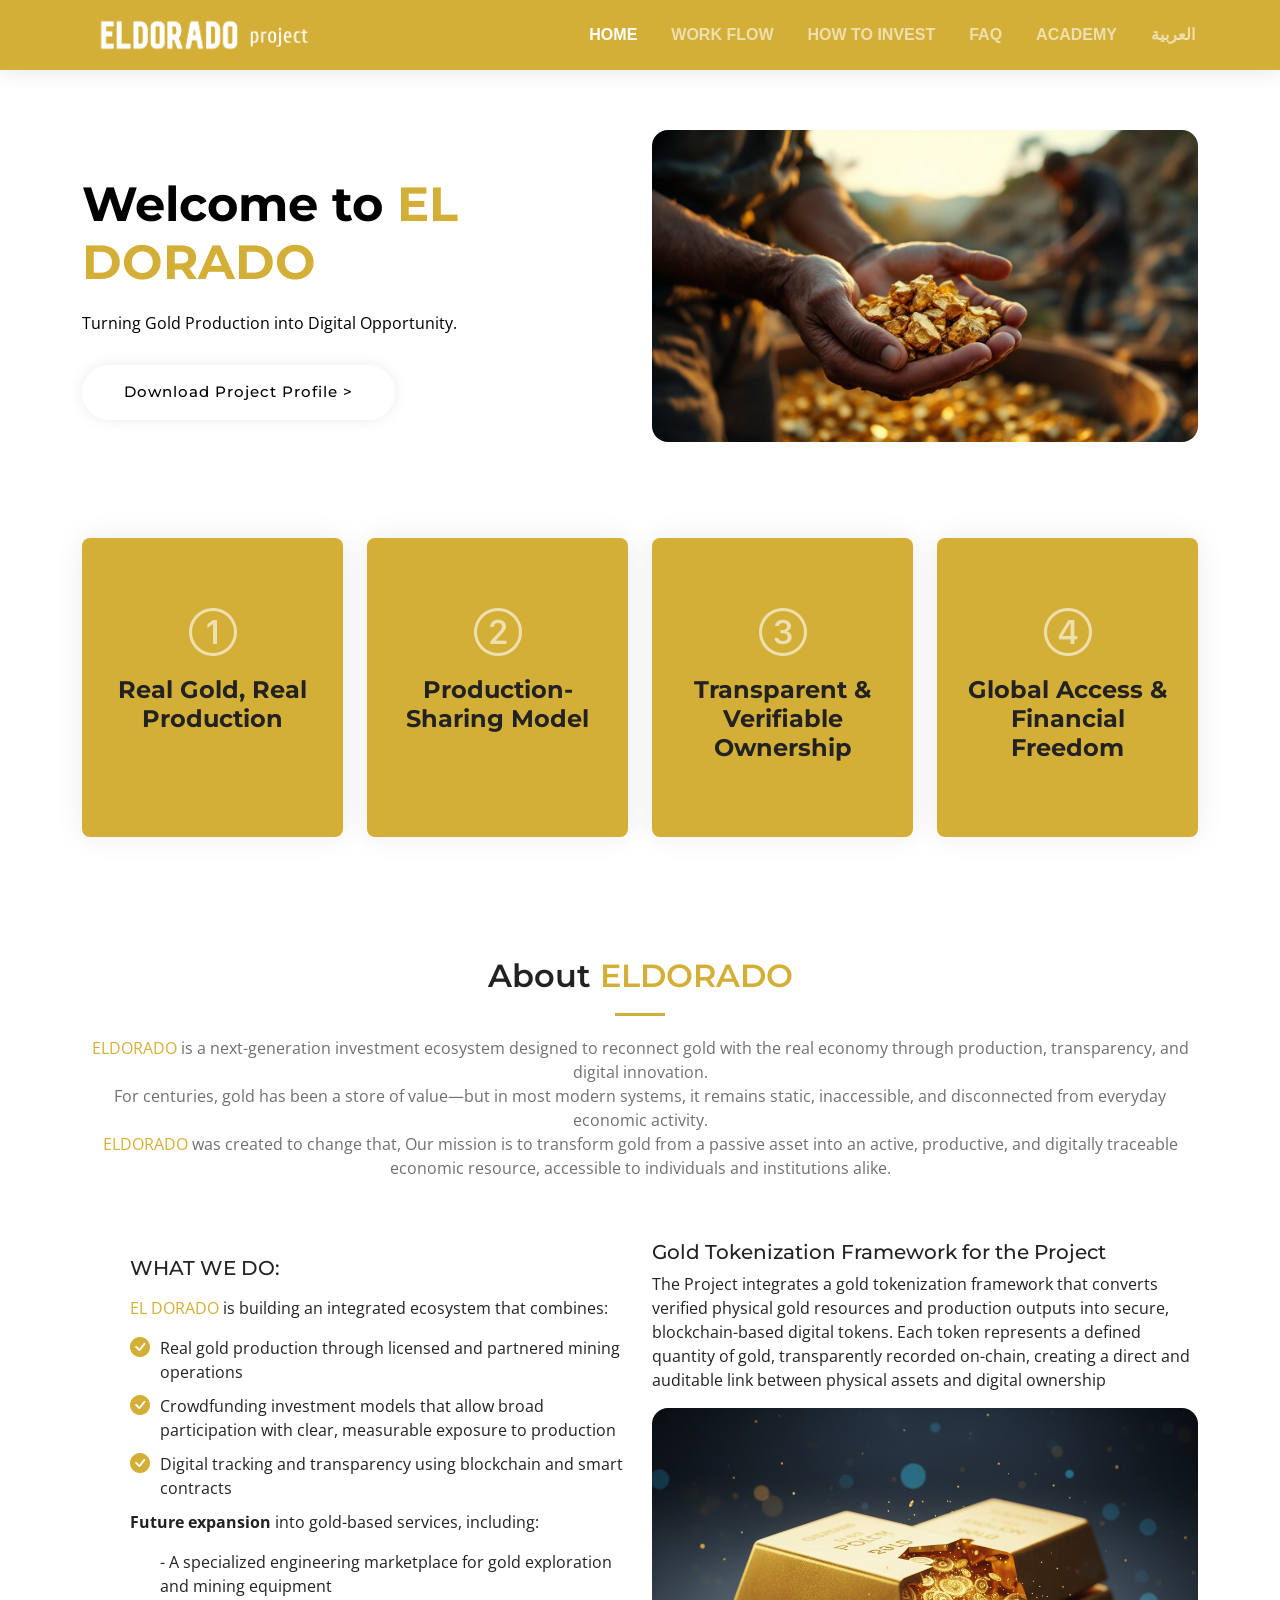
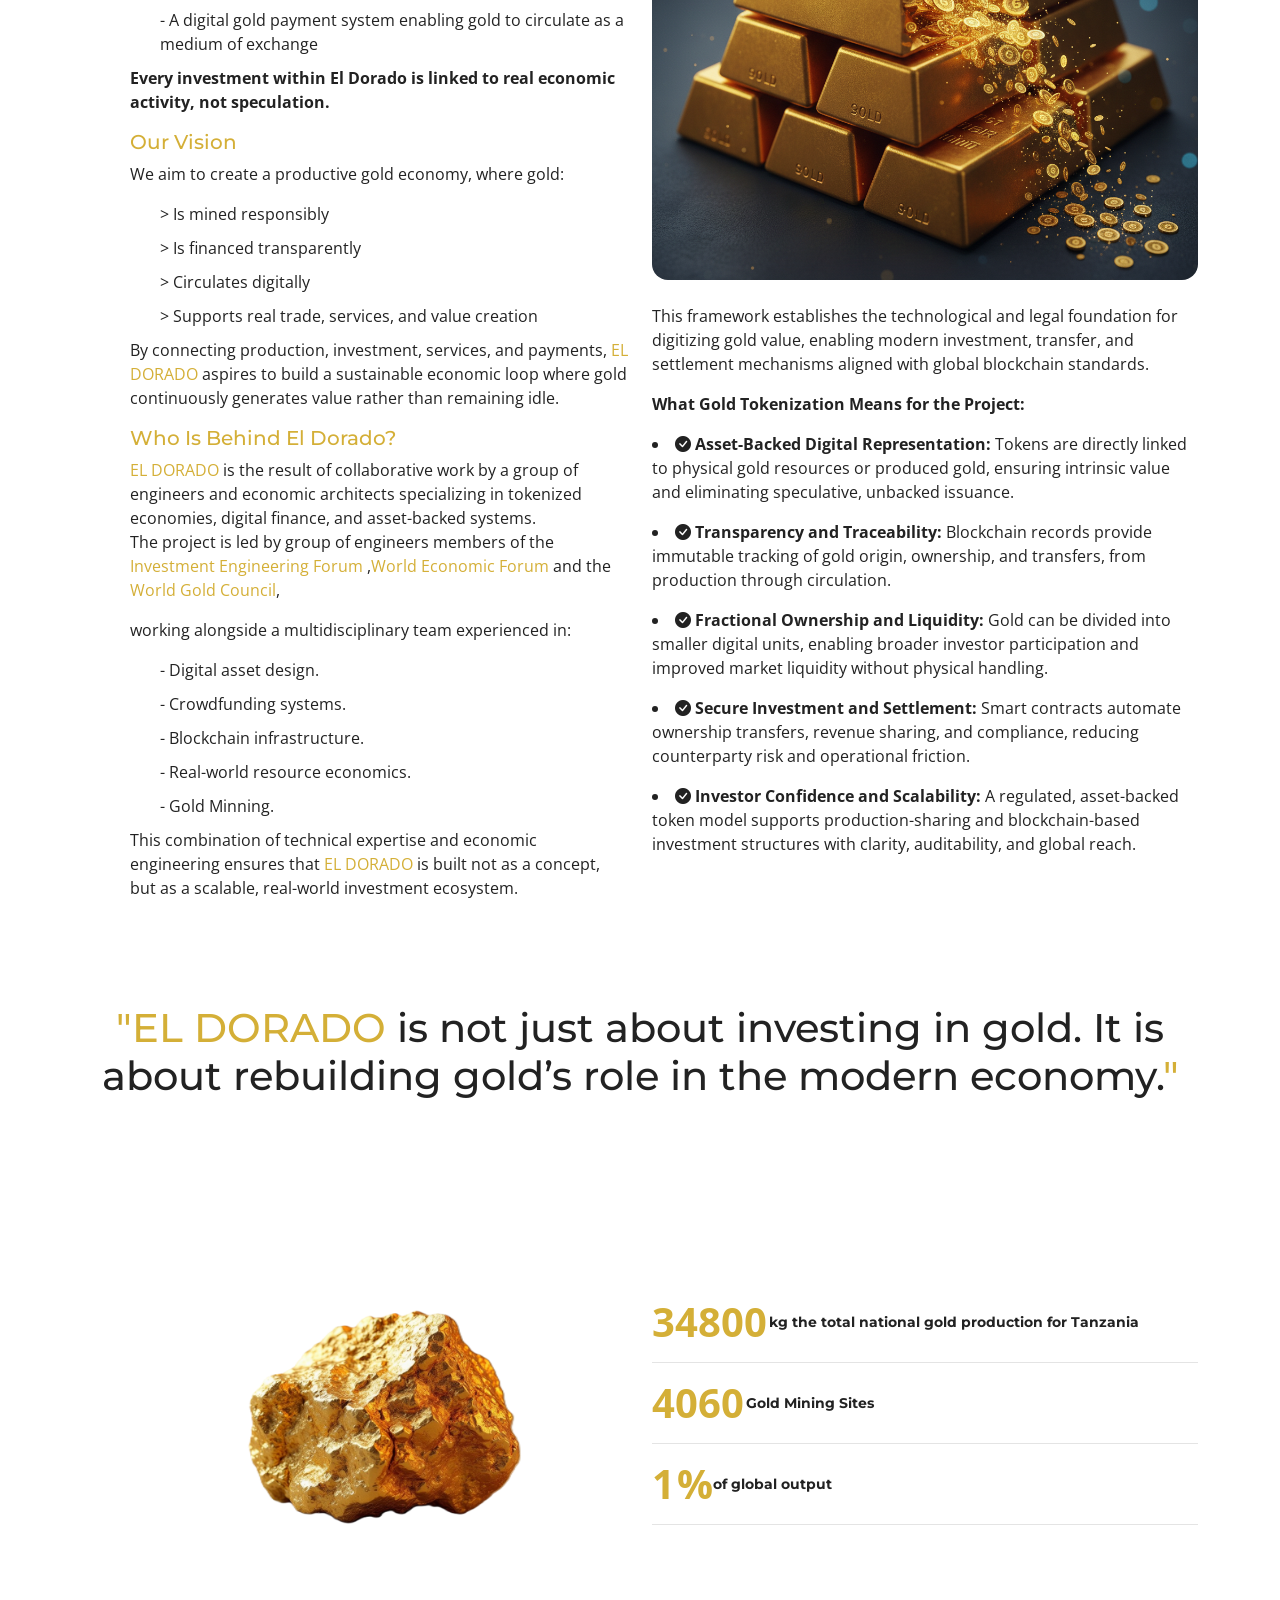
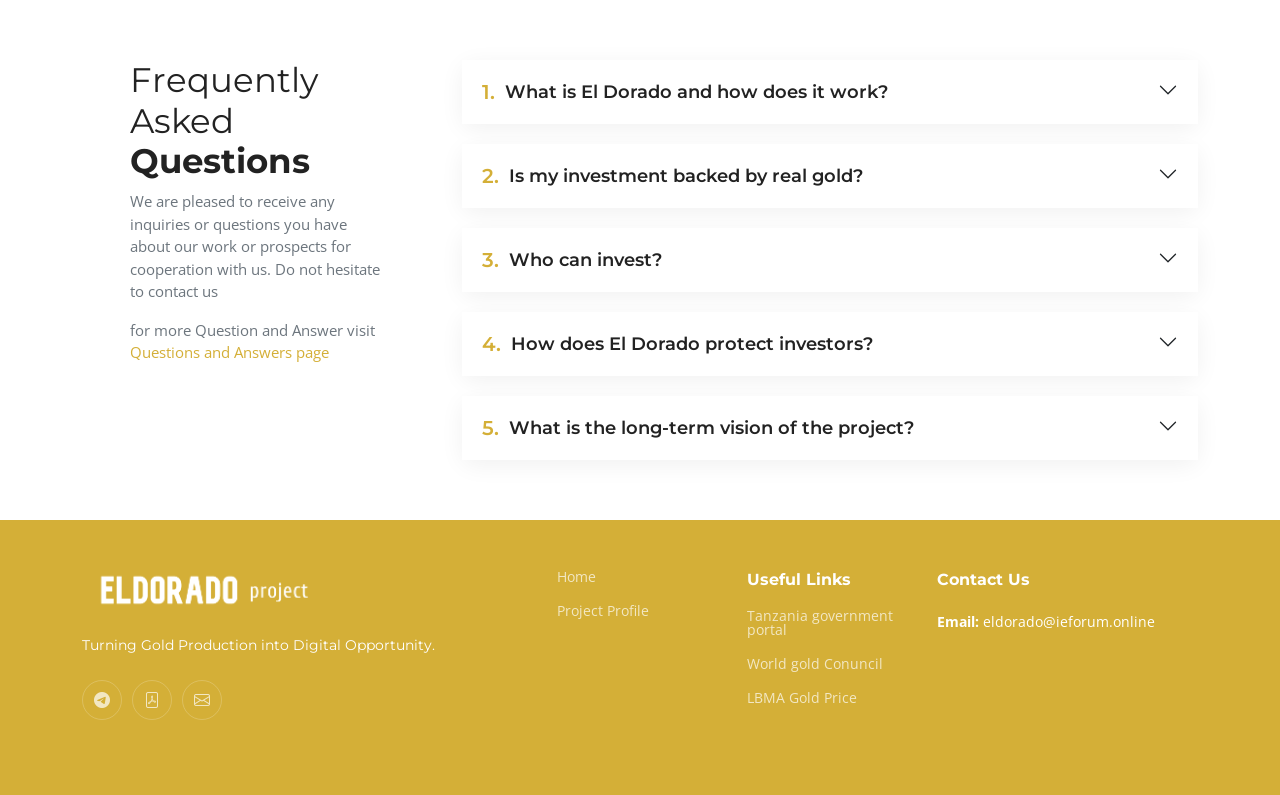
<file: index.html>
<!DOCTYPE html>
<html lang="en">

<head>
  <meta charset="utf-8">
  <meta content="width=device-width, initial-scale=1.0" name="viewport">

<title>ELDORADO Project | Gold-Backed Blockchain Investment Platform</title>

<meta name="description" content="ELDORADO is a gold-backed blockchain investment platform connecting real gold mining production with digital assets. Invest transparently in licensed gold projects supported by blockchain technology.">

<meta name="keywords" content="ELDORADO project, gold backed blockchain, digital gold investment, blockchain gold platform, gold mining investment, asset backed blockchain, gold tokenization">

<meta name="author" content="Investment Engineering Forum (IEFORUM)">

<meta name="robots" content="index, follow">

<meta name="language" content="English">

<!-- Open Graph / Social Sharing -->
<meta property="og:title" content="ELDORADO Project | Gold-Backed Blockchain Investment Platform">
<meta property="og:description" content="ELDORADO is a gold-backed blockchain investment ecosystem connecting real gold mining production with transparent digital assets. Secure, verifiable, and globally accessible.">
<meta property="og:type" content="website">
<meta property="og:url" content="https://eldorado-project.github.io/eldorado">
<meta property="og:image" content="https://eldorado-project.github.io/eldorado/assets/img/image_1.jpg">
<meta property="og:site_name" content="ELDORADO Project">

<link rel="canonical" href="https://eldorado-project.github.io/eldorado">

<script type="application/ld+json">
{
  "@context": "https://schema.org",
  "@type": "InvestmentOrDeposit",
  "name": "ELDORADO Project",
  "description": "ELDORADO is a gold-backed blockchain investment platform linking real gold production with digital assets and transparent investment models.",
  "url": "https://eldorado-project.github.io/eldorado",
  "provider": {
    "@type": "Organization",
    "name": "Investment Engineering Forum (IEFORUM)",
    "url": "https://ieforum.online"
  },
  "additionalType": "https://schema.org/Commodity",
  "currencyAccepted": "USD",
  "areaServed": {
    "@type": "Country",
    "name": "Worldwide"
  }
}
</script>

<!-- Twitter / X Card -->
<meta name="twitter:card" content="summary_large_image">
<meta name="twitter:title" content="ELDORADO Project | Gold-Backed Blockchain Investment">
<meta name="twitter:description" content="ELDORADO is a gold-backed blockchain investment ecosystem linking real gold production with transparent digital assets and global accessibility.">
<meta name="twitter:image" content="https://eldorado-project.github.io/eldorado/assets/img/image_1.jpg">
  <!-- Favicons -->
  <link href="assets/img/favicon.png" rel="shortcut icon" type="image/x-icon">
  <link href="assets/img/apple-touch-icon.png" rel="apple-touch-icon">

  <!-- Google Fonts -->
  <link rel="preconnect" href="https://fonts.googleapis.com">
  <link rel="preconnect" href="https://fonts.gstatic.com" crossorigin>
  <link href="https://fonts.googleapis.com/css2?family=Open+Sans:ital,wght@0,300;0,400;0,500;0,600;0,700;1,300;1,400;1,600;1,700&family=Montserrat:ital,wght@0,300;0,400;0,500;0,600;0,700;1,300;1,400;1,500;1,600;1,700&family=Raleway:ital,wght@0,300;0,400;0,500;0,600;0,700;1,300;1,400;1,500;1,600;1,700&display=swap" rel="stylesheet">

  <!-- Vendor CSS Files -->
  <link href="assets/vendor/bootstrap/css/bootstrap.min.css" rel="stylesheet">
  <link href="assets/vendor/bootstrap-icons/bootstrap-icons.css" rel="stylesheet">
  <link href="assets/vendor/aos/aos.css" rel="stylesheet">
  <link href="assets/vendor/glightbox/css/glightbox.min.css" rel="stylesheet">
  <link href="assets/vendor/swiper/swiper-bundle.min.css" rel="stylesheet">

  <!-- Template Main CSS File -->
  <link href="assets/css/main.css" rel="stylesheet">

  
  <script src="https://www.google.com/recaptcha/api.js" async defer></script>
     <script>
       function onSubmit(token) {
         document.getElementById("demo-form").submit();
       }
     </script>

</head>

<body>

  <!-- ======= Header ======= -->


  <header id="header" class="header d-flex align-items-center">

    <div class="container-fluid container-xl d-flex align-items-center justify-content-between">
      <a href="index.html" class="logo d-flex align-items-center">
        <img src="assets/img/logo-white.png" alt=""> 
      </a>
      <nav id="navbar" class="navbar">
        <ul>
		<li><a href="#hero">HOME</a></li>
        <li><a href="workflow.html" target="_blank">WORK FLOW</a></li>
        <li><a href="instructions.html" target="_blank">HOW TO INVEST</a></li>
        <li><a href="QandA.html" target="_blank">FAQ</a></li>
		<li><a href="academy.html">ACADEMY</a></li>
        <li><a href="./ar/index_ar.html">العربية</a></li>


      <i class="mobile-nav-toggle mobile-nav-show bi bi-list"></i>
      <i class="mobile-nav-toggle mobile-nav-hide d-none bi bi-x"></i>

    </div>
  </header><!-- End Header -->
  <!-- End Header -->

  <!-- ======= Hero Section ======= -->
  <section id="hero" class="hero">
    <div class="container position-relative">
      <div class="row gy-5" data-aos="fade-in">
        <div class="col-lg-6 order-2 order-lg-1 d-flex flex-column justify-content-center text-center text-lg-start">
          <h2>Welcome to <span style="color:#D4AF37;">EL DORADO</span></h2>
          <p>Turning Gold Production into Digital Opportunity.</p>
          <div class="d-flex justify-content-center justify-content-lg-start">
            <a href="downloads/ELDORADO_project_intorduction_EN.pdf" target="_blank" class="btn-get-started">Download Project Profile ></a>
          <!--  <a href="https://www.youtu.be/e1F6iqHulFc" class="glightbox btn-watch-video d-flex align-items-center"><i class="bi bi-play-circle"></i><span>Watch Video</span></a> -->
          </div>
        </div>
        <div class="col-lg-6 order-1 order-lg-2">
          <img src="assets/img/image_1.jpg" class="img-fluid rounded-4 mb-4" alt="Morogoro 22738 licensed gold mining project in Tanzania, blockchain NFT investment" title="Morogoro 22738 Gold Mining Project" data-aos="zoom-out" data-aos-delay="90" >
        </div>
      </div>
    </div>

    <div class="icon-boxes position-relative">
      <div class="container position-relative">
        <div class="row gy-4 mt-5">

          <div class="col-xl-3 col-md-6" data-aos="fade-up" data-aos-delay="100">
            <div class="icon-box">
              <div class="icon"><i class="bi bi-1-circle"></i></div>
              <h4 class="title">Real Gold, Real Production</h4>
            </div>
          </div><!--End Icon Box -->

          <div class="col-xl-3 col-md-6" data-aos="fade-up" data-aos-delay="200">
            <div class="icon-box">
              <div class="icon"><i class="bi bi-2-circle"></i></div>
              <h4 class="title">Production-Sharing Model</h4>
            </div>
          </div><!--End Icon Box -->

          <div class="col-xl-3 col-md-6" data-aos="fade-up" data-aos-delay="300">
            <div class="icon-box">
              <div class="icon"><i class="bi bi-3-circle"></i></div>
              <h4 class="title">Transparent & Verifiable Ownership</h4>
            </div>
          </div><!--End Icon Box -->

          <div class="col-xl-3 col-md-6" data-aos="fade-up" data-aos-delay="500">
            <div class="icon-box">
              <div class="icon"><i class="bi bi-4-circle"></i></div>
              <h4 class="title">Global Access & Financial Freedom</h4>
            </div>
          </div><!--End Icon Box -->

        </div>
      </div>
    </div>

    </div>
  </section>
  <!-- End Hero Section -->

  <main id="main">

    <!-- ======= About Us Section ======= -->
    <section id="about" class="about">
      <div class="container" data-aos="fade-up">

        <div class="section-header">
          <h2>About <span style="color:#D4AF37;">ELDORADO</span></h2>
          <p><span style="color:#D4AF37;">ELDORADO</span> is a next-generation investment ecosystem designed to reconnect gold with the real economy through production, transparency, and digital innovation.</p>
		<p>For centuries, gold has been a store of value—but in most modern systems, it remains static, inaccessible, and disconnected from everyday economic activity.</p>
		<p>	<span style="color:#D4AF37;">ELDORADO</span> was created to change that, Our mission is to transform gold from a passive asset into an active, productive, and digitally traceable economic resource, accessible to individuals and institutions alike.</p>
        </div>

        <div class="row gy-4">
		<div class="col-lg-6">
            <div class="content ps-0 ps-lg-5">
              <p class="fst-italic">
               <h5> WHAT WE DO:</h5>
              </p>
			  <p><span style="color:#D4AF37;">EL DORADO</span> is building an integrated ecosystem that combines:</p>
			  <ul>
				<li><i class="bi bi-check-circle-fill"></i>Real gold production through licensed and partnered mining operations</li>
				<li><i class="bi bi-check-circle-fill"></i>Crowdfunding investment models that allow broad participation with clear, measurable exposure to production</li>
				<li><i class="bi bi-check-circle-fill"></i>Digital tracking and transparency using blockchain and smart contracts</li>
				<p><strong>Future expansion</strong> into gold-based services, including:</p>
				<li>- A specialized engineering marketplace for gold exploration and mining equipment</li>
				<li>- A digital gold payment system enabling gold to circulate as a medium of exchange</li>
				<p><strong>Every investment within El Dorado is linked to real economic activity, not speculation.</strong></p>
				<h5 style="color:#D4AF37;">Our Vision</h5>
				<p>We aim to create a productive gold economy, where gold:</p>
				<ul>
				<li>> Is mined responsibly</li>
				<li>> Is financed transparently</li>
				<li>> Circulates digitally</li>
				<li>> Supports real trade, services, and value creation</li>
				</ul>
				By connecting production, investment, services, and payments, <span style="color:#D4AF37;">EL DORADO</span> aspires to build a sustainable economic loop where gold continuously generates value rather than remaining idle.
              <p>
			  <h5 style="color:#D4AF37;">Who Is Behind El Dorado?</h5>
			  <span style="color:#D4AF37;">EL DORADO</span> is the result of collaborative work by a group of engineers and economic architects specializing in tokenized economies, digital finance, and asset-backed systems.
			<p>The project is led by group of engineers members of the <a href="https://ieforum.online".>Investment Engineering Forum</a> ,<a href="https://weforum.org";>World Economic Forum </a> and the <a href="https://gold.org";>World Gold Council</a>,</p>
			<p>working alongside a multidisciplinary team experienced in:</p>
			<ul>
			<li>- Digital asset design.</li>
			<li>- Crowdfunding systems.</li>
			<li>- Blockchain infrastructure.</li>
			<li>- Real-world resource economics.</li>
			<li>- Gold Minning.</li>
			</ul>
			<p>This combination of technical expertise and economic engineering ensures that <span style="color:#D4AF37;">EL DORADO</span> is built not as a concept, but as a scalable, real-world investment ecosystem.</p>
              </p>
				
            </div>
          </div>
          <div class="col-lg-6">
		  <h5>Gold Tokenization Framework for the Project</h5>
            <p>The Project integrates a gold tokenization framework that converts verified physical gold resources and production outputs into secure, blockchain-based digital tokens. Each token represents a defined quantity of gold, transparently recorded on-chain, creating a direct and auditable link between physical assets and digital ownership</p>
            <img src="assets/img/about.png" class="img-fluid rounded-4 mb-4" alt="Morogoro 22738 license for gold mining project in Tanzania, Morogoro">
			<p>This framework establishes the technological and legal foundation for digitizing gold value, enabling modern investment, transfer, and settlement mechanisms aligned with global blockchain standards.</p>
            <p><strong>What Gold Tokenization Means for the Project:</strong></p>
<p><li><i class="bi bi-check-circle-fill"></i><b> Asset-Backed Digital Representation:</b>  Tokens are directly linked to physical gold resources or produced gold, ensuring intrinsic value and eliminating speculative, unbacked issuance.</p>
<p><li><i class="bi bi-check-circle-fill"></i><b> Transparency and Traceability:</b> Blockchain records provide immutable tracking of gold origin, ownership, and transfers, from production through circulation.</p>
<p><li><i class="bi bi-check-circle-fill"></i><b> Fractional Ownership and Liquidity:</b> Gold can be divided into smaller digital units, enabling broader investor participation and improved market liquidity without physical handling.</p>
<p><li><i class="bi bi-check-circle-fill"></i><b> Secure Investment and Settlement:</b> Smart contracts automate ownership transfers, revenue sharing, and compliance, reducing counterparty risk and operational friction.</p>
<p><li><i class="bi bi-check-circle-fill"></i><b> Investor Confidence and Scalability:</b> A regulated, asset-backed token model supports production-sharing and blockchain-based investment structures with clarity, auditability, and global reach.</p>

		  </div>
	          <p><br><h1><center><span style="color:#D4AF37;">"EL DORADO</span> is not just about investing in gold.
It is about rebuilding gold’s role in the modern economy.<span style="color:#D4AF37;">"</span></center></h1></p>
        </div>

      </div>
    </section><!-- End About Us Section -->

   
    <!-- ======= Stats Counter Section ======= -->
    <section id="stats-counter" class="stats-counter">
      <div class="container" data-aos="fade-up">

        <div class="row gy-4 align-items-center">

          <div class="col-lg-6">
            <img src="assets/img/subimage.png" alt="Gold mining site in Morogoro, Tanzania" width="800px;" class="img-fluid">
          </div>

          <div class="col-lg-6">

            <div class="stats-item d-flex align-items-center">
                
              <span data-purecounter-start="0" data-purecounter-end="60000" data-purecounter-duration="1" class="purecounter"></span>
              <p><strong>kg the total national gold production for Tanzania</strong></p>
            </div><!-- End Stats Item -->

            <div class="stats-item d-flex align-items-center">
              <span data-purecounter-start="0" data-purecounter-end="7000" data-purecounter-duration="1" class="purecounter"></span>
              <p><strong>Gold Mining Sites</strong></p>
            </div><!-- End Stats Item -->

            <div class="stats-item d-flex align-items-center">
              <span data-purecounter-start="0" data-purecounter-end="2" data-purecounter-duration="1" class="purecounter"></span>
             <span>%</span><p><strong> of global output</strong> </p>
            </div><!-- End Stats Item -->

          </div>

        </div>

      </div>
    </section><!-- End Stats Counter Section -->

   
            </div>
          </div><!-- End Service Item -->


        </div>

      </div>
    </section><!-- End Our Services Section -->

    

    <!-- ======= Frequently Asked Questions Section ======= -->
    <section id="faq" class="faq">
      <div class="container" data-aos="fade-up">

        <div class="row gy-4">

          <div class="col-lg-4">
            <div class="content px-xl-5">
              <h3>Frequently Asked <strong>Questions</strong></h3>
              <p>
                We are pleased to receive any inquiries or questions you have about our work or prospects for cooperation with us. Do not hesitate to contact us
              </p>
			  <p>for more Question and Answer visit <a target="_blank" href="QandA.html">Questions and Answers page</a>
            </div>
          </div>

          <div class="col-lg-8">

            <div class="accordion accordion-flush" id="faqlist" data-aos="fade-up" data-aos-delay="100">

              <div class="accordion-item">
                <h3 class="accordion-header">
                  <button class="accordion-button collapsed" type="button" data-bs-toggle="collapse" data-bs-target="#faq-content-1">
                    <span class="num">1.</span>
                    What is El Dorado and how does it work?
                  </button>
                </h3>
                <div id="faq-content-1" class="accordion-collapse collapse" data-bs-parent="#faqlist">
                  <div class="accordion-body">
                    <span style="color:#D4AF37;">EL DORADO</span> is an integrated investment ecosystem focused on gold. It allows individuals and institutions to participate in gold production through a transparent crowdfunding model, where investments are linked to real mining operations and tracked digitally.
                  </div>
                </div>
              </div><!-- # Faq item-->

              <div class="accordion-item">
                <h3 class="accordion-header">
                  <button class="accordion-button collapsed" type="button" data-bs-toggle="collapse" data-bs-target="#faq-content-2">
                    <span class="num">2.</span>
                    Is my investment backed by real gold?
                  </button>
                </h3>
                <div id="faq-content-2" class="accordion-collapse collapse" data-bs-parent="#faqlist">
                  <div class="accordion-body">
                    Yes. Investments in <span style="color:#D4AF37;">EL DORADO</span> are connected to actual gold mining projects and real production activities. The project focuses on linking digital records to tangible economic output rather than speculative assets.
                  </div>
                </div>
              </div><!-- # Faq item-->

              <div class="accordion-item">
                <h3 class="accordion-header">
                  <button class="accordion-button collapsed" type="button" data-bs-toggle="collapse" data-bs-target="#faq-content-3">
                    <span class="num">3.</span>
                    Who can invest?
                  </button>
                </h3>
                <div id="faq-content-3" class="accordion-collapse collapse" data-bs-parent="#faqlist">
                  <div class="accordion-body">
                    <span style="color:#D4AF37;">EL DORADO</span> is designed for both individual and institutional investors. Participation levels vary depending on the investment category, allowing small investors to enter alongside larger strategic partners.
                  </div>
                </div>
              </div><!-- # Faq item-->

              <div class="accordion-item">
                <h3 class="accordion-header">
                  <button class="accordion-button collapsed" type="button" data-bs-toggle="collapse" data-bs-target="#faq-content-4">
                    <span class="num">4.</span>
                    How does El Dorado protect investors?
                  </button>
                </h3>
                <div id="faq-content-4" class="accordion-collapse collapse" data-bs-parent="#faqlist">
                  <div class="accordion-body">
                    Investor protection is built into the structure of the project through clear investment terms, predefined participation rules, digital tracking, and controlled execution mechanisms designed to ensure transparency and accountability.
                  </div>
                </div>
              </div><!-- # Faq item-->

              <div class="accordion-item">
                <h3 class="accordion-header">
                  <button class="accordion-button collapsed" type="button" data-bs-toggle="collapse" data-bs-target="#faq-content-5">
                    <span class="num">5.</span>
                    What is the long-term vision of the project?
                  </button>
                </h3>
                <div id="faq-content-5" class="accordion-collapse collapse" data-bs-parent="#faqlist">
                  <div class="accordion-body">
                    Beyond crowdfunding mining projects, <span style="color:#D4AF37;">EL DORADO</span> aims to build a full gold-based economic ecosystem, including a specialized marketplace for mining equipment and a digital gold payment system that enables gold to circulate as an active economic asset.
                  </div>
                </div>
              </div><!-- # Faq item-->

            </div>

          </div>
        </div>

      </div>
    </section><!-- End Frequently Asked Questions Section -->

   

  </main><!-- End #main -->

  <!-- ======= Footer ======= -->
  <footer id="footer" class="footer">

    <div class="container">
      <div class="row gy-4">
        <div class="col-lg-5 col-md-12 footer-info">
          <a href="index.html" class="logo d-flex align-items-center">
            
              <img src="assets/img/logo-white.png" alt="Morogoro Project 22738"> 
            
          </a>
          <p>Turning Gold Production into Digital Opportunity.</p>
          <div class="social-links d-flex mt-4">
            <a href="https://t.me/eldorado_projects" target="_blank" class="twitter"><i class="bi bi-telegram"></i></a>
            <a href="downloads/ELDORADO_project_intorduction_EN.pdf" target="_blank" class="facebook"><i class="bi bi-file-pdf"></i></a>
            <a href="mailto:eldorado@ieforum.online" class="instagram"><i class="bi bi-envelope"></i></a>
          </div>
        </div>

        <div class="col-lg-2 col-6 footer-links">
          <ul>
            <li><a href="#hero">Home</a></li>
            <li><a href="downloads/ELDORADO_project_intorduction_EN.pdf" target="_blank">Project Profile </a></li>
          </ul>
        </div>

        <div class="col-lg-2 col-6 footer-links">
          <h4>Useful Links </h4>
          <ul>
            <li><a href="https://portal.madini.go.tz" target="_blank" >Tanzania government portal</a></li>
            <li><a href="https://gold.org" target="_blank">World gold Conuncil</a></li>
            <li><a href="https://www.lbma.org.uk/prices-and-data/lbma-gold-price?utm_source=chatgpt.com" target="_blank">LBMA Gold Price</a></li>
          </ul>
        </div>

        <div class="col-lg-3 col-md-12 footer-contact text-center text-md-start">
          <h4>Contact Us</h4>
          <p>

            <!-- <strong>Phone:</strong> +1 5589 55488 55<br> -->
            <strong>Email:</strong><a href="mailto:eldorado@ieforum.online" style="color:white;"> eldorado@ieforum.online<br></a>
          </p>

        </div>

      </div>
    </div>

 

  </footer><!-- End Footer -->
  <!-- End Footer -->

  <a href="#" class="scroll-top d-flex align-items-center justify-content-center"><i class="bi bi-arrow-up-short"></i></a>

  <div id="preloader"></div>

  <!-- Vendor JS Files -->
  <script src="assets/vendor/bootstrap/js/bootstrap.bundle.min.js"></script>
  <script src="assets/vendor/aos/aos.js"></script>
  <script src="assets/vendor/glightbox/js/glightbox.min.js"></script>
  <script src="assets/vendor/purecounter/purecounter_vanilla.js"></script>
  <script src="assets/vendor/swiper/swiper-bundle.min.js"></script>
  <script src="assets/vendor/isotope-layout/isotope.pkgd.min.js"></script>
  <script src="assets/vendor/php-email-form/validate.js"></script>

  <!-- Template Main JS File -->
  <script src="assets/js/main.js"></script>
<script type="application/ld+json">
{
  "@context": "https://schema.org",
  "@type": "FAQPage",
  "mainEntity": [
    {
      "@type": "Question",
      "name": "What does buying a Morogoro Gold NFT give me?",
      "acceptedAnswer": {
        "@type": "Answer",
        "text": "Each NFT represents a proportional share of actual gold production from the Morogoro – 22738 mine over a five-year period. NFT holders receive 40% of the total gold output, distributed proportionally according to their NFT holdings."
      }
    },
    {
      "@type": "Question",
      "name": "How is the value of my NFT determined, and is it guaranteed?",
      "acceptedAnswer": {
        "@type": "Answer",
        "text": "The NFT’s value is linked to actual gold production and prevailing gold market prices. One USD 100 NFT could correspond to approximately 13.7 grams of gold over five years. This is not a guaranteed return; actual outcomes depend on operational performance, realized production, and gold price fluctuations."
      }
    },
    {
      "@type": "Question",
      "name": "Why use NFTs instead of traditional investment methods like equity or bonds?",
      "acceptedAnswer": {
        "@type": "Answer",
        "text": "NFTs provide a non-dilutive funding mechanism, allowing the mine to retain full operational control while giving investors direct exposure to gold production. Benefits include blockchain transparency, fractional ownership, global accessibility, tradability on OpenSea, and alignment with actual production rather than company performance."
      }
    },
    {
      "@type": "Question",
      "name": "What risks should investors be aware of?",
      "acceptedAnswer": {
        "@type": "Answer",
        "text": "Key risks include geological uncertainty (actual reserves may differ from initial estimates), operational challenges (delays or equipment issues), and gold price volatility (market fluctuations affecting economic value)."
      }
    },
    {
      "@type": "Question",
      "name": "How are NFT distributions handled and tracked?",
      "acceptedAnswer": {
        "@type": "Answer",
        "text": "Gold allocated to NFT holders is distributed proportionally according to their holdings. All production, allocation, and payout data are recorded on blockchain, ensuring transparency, immutability, and auditability. NFTs are tradable on OpenSea, offering liquidity and flexibility."
      }
    }
  ]
}
</script>
</body>


</html>
</file>
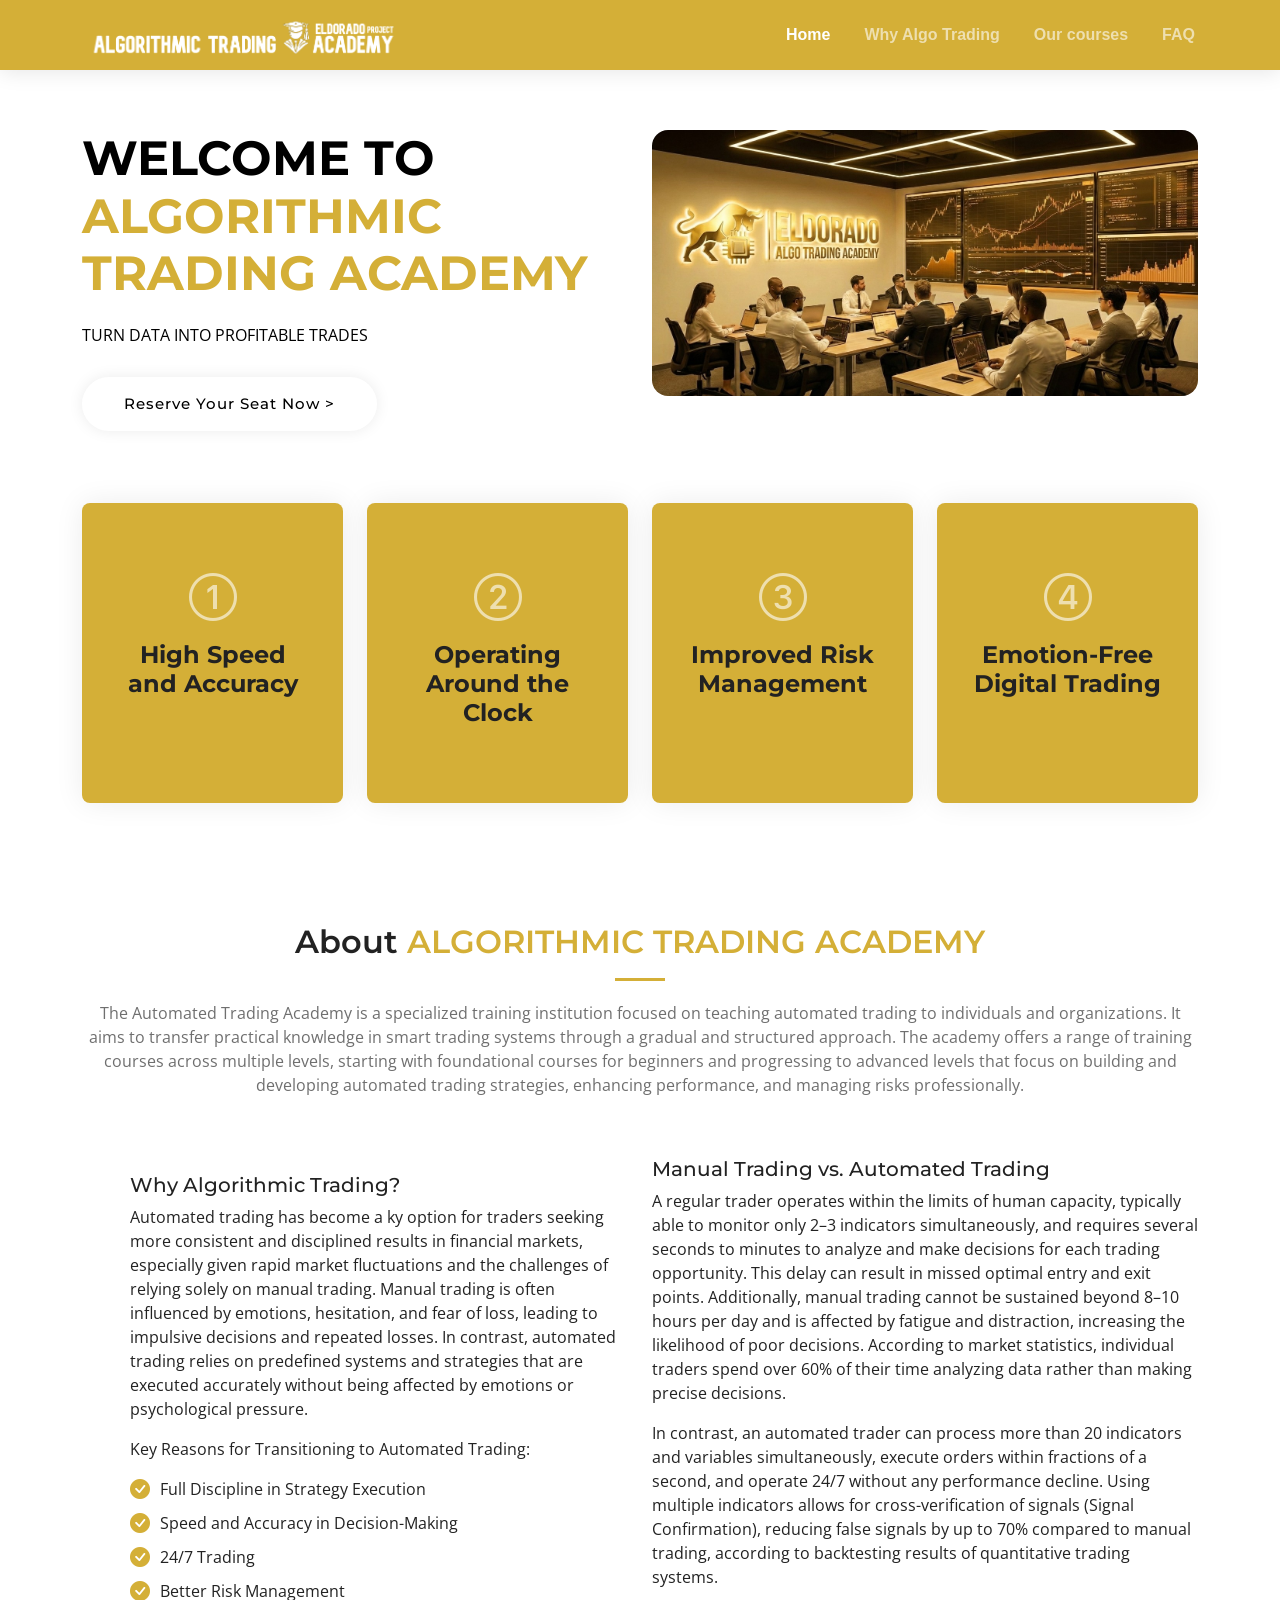
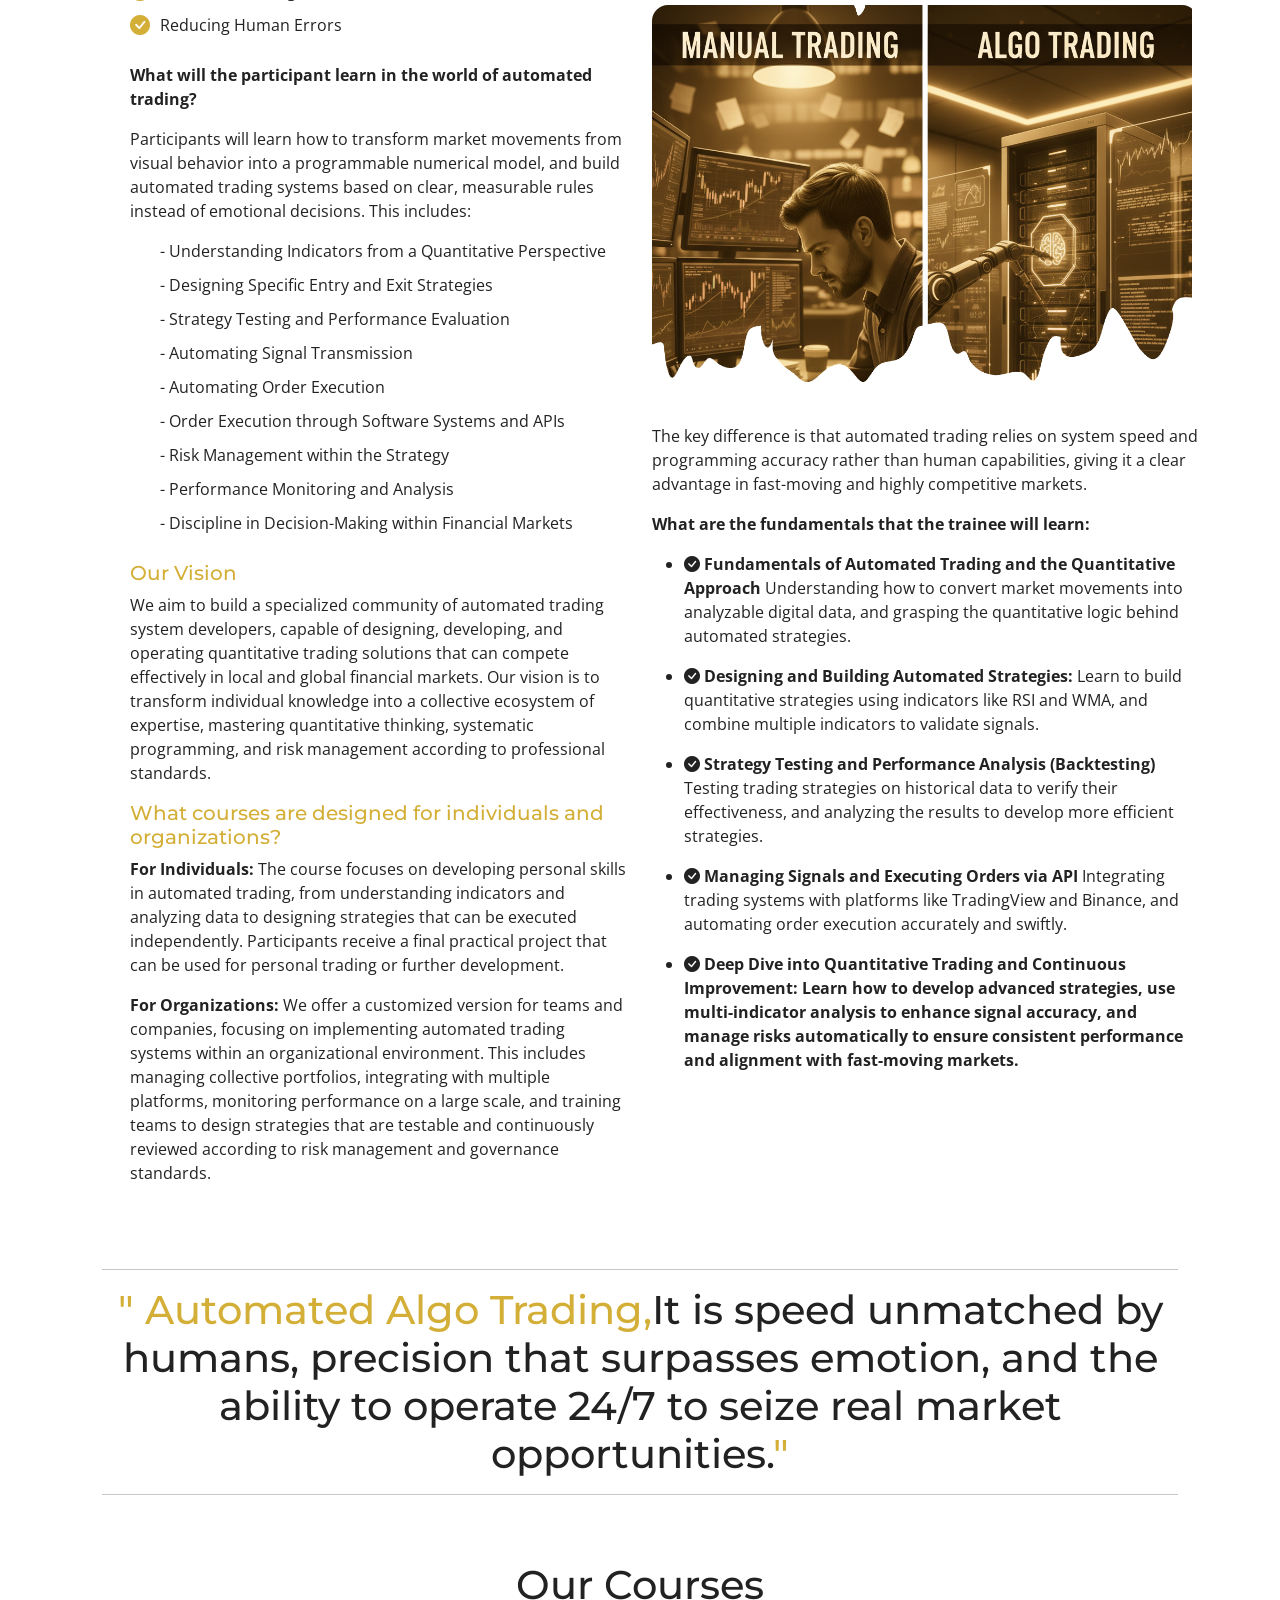
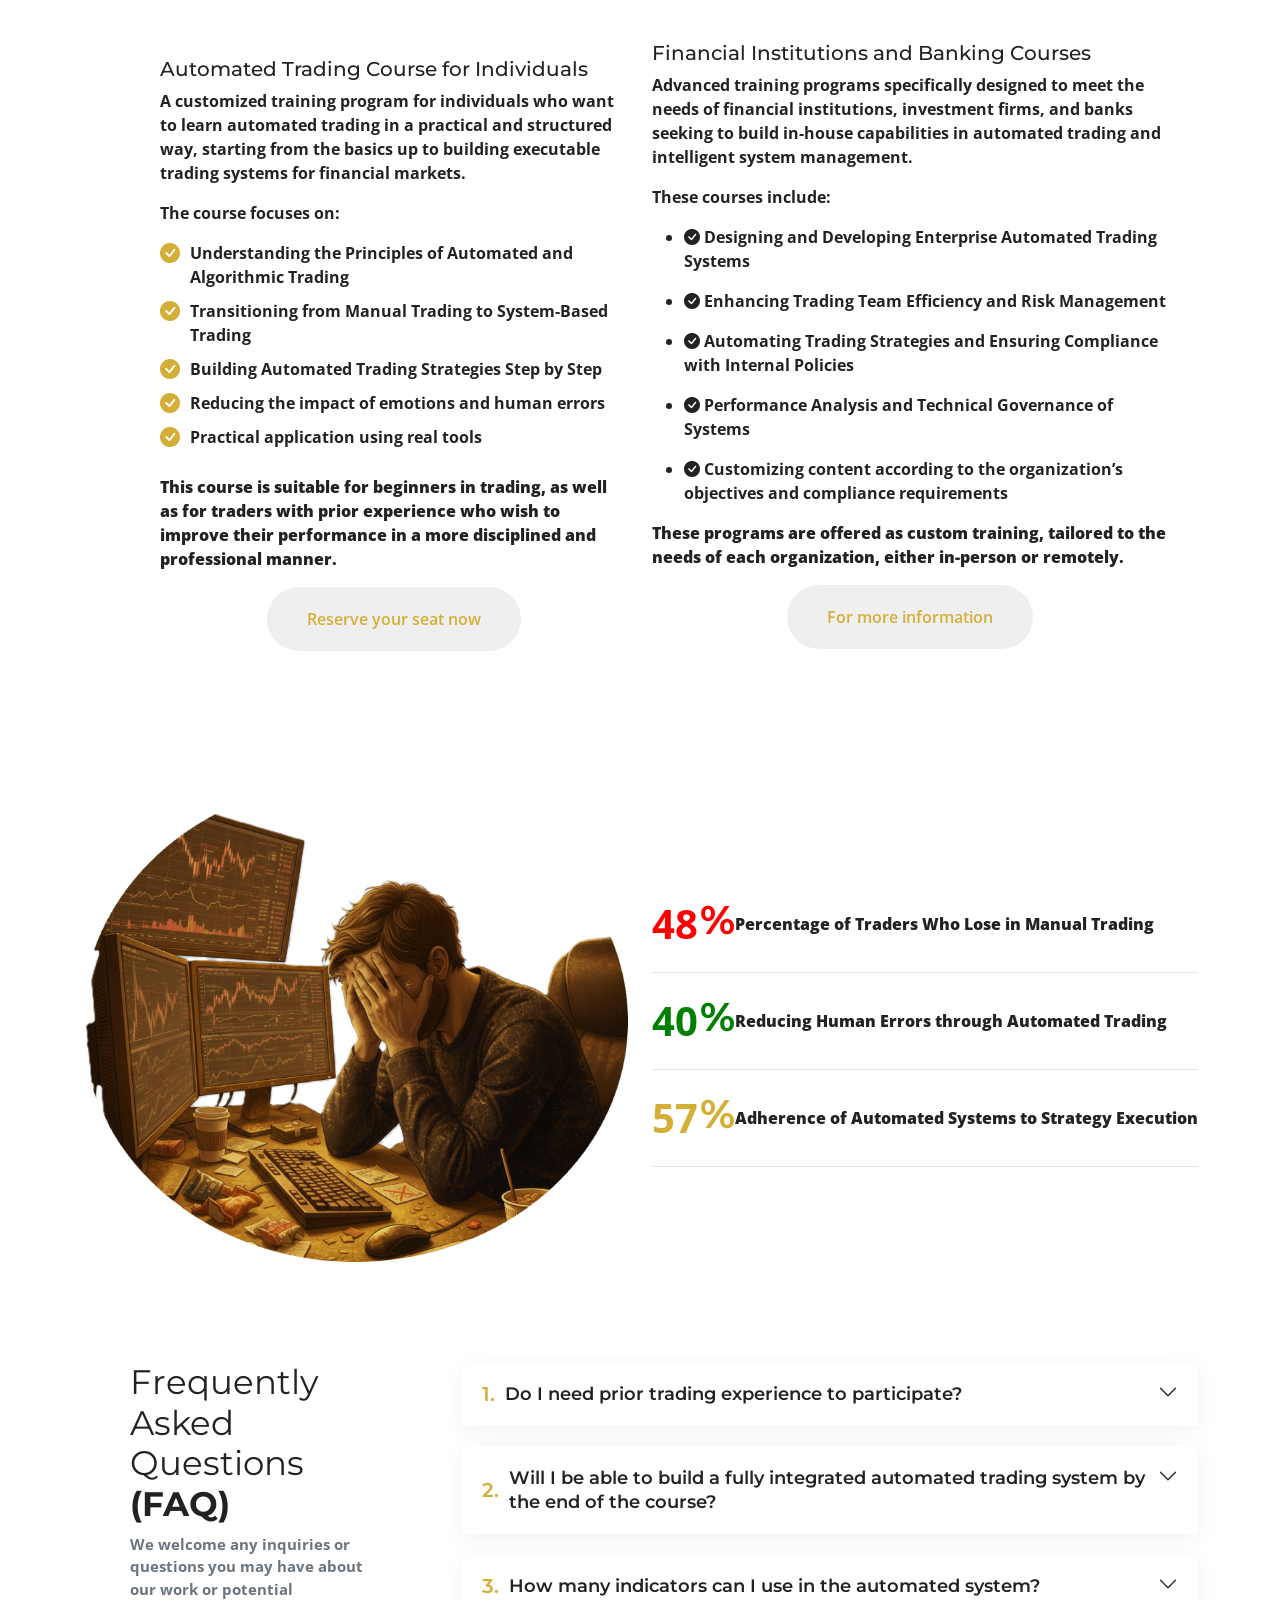
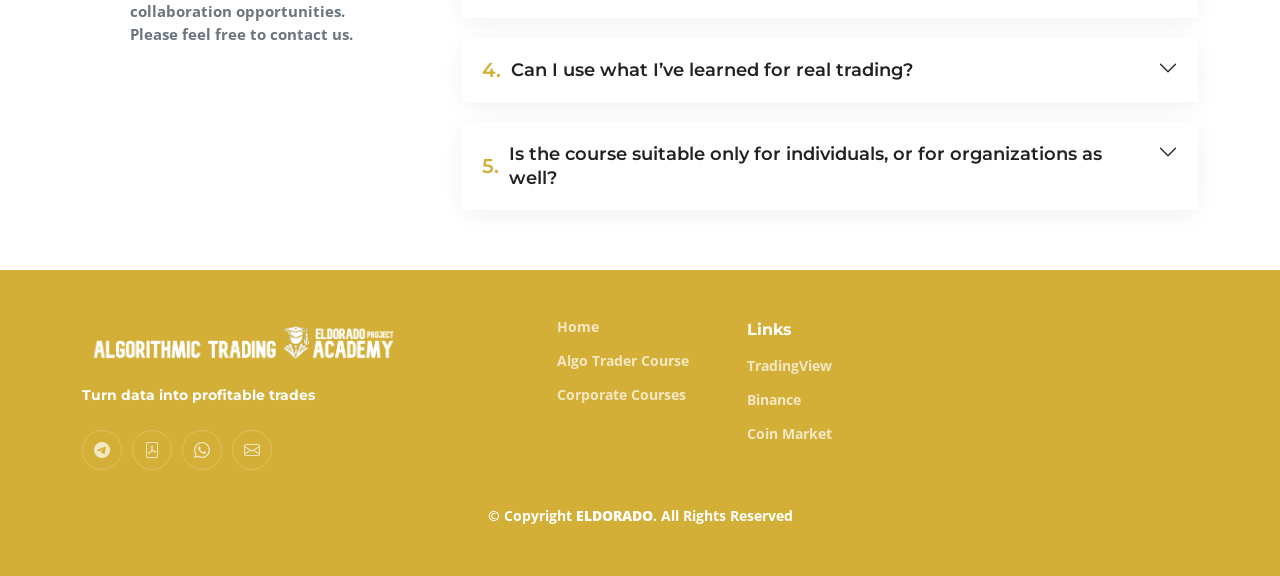
<file: academy.html>
<!DOCTYPE html>
<html lang="en">

<head>
  <meta charset="utf-8">
  <meta content="width=device-width, initial-scale=1.0" name="viewport">

  <title>ELDORADO | ALGORITHMIC TRADING ACADEMY</title>
<meta name="description" content="The Morogoro 22738 Project is a licensed gold mining initiative in Tanzania combining real gold production with blockchain-based production-sharing NFTs. Invest in transparent, verifiable digital gold backed by physical mining operations.">
<meta name="keywords" content="Morogoro gold project, Tanzania gold mining, gold backed NFTs, digital gold investment, blockchain gold, production sharing NFT, licensed gold mine Tanzania">
<meta name="author" content="Investment Engineering Forum (IEFORUM)">
<meta name="robots" content="index, follow">
<meta name="language" content="English">
<meta name="description" content="إلدورادو هو منصة استثمارية مدعومة بالذهب تجمع بين الإنتاج الفعلي للذهب والأصول الرقمية. استثمر بشفافية في مشاريع ذهب مرخصة مدعومة بتقنية البلوكشين.">

<meta name="keywords" content="مشروع إلدورادو, بلوكشين مدعوم بالذهب, الاستثمار في الذهب الرقمي, منصة بلوكشين للذهب, استثمار تعدين الذهب, بلوكشين مدعوم بالأصول, ترميز الذهب">

<meta name="author" content="منتدى هندسة الاستثمار (IEFORUM)">

<meta name="robots" content="index, follow">

<meta name="language" content="Arabic">

<!-- Open Graph / Social Sharing -->
<meta property="og:title" content="مشروع إلدورادو | منصة استثمارية مدعومة بالذهب والبلوكشين">
<meta property="og:description" content="إلدورادو هو نظام استثماري مدعوم بالذهب يربط الإنتاج الفعلي للذهب بالأصول الرقمية الشفافة. آمن، قابل للتحقق، ومتاحة عالميًا.">
<meta property="og:type" content="website">
<meta property="og:url" content="https://ieforum.online/eldorado">
<meta property="og:image" content="https://ieforum.online/eldorado/assets/img/image_1.jpg">
<meta property="og:site_name" content="مشروع إلدورادو">

<link rel="canonical" href="https://ieforum.online/eldorado">

<script type="application/ld+json">
{
  "@context": "https://schema.org",
  "@type": "InvestmentOrDeposit",
  "name": "مشروع إلدورادو",
  "description": "إلدورادو هو منصة استثمارية مدعومة بالذهب تربط الإنتاج الفعلي للذهب بالأصول الرقمية ونماذج استثمار شفافة.",
  "url": "https://ieforum.online/eldorado",
  "provider": {
    "@type": "Organization",
    "name": "منتدى هندسة الاستثمار (IEFORUM)",
    "url": "https://ieforum.online"
  },
  "additionalType": "https://schema.org/Commodity",
  "currencyAccepted": "USD",
  "areaServed": {
    "@type": "Country",
    "name": "Worldwide"
  }
}
</script>

<!-- Twitter / X Card -->
<meta name="twitter:card" content="summary_large_image">
<meta name="twitter:title" content="مشروع إلدورادو | استثمار مدعوم بالذهب والبلوكشين">
<meta name="twitter:description" content="إلدورادو هو نظام استثماري مدعوم بالذهب يربط الإنتاج الفعلي للذهب بالأصول الرقمية الشفافة والوصول العالمي.">
<meta name="twitter:image" content="https://ieforum.online/eldorado/assets/img/image_1.jpg">

  <!-- Favicons -->
  <link href="assets/img/a_favicon.png" rel="shortcut icon" type="image/x-icon">
  <link href="assets/img/apple-touch-icon.png" rel="apple-touch-icon">

  <!-- Google Fonts -->
  <link rel="preconnect" href="https://fonts.googleapis.com">
  <link rel="preconnect" href="https://fonts.gstatic.com" crossorigin>
  <link href="https://fonts.googleapis.com/css2?family=Open+Sans:ital,wght@0,300;0,400;0,500;0,600;0,700;1,300;1,400;1,600;1,700&family=Montserrat:ital,wght@0,300;0,400;0,500;0,600;0,700;1,300;1,400;1,500;1,600;1,700&family=Raleway:ital,wght@0,300;0,400;0,500;0,600;0,700;1,300;1,400;1,500;1,600;1,700&display=swap" rel="stylesheet">
  <link rel="preconnect" href="https://fonts.googleapis.com">
  <link rel="preconnect" href="https://fonts.gstatic.com" crossorigin>
  <link href="https://fonts.googleapis.com/css2?family=Cairo:wght@300;400;600;700&display=swap" rel="stylesheet">

  <!-- Vendor CSS Files -->
  <link href="assets/vendor/bootstrap/css/bootstrap.min.css" rel="stylesheet">
  <link href="assets/vendor/bootstrap-icons/bootstrap-icons.css" rel="stylesheet">
  <link href="assets/vendor/aos/aos.css" rel="stylesheet">
  <link href="assets/vendor/glightbox/css/glightbox.min.css" rel="stylesheet">
  <link href="assets/vendor/swiper/swiper-bundle.min.css" rel="stylesheet">

  <!-- Template Main CSS File -->
  <link href="assets/css/a_main.css" rel="stylesheet">

  
  <script src="https://www.google.com/recaptcha/api.js" async defer></script>
     <script>
       function onSubmit(token) {
         document.getElementById("demo-form").submit();
       }
     </script>
<link rel="preconnect" href="https://fonts.googleapis.com">
<link rel="preconnect" href="https://fonts.gstatic.com" crossorigin>
<link href="https://fonts.googleapis.com/css2?family=Cairo:wght@300;400;500;600;700&display=swap" rel="stylesheet">

</head>

<body>

  <!-- ======= Header ======= -->


  <header id="header" class="header d-flex align-items-center">

    <div class="container-fluid container-xl d-flex align-items-center justify-content-between">
      <a href="index.html" class="logo d-flex align-items-center">
        <img src="assets/img/a_logo-white.png" alt=""> 
      </a>
      <nav id="navbar" class="navbar">
        <ul>
		<li><a href="#hero">Home</a></li>
        <li><a href="#why">Why Algo Trading</a></li>
		<li><a href="#courses" >Our courses</a></li>
		<li><a href="#faq">FAQ</a></li>
		<!-- <li><a href="index.html">English</a></li> -->



      <i class="mobile-nav-toggle mobile-nav-show bi bi-list"></i>
      <i class="mobile-nav-toggle mobile-nav-hide d-none bi bi-x"></i>

    </div>
  </header><!-- End Header -->
  <!-- End Header -->

  <!-- ======= Hero Section ======= -->
  <section id="hero" class="hero">
    <div class="container position-relative">
      <div class="row gy-5" data-aos="fade-in">
        <div class="col-lg-6 order-2 order-lg-1 d-flex flex-column justify-content-center text-center text-lg-start">
          <h2>WELCOME TO <span style="color:#D4AF37;">ALGORITHMIC TRADING ACADEMY</span></h2>
          <p>TURN DATA INTO PROFITABLE TRADES</p>
          <div class="d-flex justify-content-center justify-content-lg-start">
            <a href="https://docs.google.com/forms/d/e/1FAIpQLSevcKmVDYAKgF-_lldKQPDUDUGGMvukPwUxX39vCBBilPDmgA/viewform?usp=dialog" target="_blank" class="btn-get-started">Reserve Your Seat Now ></a>
          <!--  <a href="https://www.youtu.be/e1F6iqHulFc" class="glightbox btn-watch-video d-flex align-items-center"><i class="bi bi-play-circle"></i><span>Watch Video</span></a> -->
          </div>
        </div>
        <div class="col-lg-6 order-1 order-lg-2">
          <img src="assets/img/a_image_1.jpg" class="img-fluid rounded-4 mb-4" alt="" title="" data-aos="zoom-out" data-aos-delay="90" >
        </div>
      </div>
    </div>

    <div class="icon-boxes position-relative">
      <div class="container position-relative">
        <div class="row gy-4 mt-5">

          <div class="col-xl-3 col-md-6" data-aos="fade-up" data-aos-delay="100">
            <div class="icon-box">
              <div class="icon"><i class="bi bi-1-circle"></i></div>
              <h4 class="title">High Speed and Accuracy</h4>
            </div>
          </div><!--End Icon Box -->

          <div class="col-xl-3 col-md-6" data-aos="fade-up" data-aos-delay="200">
            <div class="icon-box">
              <div class="icon"><i class="bi bi-2-circle"></i></div>
              <h4 class="title">Operating Around the Clock</h4>
            </div>
          </div><!--End Icon Box -->

          <div class="col-xl-3 col-md-6" data-aos="fade-up" data-aos-delay="300">
            <div class="icon-box">
              <div class="icon"><i class="bi bi-3-circle"></i></div>
              <h4 class="title">Improved Risk Management</h4>
            </div>
          </div><!--End Icon Box -->

          <div class="col-xl-3 col-md-6" data-aos="fade-up" data-aos-delay="500">
            <div class="icon-box">
              <div class="icon"><i class="bi bi-4-circle"></i></div>
              <h4 class="title">Emotion-Free Digital Trading</h4>
            </div>
          </div><!--End Icon Box -->

        </div>
      </div>
    </div>

    </div>
  </section>
  <!-- End Hero Section -->

  <main id="main">

    <!-- ======= About Us Section ======= -->
    <section id="about" class="about">
      <div class="container" data-aos="fade-up">

        <div class="section-header">
          <h2>About <span style="color:#D4AF37;">ALGORITHMIC TRADING ACADEMY</span></h2>
          <p>The Automated Trading Academy is a specialized training institution focused on teaching automated trading to individuals and organizations. It aims to transfer practical knowledge in smart trading systems through a gradual and structured approach.

The academy offers a range of training courses across multiple levels, starting with foundational courses for beginners and progressing to advanced levels that focus on building and developing automated trading strategies, enhancing performance, and managing risks professionally.
</p>

        </div>

        <div class="row gy-4" id="why">
		<div class="col-lg-6">
            <div class="content ps-0 ps-lg-5">
              <p class="fst-italic">
               <h5>Why Algorithmic Trading?</h5>
<p>Automated trading has become a ky option for traders seeking more consistent and disciplined results in financial markets, especially given rapid market fluctuations and the challenges of relying solely on manual trading.
Manual trading is often influenced by emotions, hesitation, and fear of loss, leading to impulsive decisions and repeated losses. In contrast, automated trading relies on predefined systems and strategies that are executed accurately without being affected by emotions or psychological pressure.
</p>
<p>Key Reasons for Transitioning to Automated Trading:</p>
<ul>
<li><i class="bi bi-check-circle-fill"></i> Full Discipline in Strategy Execution</li>
  <li><i class="bi bi-check-circle-fill"></i>Speed and Accuracy in Decision-Making</li>
  <li><i class="bi bi-check-circle-fill"></i>24/7 Trading</li>
  <li><i class="bi bi-check-circle-fill"></i>Better Risk Management</li>
  <li><i class="bi bi-check-circle-fill"></i>Reducing Human Errors</li>
</ul>
<p><strong>What will the participant learn in the world of automated trading?</strong></p>
<p>Participants will learn how to transform market movements from visual behavior into a programmable numerical model, and build automated trading systems based on clear, measurable rules instead of emotional decisions. This includes:</p>
<ul>
  <li>- Understanding Indicators from a Quantitative Perspective</li>
  <li>- Designing Specific Entry and Exit Strategies</li>
  <li>- Strategy Testing and Performance Evaluation</li>
  <li>- Automating Signal Transmission</li>
  <li>- Automating Order Execution</li>
  <li>- Order Execution through Software Systems and APIs</li>
  <li>- Risk Management within the Strategy</li>
  <li>- Performance Monitoring and Analysis</li>
  <li>- Discipline in Decision-Making within Financial Markets</li>
</ul>
<h5 style="color:#D4AF37;">Our Vision</h5>
<p>We aim to build a specialized community of automated trading system developers, capable of designing, developing, and operating quantitative trading solutions that can compete effectively in local and global financial markets. Our vision is to transform individual knowledge into a collective ecosystem of expertise, mastering quantitative thinking, systematic programming, and risk management according to professional standards.</p>

			  <h5 style="color:#D4AF37;">What courses are designed for individuals and organizations?</h5>
<p><strong>For Individuals: </strong>The course focuses on developing personal skills in automated trading, from understanding indicators and analyzing data to designing strategies that can be executed independently. Participants receive a final practical project that can be used for personal trading or further development.</p>
<p><strong>For Organizations:</strong> We offer a customized version for teams and companies, focusing on implementing automated trading systems within an organizational environment. This includes managing collective portfolios, integrating with multiple platforms, monitoring performance on a large scale, and training teams to design strategies that are testable and continuously reviewed according to risk management and governance standards.</p>

				
            </div>
          </div>
          <div class="col-lg-6">
		  <h5>Manual Trading vs. Automated Trading</h5>
<p>A regular trader operates within the limits of human capacity, typically able to monitor only 2–3 indicators simultaneously, and requires several seconds to minutes to analyze and make decisions for each trading opportunity. This delay can result in missed optimal entry and exit points. Additionally, manual trading cannot be sustained beyond 8–10 hours per day and is affected by fatigue and distraction, increasing the likelihood of poor decisions. According to market statistics, individual traders spend over 60% of their time analyzing data rather than making precise decisions.</p>
<p>In contrast, an automated trader can process more than 20 indicators and variables simultaneously, execute orders within fractions of a second, and operate 24/7 without any performance decline. Using multiple indicators allows for cross-verification of signals (Signal Confirmation), reducing false signals by up to 70% compared to manual trading, according to backtesting results of quantitative trading systems.</p>

<img src="assets/img/a_about.png" class="img-fluid rounded-4 mb-4" alt="">

<p>The key difference is that automated trading relies on system speed and programming accuracy rather than human capabilities, giving it a clear advantage in fast-moving and highly competitive markets.</p>

<p><strong>What are the fundamentals that the trainee will learn:</strong></p>
<ul>
  <li><p><i class="bi bi-check-circle-fill"></i><b> Fundamentals of Automated Trading and the Quantitative Approach</b> Understanding how to convert market movements into analyzable digital data, and grasping the quantitative logic behind automated strategies.</p></li>
  <li><p><i class="bi bi-check-circle-fill"></i><b> Designing and Building Automated Strategies:</b> Learn to build quantitative strategies using indicators like RSI and WMA, and combine multiple indicators to validate signals.</p></li>
  <li><p><i class="bi bi-check-circle-fill"></i><b> Strategy Testing and Performance Analysis (Backtesting)</b> Testing trading strategies on historical data to verify their effectiveness, and analyzing the results to develop more efficient strategies.</p></li>
  <li><p><i class="bi bi-check-circle-fill"></i><b> Managing Signals and Executing Orders via API</b> Integrating trading systems with platforms like TradingView and Binance, and automating order execution accurately and swiftly.</p></li>
  <li><p><i class="bi bi-check-circle-fill"></i><b> Deep Dive into Quantitative Trading and Continuous Improvement: Learn how to develop advanced strategies, use multi-indicator analysis to enhance signal accuracy, and manage risks automatically to ensure consistent performance and alignment with fast-moving markets.</p></li>
</ul>

      </div>
</div>
<div style="padding: 20px;">
	  <p><br><h1><hr><center><span style="color:#D4AF37;">" Automated Algo Trading,</span>It is speed unmatched by humans, precision that surpasses emotion, and the ability to operate 24/7 to seize real market opportunities.<span style="color:#D4AF37;">"</span></center><hr></h1></p>
	 </div>  
<div id="courses" style="padding: 30px;" class="row gy-4"  data-aos="fade-up">
<center ><h1>Our Courses</h1></center>
		<div  class="col-lg-6">
            <div class="content ps-0 ps-lg-5">
              <p class="fst-italic">
               <h5 id="person">Automated Trading Course for Individuals</h5>
<p>A customized training program for individuals who want to learn automated trading in a practical and structured way, starting from the basics up to building executable trading systems for financial markets.</p>
<p>The course focuses on:</p>
<ul>
<li><i class="bi bi-check-circle-fill"></i> Understanding the Principles of Automated and Algorithmic Trading</li>
  <li><i class="bi bi-check-circle-fill"></i>Transitioning from Manual Trading to System-Based Trading</li>
  <li><i class="bi bi-check-circle-fill"></i>Building Automated Trading Strategies Step by Step</li>
  <li><i class="bi bi-check-circle-fill"></i>Reducing the impact of emotions and human errors</li>
  <li><i class="bi bi-check-circle-fill"></i>Practical application using real tools</li>
</ul>
<p><strong>This course is suitable for beginners in trading, as well as for traders with prior experience who wish to improve their performance in a more disciplined and professional manner.</strong></p>
		   <center><a href="https://docs.google.com/forms/d/e/1FAIpQLSevcKmVDYAKgF-_lldKQPDUDUGGMvukPwUxX39vCBBilPDmgA/viewform?usp=dialog" target="_blank"><button class="animated-button">Reserve your seat now</button></a></center>
			
            </div>
          </div>
          <div class="col-lg-6" id="group">
		  <h5>Financial Institutions and Banking Courses</h5>
<p>Advanced training programs specifically designed to meet the needs of financial institutions, investment firms, and banks seeking to build in-house capabilities in automated trading and intelligent system management.</p>
<p>These courses include:</p>
<ul>
  <li><p><i class="bi bi-check-circle-fill"></i> Designing and Developing Enterprise Automated Trading Systems</p></li>
  <li><p><i class="bi bi-check-circle-fill"></i> Enhancing Trading Team Efficiency and Risk Management</p></li>
  <li><p><i class="bi bi-check-circle-fill"></i> Automating Trading Strategies and Ensuring Compliance with Internal Policies</p></li>
  <li><p><i class="bi bi-check-circle-fill"></i> Performance Analysis and Technical Governance of Systems</p></li>
  <li><p><i class="bi bi-check-circle-fill"></i> Customizing content according to the organization’s objectives and compliance requirements</p></li>
</ul>
<p><strong>These programs are offered as custom training, tailored to the needs of each organization, either in-person or remotely.</strong></p>			
<div>
<center><a href="https://docs.google.com/forms/d/e/1FAIpQLSegntyUwRhhMAn-RQ2OegJLQ62GXNBWkR1tL_mFIckHNpwMyw/viewform?usp=publish-editor" target="_blank"><button class="animated-button">For more information
</button></a></center>
</div>
      </div>
    </section><!-- End About Us Section -->

   
    <!-- ======= Stats Counter Section ======= -->
    <section id="stats-counter" class="stats-counter">
      <div class="container" data-aos="fade-up">

        <div class="row gy-4 align-items-center">

          <div class="col-lg-6">
            <img src="assets/img/a_subimage.png" alt="Gold mining site in Morogoro, Tanzania" width="800px;" class="img-fluid">
          </div>

          <div class="col-lg-6">

            <div class="stats-item d-flex align-items-center">
                
              <span style="color:red;" data-purecounter-start="0" data-purecounter-end="85" data-purecounter-duration="1" class="purecounter"></span>
              <p><strong><h1 style="color:red;">%</h1>Percentage of Traders Who Lose in Manual Trading</strong></p>
            </div><!-- End Stats Item -->

            <div class="stats-item d-flex align-items-center">
              <span style="color:green;" data-purecounter-start="0" data-purecounter-end="70" data-purecounter-duration="1" class="purecounter"></span>
              <p><strong><h1 style="color:green;">%</h1>Reducing Human Errors through Automated Trading</strong></p>
            </div><!-- End Stats Item -->

            <div class="stats-item d-flex align-items-center">
              <span data-purecounter-start="0" data-purecounter-end="100" data-purecounter-duration="1" class="purecounter"></span>
             <p><strong><h1 style="color:#D4AF37;">%</h1>Adherence of Automated Systems to Strategy Execution</strong> </p>
            </div><!-- End Stats Item -->

          </div>

        </div>

      </div>
    </section><!-- End Stats Counter Section -->

   
            </div>
          </div><!-- End Service Item -->


        </div>

      </div>
    </section><!-- End Our Services Section -->

    

    <!-- ======= Frequently Asked Questions Section ======= -->
    <section id="faq" class="faq">
  <div class="container" data-aos="fade-up">

    <div class="row gy-4">

      <div class="col-lg-4">
        <div class="content px-xl-5">
          <h3>Frequently Asked Questions <strong>(FAQ)</strong></h3>
          <p>
            We welcome any inquiries or questions you may have about our work or potential collaboration opportunities. Please feel free to contact us.
          </p>
          
        </div>
      </div>

      <div class="col-lg-8">

        <div class="accordion accordion-flush" id="faqlist" data-aos="fade-up" data-aos-delay="100">

          <div class="accordion-item">
            <h3 class="accordion-header">
              <button class="accordion-button collapsed" type="button" data-bs-toggle="collapse" data-bs-target="#faq-content-1">
                <span class="num">1.</span>
                Do I need prior trading experience to participate?
              </button>
            </h3>
            <div id="faq-content-1" class="accordion-collapse collapse" data-bs-parent="#faqlist">
              <div class="accordion-body">
                No, the course is designed to suit all levels, from beginners to those with limited experience in trading or programming.
              </div>
            </div>
          </div><!-- # Faq item-->

          <div class="accordion-item">
            <h3 class="accordion-header">
              <button class="accordion-button collapsed" type="button" data-bs-toggle="collapse" data-bs-target="#faq-content-2">
                <span class="num">2.</span>
                Will I be able to build a fully integrated automated trading system by the end of the course?
              </button>
            </h3>
            <div id="faq-content-2" class="accordion-collapse collapse" data-bs-parent="#faqlist">
              <div class="accordion-body">
                Yes, the course covers all the practical steps to build executable automated strategies, from indicator analysis to integration with trading platforms.
              </div>
            </div>
          </div><!-- # Faq item-->

          <div class="accordion-item">
            <h3 class="accordion-header">
              <button class="accordion-button collapsed" type="button" data-bs-toggle="collapse" data-bs-target="#faq-content-3">
                <span class="num">3.</span>
				How many indicators can I use in the automated system?
              </button>
            </h3>
            <div id="faq-content-3" class="accordion-collapse collapse" data-bs-parent="#faqlist">
              <div class="accordion-body">
                The Algo Trader can combine and use more than 20 different indicators to validate signals and improve strategy performance.

              </div>
            </div>
          </div><!-- # Faq item-->

          <div class="accordion-item">
            <h3 class="accordion-header">
              <button class="accordion-button collapsed" type="button" data-bs-toggle="collapse" data-bs-target="#faq-content-4">
                <span class="num">4.</span>
                Can I use what I’ve learned for real trading?
              </button>
            </h3>
            <div id="faq-content-4" class="accordion-collapse collapse" data-bs-parent="#faqlist">
              <div class="accordion-body">
                Certainly, the course is based on practical projects and testable systems, and it can be applied to real trading platforms after training.
              </div>
            </div>
          </div><!-- # Faq item-->

          <div class="accordion-item">
            <h3 class="accordion-header">
              <button class="accordion-button collapsed" type="button" data-bs-toggle="collapse" data-bs-target="#faq-content-5">
                <span class="num">5.</span>
                Is the course suitable only for individuals, or for organizations as well?
              </button>
            </h3>
            <div id="faq-content-5" class="accordion-collapse collapse" data-bs-parent="#faqlist">
              <div class="accordion-body">
                The course is divided into two versions: an individual version, focusing on personal skills, and a corporate version for teams and companies, which includes portfolio management, integration with multiple platforms, and large-scale performance monitoring.
              </div>
            </div>
          </div><!-- # Faq item-->

        </div>

      </div>
    </div>

  </div>
</section>


            </div>

          </div>
        </div>

      </div>
    </section><!-- End Frequently Asked Questions Section -->

   

  </main><!-- End #main -->

  <!-- ======= Footer ======= -->
  <footer id="footer" class="footer">

    <div class="container">
      <div class="row gy-4">
        <div class="col-lg-5 col-md-12 footer-info">
          <a href="index.html" class="logo d-flex align-items-center">
            
              <img src="assets/img/a_logo-white.png" alt="ELDORADO PROJECT"> 
            
          </a>
          <p>Turn data into profitable trades</p>
          <div class="social-links d-flex mt-4">
            <a href="https://t.me/eldorado_projects" target="_blank" class="twitter"><i class="bi bi-telegram"></i></a>
            <a href="algotrader_personal_en.pdf" target="_blank" class="facebook"><i class="bi bi-file-pdf"></i></a>
            <a href="https://wa.me/96170728087" class="instagram"><i class="bi bi-whatsapp"></i></a>
            <a href="mailto:eldoradoalgoacademy@gmail.com" class="instagram"><i class="bi bi-envelope"></i></a>
          </div>
        </div>

        <div class="col-lg-2 col-6 footer-links">
          <ul>
            <li><a href="#hero">Home</a></li>
            <li><a href="#person" >Algo Trader Course </a></li>
            <li><a href="#group" >Corporate Courses</a></li>
          </ul>
        </div>

        <div class="col-lg-2 col-6 footer-links">
          <h4>Links</h4>
          <ul>
            <li><a href="https://tradingview.com" target="_blank" >TradingView</a></li>
            <li><a href="https://binance.com" target="_blank">Binance</a></li>
            <li><a href="https://coinmarketcap.com" target="_blank">Coin Market</a></li>
          </ul>
        </div>



      </div>
    </div>

    <div class="container mt-4">
      <div class="copyright">
        &copy; Copyright <strong><span>ELDORADO</span></strong>. All Rights Reserved
      </div>
     
    </div>

  </footer><!-- End Footer -->
  <!-- End Footer -->

  <a href="#" class="scroll-top d-flex align-items-center justify-content-center"><i class="bi bi-arrow-up-short"></i></a>

  <div id="preloader"></div>

  <!-- Vendor JS Files -->
  <script src="assets/vendor/bootstrap/js/bootstrap.bundle.min.js"></script>
  <script src="assets/vendor/aos/aos.js"></script>
  <script src="assets/vendor/glightbox/js/glightbox.min.js"></script>
  <script src="assets/vendor/purecounter/purecounter_vanilla.js"></script>
  <script src="assets/vendor/swiper/swiper-bundle.min.js"></script>
  <script src="assets/vendor/isotope-layout/isotope.pkgd.min.js"></script>
  <script src="assets/vendor/php-email-form/validate.js"></script>

  <!-- Template Main JS File -->
  <script src="assets/js/main.js"></script>
<script type="application/ld+json">
{
  "@context": "https://schema.org",
  "@type": "FAQPage",
  "mainEntity": [
    {
      "@type": "Question",
      "name": "What does buying a Morogoro Gold NFT give me?",
      "acceptedAnswer": {
        "@type": "Answer",
        "text": "Each NFT represents a proportional share of actual gold production from the Morogoro – 22738 mine over a five-year period. NFT holders receive 40% of the total gold output, distributed proportionally according to their NFT holdings."
      }
    },
    {
      "@type": "Question",
      "name": "How is the value of my NFT determined, and is it guaranteed?",
      "acceptedAnswer": {
        "@type": "Answer",
        "text": "The NFT’s value is linked to actual gold production and prevailing gold market prices. One USD 100 NFT could correspond to approximately 13.7 grams of gold over five years. This is not a guaranteed return; actual outcomes depend on operational performance, realized production, and gold price fluctuations."
      }
    },
    {
      "@type": "Question",
      "name": "Why use NFTs instead of traditional investment methods like equity or bonds?",
      "acceptedAnswer": {
        "@type": "Answer",
        "text": "NFTs provide a non-dilutive funding mechanism, allowing the mine to retain full operational control while giving investors direct exposure to gold production. Benefits include blockchain transparency, fractional ownership, global accessibility, tradability on OpenSea, and alignment with actual production rather than company performance."
      }
    },
    {
      "@type": "Question",
      "name": "What risks should investors be aware of?",
      "acceptedAnswer": {
        "@type": "Answer",
        "text": "Key risks include geological uncertainty (actual reserves may differ from initial estimates), operational challenges (delays or equipment issues), and gold price volatility (market fluctuations affecting economic value)."
      }
    },
    {
      "@type": "Question",
      "name": "How are NFT distributions handled and tracked?",
      "acceptedAnswer": {
        "@type": "Answer",
        "text": "Gold allocated to NFT holders is distributed proportionally according to their holdings. All production, allocation, and payout data are recorded on blockchain, ensuring transparency, immutability, and auditability. NFTs are tradable on OpenSea, offering liquidity and flexibility."
      }
    }
  ]
}
</script>
</body>


</html>
</file>
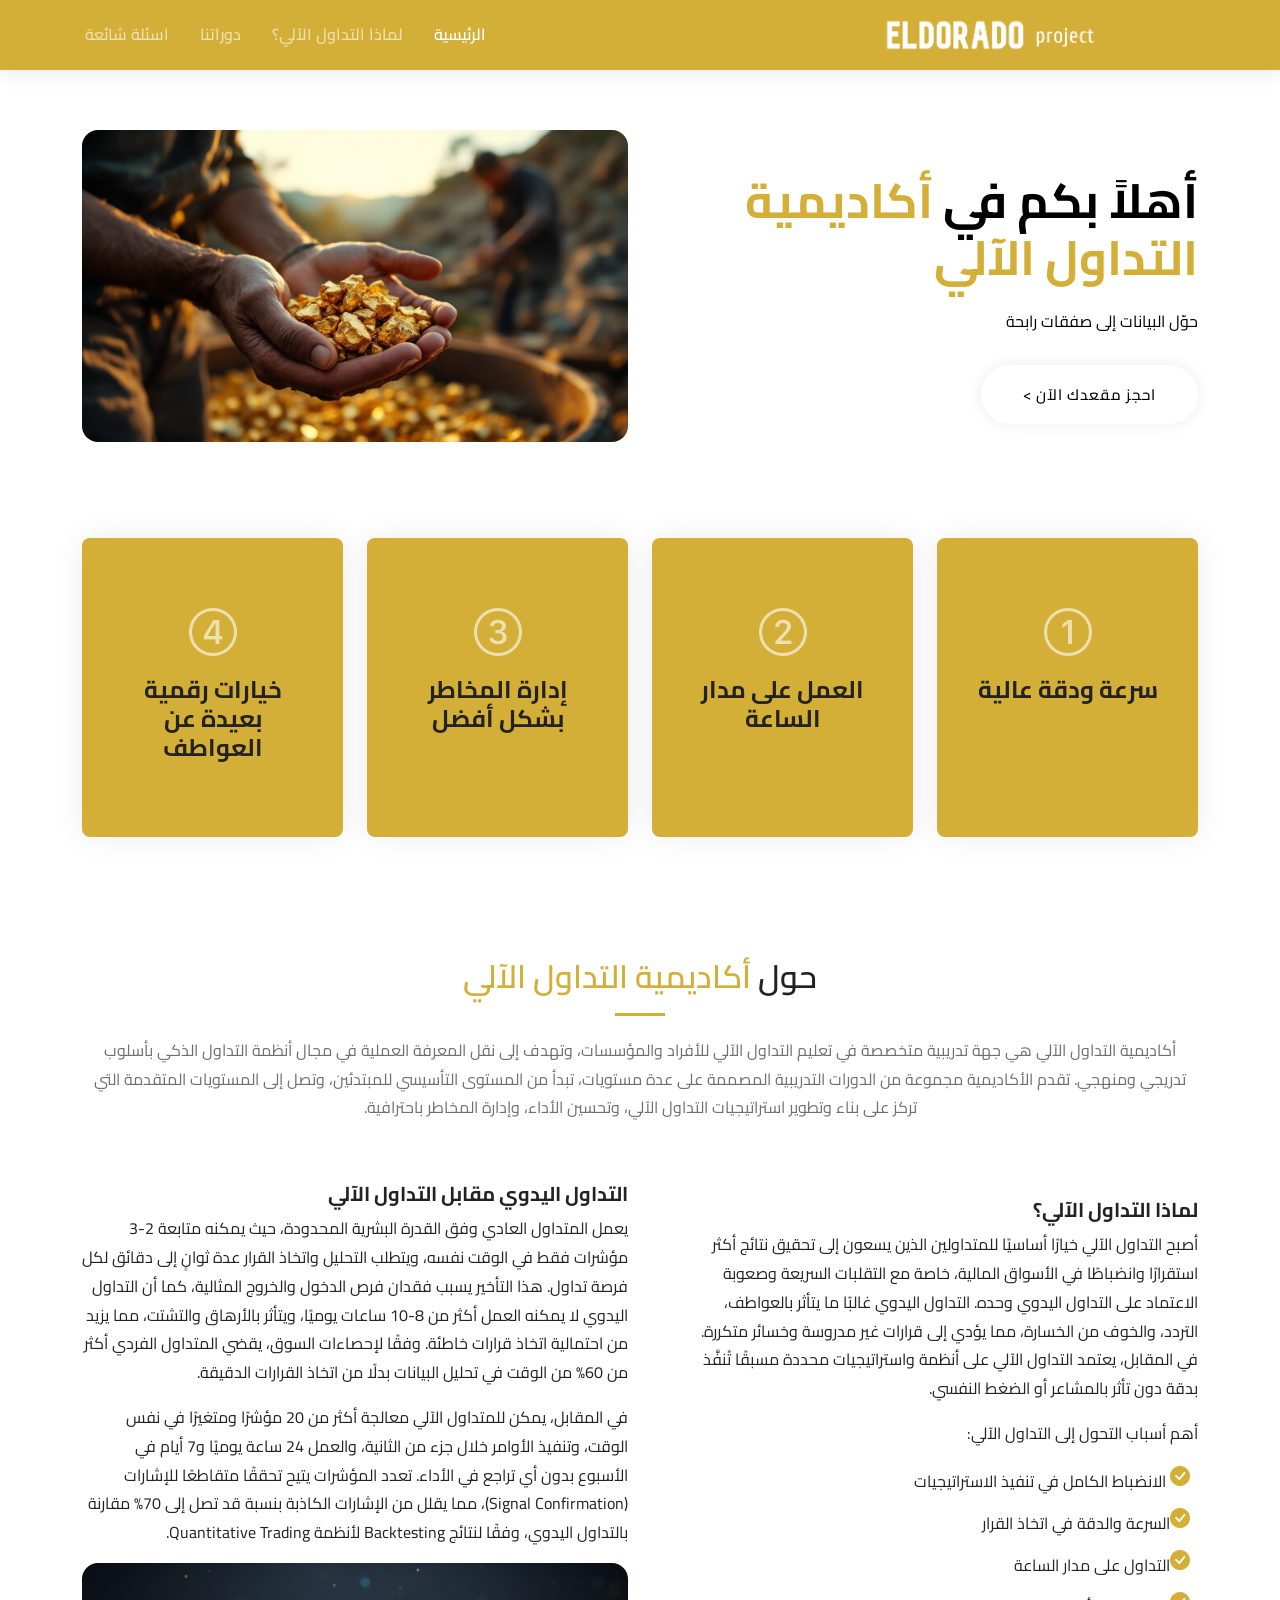
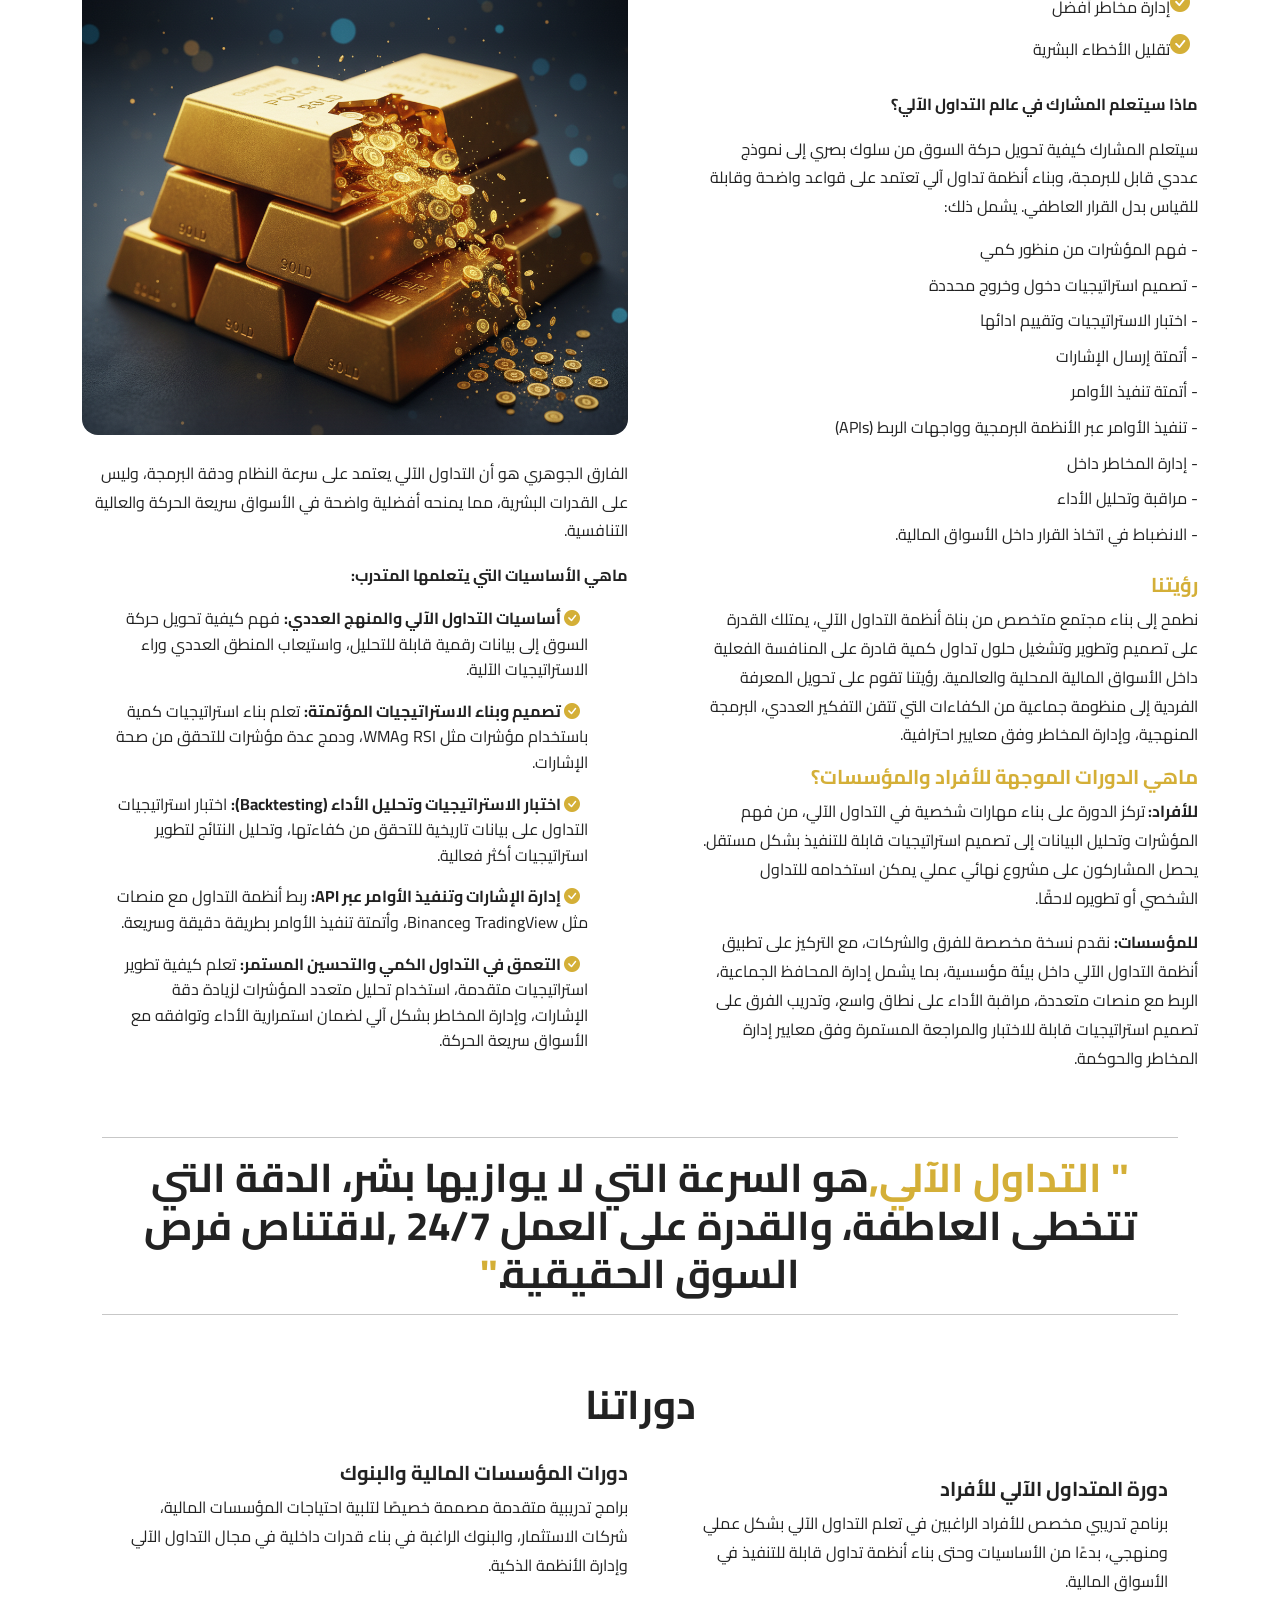
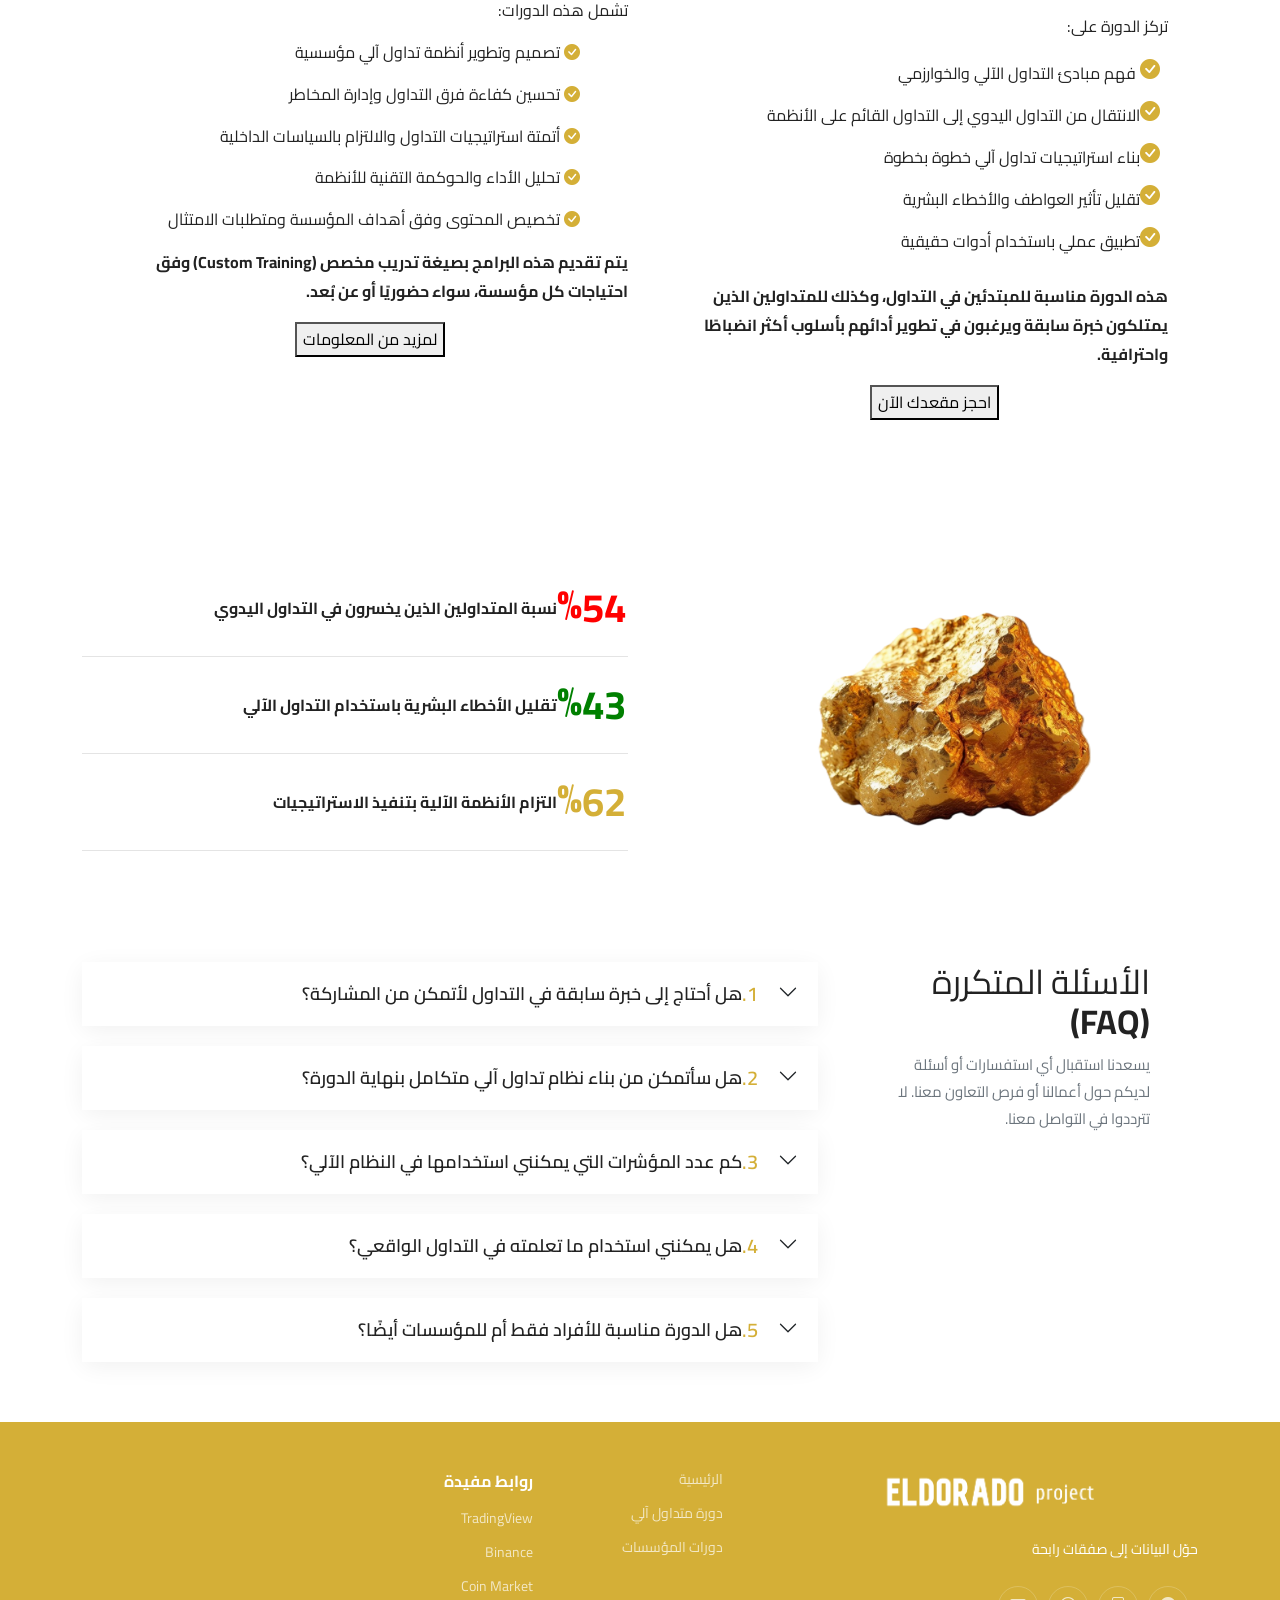
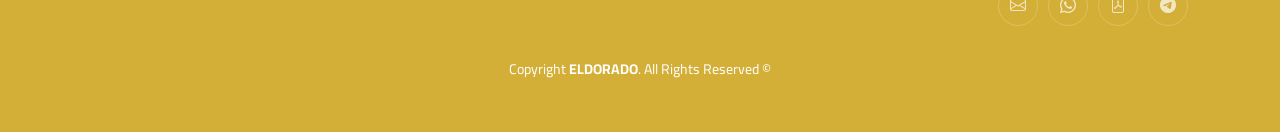
<file: index_ar.html>
<!DOCTYPE html>
<html lang="ar" dir="rtl">

<head>
  <meta charset="utf-8">
  <meta content="width=device-width, initial-scale=1.0" name="viewport">

  <title>إلدورادو  |  أكاديمية التداول الآلي</title>
<meta name="description" content="The Morogoro 22738 Project is a licensed gold mining initiative in Tanzania combining real gold production with blockchain-based production-sharing NFTs. Invest in transparent, verifiable digital gold backed by physical mining operations.">
<meta name="keywords" content="Morogoro gold project, Tanzania gold mining, gold backed NFTs, digital gold investment, blockchain gold, production sharing NFT, licensed gold mine Tanzania">
<meta name="author" content="Investment Engineering Forum (IEFORUM)">
<meta name="robots" content="index, follow">
<meta name="language" content="English">
<meta name="description" content="إلدورادو هو منصة استثمارية مدعومة بالذهب تجمع بين الإنتاج الفعلي للذهب والأصول الرقمية. استثمر بشفافية في مشاريع ذهب مرخصة مدعومة بتقنية البلوكشين.">

<meta name="keywords" content="مشروع إلدورادو, بلوكشين مدعوم بالذهب, الاستثمار في الذهب الرقمي, منصة بلوكشين للذهب, استثمار تعدين الذهب, بلوكشين مدعوم بالأصول, ترميز الذهب">

<meta name="author" content="منتدى هندسة الاستثمار (IEFORUM)">

<meta name="robots" content="index, follow">

<meta name="language" content="Arabic">

<!-- Open Graph / Social Sharing -->
<meta property="og:title" content="مشروع إلدورادو | منصة استثمارية مدعومة بالذهب والبلوكشين">
<meta property="og:description" content="إلدورادو هو نظام استثماري مدعوم بالذهب يربط الإنتاج الفعلي للذهب بالأصول الرقمية الشفافة. آمن، قابل للتحقق، ومتاحة عالميًا.">
<meta property="og:type" content="website">
<meta property="og:url" content="https://ieforum.online/eldorado">
<meta property="og:image" content="https://ieforum.online/eldorado/assets/img/image_1.jpg">
<meta property="og:site_name" content="مشروع إلدورادو">

<link rel="canonical" href="https://ieforum.online/eldorado">

<script type="application/ld+json">
{
  "@context": "https://schema.org",
  "@type": "InvestmentOrDeposit",
  "name": "مشروع إلدورادو",
  "description": "إلدورادو هو منصة استثمارية مدعومة بالذهب تربط الإنتاج الفعلي للذهب بالأصول الرقمية ونماذج استثمار شفافة.",
  "url": "https://ieforum.online/eldorado",
  "provider": {
    "@type": "Organization",
    "name": "منتدى هندسة الاستثمار (IEFORUM)",
    "url": "https://ieforum.online"
  },
  "additionalType": "https://schema.org/Commodity",
  "currencyAccepted": "USD",
  "areaServed": {
    "@type": "Country",
    "name": "Worldwide"
  }
}
</script>

<!-- Twitter / X Card -->
<meta name="twitter:card" content="summary_large_image">
<meta name="twitter:title" content="مشروع إلدورادو | استثمار مدعوم بالذهب والبلوكشين">
<meta name="twitter:description" content="إلدورادو هو نظام استثماري مدعوم بالذهب يربط الإنتاج الفعلي للذهب بالأصول الرقمية الشفافة والوصول العالمي.">
<meta name="twitter:image" content="https://ieforum.online/eldorado/assets/img/image_1.jpg">

  <!-- Favicons -->
  <link href="assets/img/favicon.png" rel="shortcut icon" type="image/x-icon">
  <link href="assets/img/apple-touch-icon.png" rel="apple-touch-icon">

  <!-- Google Fonts -->
  <link rel="preconnect" href="https://fonts.googleapis.com">
  <link rel="preconnect" href="https://fonts.gstatic.com" crossorigin>
  <link href="https://fonts.googleapis.com/css2?family=Open+Sans:ital,wght@0,300;0,400;0,500;0,600;0,700;1,300;1,400;1,600;1,700&family=Montserrat:ital,wght@0,300;0,400;0,500;0,600;0,700;1,300;1,400;1,500;1,600;1,700&family=Raleway:ital,wght@0,300;0,400;0,500;0,600;0,700;1,300;1,400;1,500;1,600;1,700&display=swap" rel="stylesheet">
  <link rel="preconnect" href="https://fonts.googleapis.com">
  <link rel="preconnect" href="https://fonts.gstatic.com" crossorigin>
  <link href="https://fonts.googleapis.com/css2?family=Cairo:wght@300;400;600;700&display=swap" rel="stylesheet">

  <!-- Vendor CSS Files -->
  <link href="assets/vendor/bootstrap/css/bootstrap.min.css" rel="stylesheet">
  <link href="assets/vendor/bootstrap-icons/bootstrap-icons.css" rel="stylesheet">
  <link href="assets/vendor/aos/aos.css" rel="stylesheet">
  <link href="assets/vendor/glightbox/css/glightbox.min.css" rel="stylesheet">
  <link href="assets/vendor/swiper/swiper-bundle.min.css" rel="stylesheet">

  <!-- Template Main CSS File -->
  <link href="assets/css/main.css" rel="stylesheet">
  <link href="assets/css/main_rtl.css" rel="stylesheet">

  
  <script src="https://www.google.com/recaptcha/api.js" async defer></script>
     <script>
       function onSubmit(token) {
         document.getElementById("demo-form").submit();
       }
     </script>
<link rel="preconnect" href="https://fonts.googleapis.com">
<link rel="preconnect" href="https://fonts.gstatic.com" crossorigin>
<link href="https://fonts.googleapis.com/css2?family=Cairo:wght@300;400;500;600;700&display=swap" rel="stylesheet">

</head>

<body>

  <!-- ======= Header ======= -->


  <header id="header" class="header d-flex align-items-center">

    <div class="container-fluid container-xl d-flex align-items-center justify-content-between">
      <a href="index.html" class="logo d-flex align-items-center">
        <img src="assets/img/logo-white.png" alt=""> 
      </a>
      <nav id="navbar" class="navbar">
        <ul>
		<li><a href="#hero">الرئيسية</a></li>
        <li><a href="#why">لماذا التداول الآلي؟</a></li>
		<li><a href="#courses" >دوراتنا</a></li>
		<li><a href="#faq">اسئلة شائعة</a></li>
		<!-- <li><a href="index.html">English</a></li> -->



      <i class="mobile-nav-toggle mobile-nav-show bi bi-list"></i>
      <i class="mobile-nav-toggle mobile-nav-hide d-none bi bi-x"></i>

    </div>
  </header><!-- End Header -->
  <!-- End Header -->

  <!-- ======= Hero Section ======= -->
  <section id="hero" class="hero">
    <div class="container position-relative">
      <div class="row gy-5" data-aos="fade-in">
        <div class="col-lg-6 order-2 order-lg-1 d-flex flex-column justify-content-center text-center text-lg-start">
          <h2>أهلاً بكم في  <span style="color:#D4AF37;">أكاديمية التداول الآلي</span></h2>
          <p>حوّل البيانات إلى صفقات رابحة</p>
          <div class="d-flex justify-content-center justify-content-lg-start">
            <a href="downloads/ELDORADO_project_intorduction_AR.pdf" target="_blank" class="btn-get-started">احجز مقعدك الآن ></a>
          <!--  <a href="https://www.youtu.be/e1F6iqHulFc" class="glightbox btn-watch-video d-flex align-items-center"><i class="bi bi-play-circle"></i><span>Watch Video</span></a> -->
          </div>
        </div>
        <div class="col-lg-6 order-1 order-lg-2">
          <img src="assets/img/image_1.jpg" class="img-fluid rounded-4 mb-4" alt="Morogoro 22738 licensed gold mining project in Tanzania, blockchain NFT investment" title="Morogoro 22738 Gold Mining Project" data-aos="zoom-out" data-aos-delay="90" >
        </div>
      </div>
    </div>

    <div class="icon-boxes position-relative">
      <div class="container position-relative">
        <div class="row gy-4 mt-5">

          <div class="col-xl-3 col-md-6" data-aos="fade-up" data-aos-delay="100">
            <div class="icon-box">
              <div class="icon"><i class="bi bi-1-circle"></i></div>
              <h4 class="title">سرعة ودقة عالية</h4>
            </div>
          </div><!--End Icon Box -->

          <div class="col-xl-3 col-md-6" data-aos="fade-up" data-aos-delay="200">
            <div class="icon-box">
              <div class="icon"><i class="bi bi-2-circle"></i></div>
              <h4 class="title">العمل على مدار الساعة</h4>
            </div>
          </div><!--End Icon Box -->

          <div class="col-xl-3 col-md-6" data-aos="fade-up" data-aos-delay="300">
            <div class="icon-box">
              <div class="icon"><i class="bi bi-3-circle"></i></div>
              <h4 class="title">إدارة المخاطر بشكل أفضل</h4>
            </div>
          </div><!--End Icon Box -->

          <div class="col-xl-3 col-md-6" data-aos="fade-up" data-aos-delay="500">
            <div class="icon-box">
              <div class="icon"><i class="bi bi-4-circle"></i></div>
              <h4 class="title">خيارات رقمية بعيدة عن العواطف</h4>
            </div>
          </div><!--End Icon Box -->

        </div>
      </div>
    </div>

    </div>
  </section>
  <!-- End Hero Section -->

  <main id="main">

    <!-- ======= About Us Section ======= -->
    <section id="about" class="about">
      <div class="container" data-aos="fade-up">

        <div class="section-header">
          <h2>حول <span style="color:#D4AF37;">أكاديمية التداول الآلي</span></h2>
          <p>أكاديمية التداول الآلي هي جهة تدريبية متخصصة في تعليم التداول الآلي للأفراد والمؤسسات، وتهدف إلى نقل المعرفة العملية في مجال أنظمة التداول الذكي بأسلوب تدريجي ومنهجي.

تقدم الأكاديمية مجموعة من الدورات التدريبية المصممة على عدة مستويات، تبدأ من المستوى التأسيسي للمبتدئين، وتصل إلى المستويات المتقدمة التي تركز على بناء وتطوير استراتيجيات التداول الآلي، وتحسين الأداء، وإدارة المخاطر باحترافية.</p>

        </div>

        <div class="row gy-4" id="why">
		<div class="col-lg-6">
            <div class="content ps-0 ps-lg-5">
              <p class="fst-italic">
               <h5>لماذا التداول الآلي؟</h5>
<p>أصبح التداول الآلي خيارًا أساسيًا للمتداولين الذين يسعون إلى تحقيق نتائج أكثر استقرارًا وانضباطًا في الأسواق المالية، خاصة مع التقلبات السريعة وصعوبة الاعتماد على التداول اليدوي وحده.

التداول اليدوي غالبًا ما يتأثر بالعواطف، التردد، والخوف من الخسارة، مما يؤدي إلى قرارات غير مدروسة وخسائر متكررة. في المقابل، يعتمد التداول الآلي على أنظمة واستراتيجيات محددة مسبقًا تُنفَّذ بدقة دون تأثر بالمشاعر أو الضغط النفسي.</p>
<p>أهم أسباب التحول إلى التداول الآلي:</p>
<ul>
<li><i class="bi bi-check-circle-fill"></i> الانضباط الكامل في تنفيذ الاستراتيجيات</li>
  <li><i class="bi bi-check-circle-fill"></i>السرعة والدقة في اتخاذ القرار</li>
  <li><i class="bi bi-check-circle-fill"></i>التداول على مدار الساعة</li>
  <li><i class="bi bi-check-circle-fill"></i>إدارة مخاطر أفضل</li>
  <li><i class="bi bi-check-circle-fill"></i>تقليل الأخطاء البشرية</li>
</ul>
<p><strong>ماذا سيتعلم المشارك في عالم التداول الآلي؟</strong></p>
<p>سيتعلم المشارك كيفية تحويل حركة السوق من سلوك بصري إلى نموذج عددي قابل للبرمجة، وبناء أنظمة تداول آلي تعتمد على قواعد واضحة وقابلة للقياس بدل القرار العاطفي. يشمل ذلك:</p>
<ul>
  <li>- فهم المؤشرات من منظور كمي</li>
  <li>- تصميم استراتيجيات دخول وخروج محددة</li>
  <li>- اختبار الاستراتيجيات وتقييم ادائها</li>
  <li>- أتمتة إرسال الإشارات</li>
  <li>- أتمتة تنفيذ الأوامر</li>
  <li>- تنفيذ الأوامر عبر الأنظمة البرمجية وواجهات الربط (APIs)</li>
  <li>- إدارة المخاطر داخل</li>
  <li>- مراقبة وتحليل الأداء</li>
  <li>- الانضباط في اتخاذ القرار داخل الأسواق المالية.</li>
</ul>
<h5 style="color:#D4AF37;">رؤيتنا</h5>
<p>نطمح إلى بناء مجتمع متخصص من بناة أنظمة التداول الآلي، يمتلك القدرة على تصميم وتطوير وتشغيل حلول تداول كمية قادرة على المنافسة الفعلية داخل الأسواق المالية المحلية والعالمية. رؤيتنا تقوم على تحويل المعرفة الفردية إلى منظومة جماعية من الكفاءات التي تتقن التفكير العددي، البرمجة المنهجية، وإدارة المخاطر وفق معايير احترافية.</p>

			  <h5 style="color:#D4AF37;">ماهي الدورات الموجهة للأفراد والمؤسسات؟</h5>
<p><strong>للأفراد: </strong>تركز الدورة على بناء مهارات شخصية في التداول الآلي، من فهم المؤشرات وتحليل البيانات إلى تصميم استراتيجيات قابلة للتنفيذ بشكل مستقل. يحصل المشاركون على مشروع نهائي عملي يمكن استخدامه للتداول الشخصي أو تطويره لاحقًا.</p>
<p><strong>للمؤسسات:</strong> نقدم نسخة مخصصة للفرق والشركات، مع التركيز على تطبيق أنظمة التداول الآلي داخل بيئة مؤسسية، بما يشمل إدارة المحافظ الجماعية، الربط مع منصات متعددة، مراقبة الأداء على نطاق واسع، وتدريب الفرق على تصميم استراتيجيات قابلة للاختبار والمراجعة المستمرة وفق معايير إدارة المخاطر والحوكمة.</p>

				
            </div>
          </div>
          <div class="col-lg-6">
		  <h5>التداول اليدوي مقابل التداول الآلي</h5>
<p>يعمل المتداول العادي وفق القدرة البشرية المحدودة، حيث يمكنه متابعة 2-3 مؤشرات فقط في الوقت نفسه، ويتطلب التحليل واتخاذ القرار عدة ثوانٍ إلى دقائق لكل فرصة تداول. هذا التأخير يسبب فقدان فرص الدخول والخروج المثالية، كما أن التداول اليدوي لا يمكنه العمل أكثر من 8-10 ساعات يوميًا، ويتأثر بالأرهاق والتشتت، مما يزيد من احتمالية اتخاذ قرارات خاطئة. وفقًا لإحصاءات السوق، يقضي المتداول الفردي أكثر من 60% من الوقت في تحليل البيانات بدلًا من اتخاذ القرارات الدقيقة.</p>
<p>في المقابل، يمكن للمتداول الآلي معالجة أكثر من 20 مؤشرًا ومتغيرًا في نفس الوقت، وتنفيذ الأوامر خلال جزء من الثانية، والعمل 24 ساعة يوميًا و7 أيام في الأسبوع بدون أي تراجع في الأداء. تعدد المؤشرات يتيح تحققًا متقاطعًا للإشارات (Signal Confirmation)، مما يقلل من الإشارات الكاذبة بنسبة قد تصل إلى 70% مقارنة بالتداول اليدوي، وفقًا لنتائج Backtesting لأنظمة Quantitative Trading.</p>

<img src="assets/img/about.png" class="img-fluid rounded-4 mb-4" alt="ترخيص مشروع تعدين الذهب Morogoro 22738 في تنزانيا، موروجورو">

<p>الفارق الجوهري هو أن التداول الآلي يعتمد على سرعة النظام ودقة البرمجة، وليس على القدرات البشرية، مما يمنحه أفضلية واضحة في الأسواق سريعة الحركة والعالية التنافسية.</p>

<p><strong>ماهي الأساسيات التي يتعلمها المتدرب:</strong></p>
<ul>
  <li><p><i class="bi bi-check-circle-fill"></i><b> أساسيات التداول الآلي والمنهج العددي:</b> فهم كيفية تحويل حركة السوق إلى بيانات رقمية قابلة للتحليل، واستيعاب المنطق العددي وراء الاستراتيجيات الآلية.</p></li>
  <li><p><i class="bi bi-check-circle-fill"></i><b> تصميم وبناء الاستراتيجيات المؤتمتة:</b> تعلم بناء استراتيجيات كمية باستخدام مؤشرات مثل RSI وWMA، ودمج عدة مؤشرات للتحقق من صحة الإشارات.</p></li>
  <li><p><i class="bi bi-check-circle-fill"></i><b> اختبار الاستراتيجيات وتحليل الأداء (Backtesting):</b> اختبار استراتيجيات التداول على بيانات تاريخية للتحقق من كفاءتها، وتحليل النتائج لتطوير استراتيجيات أكثر فعالية.</p></li>
  <li><p><i class="bi bi-check-circle-fill"></i><b> إدارة الإشارات وتنفيذ الأوامر عبر API:</b> ربط أنظمة التداول مع منصات مثل TradingView وBinance، وأتمتة تنفيذ الأوامر بطريقة دقيقة وسريعة.</p></li>
  <li><p><i class="bi bi-check-circle-fill"></i><b> التعمق في التداول الكمي والتحسين المستمر:</b> تعلم كيفية تطوير استراتيجيات متقدمة، استخدام تحليل متعدد المؤشرات لزيادة دقة الإشارات، وإدارة المخاطر بشكل آلي لضمان استمرارية الأداء وتوافقه مع الأسواق سريعة الحركة.</p></li>
</ul>

      </div>
</div>
<div style="padding: 20px;">
	  <p><br><h1><hr><center><span style="color:#D4AF37;">" التداول الآلي,</span>هو  السرعة التي لا يوازيها بشر، الدقة التي تتخطى العاطفة، والقدرة على العمل 24/7 ,لاقتناص فرص السوق الحقيقية.<span style="color:#D4AF37;">"</span></center><hr></h1></p>
	 </div>  
<div id="courses" style="padding: 30px;" class="row gy-4"  data-aos="fade-up">
<center ><h1>دوراتنا</h1></center>
		<div  class="col-lg-6">
            <div class="content ps-0 ps-lg-5">
              <p class="fst-italic">
               <h5 id="person">دورة المتداول الآلي للأفراد</h5>
<p>برنامج تدريبي مخصص للأفراد الراغبين في تعلم التداول الآلي بشكل عملي ومنهجي، بدءًا من الأساسيات وحتى بناء أنظمة تداول قابلة للتنفيذ في الأسواق المالية.</p>
<p>تركز الدورة على:</p>
<ul>
<li><i class="bi bi-check-circle-fill"></i> فهم مبادئ التداول الآلي والخوارزمي</li>
  <li><i class="bi bi-check-circle-fill"></i>الانتقال من التداول اليدوي إلى التداول القائم على الأنظمة</li>
  <li><i class="bi bi-check-circle-fill"></i>بناء استراتيجيات تداول آلي خطوة بخطوة</li>
  <li><i class="bi bi-check-circle-fill"></i>تقليل تأثير العواطف والأخطاء البشرية</li>
  <li><i class="bi bi-check-circle-fill"></i>تطبيق عملي باستخدام أدوات حقيقية</li>
</ul>
<p><strong>هذه الدورة مناسبة للمبتدئين في التداول، وكذلك للمتداولين الذين يمتلكون خبرة سابقة ويرغبون في تطوير أدائهم بأسلوب أكثر انضباطًا واحترافية.</strong></p>
		   <center><a href="https://docs.google.com/forms/d/e/1FAIpQLSevcKmVDYAKgF-_lldKQPDUDUGGMvukPwUxX39vCBBilPDmgA/viewform?usp=dialog" target="_blank"><button class="animated-button">احجز مقعدك الآن</button></a></center>
			
            </div>
          </div>
          <div class="col-lg-6" id="group">
		  <h5>دورات المؤسسات المالية والبنوك</h5>
<p>برامج تدريبية متقدمة مصممة خصيصًا لتلبية احتياجات المؤسسات المالية، شركات الاستثمار، والبنوك الراغبة في بناء قدرات داخلية في مجال التداول الآلي وإدارة الأنظمة الذكية.</p>
<p>تشمل هذه الدورات:</p>
<ul>
  <li><p><i class="bi bi-check-circle-fill"></i> تصميم وتطوير أنظمة تداول آلي مؤسسية</p></li>
  <li><p><i class="bi bi-check-circle-fill"></i> تحسين كفاءة فرق التداول وإدارة المخاطر</p></li>
  <li><p><i class="bi bi-check-circle-fill"></i> أتمتة استراتيجيات التداول والالتزام بالسياسات الداخلية</p></li>
  <li><p><i class="bi bi-check-circle-fill"></i> تحليل الأداء والحوكمة التقنية للأنظمة</p></li>
  <li><p><i class="bi bi-check-circle-fill"></i> تخصيص المحتوى وفق أهداف المؤسسة ومتطلبات الامتثال</p></li>
</ul>
<p><strong>يتم تقديم هذه البرامج بصيغة تدريب مخصص (Custom Training) وفق احتياجات كل مؤسسة، سواء حضوريًا أو عن بُعد.</strong></p>			
<div>
<center><a href="https://docs.google.com/forms/d/e/1FAIpQLSegntyUwRhhMAn-RQ2OegJLQ62GXNBWkR1tL_mFIckHNpwMyw/viewform?usp=publish-editor" target="_blank"><button class="animated-button">لمزيد من المعلومات</button></a></center>
</div>
      </div>
    </section><!-- End About Us Section -->

   
    <!-- ======= Stats Counter Section ======= -->
    <section id="stats-counter" class="stats-counter">
      <div class="container" data-aos="fade-up">

        <div class="row gy-4 align-items-center">

          <div class="col-lg-6">
            <img src="assets/img/subimage.png" alt="Gold mining site in Morogoro, Tanzania" width="800px;" class="img-fluid">
          </div>

          <div class="col-lg-6">

            <div class="stats-item d-flex align-items-center">
                
              <span style="color:red;" data-purecounter-start="0" data-purecounter-end="85" data-purecounter-duration="1" class="purecounter"></span>
              <p><strong><h1 style="color:red;">%</h1>نسبة المتداولين الذين يخسرون في التداول اليدوي</strong></p>
            </div><!-- End Stats Item -->

            <div class="stats-item d-flex align-items-center">
              <span style="color:green;" data-purecounter-start="0" data-purecounter-end="70" data-purecounter-duration="1" class="purecounter"></span>
              <p><strong><h1 style="color:green;">%</h1>تقليل الأخطاء البشرية باستخدام التداول الآلي</strong></p>
            </div><!-- End Stats Item -->

            <div class="stats-item d-flex align-items-center">
              <span data-purecounter-start="0" data-purecounter-end="100" data-purecounter-duration="1" class="purecounter"></span>
             <p><strong><h1 style="color:#D4AF37;">%</h1>التزام الأنظمة الآلية بتنفيذ الاستراتيجيات</strong> </p>
            </div><!-- End Stats Item -->

          </div>

        </div>

      </div>
    </section><!-- End Stats Counter Section -->

   
            </div>
          </div><!-- End Service Item -->


        </div>

      </div>
    </section><!-- End Our Services Section -->

    

    <!-- ======= Frequently Asked Questions Section ======= -->
    <section id="faq" class="faq">
  <div class="container" data-aos="fade-up">

    <div class="row gy-4">

      <div class="col-lg-4">
        <div class="content px-xl-5">
          <h3>الأسئلة المتكررة <strong>(FAQ)</strong></h3>
          <p>
            يسعدنا استقبال أي استفسارات أو أسئلة لديكم حول أعمالنا أو فرص التعاون معنا. لا تترددوا في التواصل معنا.
          </p>
          
        </div>
      </div>

      <div class="col-lg-8">

        <div class="accordion accordion-flush" id="faqlist" data-aos="fade-up" data-aos-delay="100">

          <div class="accordion-item">
            <h3 class="accordion-header">
              <button class="accordion-button collapsed" type="button" data-bs-toggle="collapse" data-bs-target="#faq-content-1">
                <span class="num">1.</span>
                هل أحتاج إلى خبرة سابقة في التداول لأتمكن من المشاركة؟
              </button>
            </h3>
            <div id="faq-content-1" class="accordion-collapse collapse" data-bs-parent="#faqlist">
              <div class="accordion-body">
                لا، الدورة مصممة لتناسب جميع المستويات، بدءًا من المبتدئين وحتى من لديهم خبرة محدودة في التداول أو البرمجة.
              </div>
            </div>
          </div><!-- # Faq item-->

          <div class="accordion-item">
            <h3 class="accordion-header">
              <button class="accordion-button collapsed" type="button" data-bs-toggle="collapse" data-bs-target="#faq-content-2">
                <span class="num">2.</span>
                هل سأتمكن من بناء نظام تداول آلي متكامل بنهاية الدورة؟
              </button>
            </h3>
            <div id="faq-content-2" class="accordion-collapse collapse" data-bs-parent="#faqlist">
              <div class="accordion-body">
                نعم، الدورة تشمل جميع الخطوات العملية لبناء استراتيجيات آلية قابلة للتنفيذ، من تحليل المؤشرات إلى الربط مع منصات التداول.
              </div>
            </div>
          </div><!-- # Faq item-->

          <div class="accordion-item">
            <h3 class="accordion-header">
              <button class="accordion-button collapsed" type="button" data-bs-toggle="collapse" data-bs-target="#faq-content-3">
                <span class="num">3.</span>
				كم عدد المؤشرات التي يمكنني استخدامها في النظام الآلي؟
              </button>
            </h3>
            <div id="faq-content-3" class="accordion-collapse collapse" data-bs-parent="#faqlist">
              <div class="accordion-body">
                يمكن للطالب دمج واستخدام أكثر من 20 مؤشرًا مختلفًا للتحقق من صحة الإشارات وتحسين أداء الاستراتيجية.
              </div>
            </div>
          </div><!-- # Faq item-->

          <div class="accordion-item">
            <h3 class="accordion-header">
              <button class="accordion-button collapsed" type="button" data-bs-toggle="collapse" data-bs-target="#faq-content-4">
                <span class="num">4.</span>
                هل يمكنني استخدام ما تعلمته في التداول الواقعي؟
              </button>
            </h3>
            <div id="faq-content-4" class="accordion-collapse collapse" data-bs-parent="#faqlist">
              <div class="accordion-body">
                بالتأكيد، الدورة تعتمد على مشاريع عملية وأنظمة قابلة للاختبار، ويمكن تطبيقها على منصات التداول الحقيقية بعد التدريب.
              </div>
            </div>
          </div><!-- # Faq item-->

          <div class="accordion-item">
            <h3 class="accordion-header">
              <button class="accordion-button collapsed" type="button" data-bs-toggle="collapse" data-bs-target="#faq-content-5">
                <span class="num">5.</span>
                هل الدورة مناسبة للأفراد فقط أم للمؤسسات أيضًا؟
              </button>
            </h3>
            <div id="faq-content-5" class="accordion-collapse collapse" data-bs-parent="#faqlist">
              <div class="accordion-body">
                الدورة مقسمة لنسختين: نسخة للأفراد تركز على المهارات الشخصية، ونسخة مؤسسية للفرق والشركات تشمل إدارة المحافظ والربط مع منصات متعددة ومراقبة الأداء على نطاق واسع.
              </div>
            </div>
          </div><!-- # Faq item-->

        </div>

      </div>
    </div>

  </div>
</section>


            </div>

          </div>
        </div>

      </div>
    </section><!-- End Frequently Asked Questions Section -->

   

  </main><!-- End #main -->

  <!-- ======= Footer ======= -->
  <footer id="footer" class="footer">

    <div class="container">
      <div class="row gy-4">
        <div class="col-lg-5 col-md-12 footer-info">
          <a href="index.html" class="logo d-flex align-items-center">
            
              <img src="assets/img/logo-white.png" alt="ELDORADO PROJECT"> 
            
          </a>
          <p>حوّل البيانات إلى صفقات رابحة</p>
          <div class="social-links d-flex mt-4">
            <a href="https://t.me/eldorado_projects" target="_blank" class="twitter"><i class="bi bi-telegram"></i></a>
            <a href="algotrader_personal.pdf" target="_blank" class="facebook"><i class="bi bi-file-pdf"></i></a>
            <a href="https://wa.me/96170728087" class="instagram"><i class="bi bi-whatsapp"></i></a>
            <a href="mailto:eldoradoalgoacademy@gmail.com" class="instagram"><i class="bi bi-envelope"></i></a>
          </div>
        </div>

        <div class="col-lg-2 col-6 footer-links">
          <ul>
            <li><a href="#hero">الرئيسية</a></li>
            <li><a href="#person" >دورة متداول آلي </a></li>
            <li><a href="#group" >دورات المؤسسات </a></li>
          </ul>
        </div>

        <div class="col-lg-2 col-6 footer-links">
          <h4>روابط مفيدة </h4>
          <ul>
            <li><a href="https://tradingview.com" target="_blank" >TradingView</a></li>
            <li><a href="https://binance.com" target="_blank">Binance</a></li>
            <li><a href="https://coinmarketcap.com" target="_blank">Coin Market</a></li>
          </ul>
        </div>



      </div>
    </div>

    <div class="container mt-4">
      <div class="copyright">
        &copy; Copyright <strong><span>ELDORADO</span></strong>. All Rights Reserved
      </div>
     
    </div>

  </footer><!-- End Footer -->
  <!-- End Footer -->

  <a href="#" class="scroll-top d-flex align-items-center justify-content-center"><i class="bi bi-arrow-up-short"></i></a>

  <div id="preloader"></div>

  <!-- Vendor JS Files -->
  <script src="assets/vendor/bootstrap/js/bootstrap.bundle.min.js"></script>
  <script src="assets/vendor/aos/aos.js"></script>
  <script src="assets/vendor/glightbox/js/glightbox.min.js"></script>
  <script src="assets/vendor/purecounter/purecounter_vanilla.js"></script>
  <script src="assets/vendor/swiper/swiper-bundle.min.js"></script>
  <script src="assets/vendor/isotope-layout/isotope.pkgd.min.js"></script>
  <script src="assets/vendor/php-email-form/validate.js"></script>

  <!-- Template Main JS File -->
  <script src="assets/js/main.js"></script>
<script type="application/ld+json">
{
  "@context": "https://schema.org",
  "@type": "FAQPage",
  "mainEntity": [
    {
      "@type": "Question",
      "name": "What does buying a Morogoro Gold NFT give me?",
      "acceptedAnswer": {
        "@type": "Answer",
        "text": "Each NFT represents a proportional share of actual gold production from the Morogoro – 22738 mine over a five-year period. NFT holders receive 40% of the total gold output, distributed proportionally according to their NFT holdings."
      }
    },
    {
      "@type": "Question",
      "name": "How is the value of my NFT determined, and is it guaranteed?",
      "acceptedAnswer": {
        "@type": "Answer",
        "text": "The NFT’s value is linked to actual gold production and prevailing gold market prices. One USD 100 NFT could correspond to approximately 13.7 grams of gold over five years. This is not a guaranteed return; actual outcomes depend on operational performance, realized production, and gold price fluctuations."
      }
    },
    {
      "@type": "Question",
      "name": "Why use NFTs instead of traditional investment methods like equity or bonds?",
      "acceptedAnswer": {
        "@type": "Answer",
        "text": "NFTs provide a non-dilutive funding mechanism, allowing the mine to retain full operational control while giving investors direct exposure to gold production. Benefits include blockchain transparency, fractional ownership, global accessibility, tradability on OpenSea, and alignment with actual production rather than company performance."
      }
    },
    {
      "@type": "Question",
      "name": "What risks should investors be aware of?",
      "acceptedAnswer": {
        "@type": "Answer",
        "text": "Key risks include geological uncertainty (actual reserves may differ from initial estimates), operational challenges (delays or equipment issues), and gold price volatility (market fluctuations affecting economic value)."
      }
    },
    {
      "@type": "Question",
      "name": "How are NFT distributions handled and tracked?",
      "acceptedAnswer": {
        "@type": "Answer",
        "text": "Gold allocated to NFT holders is distributed proportionally according to their holdings. All production, allocation, and payout data are recorded on blockchain, ensuring transparency, immutability, and auditability. NFTs are tradable on OpenSea, offering liquidity and flexibility."
      }
    }
  ]
}
</script>
</body>

</html>
</file>
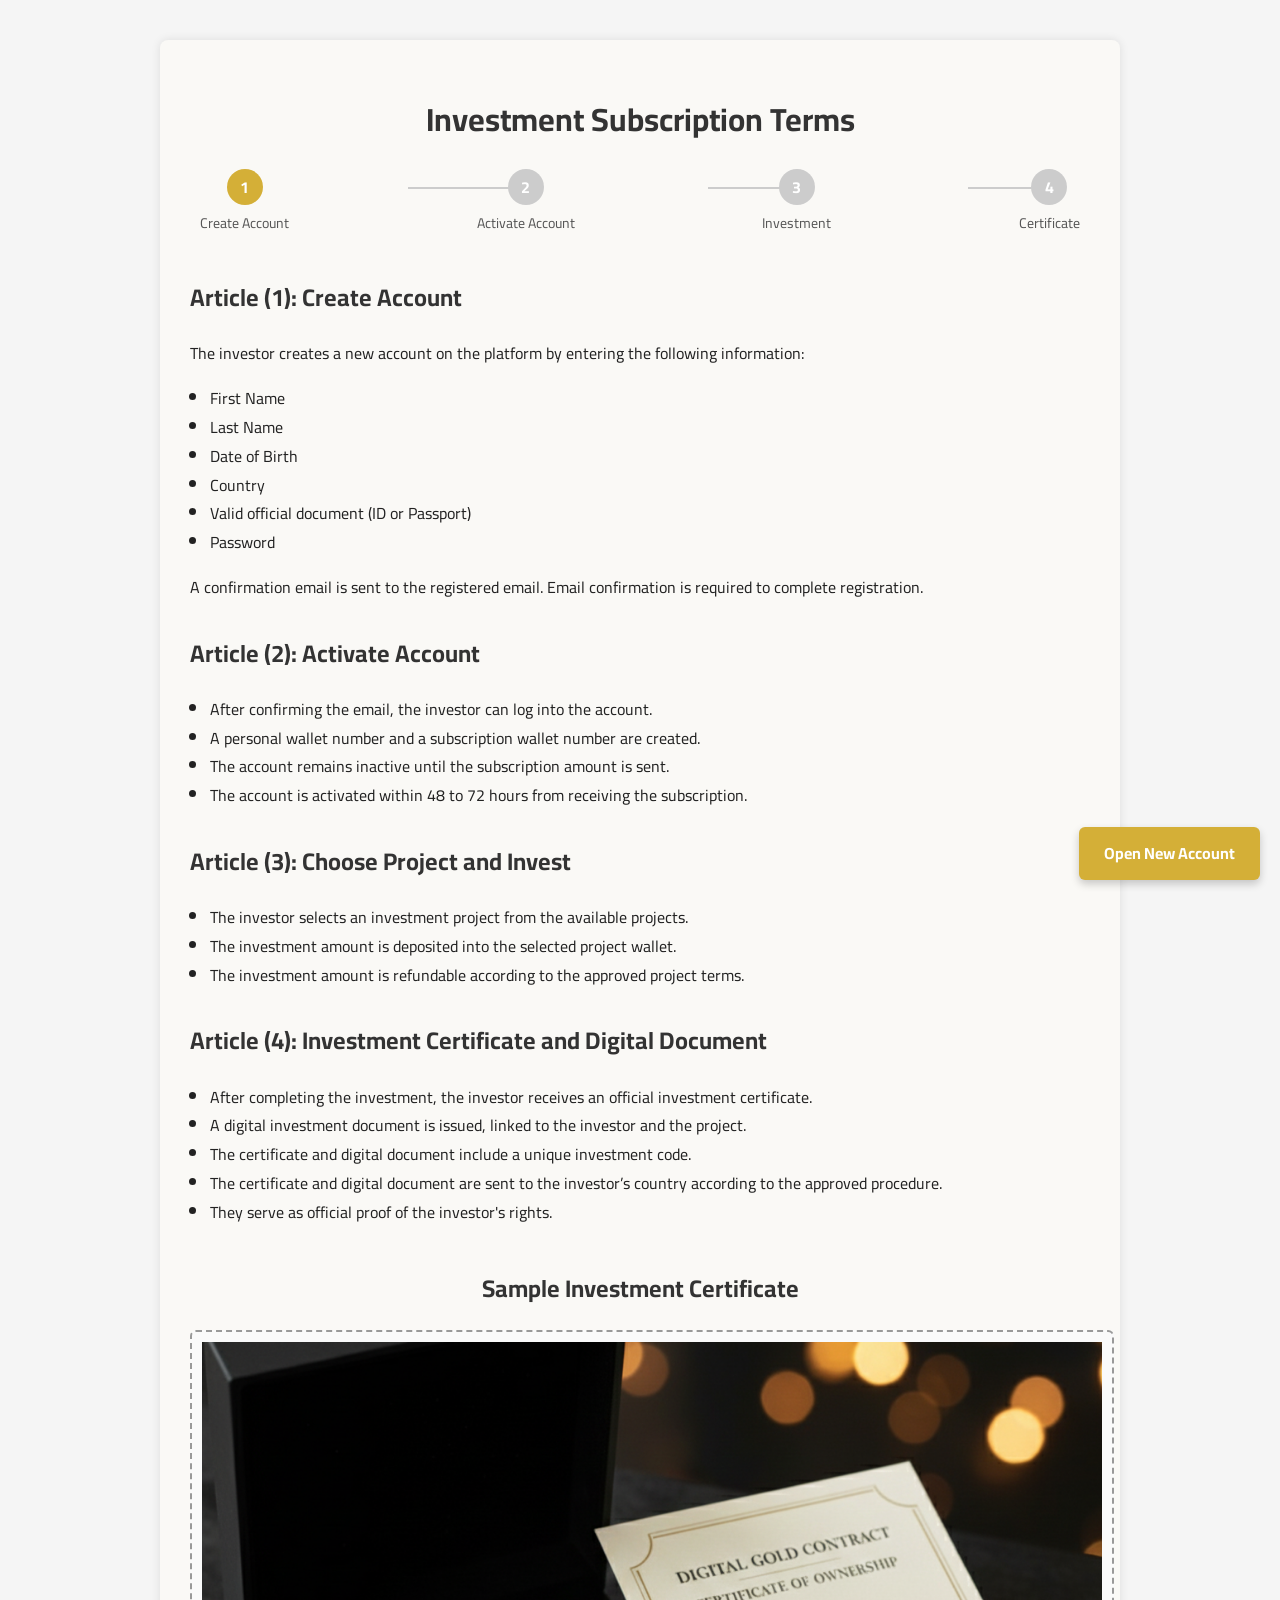
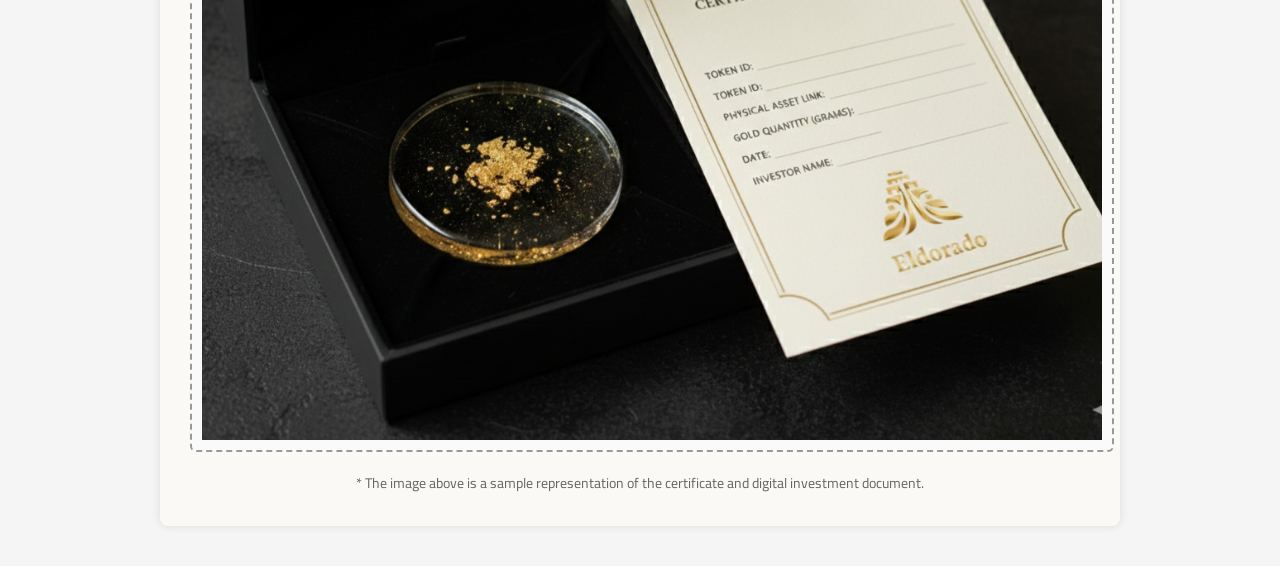
<file: instructions.html>
<!DOCTYPE html>
<html lang="en" dir="ltr">
<head>
    <meta charset="UTF-8">
    <title>Investment Subscription Terms</title>
    <!-- Cairo font -->
    <link href="https://fonts.googleapis.com/css2?family=Cairo:wght@400;600;700&display=swap" rel="stylesheet">
    <link href="assets/css/main.css" rel="stylesheet">
    <link href="assets/css/main.css" rel="stylesheet">
	  <!-- Favicons -->
  <link href="assets/img/favicon.png" rel="shortcut icon" type="image/x-icon">
  <link href="assets/img/apple-touch-icon.png" rel="apple-touch-icon">
    <style>
        /* Force Cairo font */
        body, .container, .container * {
            font-family: 'Cairo', sans-serif !important;
        }

        body {
            background-color: #f5f5f5;
            margin: 0;
            padding: 0;
            line-height: 1.8;
        }

        .container {
            max-width: 900px;
            margin: 40px auto;
            background: #FAF9F6;
            padding: 30px;
            border-radius: 8px;
            box-shadow: 0 0 10px rgba(0,0,0,0.1);
        }

        h1, h2 {
            color: #333;
        }

        h1 {
            text-align: center;
            margin-bottom: 20px;
        }

        /* Floating Open Account Button */
        .open-account-btn {
            position: fixed;       /* stays fixed while scrolling */
            bottom: 20px;          /* 20px from bottom */
            right: 20px;           /* on right side */
            z-index: 9999;
            background-color: #D4AF37;
            color: #fff;
            padding: 12px 25px;
            border-radius: 6px;
            text-decoration: none;
            font-weight: bold;
            font-size: 16px;
            width: auto;
            display: inline-block;
            box-shadow: 0 4px 8px rgba(0,0,0,0.2);
            transition: transform 0.3s, background-color 0.3s;
        }

        .open-account-btn:hover {
            background-color: #b8952d;
            transform: scale(1.05);
        }

        /* Steps Indicator */
        .steps {
            display: flex;
            justify-content: space-between;
            align-items: center;
            margin-bottom: 40px;
            position: relative;
        }

        .step {
            position: relative;
            background: #FAF9F6;
            padding: 0 10px;
            text-align: center;
            z-index: 1;
        }

        .step:not(:first-child)::before {
            content: "";
            position: absolute;
            top: 18px;
            left: -50%;
            width: 100%;
            height: 2px;
            background-color: #ccc;
            z-index: -1;
        }

        .step-number {
            width: 36px;
            height: 36px;
            background-color: #ccc;
            color: #fff;
            border-radius: 50%;
            display: inline-flex;
            align-items: center;
            justify-content: center;
            margin-bottom: 6px;
            font-weight: bold;
            transition: background-color 0.3s;
        }

        .step.active .step-number {
            background-color: #D4AF37;
        }

        .step-title {
            font-size: 14px;
            color: #555;
        }

        .section {
            margin-bottom: 30px;
        }

        ul {
            padding-left: 20px;
        }

        .certificate {
            text-align: center;
            margin-top: 40px;
        }

        .certificate img {
            max-width: 100%;
            border: 2px dashed #999;
            padding: 10px;
            border-radius: 6px;
            background-color: #fafafa;
        }

        .note {
            font-size: 14px;
            color: #666;
            margin-top: 10px;
        }
    </style>
</head>
<body>

<!-- Floating Open Account Button -->
<a href="register.html" class="open-account-btn">Open New Account</a>

<div class="container">
    <h1>Investment Subscription Terms</h1>

    <!-- Steps Indicator -->
    <div class="steps">
        <div class="step" id="step1">
            <div class="step-number">1</div>
            <div class="step-title">Create Account</div>
        </div>
        <div class="step" id="step2">
            <div class="step-number">2</div>
            <div class="step-title">Activate Account</div>
        </div>
        <div class="step" id="step3">
            <div class="step-number">3</div>
            <div class="step-title">Investment</div>
        </div>
        <div class="step" id="step4">
            <div class="step-number">4</div>
            <div class="step-title">Certificate</div>
        </div>
    </div>

    <!-- Section 1 -->
    <div class="section">
        <h2>Article (1): Create Account</h2>
        <p>The investor creates a new account on the platform by entering the following information:</p>
        <ul>
            <li>First Name</li>
            <li>Last Name</li>
            <li>Date of Birth</li>
            <li>Country</li>
            <li>Valid official document (ID or Passport)</li>
            <li>Password</li>
        </ul>
        <p>A confirmation email is sent to the registered email. Email confirmation is required to complete registration.</p>
    </div>

    <!-- Section 2 -->
    <div class="section">
        <h2>Article (2): Activate Account</h2>
        <ul>
            <li>After confirming the email, the investor can log into the account.</li>
            <li>A personal wallet number and a subscription wallet number are created.</li>
            <li>The account remains inactive until the subscription amount is sent.</li>
            <li>The account is activated within 48 to 72 hours from receiving the subscription.</li>
        </ul>
    </div>

    <!-- Section 3 -->
    <div class="section">
        <h2>Article (3): Choose Project and Invest</h2>
        <ul>
            <li>The investor selects an investment project from the available projects.</li>
            <li>The investment amount is deposited into the selected project wallet.</li>
            <li>The investment amount is refundable according to the approved project terms.</li>
        </ul>
    </div>

    <!-- Section 4 -->
    <div class="section">
        <h2>Article (4): Investment Certificate and Digital Document</h2>
        <ul>
            <li>After completing the investment, the investor receives an official investment certificate.</li>
            <li>A digital investment document is issued, linked to the investor and the project.</li>
            <li>The certificate and digital document include a unique investment code.</li>
            <li>The certificate and digital document are sent to the investor’s country according to the approved procedure.</li>
            <li>They serve as official proof of the investor's rights.</li>
        </ul>
    </div>

    <!-- Certificate Image -->
    <div class="certificate">
        <h2>Sample Investment Certificate</h2>
        <img src="assets/img/certificate.png" alt="Sample Investment Certificate">
        <div class="note">
            * The image above is a sample representation of the certificate and digital investment document.
        </div>
    </div>

</div>

<script>
    // Example: highlight active step
    let activeStep = 1; // change according to user progress: 1,2,3,4
    for (let i = 1; i <= activeStep; i++) {
        document.getElementById('step'+i).classList.add('active');
    }
</script>

</body>
</html>
</file>
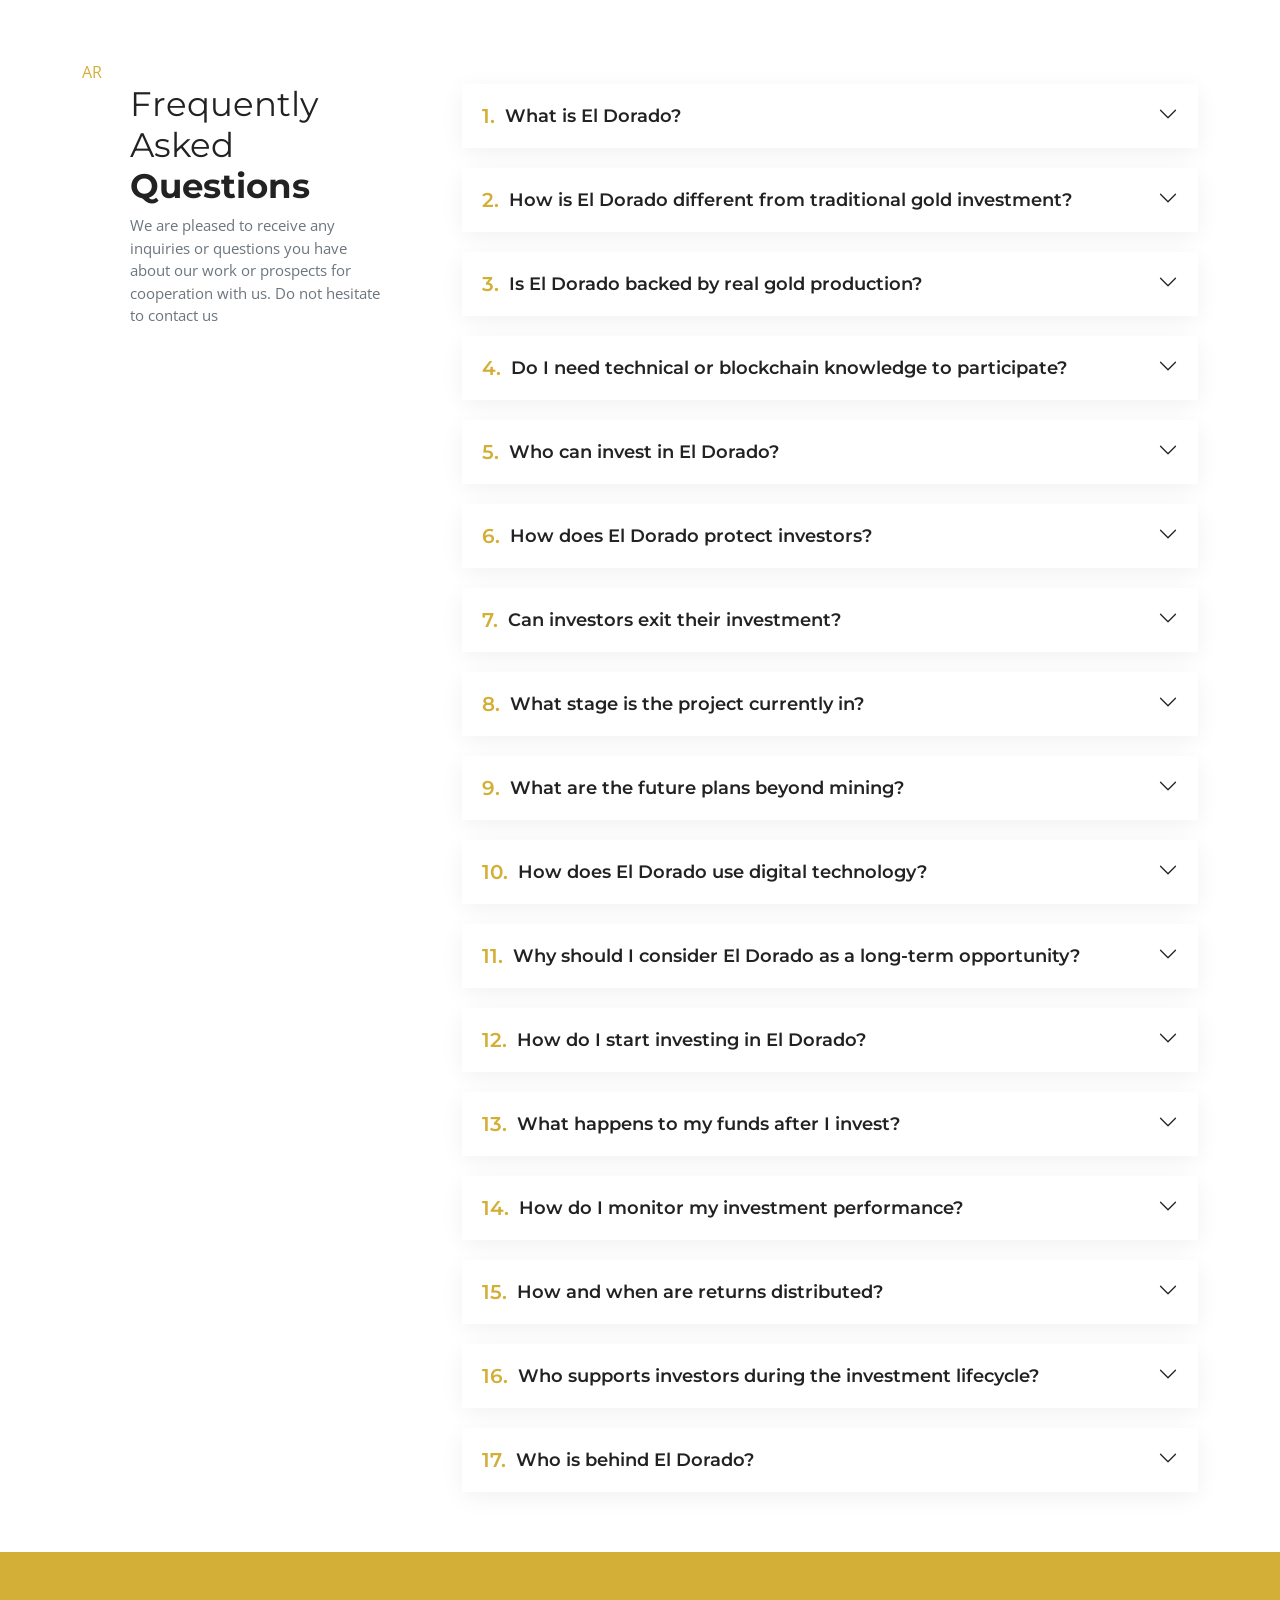
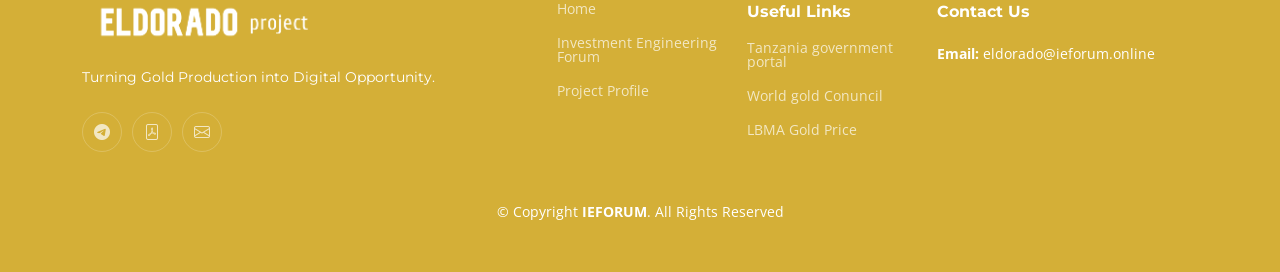
<file: QandA.html>
<!DOCTYPE html>
<html lang="en">

<head>
  <meta charset="utf-8">
  <meta content="width=device-width, initial-scale=1.0" name="viewport">

  <title>Q&A ELDORADO PROJECT|Gold-Backed BLOCKCHAIN</title>
<meta name="description" content="ELDORADO is a gold-backed blockchain investment platform connecting real gold mining production with digital assets. Invest transparently in licensed gold projects supported by blockchain technology.">

<meta name="keywords" content="ELDORADO project, gold backed blockchain, digital gold investment, blockchain gold platform, gold mining investment, asset backed blockchain, gold tokenization">

<meta name="author" content="Investment Engineering Forum (IEFORUM)">

<meta name="robots" content="index, follow">

<meta name="language" content="English">

<!-- Open Graph / Social Sharing -->
<meta property="og:title" content="ELDORADO Project | Gold-Backed Blockchain Investment Platform">
<meta property="og:description" content="ELDORADO is a gold-backed blockchain investment ecosystem connecting real gold mining production with transparent digital assets. Secure, verifiable, and globally accessible.">
<meta property="og:type" content="website">
<meta property="og:url" content="https://ieforum.online/eldorado">
<meta property="og:image" content="https://ieforum.online/eldorado/assets/img/image_1.jpg">
<meta property="og:site_name" content="ELDORADO Project">

<link rel="canonical" href="https://ieforum.online/eldorado">

<script type="application/ld+json">
{
  "@context": "https://schema.org",
  "@type": "InvestmentOrDeposit",
  "name": "ELDORADO Project",
  "description": "ELDORADO is a gold-backed blockchain investment platform linking real gold production with digital assets and transparent investment models.",
  "url": "https://ieforum.online/eldorado",
  "provider": {
    "@type": "Organization",
    "name": "Investment Engineering Forum (IEFORUM)",
    "url": "https://ieforum.online"
  },
  "additionalType": "https://schema.org/Commodity",
  "currencyAccepted": "USD",
  "areaServed": {
    "@type": "Country",
    "name": "Worldwide"
  }
}
</script>

<!-- Twitter / X Card -->
<meta name="twitter:card" content="summary_large_image">
<meta name="twitter:title" content="ELDORADO Project | Gold-Backed Blockchain Investment">
<meta name="twitter:description" content="ELDORADO is a gold-backed blockchain investment ecosystem linking real gold production with transparent digital assets and global accessibility.">
<meta name="twitter:image" content="https://ieforum.online/eldorado/assets/img/image_1.jpg">
  <!-- Favicons -->
  <link href="assets/img/favicon.png" rel="shortcut icon" type="image/x-icon">
  <link href="assets/img/apple-touch-icon.png" rel="apple-touch-icon">

  <!-- Google Fonts -->
  <link rel="preconnect" href="https://fonts.googleapis.com">
  <link rel="preconnect" href="https://fonts.gstatic.com" crossorigin>
  <link href="https://fonts.googleapis.com/css2?family=Open+Sans:ital,wght@0,300;0,400;0,500;0,600;0,700;1,300;1,400;1,600;1,700&family=Montserrat:ital,wght@0,300;0,400;0,500;0,600;0,700;1,300;1,400;1,500;1,600;1,700&family=Raleway:ital,wght@0,300;0,400;0,500;0,600;0,700;1,300;1,400;1,500;1,600;1,700&display=swap" rel="stylesheet">

  <!-- Vendor CSS Files -->
  <link href="assets/vendor/bootstrap/css/bootstrap.min.css" rel="stylesheet">
  <link href="assets/vendor/bootstrap-icons/bootstrap-icons.css" rel="stylesheet">
  <link href="assets/vendor/aos/aos.css" rel="stylesheet">
  <link href="assets/vendor/glightbox/css/glightbox.min.css" rel="stylesheet">
  <link href="assets/vendor/swiper/swiper-bundle.min.css" rel="stylesheet">

  <!-- Template Main CSS File -->
  <link href="assets/css/main.css" rel="stylesheet">

  
  <script src="https://www.google.com/recaptcha/api.js" async defer></script>
     <script>
       function onSubmit(token) {
         document.getElementById("demo-form").submit();
       }
     </script>

</head>

<body>

    <!-- ======= Frequently Asked Questions Section ======= -->
    <section id="faq" class="faq">
      <div class="container" data-aos="fade-up">
<a href="./ar/QandA_ar.html";>AR</a>

        <div class="row gy-4">

          <div class="col-lg-4">
            <div class="content px-xl-5">
              <h3>Frequently Asked <strong>Questions</strong></h3>
              <p>
                We are pleased to receive any inquiries or questions you have about our work or prospects for cooperation with us. Do not hesitate to contact us
              </p>
            </div>
          </div>

          <div class="col-lg-8">

            <div class="accordion accordion-flush" id="faqlist" data-aos="fade-up" data-aos-delay="100">

              <div class="accordion-item">
                <h3 class="accordion-header">
                  <button class="accordion-button collapsed" type="button" data-bs-toggle="collapse" data-bs-target="#faq-content-1">
                    <span class="num">1.</span>
                    What is El Dorado?
                  </button>
                </h3>
                <div id="faq-content-1" class="accordion-collapse collapse" data-bs-parent="#faqlist">
                  <div class="accordion-body">
                    <span style="color:#D4AF37;">EL DORADO</span> El Dorado is a comprehensive gold investment ecosystem that connects real gold production with modern digital systems. It allows individuals and institutions to participate in gold mining and related economic activities through a transparent, structured, and forward-looking model.
                  </div>
                </div>
              </div><!-- # Faq item-->

              <div class="accordion-item">
                <h3 class="accordion-header">
                  <button class="accordion-button collapsed" type="button" data-bs-toggle="collapse" data-bs-target="#faq-content-2">
                    <span class="num">2.</span>
                    How is El Dorado different from traditional gold investment?
                  </button>
                </h3>
                <div id="faq-content-2" class="accordion-collapse collapse" data-bs-parent="#faqlist">
                  <div class="accordion-body">
                    Traditional gold investment is usually passive—buy, hold, and wait. El Dorado transforms gold into a productive asset, linking investment directly to mining operations, future services, and a broader gold-based economy rather than static storage.
                  </div>
                </div>
              </div><!-- # Faq item-->

              <div class="accordion-item">
                <h3 class="accordion-header">
                  <button class="accordion-button collapsed" type="button" data-bs-toggle="collapse" data-bs-target="#faq-content-3">
                    <span class="num">3.</span>
                    Is El Dorado backed by real gold production?
                  </button>
                </h3>
                <div id="faq-content-3" class="accordion-collapse collapse" data-bs-parent="#faqlist">
                  <div class="accordion-body">
                    Yes. <span style="color:#D4AF37;">EL DORADO</span> is built around real mining activities and licensed partners. Investments are connected to actual gold production, ensuring that value is grounded in tangible economic output, not speculation.
                  </div>
                </div>
              </div><!-- # Faq item-->

              <div class="accordion-item">
                <h3 class="accordion-header">
                  <button class="accordion-button collapsed" type="button" data-bs-toggle="collapse" data-bs-target="#faq-content-4">
                    <span class="num">4.</span>
                    Do I need technical or blockchain knowledge to participate?
                  </button>
                </h3>
                <div id="faq-content-4" class="accordion-collapse collapse" data-bs-parent="#faqlist">
                  <div class="accordion-body">
                    No. <span style="color:#D4AF37;">EL DORADO</span> is designed to be accessible to everyone. All technical complexity operates in the background, while investors interact through simple, clear processes focused on participation, transparency, and results.
                  </div>
                </div>
              </div><!-- # Faq item-->

              <div class="accordion-item">
                <h3 class="accordion-header">
                  <button class="accordion-button collapsed" type="button" data-bs-toggle="collapse" data-bs-target="#faq-content-5">
                    <span class="num">5.</span>
                    Who can invest in El Dorado?
                  </button>
                </h3>
                <div id="faq-content-5" class="accordion-collapse collapse" data-bs-parent="#faqlist">
                  <div class="accordion-body">
                    <span style="color:#D4AF37;">EL DORADO</span>welcomes individual investors, strategic partners, and institutional participants. Different participation categories are available, allowing investors to join according to their financial capacity and investment goals.
                  </div>
                </div>
              </div><!-- # Faq item-->
			  
              <div class="accordion-item">
                <h3 class="accordion-header">
                  <button class="accordion-button collapsed" type="button" data-bs-toggle="collapse" data-bs-target="#faq-content-6">
                    <span class="num">6.</span>
                    How does El Dorado protect investors?
                  </button>
                </h3>
                <div id="faq-content-6" class="accordion-collapse collapse" data-bs-parent="#faqlist">
                  <div class="accordion-body">
                    Investor protection is a core principle of the project. This includes clear investment structures, predefined rules, digital tracking, transparent reporting, and controlled execution mechanisms designed to reduce risk and increase accountability.
                  </div>
                </div>
              </div><!-- # Faq item-->
			  			  
              <div class="accordion-item">
                <h3 class="accordion-header">
                  <button class="accordion-button collapsed" type="button" data-bs-toggle="collapse" data-bs-target="#faq-content-7">
                    <span class="num">7.</span>
                    Can investors exit their investment?
                  </button>
                </h3>
                <div id="faq-content-7" class="accordion-collapse collapse" data-bs-parent="#faqlist">
                  <div class="accordion-body">
                    <span style="color:#D4AF37;">EL DORADO</span> provides structured exit mechanisms aligned with the project’s phases and production timelines. These mechanisms are designed to balance investor flexibility with long-term project stability.
                  </div>
                </div>
              </div><!-- # Faq item-->
			  			  			  
              <div class="accordion-item">
                <h3 class="accordion-header">
                  <button class="accordion-button collapsed" type="button" data-bs-toggle="collapse" data-bs-target="#faq-content-8">
                    <span class="num">8.</span>
                    What stage is the project currently in?
                  </button>
                </h3>
                <div id="faq-content-8" class="accordion-collapse collapse" data-bs-parent="#faqlist">
                  <div class="accordion-body">
                    The current phase focuses on crowdfunding gold mining projects. This stage lays the foundation for future expansion into additional services, infrastructure, and gold-based economic activities.
                  </div>
                </div>
              </div><!-- # Faq item-->
			  			  
              <div class="accordion-item">
                <h3 class="accordion-header">
                  <button class="accordion-button collapsed" type="button" data-bs-toggle="collapse" data-bs-target="#faq-content-9">
                    <span class="num">9.</span>
                    What are the future plans beyond mining?
                  </button>
                </h3>
                <div id="faq-content-9" class="accordion-collapse collapse" data-bs-parent="#faqlist">
                  <div class="accordion-body">
                    <span style="color:#D4AF37;">EL DORADO</span> El Dorado’s roadmap includes:
					<ul>
					<li>A specialized engineering marketplace for gold exploration and mining equipment</li>
					<li>A digital gold payment system enabling gold to be used in everyday transactions</li>
					<li>A fully integrated gold economy where production, investment, trade, and payment coexist</li>
                  </div>
                </div>
              </div><!-- # Faq item-->
			  			  			  
              <div class="accordion-item">
                <h3 class="accordion-header">
                  <button class="accordion-button collapsed" type="button" data-bs-toggle="collapse" data-bs-target="#faq-content-10">
                    <span class="num">10.</span>
                    How does El Dorado use digital technology?
                  </button>
                </h3>
                <div id="faq-content-10" class="accordion-collapse collapse" data-bs-parent="#faqlist">
                  <div class="accordion-body">
                    Digital systems are used to enhance transparency, traceability, and operational efficiency. They allow investments and production data to be recorded and monitored in a secure, reliable, and verifiable way.
                  </div>
                </div>
              </div><!-- # Faq item-->
			  
			  			  			  
              <div class="accordion-item">
                <h3 class="accordion-header">
                  <button class="accordion-button collapsed" type="button" data-bs-toggle="collapse" data-bs-target="#faq-content-11">
                    <span class="num">11.</span>
                    Why should I consider El Dorado as a long-term opportunity?
                  </button>
                </h3>
                <div id="faq-content-11" class="accordion-collapse collapse" data-bs-parent="#faqlist">
                  <div class="accordion-body">
                    <span style="color:#D4AF37;">EL DORADO</span> offers more than short-term returns—it offers participation in a new gold economy. By combining real production, modern infrastructure, and long-term vision, the project is designed to grow sustainably and create lasting value.
                  </div>
                </div>
              </div><!-- # Faq item-->
			  
			  			  			  
              <div class="accordion-item">
                <h3 class="accordion-header">
                  <button class="accordion-button collapsed" type="button" data-bs-toggle="collapse" data-bs-target="#faq-content-12">
                    <span class="num">12.</span>
                    How do I start investing in El Dorado?
                  </button>
                </h3>
                <div id="faq-content-12" class="accordion-collapse collapse" data-bs-parent="#faqlist">
                  <div class="accordion-body">
                    Getting started is simple. Investors begin by selecting their participation category, completing a straightforward onboarding process, and funding their investment through approved channels. El Dorado is designed to remove unnecessary complexity while maintaining full transparency.
                  </div>
                </div>
              </div><!-- # Faq item-->
			  
			  			  			  
              <div class="accordion-item">
                <h3 class="accordion-header">
                  <button class="accordion-button collapsed" type="button" data-bs-toggle="collapse" data-bs-target="#faq-content-13">
                    <span class="num">13.</span>
                    What happens to my funds after I invest?
                  </button>
                </h3>
                <div id="faq-content-13" class="accordion-collapse collapse" data-bs-parent="#faqlist">
                  <div class="accordion-body">
                    Once invested, funds are allocated according to predefined project structures. Capital is directed toward mining operations, infrastructure, and operational needs, with every stage digitally tracked to ensure accountability and proper use.
                  </div>
                </div>
              </div><!-- # Faq item-->
			  			  			  
              <div class="accordion-item">
                <h3 class="accordion-header">
                  <button class="accordion-button collapsed" type="button" data-bs-toggle="collapse" data-bs-target="#faq-content-14">
                    <span class="num">14.</span>
                    How do I monitor my investment performance?
                  </button>
                </h3>
                <div id="faq-content-14" class="accordion-collapse collapse" data-bs-parent="#faqlist">
                  <div class="accordion-body">
                    Investors have access to clear, periodic updates that reflect project progress, production milestones, and performance indicators. The focus is on clarity and trust—investors always know how the project is evolving.
                  </div>
                </div>
              </div><!-- # Faq item-->
			  
			  			  			  
              <div class="accordion-item">
                <h3 class="accordion-header">
                  <button class="accordion-button collapsed" type="button" data-bs-toggle="collapse" data-bs-target="#faq-content-15">
                    <span class="num">15.</span>
                    How and when are returns distributed?
                  </button>
                </h3>
                <div id="faq-content-15" class="accordion-collapse collapse" data-bs-parent="#faqlist">
                  <div class="accordion-body">
                    Returns are distributed according to the selected investment structure and production timelines. Distribution mechanisms are predefined, transparent, and designed to align investor interests with long-term project performance.
                  </div>
                </div>
              </div><!-- # Faq item-->
			  			  			  
              <div class="accordion-item">
                <h3 class="accordion-header">
                  <button class="accordion-button collapsed" type="button" data-bs-toggle="collapse" data-bs-target="#faq-content-16">
                    <span class="num">16.</span>
                    Who supports investors during the investment lifecycle?
                  </button>
                </h3>
                <div id="faq-content-16" class="accordion-collapse collapse" data-bs-parent="#faqlist">
                  <div class="accordion-body">
                    <span style="color:#D4AF37;">EL DORADO</span> provides dedicated communication channels and investor support to ensure clarity at every stage—from onboarding to ongoing participation. Investors are treated as long-term partners, not anonymous contributors.
                  </div>
                </div>
              </div><!-- # Faq item-->
			  
			  			  			  			  
              <div class="accordion-item">
                <h3 class="accordion-header">
                  <button class="accordion-button collapsed" type="button" data-bs-toggle="collapse" data-bs-target="#faq-content-17">
                    <span class="num">17.</span>
                   Who is behind El Dorado?
                  </button>
                </h3>
                <div id="faq-content-17" class="accordion-collapse collapse" data-bs-parent="#faqlist">
                  <div class="accordion-body">
                    <span style="color:#D4AF37;">EL DORADO</span> is developed by a team of engineers and economic specialists with expertise in digital finance, asset-backed systems, and investment engineering. The project is led by professionals actively involved in global economic and innovation forums.
                  </div>
                </div>
              </div><!-- # Faq item-->
            </div>

          </div>
        </div>

      </div>
    </section><!-- End Frequently Asked Questions Section -->

   

  </main><!-- End #main -->

  <!-- ======= Footer ======= -->
  <footer id="footer" class="footer">

    <div class="container">
      <div class="row gy-4">
        <div class="col-lg-5 col-md-12 footer-info">
          <a href="index.html" class="logo d-flex align-items-center">
            
              <img src="assets/img/logo-white.png" alt="Morogoro Project 22738"> 
            
          </a>
          <p>Turning Gold Production into Digital Opportunity.</p>
          <div class="social-links d-flex mt-4">
            <a href="https://t.me/eldorado_projects" target="_blank" class="twitter"><i class="bi bi-telegram"></i></a>
            <a href="downloads/ELDORADO_project_intorduction_EN.pdf" target="_blank" class="facebook"><i class="bi bi-file-pdf"></i></a>
            <a href="mailto:eldorado@ieforum.online" class="instagram"><i class="bi bi-envelope"></i></a>
          </div>
        </div>

        <div class="col-lg-2 col-6 footer-links">
          <ul>
            <li><a href="index.html">Home</a></li>
            <li><a href="https://ieforum.online" target="_blank">Investment Engineering Forum</a></li>
            <li><a href="downloads/ELDORADO_project_intorduction_EN.pdf" target="_blank">Project Profile </a></li>
          </ul>
        </div>

        <div class="col-lg-2 col-6 footer-links">
          <h4>Useful Links </h4>
          <ul>
            <li><a href="https://portal.madini.go.tz" target="_blank" >Tanzania government portal</a></li>
            <li><a href="https://gold.org" target="_blank">World gold Conuncil</a></li>
            <li><a href="https://www.lbma.org.uk/prices-and-data/lbma-gold-price?utm_source=chatgpt.com" target="_blank">LBMA Gold Price</a></li>
          </ul>
        </div>

        <div class="col-lg-3 col-md-12 footer-contact text-center text-md-start">
          <h4>Contact Us</h4>
          <p>

            <!-- <strong>Phone:</strong> +1 5589 55488 55<br> -->
            <strong>Email:</strong><a href="mailto:eldorado@ieforum.online" style="color:white;"> eldorado@ieforum.online<br></a>
          </p>

        </div>

      </div>
    </div>
    <div class="container mt-4">
      <div class="copyright">
        &copy; Copyright <strong><span>IEFORUM</span></strong>. All Rights Reserved
      </div>
     
    </div>

  </footer><!-- End Footer -->
  <!-- End Footer -->

  <a href="#" class="scroll-top d-flex align-items-center justify-content-center"><i class="bi bi-arrow-up-short"></i></a>

  <div id="preloader"></div>

  <!-- Vendor JS Files -->
  <script src="assets/vendor/bootstrap/js/bootstrap.bundle.min.js"></script>
  <script src="assets/vendor/aos/aos.js"></script>
  <script src="assets/vendor/glightbox/js/glightbox.min.js"></script>
  <script src="assets/vendor/purecounter/purecounter_vanilla.js"></script>
  <script src="assets/vendor/swiper/swiper-bundle.min.js"></script>
  <script src="assets/vendor/isotope-layout/isotope.pkgd.min.js"></script>
  <script src="assets/vendor/php-email-form/validate.js"></script>

  <!-- Template Main JS File -->
  <script src="assets/js/main.js"></script>
<script type="application/ld+json">
{
  "@context": "https://schema.org",
  "@type": "FAQPage",
  "mainEntity": [
    {
      "@type": "Question",
      "name": "What does buying a Morogoro Gold NFT give me?",
      "acceptedAnswer": {
        "@type": "Answer",
        "text": "Each NFT represents a proportional share of actual gold production from the Morogoro – 22738 mine over a five-year period. NFT holders receive 40% of the total gold output, distributed proportionally according to their NFT holdings."
      }
    },
    {
      "@type": "Question",
      "name": "How is the value of my NFT determined, and is it guaranteed?",
      "acceptedAnswer": {
        "@type": "Answer",
        "text": "The NFT’s value is linked to actual gold production and prevailing gold market prices. One USD 100 NFT could correspond to approximately 13.7 grams of gold over five years. This is not a guaranteed return; actual outcomes depend on operational performance, realized production, and gold price fluctuations."
      }
    },
    {
      "@type": "Question",
      "name": "Why use NFTs instead of traditional investment methods like equity or bonds?",
      "acceptedAnswer": {
        "@type": "Answer",
        "text": "NFTs provide a non-dilutive funding mechanism, allowing the mine to retain full operational control while giving investors direct exposure to gold production. Benefits include blockchain transparency, fractional ownership, global accessibility, tradability on OpenSea, and alignment with actual production rather than company performance."
      }
    },
    {
      "@type": "Question",
      "name": "What risks should investors be aware of?",
      "acceptedAnswer": {
        "@type": "Answer",
        "text": "Key risks include geological uncertainty (actual reserves may differ from initial estimates), operational challenges (delays or equipment issues), and gold price volatility (market fluctuations affecting economic value)."
      }
    },
    {
      "@type": "Question",
      "name": "How are NFT distributions handled and tracked?",
      "acceptedAnswer": {
        "@type": "Answer",
        "text": "Gold allocated to NFT holders is distributed proportionally according to their holdings. All production, allocation, and payout data are recorded on blockchain, ensuring transparency, immutability, and auditability. NFTs are tradable on OpenSea, offering liquidity and flexibility."
      }
    }
  ]
}
</script>
</body>

</html>
</file>
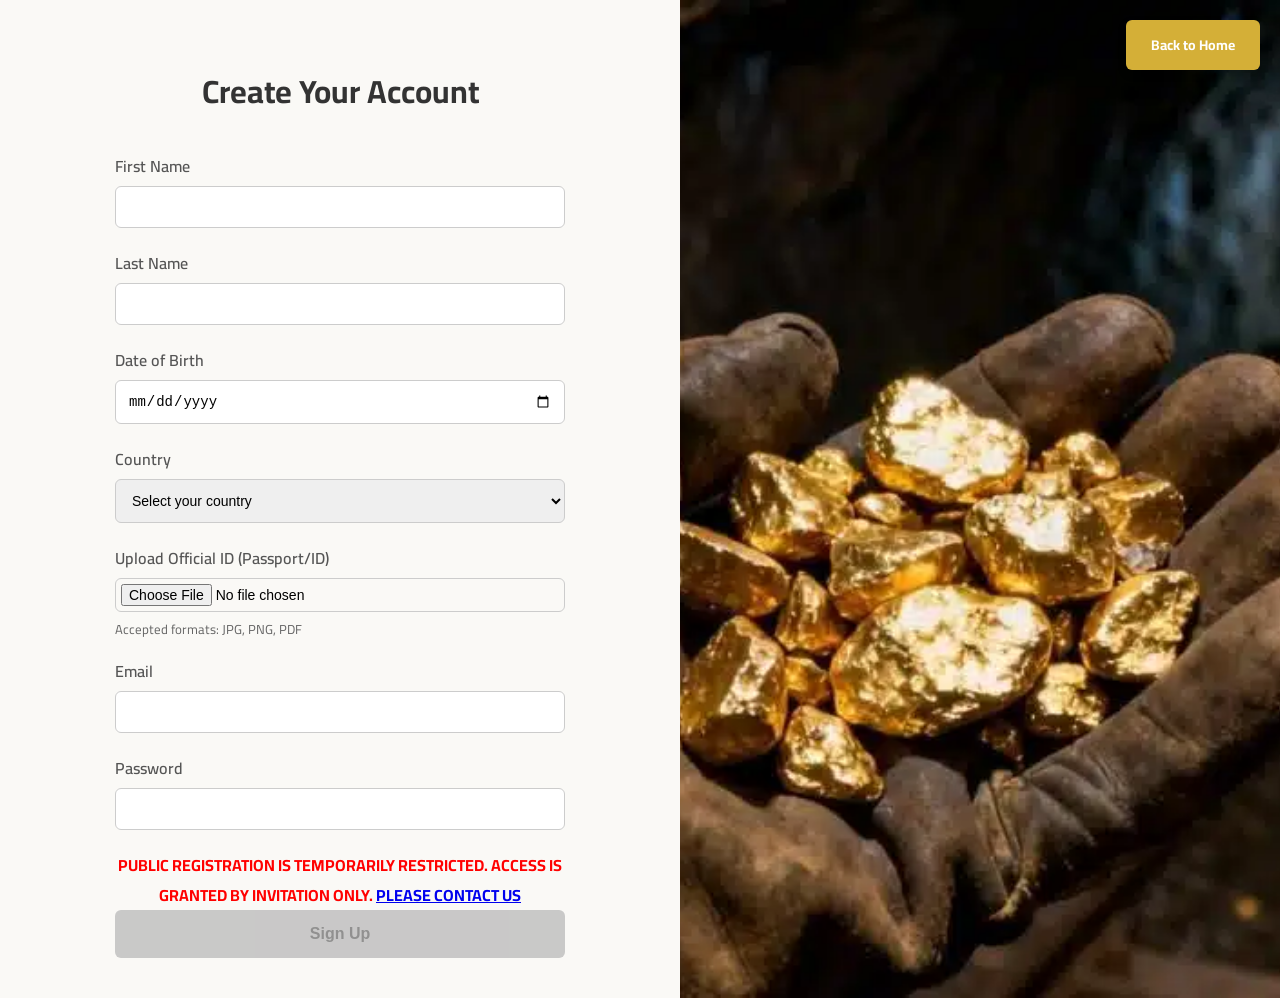
<file: register.html>
<!DOCTYPE html>
<html lang="en" dir="ltr">
<head>
<meta charset="UTF-8">
<title>Sign Up - Investment Platform</title>
<link href="https://fonts.googleapis.com/css2?family=Cairo:wght@400;600;700&display=swap" rel="stylesheet">
  <!-- Favicons -->
  <link href="assets/img/favicon.png" rel="shortcut icon" type="image/x-icon">
  <link href="assets/img/apple-touch-icon.png" rel="apple-touch-icon">
<style>
/* Global font */
body, html {
    margin: 0;
    padding: 0;
    font-family: 'Cairo', sans-serif;
    background-color: #f5f5f5;
    height: 100%;
}

/* Floating Back to Home button */
.back-home-btn {
    position: fixed;
    top: 20px;
    right: 20px;
    z-index: 9999;
    background-color: #D4AF37;
    color: #fff;
    padding: 12px 25px;
    border-radius: 6px;
    text-decoration: none;
    font-weight: bold;
    font-size: 14px;
    box-shadow: 0 4px 8px rgba(0,0,0,0.2);
    transition: transform 0.3s, background-color 0.3s;
}
.back-home-btn:hover {
    background-color: #b8952d;
    transform: scale(1.05);
}

/* Split container for form + image */
.split-container {
    display: flex;
    min-height: 100vh;
    width: 100%;
}

/* Left side - form */
.form-half {
    flex: 1;
    background-color: #FAF9F6;
    display: flex;
    justify-content: center;
    align-items: center;
    padding: 40px;
    box-sizing: border-box;
}

.form-box {
    width: 100%;
    max-width: 450px;
}

h1 {
    text-align: center;
    color: #333;
    margin-bottom: 30px;
}

form {
    display: flex;
    flex-direction: column;
}

label {
    margin-bottom: 5px;
    font-weight: 600;
    color: #555;
}

input, select {
    padding: 12px;
    margin-bottom: 20px;
    border-radius: 6px;
    border: 1px solid #ccc;
    font-size: 14px;
}

input[type="file"] {
    padding: 5px;
}

button {
    padding: 15px;
    background-color: #D4AF37;
    color: #fff;
    font-size: 16px;
    font-weight: bold;
    border: none;
    border-radius: 6px;
    cursor: pointer;
    transition: background-color 0.3s, transform 0.3s;
}
button:disabled {
    background-color: #bdbdbd;
    color: #777;
    cursor: not-allowed;
    transform: none;
    box-shadow: none;
    opacity: 0.8;
}

button:hover {
    background-color: #b8952d;
    transform: scale(1.02);
}

.note {
    font-size: 13px;
    color: #666;
    margin-top: -15px;
    margin-bottom: 15px;
}

.confirmation {
    font-size: 14px;
    color: #4CAF50;
    margin-top: 10px;
    display: none;
}

/* Right side - image */
.image-half {
    flex: 1;
    background: url('assets/img/signup-image.png') center center/cover no-repeat;
}


/* Responsive */
@media (max-width: 900px) {
    .split-container {
        flex-direction: column;
    }
    .image-half {
        height: 250px;
    }
}
</style>
</head>
<body>

<!-- Floating Back to Home button -->
<a href="index.html" class="back-home-btn">Back to Home</a>

<div class="split-container">
    <!-- Left side: signup form -->
    <div class="form-half">
        <div class="form-box">
            <h1>Create Your Account</h1>
            <form id="signupForm" enctype="multipart/form-data">
                <label for="firstName">First Name</label>
                <input type="text" id="firstName" name="firstName" required>

                <label for="lastName">Last Name</label>
                <input type="text" id="lastName" name="lastName" required>

                <label for="dob">Date of Birth</label>
                <input type="date" id="dob" name="dob" required>

                <label for="country">Country</label>
                <select id="country" name="country" required>
                    <option value="">Select your country</option>
                    <option value="US">United States</option>
                    <option value="UK">United Kingdom</option>
                    <option value="CA">Canada</option>
                    <option value="AE">United Arab Emirates</option>
                    <option value="SA">Saudi Arabia</option>
                </select>

                <label for="idDocument">Upload Official ID (Passport/ID)</label>
                <input type="file" id="idDocument" name="idDocument" accept=".jpg,.jpeg,.png,.pdf" required>
                <div class="note">Accepted formats: JPG, PNG, PDF</div>

                <label for="email">Email</label>
                <input type="email" id="email" name="email" required>

                <label for="password">Password</label>
                <input type="password" id="password" name="password" required>
<center>
  <strong style="color:red;">
    PUBLIC REGISTRATION IS TEMPORARILY RESTRICTED. ACCESS IS GRANTED BY INVITATION ONLY. <a href="mailto:eldorado@ieforum.online
?subject=Invitation%20Request%20-%20ELDORADO%20Project
&body=Hello%20ELDORADO%20Team,%0D%0A%0D%0AI%20would%20like%20to%20request%20an%20invitation%20to%20access%20the%20ELDORADO%20Project.%0D%0A%0D%0AName:%0D%0ANationality:%0D%0ACountry%20of%20Residence:%0D%0AOrganization:%0D%0A%0D%0AKind%20regards,">
PLEASE CONTACT US
</a>

  </strong>
</center>                <button  type="submit" disabled>Sign Up</button>
				
                <div class="confirmation" id="confirmationMessage">A confirmation email has been sent. Please check your inbox.</div>
            </form>
        </div>
    </div>

    <!-- Right side: image -->
    <div class="image-half"></div>
</div>

<script>
// Show confirmation message on form submit
document.getElementById('signupForm').addEventListener('submit', function(e){
    e.preventDefault();
    document.getElementById('confirmationMessage').style.display = 'block';
});
</script>

</body>
</html>
</file>
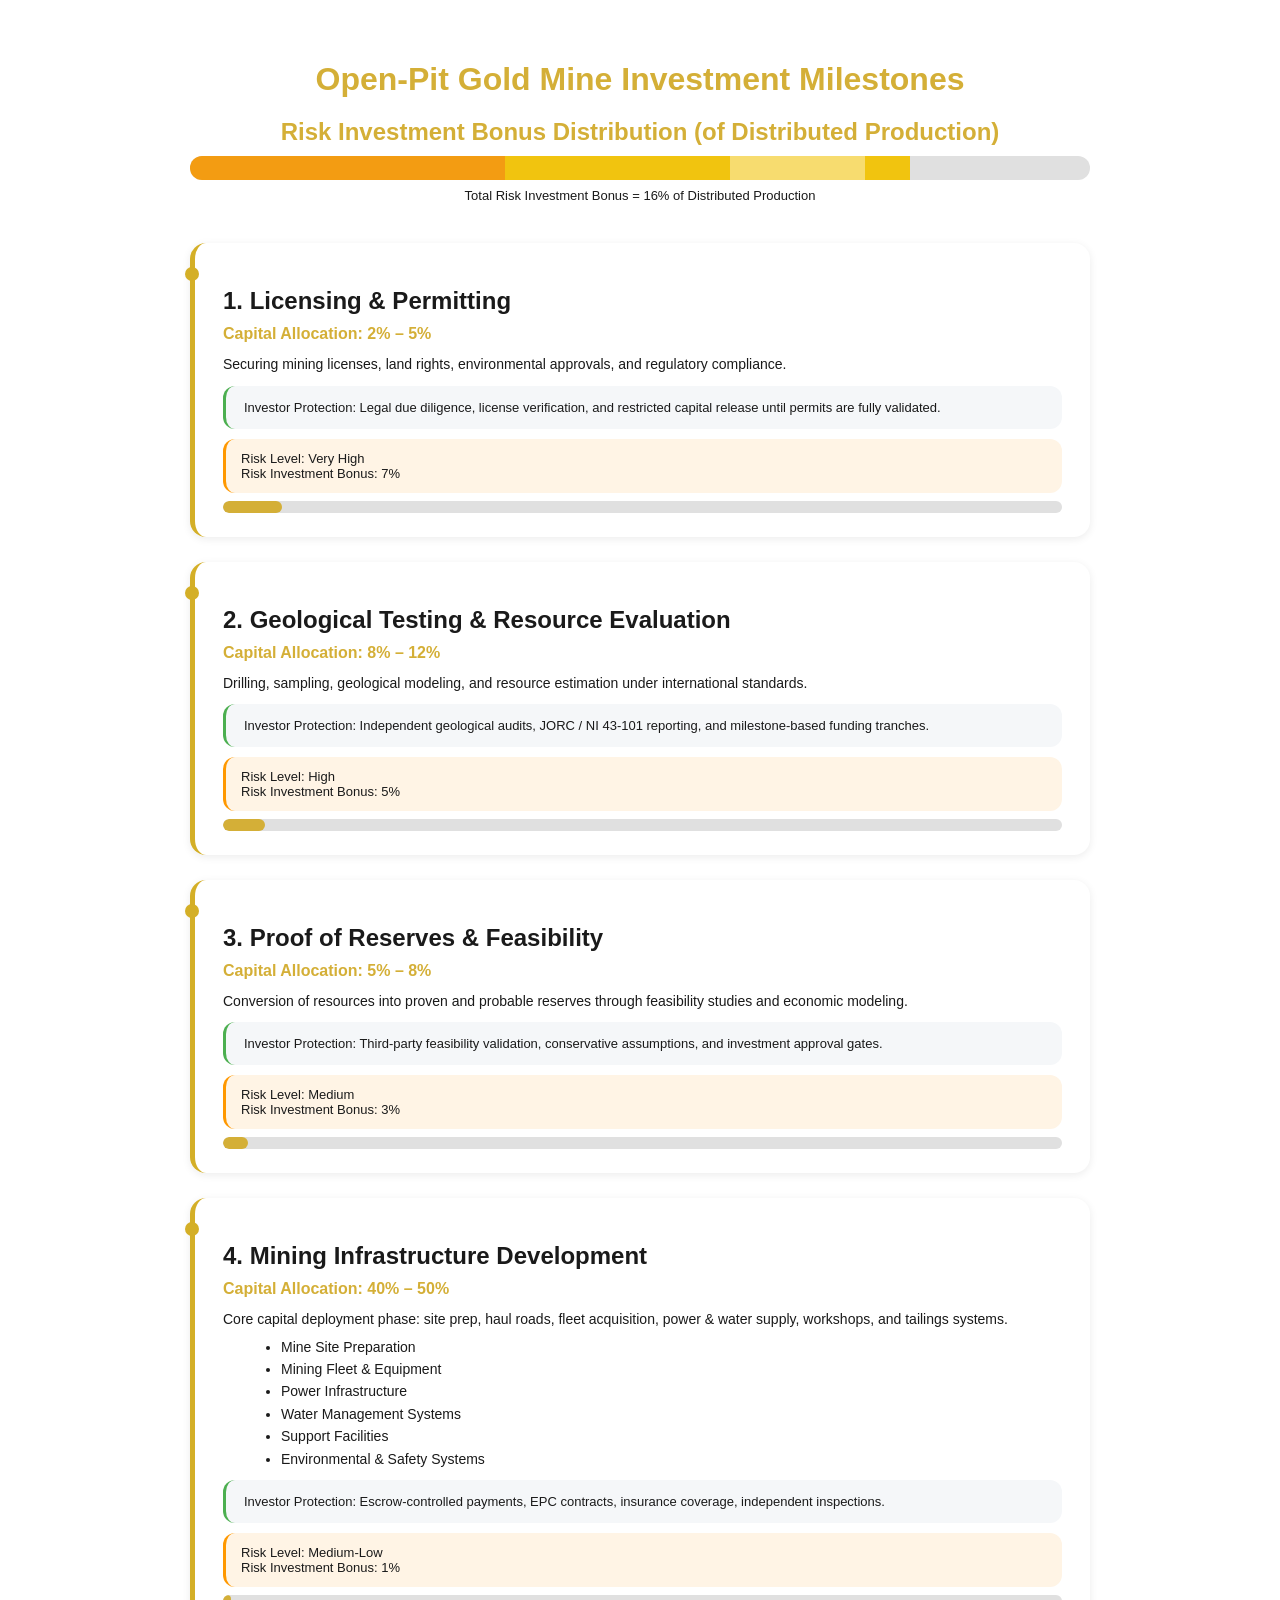
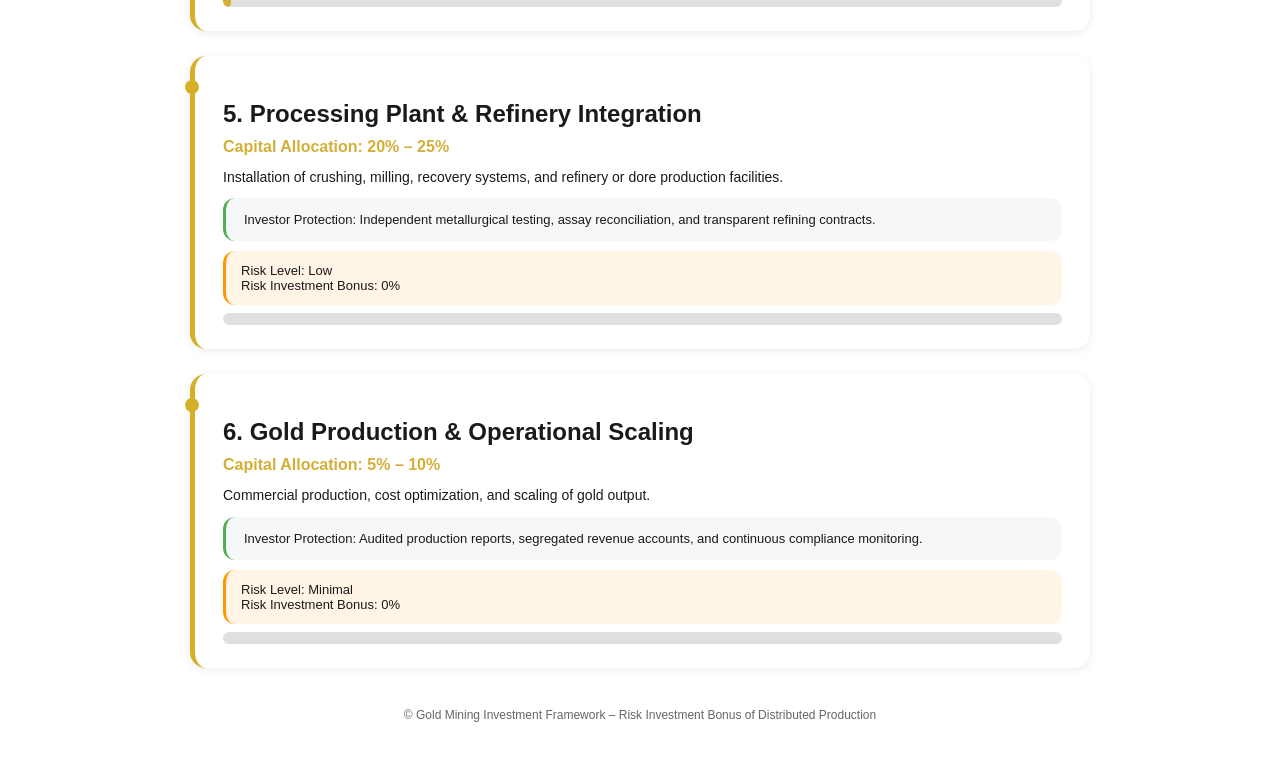
<file: workflow.html>
<!DOCTYPE html>
<html lang="en">
<head>
<meta charset="UTF-8">
<title>Gold Mine Investment Milestones</title>
<meta name="viewport" content="width=device-width, initial-scale=1.0">
<style>
body {
    font-family: Arial, Helvetica, sans-serif;
    background-color: #ffffff;
    color: #1a1a1a;
    margin: 0;
    padding: 40px;
}
h1 { text-align: center; color: #D4AF37; margin-bottom: 20px; }
h2 { margin-bottom: 10px; }
.timeline { max-width: 900px; margin: auto; }
.milestone {
    background: #ffffff;
    border-left: 5px solid #d4af27;
    padding: 24px 28px;
    margin-bottom: 25px;
    border-radius: 16px;
    position: relative;
    box-shadow: 0 2px 8px rgba(0,0,0,0.08);
    transition: transform 0.3s;
}
.milestone:hover { transform: translateY(-3px); }
.milestone::before {
    content: "";
    width: 14px;
    height: 14px;
    background: #d4af27;
    border-radius: 50%;
    position: absolute;
    left: -10px;
    top: 24px;
    transition: background 0.3s;
}
.milestone:hover::before { background: #4caf50; }
.percentage { font-weight: bold; color: #D4AF37; margin-bottom: 10px; }
.description { font-size: 14px; line-height: 1.6; margin-bottom: 10px; }
.protection {
    background: #f5f7f9;
    padding: 14px 18px;
    border-radius: 12px;
    font-size: 13px;
    border-left: 3px solid #4caf50;
    color: #1a1a1a;
    margin-bottom: 10px;
}
.risk {
    background: #fff4e5;
    padding: 12px 15px;
    border-radius: 12px;
    font-size: 13px;
    border-left: 3px solid #ff9800;
    margin-top: 10px;
    transition: background 0.3s, border-left-color 0.3s;
}
.milestone:hover .risk { background: #e6f9f0; border-left-color: #4caf50; }
.progress-container {
    background: #e0e0e0;
    border-radius: 12px;
    overflow: hidden;
    margin-top: 8px;
    height: 12px;
}
.progress-bar {
    height: 100%;
    background: #D4AF37;
    border-radius: 12px;
    width: 0;
    transition: width 0.6s ease;
}
ul { margin: 5px 0 5px 18px; }
/* Bonus chart styles */
.bonus-chart-container { max-width: 900px; margin: 0 auto 40px auto; }
.bonus-chart-bar {
    background: #e0e0e0;
    border-radius: 12px;
    overflow: hidden;
    height: 24px;
    display: flex;
}
.bonus-segment { height: 100%; }
/* Calculator styles */
.calculator {
    max-width:900px;
    margin:40px auto;
    padding:20px;
    border:2px solid #d4af27;
    border-radius:16px;
    background:#f9f9f9;
}
.footer { text-align: center; margin-top: 40px; font-size: 12px; color: #666; }
</style>
</head>
<body>

<h1>Open-Pit Gold Mine Investment Milestones</h1>


<div class="bonus-chart-container">
    <h2 style="color:#D4AF37; text-align:center;">Risk Investment Bonus Distribution (of Distributed Production)</h2>
    <div class="bonus-chart-bar">
        <div class="bonus-segment" style="width:35%; background:#f39c12;" title="Licensing & Permitting: 7%"></div>
        <div class="bonus-segment" style="width:25%; background:#f1c40f;" title="Geological Testing: 5%"></div>
        <div class="bonus-segment" style="width:15%; background:#f7dc6f;" title="Proof of Reserves: 3%"></div>
        <div class="bonus-segment" style="width:5%; background:#f1c40f;" title="Infrastructure & Processing: 1%"></div>
        <div class="bonus-segment" style="width:0%; background:#f39c12;" title="Processing Refinery: 0%"></div>
        <div class="bonus-segment" style="width:0%; background:#ddd;" title="Production: 0%"></div>
    </div>
    <p style="text-align:center; font-size:13px; margin-top:8px;">Total Risk Investment Bonus = 16% of Distributed Production</p>
</div>

<!-- Milestones -->
<div class="timeline">

    <div class="milestone">
        <h2>1. Licensing & Permitting</h2>
        <div class="percentage">Capital Allocation: 2% – 5%</div>
        <div class="description">
            Securing mining licenses, land rights, environmental approvals, and regulatory compliance.
        </div>
        <div class="protection">
            Investor Protection: Legal due diligence, license verification, and restricted capital release until permits are fully validated.
        </div>
        <div class="risk">
            Risk Level: Very High <br>
            Risk Investment Bonus: 7%
        </div>
        <div class="progress-container">
            <div class="progress-bar" style="width: 7%;"></div>
        </div>
    </div>

    <div class="milestone">
        <h2>2. Geological Testing & Resource Evaluation</h2>
        <div class="percentage">Capital Allocation: 8% – 12%</div>
        <div class="description">
            Drilling, sampling, geological modeling, and resource estimation under international standards.
        </div>
        <div class="protection">
            Investor Protection: Independent geological audits, JORC / NI 43-101 reporting, and milestone-based funding tranches.
        </div>
        <div class="risk">
            Risk Level: High <br>
            Risk Investment Bonus: 5%
        </div>
        <div class="progress-container">
            <div class="progress-bar" style="width: 5%;"></div>
        </div>
    </div>

    <div class="milestone">
        <h2>3. Proof of Reserves & Feasibility</h2>
        <div class="percentage">Capital Allocation: 5% – 8%</div>
        <div class="description">
            Conversion of resources into proven and probable reserves through feasibility studies and economic modeling.
        </div>
        <div class="protection">
            Investor Protection: Third-party feasibility validation, conservative assumptions, and investment approval gates.
        </div>
        <div class="risk">
            Risk Level: Medium <br>
            Risk Investment Bonus: 3%
        </div>
        <div class="progress-container">
            <div class="progress-bar" style="width: 3%;"></div>
        </div>
    </div>

    <div class="milestone">
        <h2>4. Mining Infrastructure Development</h2>
        <div class="percentage">Capital Allocation: 40% – 50%</div>
        <div class="description">
            Core capital deployment phase: site prep, haul roads, fleet acquisition, power & water supply, workshops, and tailings systems.
            <ul>
                <li>Mine Site Preparation</li>
                <li>Mining Fleet & Equipment</li>
                <li>Power Infrastructure</li>
                <li>Water Management Systems</li>
                <li>Support Facilities</li>
                <li>Environmental & Safety Systems</li>
            </ul>
        </div>
        <div class="protection">
            Investor Protection: Escrow-controlled payments, EPC contracts, insurance coverage, independent inspections.
        </div>
        <div class="risk">
            Risk Level: Medium-Low <br>
            Risk Investment Bonus: 1%
        </div>
        <div class="progress-container">
            <div class="progress-bar" style="width: 1%;"></div>
        </div>
    </div>

    <div class="milestone">
        <h2>5. Processing Plant & Refinery Integration</h2>
        <div class="percentage">Capital Allocation: 20% – 25%</div>
        <div class="description">
            Installation of crushing, milling, recovery systems, and refinery or dore production facilities.
        </div>
        <div class="protection">
            Investor Protection: Independent metallurgical testing, assay reconciliation, and transparent refining contracts.
        </div>
        <div class="risk">
            Risk Level: Low <br>
            Risk Investment Bonus: 0%
        </div>
        <div class="progress-container">
            <div class="progress-bar" style="width: 0%;"></div>
        </div>
    </div>

    <div class="milestone">
        <h2>6. Gold Production & Operational Scaling</h2>
        <div class="percentage">Capital Allocation: 5% – 10%</div>
        <div class="description">
            Commercial production, cost optimization, and scaling of gold output.
        </div>
        <div class="protection">
            Investor Protection: Audited production reports, segregated revenue accounts, and continuous compliance monitoring.
        </div>
        <div class="risk">
            Risk Level: Minimal <br>
            Risk Investment Bonus: 0%
        </div>
        <div class="progress-container">
            <div class="progress-bar" style="width: 0%;"></div>
        </div>
    </div>

</div>

<div class="footer">
    © Gold Mining Investment Framework – Risk Investment Bonus of Distributed Production
</div>

<script>
// Animate milestone progress bars
window.addEventListener('DOMContentLoaded', () => {
    const bars = document.querySelectorAll('.progress-bar');
    bars.forEach(bar => {
        const width = bar.style.width;
        bar.style.width = '0';
        setTimeout(() => { bar.style.width = width; }, 100);
    });
});

</script>

</body>
</html>
</file>
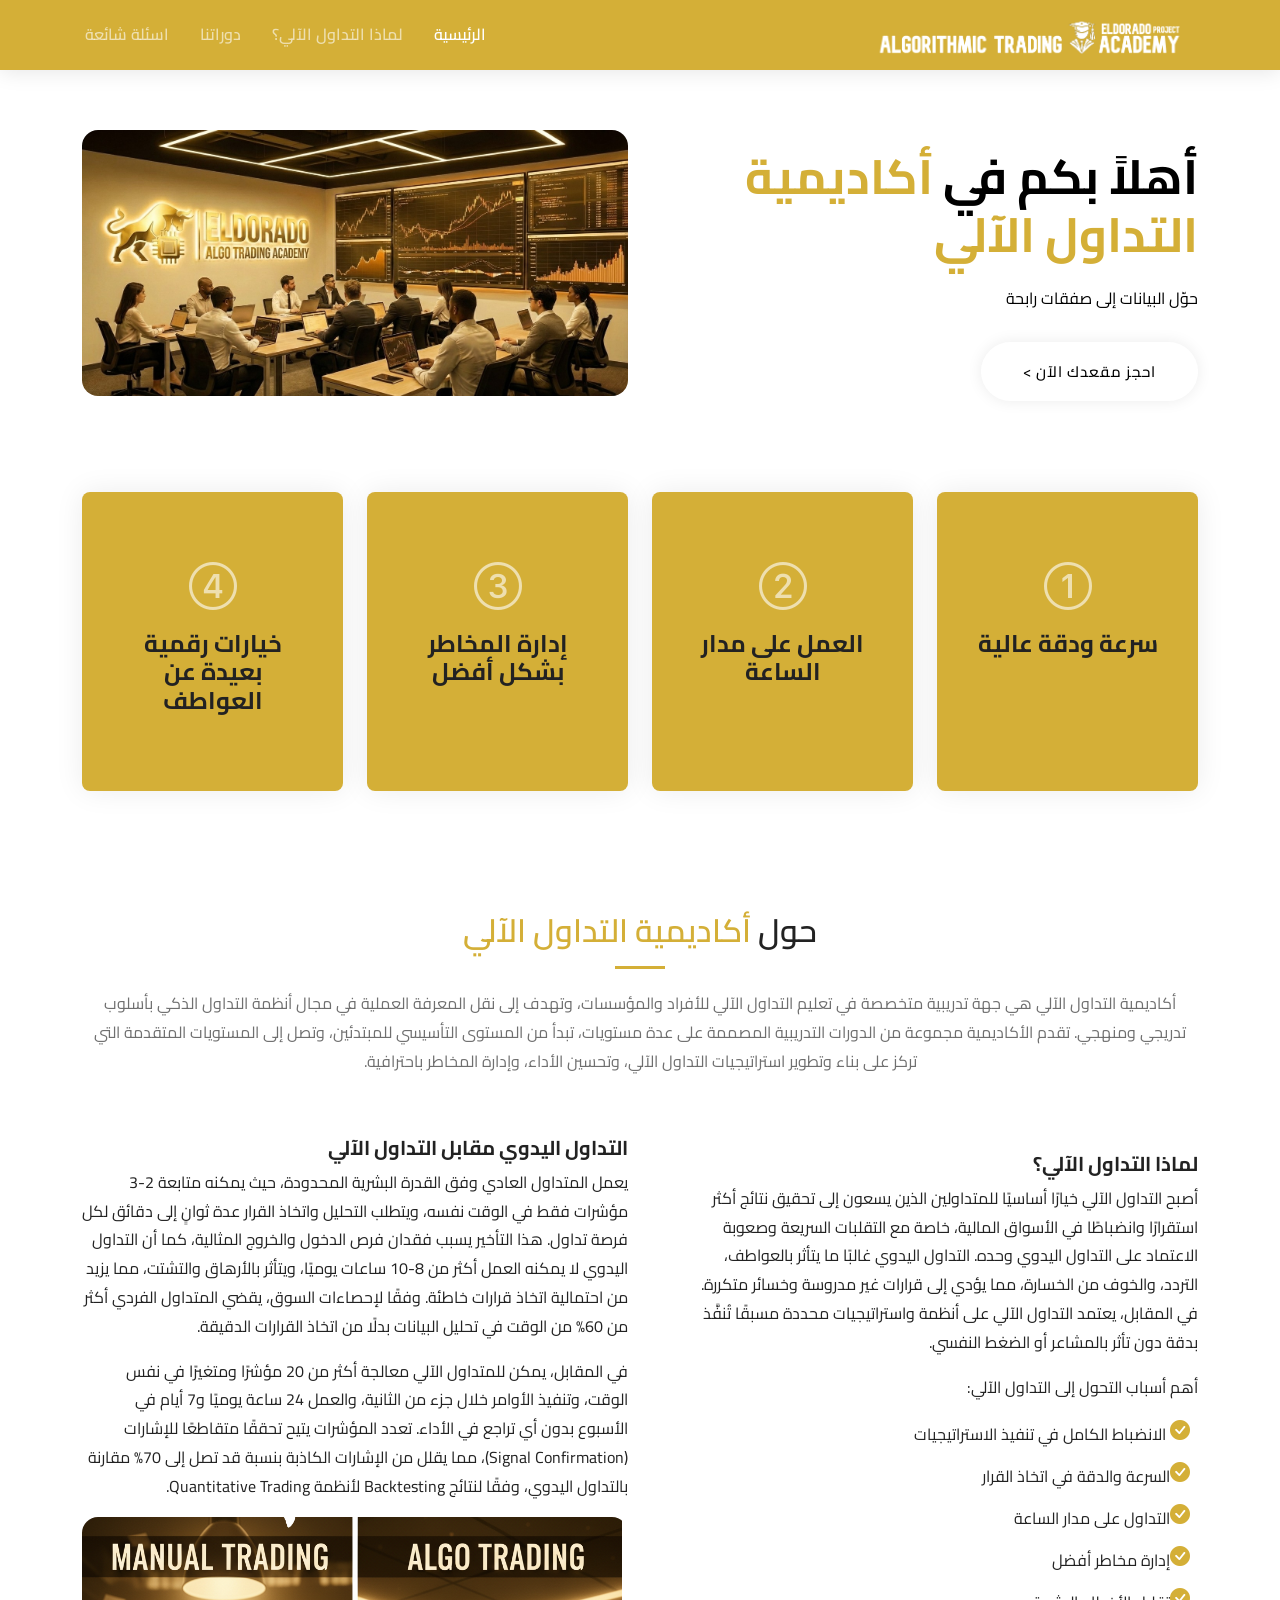
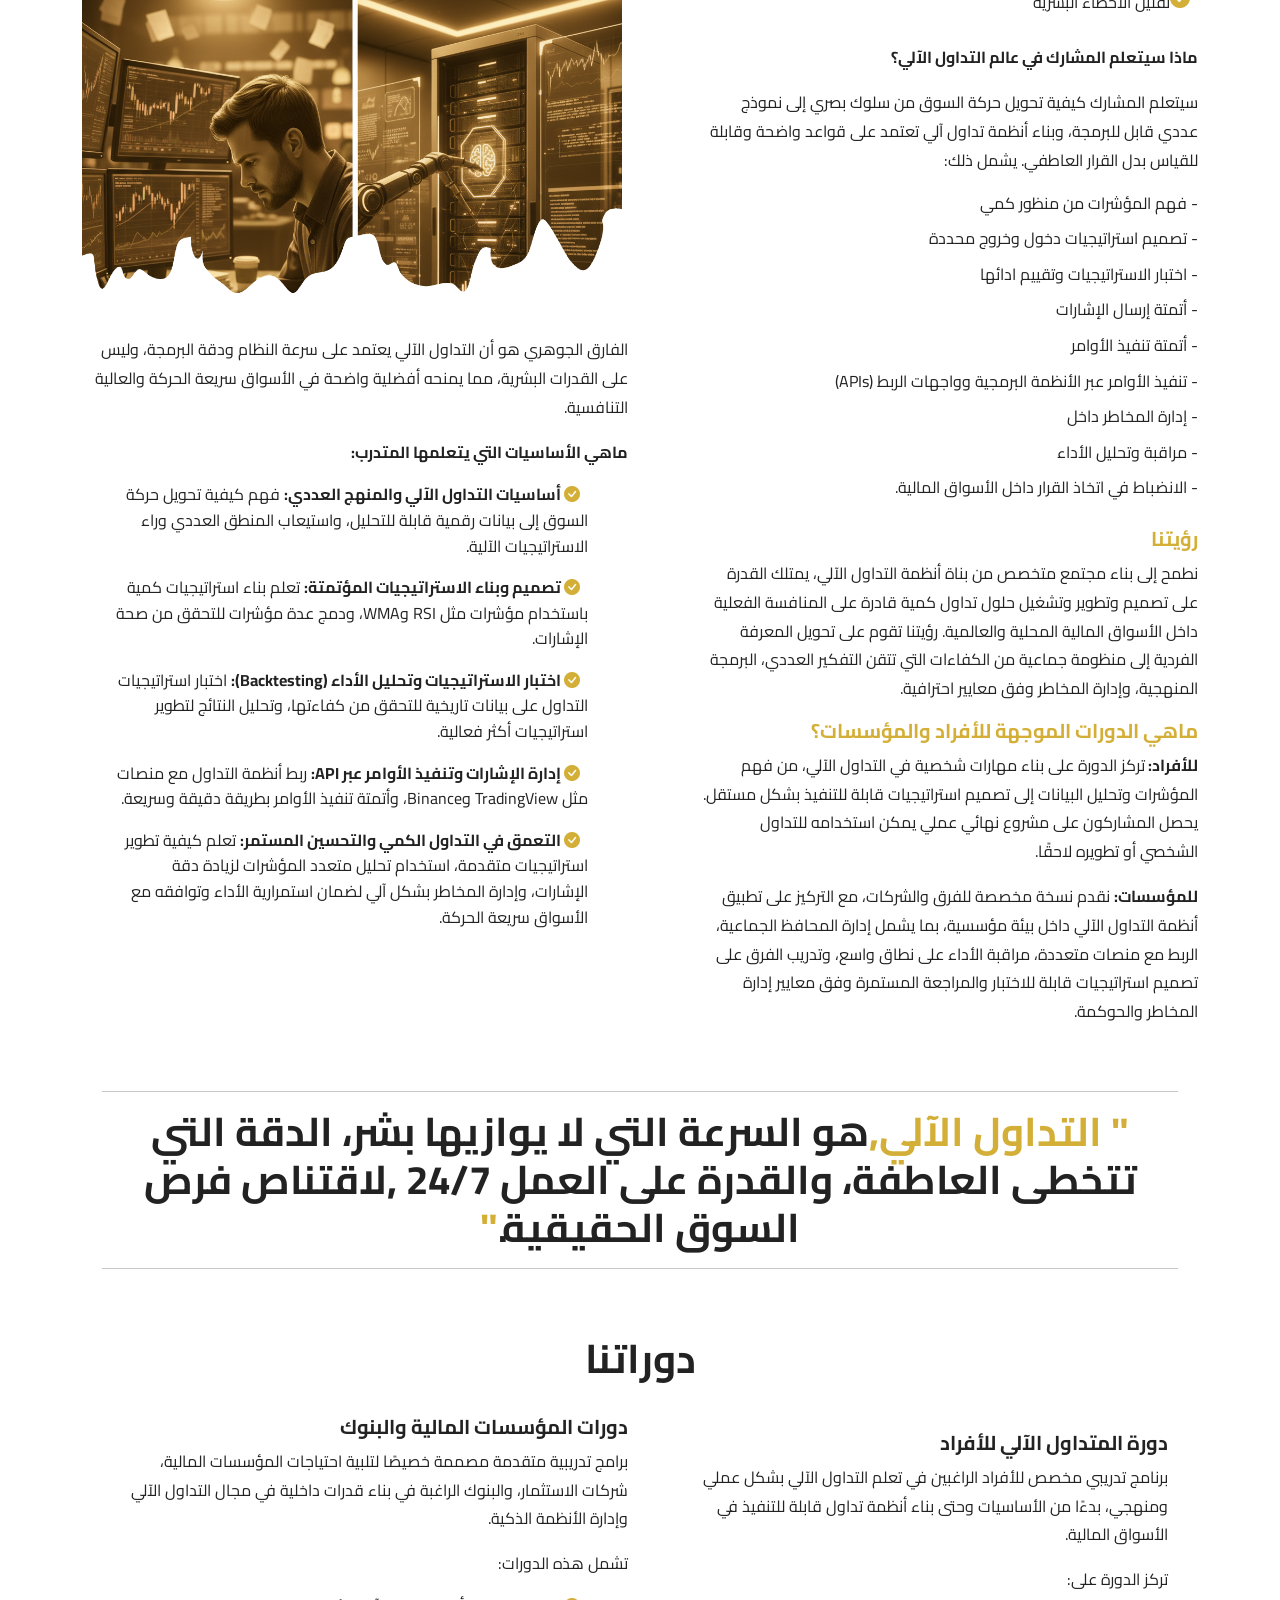
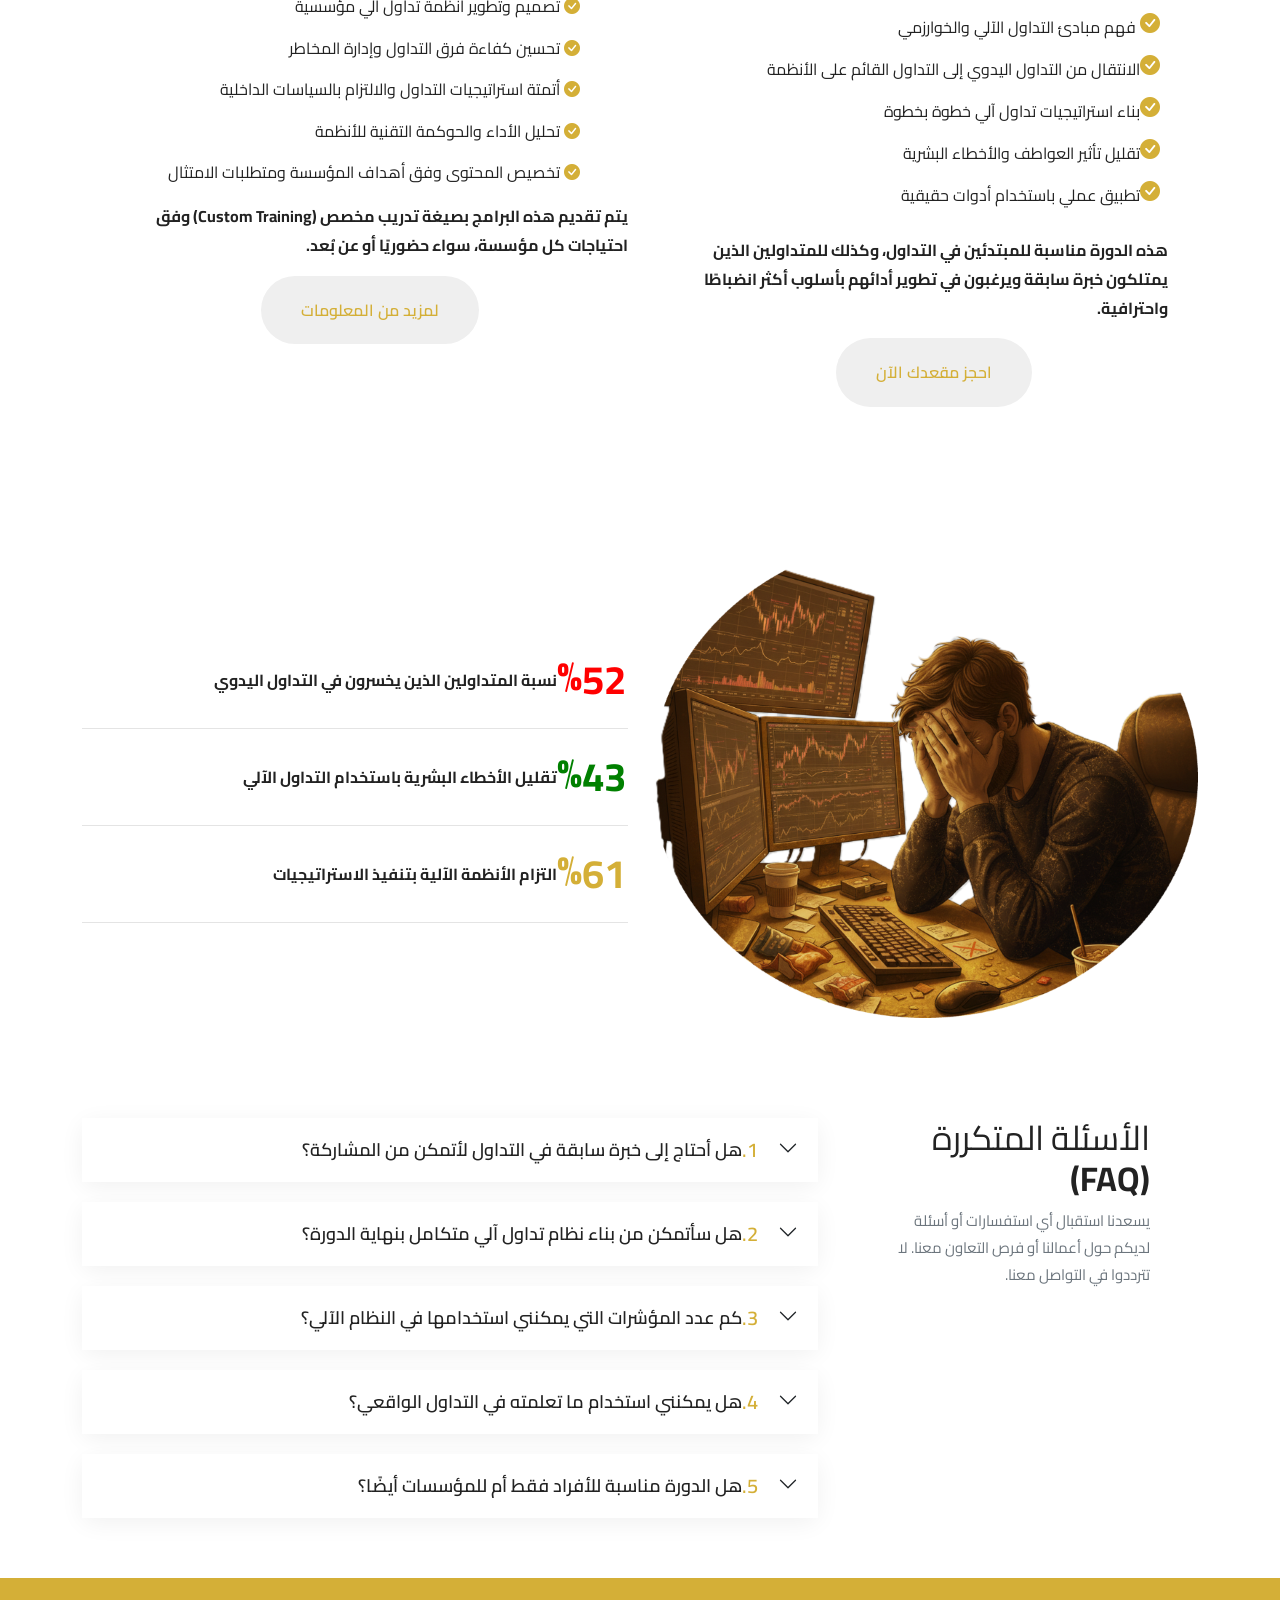
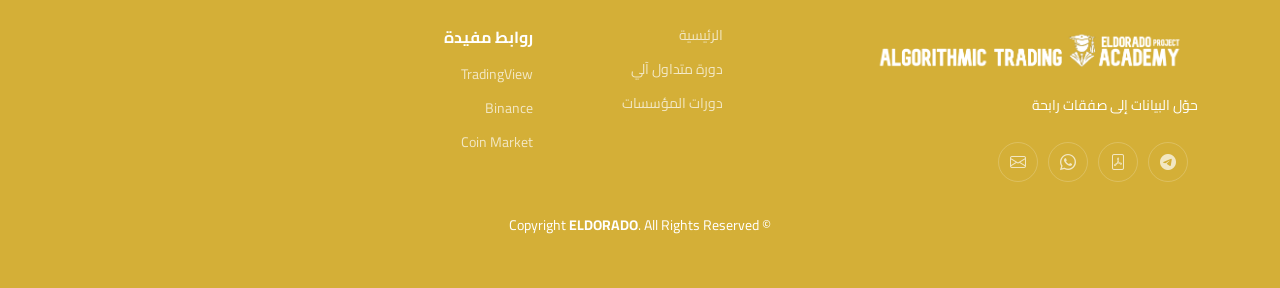
<file: ar/academy_ar.html>
<!DOCTYPE html>
<html lang="ar" dir="rtl">

<head>
  <meta charset="utf-8">
  <meta content="width=device-width, initial-scale=1.0" name="viewport">

  <title>إلدورادو  |  أكاديمية التداول الآلي</title>
<meta name="description" content="The Morogoro 22738 Project is a licensed gold mining initiative in Tanzania combining real gold production with blockchain-based production-sharing NFTs. Invest in transparent, verifiable digital gold backed by physical mining operations.">
<meta name="keywords" content="Morogoro gold project, Tanzania gold mining, gold backed NFTs, digital gold investment, blockchain gold, production sharing NFT, licensed gold mine Tanzania">
<meta name="author" content="Investment Engineering Forum (IEFORUM)">
<meta name="robots" content="index, follow">
<meta name="language" content="English">
<meta name="description" content="إلدورادو هو منصة استثمارية مدعومة بالذهب تجمع بين الإنتاج الفعلي للذهب والأصول الرقمية. استثمر بشفافية في مشاريع ذهب مرخصة مدعومة بتقنية البلوكشين.">

<meta name="keywords" content="مشروع إلدورادو, بلوكشين مدعوم بالذهب, الاستثمار في الذهب الرقمي, منصة بلوكشين للذهب, استثمار تعدين الذهب, بلوكشين مدعوم بالأصول, ترميز الذهب">

<meta name="author" content="منتدى هندسة الاستثمار (IEFORUM)">

<meta name="robots" content="index, follow">

<meta name="language" content="Arabic">

<!-- Open Graph / Social Sharing -->
<meta property="og:title" content="مشروع إلدورادو | منصة استثمارية مدعومة بالذهب والبلوكشين">
<meta property="og:description" content="إلدورادو هو نظام استثماري مدعوم بالذهب يربط الإنتاج الفعلي للذهب بالأصول الرقمية الشفافة. آمن، قابل للتحقق، ومتاحة عالميًا.">
<meta property="og:type" content="website">
<meta property="og:url" content="https://ieforum.online/eldorado">
<meta property="og:image" content="https://ieforum.online/eldorado/assets/img/image_1.jpg">
<meta property="og:site_name" content="مشروع إلدورادو">

<link rel="canonical" href="https://ieforum.online/eldorado">

<script type="application/ld+json">
{
  "@context": "https://schema.org",
  "@type": "InvestmentOrDeposit",
  "name": "مشروع إلدورادو",
  "description": "إلدورادو هو منصة استثمارية مدعومة بالذهب تربط الإنتاج الفعلي للذهب بالأصول الرقمية ونماذج استثمار شفافة.",
  "url": "https://ieforum.online/eldorado",
  "provider": {
    "@type": "Organization",
    "name": "منتدى هندسة الاستثمار (IEFORUM)",
    "url": "https://ieforum.online"
  },
  "additionalType": "https://schema.org/Commodity",
  "currencyAccepted": "USD",
  "areaServed": {
    "@type": "Country",
    "name": "Worldwide"
  }
}
</script>

<!-- Twitter / X Card -->
<meta name="twitter:card" content="summary_large_image">
<meta name="twitter:title" content="مشروع إلدورادو | استثمار مدعوم بالذهب والبلوكشين">
<meta name="twitter:description" content="إلدورادو هو نظام استثماري مدعوم بالذهب يربط الإنتاج الفعلي للذهب بالأصول الرقمية الشفافة والوصول العالمي.">
<meta name="twitter:image" content="https://ieforum.online/eldorado/assets/img/image_1.jpg">

  <!-- Favicons -->
  <link href="..//assets/img/a_favicon.png" rel="shortcut icon" type="image/x-icon">
  <link href="..//assets/img/apple-touch-icon.png" rel="apple-touch-icon">

  <!-- Google Fonts -->
  <link rel="preconnect" href="https://fonts.googleapis.com">
  <link rel="preconnect" href="https://fonts.gstatic.com" crossorigin>
  <link href="https://fonts.googleapis.com/css2?family=Open+Sans:ital,wght@0,300;0,400;0,500;0,600;0,700;1,300;1,400;1,600;1,700&family=Montserrat:ital,wght@0,300;0,400;0,500;0,600;0,700;1,300;1,400;1,500;1,600;1,700&family=Raleway:ital,wght@0,300;0,400;0,500;0,600;0,700;1,300;1,400;1,500;1,600;1,700&display=swap" rel="stylesheet">
  <link rel="preconnect" href="https://fonts.googleapis.com">
  <link rel="preconnect" href="https://fonts.gstatic.com" crossorigin>
  <link href="https://fonts.googleapis.com/css2?family=Cairo:wght@300;400;600;700&display=swap" rel="stylesheet">

  <!-- Vendor CSS Files -->
  <link href="..//assets/vendor/bootstrap/css/bootstrap.min.css" rel="stylesheet">
  <link href="..//assets/vendor/bootstrap-icons/bootstrap-icons.css" rel="stylesheet">
  <link href="..//assets/vendor/aos/aos.css" rel="stylesheet">
  <link href="..//assets/vendor/glightbox/css/glightbox.min.css" rel="stylesheet">
  <link href="..//assets/vendor/swiper/swiper-bundle.min.css" rel="stylesheet">

  <!-- Template Main CSS File -->
  <link href="..//assets/css/a_main.css" rel="stylesheet">
  <link href="..//assets/css/a_main_rtl.css" rel="stylesheet">

  
  <script src="https://www.google.com/recaptcha/api.js" async defer></script>
     <script>
       function onSubmit(token) {
         document.getElementById("demo-form").submit();
       }
     </script>
<link rel="preconnect" href="https://fonts.googleapis.com">
<link rel="preconnect" href="https://fonts.gstatic.com" crossorigin>
<link href="https://fonts.googleapis.com/css2?family=Cairo:wght@300;400;500;600;700&display=swap" rel="stylesheet">

</head>

<body>

  <!-- ======= Header ======= -->


  <header id="header" class="header d-flex align-items-center">

    <div class="container-fluid container-xl d-flex align-items-center justify-content-between">
      <a href="index.html" class="logo d-flex align-items-center">
        <img src="..//assets/img/a_logo-white.png" alt=""> 
      </a>
      <nav id="navbar" class="navbar">
        <ul>
		<li><a href="#hero">الرئيسية</a></li>
        <li><a href="#why">لماذا التداول الآلي؟</a></li>
		<li><a href="#courses" >دوراتنا</a></li>
		<li><a href="#faq">اسئلة شائعة</a></li>
		<!-- <li><a href="index.html">English</a></li> -->



      <i class="mobile-nav-toggle mobile-nav-show bi bi-list"></i>
      <i class="mobile-nav-toggle mobile-nav-hide d-none bi bi-x"></i>

    </div>
  </header><!-- End Header -->
  <!-- End Header -->

  <!-- ======= Hero Section ======= -->
  <section id="hero" class="hero">
    <div class="container position-relative">
      <div class="row gy-5" data-aos="fade-in">
        <div class="col-lg-6 order-2 order-lg-1 d-flex flex-column justify-content-center text-center text-lg-start">
          <h2>أهلاً بكم في  <span style="color:#D4AF37;">أكاديمية التداول الآلي</span></h2>
          <p>حوّل البيانات إلى صفقات رابحة</p>
          <div class="d-flex justify-content-center justify-content-lg-start">
            <a href="https://docs.google.com/forms/d/e/1FAIpQLSevcKmVDYAKgF-_lldKQPDUDUGGMvukPwUxX39vCBBilPDmgA/viewform?usp=dialog" target="_blank" class="btn-get-started">احجز مقعدك الآن ></a>
          <!--  <a href="https://www.youtu.be/e1F6iqHulFc" class="glightbox btn-watch-video d-flex align-items-center"><i class="bi bi-play-circle"></i><span>Watch Video</span></a> -->
          </div>
        </div>
        <div class="col-lg-6 order-1 order-lg-2">
          <img src="..//assets/img/a_image_1.jpg" class="img-fluid rounded-4 mb-4" alt="Morogoro 22738 licensed gold mining project in Tanzania, blockchain NFT investment" title="Morogoro 22738 Gold Mining Project" data-aos="zoom-out" data-aos-delay="90" >
        </div>
      </div>
    </div>

    <div class="icon-boxes position-relative">
      <div class="container position-relative">
        <div class="row gy-4 mt-5">

          <div class="col-xl-3 col-md-6" data-aos="fade-up" data-aos-delay="100">
            <div class="icon-box">
              <div class="icon"><i class="bi bi-1-circle"></i></div>
              <h4 class="title">سرعة ودقة عالية</h4>
            </div>
          </div><!--End Icon Box -->

          <div class="col-xl-3 col-md-6" data-aos="fade-up" data-aos-delay="200">
            <div class="icon-box">
              <div class="icon"><i class="bi bi-2-circle"></i></div>
              <h4 class="title">العمل على مدار الساعة</h4>
            </div>
          </div><!--End Icon Box -->

          <div class="col-xl-3 col-md-6" data-aos="fade-up" data-aos-delay="300">
            <div class="icon-box">
              <div class="icon"><i class="bi bi-3-circle"></i></div>
              <h4 class="title">إدارة المخاطر بشكل أفضل</h4>
            </div>
          </div><!--End Icon Box -->

          <div class="col-xl-3 col-md-6" data-aos="fade-up" data-aos-delay="500">
            <div class="icon-box">
              <div class="icon"><i class="bi bi-4-circle"></i></div>
              <h4 class="title">خيارات رقمية بعيدة عن العواطف</h4>
            </div>
          </div><!--End Icon Box -->

        </div>
      </div>
    </div>

    </div>
  </section>
  <!-- End Hero Section -->

  <main id="main">

    <!-- ======= About Us Section ======= -->
    <section id="about" class="about">
      <div class="container" data-aos="fade-up">

        <div class="section-header">
          <h2>حول <span style="color:#D4AF37;">أكاديمية التداول الآلي</span></h2>
          <p>أكاديمية التداول الآلي هي جهة تدريبية متخصصة في تعليم التداول الآلي للأفراد والمؤسسات، وتهدف إلى نقل المعرفة العملية في مجال أنظمة التداول الذكي بأسلوب تدريجي ومنهجي.

تقدم الأكاديمية مجموعة من الدورات التدريبية المصممة على عدة مستويات، تبدأ من المستوى التأسيسي للمبتدئين، وتصل إلى المستويات المتقدمة التي تركز على بناء وتطوير استراتيجيات التداول الآلي، وتحسين الأداء، وإدارة المخاطر باحترافية.</p>

        </div>

        <div class="row gy-4" id="why">
		<div class="col-lg-6">
            <div class="content ps-0 ps-lg-5">
              <p class="fst-italic">
               <h5>لماذا التداول الآلي؟</h5>
<p>أصبح التداول الآلي خيارًا أساسيًا للمتداولين الذين يسعون إلى تحقيق نتائج أكثر استقرارًا وانضباطًا في الأسواق المالية، خاصة مع التقلبات السريعة وصعوبة الاعتماد على التداول اليدوي وحده.

التداول اليدوي غالبًا ما يتأثر بالعواطف، التردد، والخوف من الخسارة، مما يؤدي إلى قرارات غير مدروسة وخسائر متكررة. في المقابل، يعتمد التداول الآلي على أنظمة واستراتيجيات محددة مسبقًا تُنفَّذ بدقة دون تأثر بالمشاعر أو الضغط النفسي.</p>
<p>أهم أسباب التحول إلى التداول الآلي:</p>
<ul>
<li><i class="bi bi-check-circle-fill"></i> الانضباط الكامل في تنفيذ الاستراتيجيات</li>
  <li><i class="bi bi-check-circle-fill"></i>السرعة والدقة في اتخاذ القرار</li>
  <li><i class="bi bi-check-circle-fill"></i>التداول على مدار الساعة</li>
  <li><i class="bi bi-check-circle-fill"></i>إدارة مخاطر أفضل</li>
  <li><i class="bi bi-check-circle-fill"></i>تقليل الأخطاء البشرية</li>
</ul>
<p><strong>ماذا سيتعلم المشارك في عالم التداول الآلي؟</strong></p>
<p>سيتعلم المشارك كيفية تحويل حركة السوق من سلوك بصري إلى نموذج عددي قابل للبرمجة، وبناء أنظمة تداول آلي تعتمد على قواعد واضحة وقابلة للقياس بدل القرار العاطفي. يشمل ذلك:</p>
<ul>
  <li>- فهم المؤشرات من منظور كمي</li>
  <li>- تصميم استراتيجيات دخول وخروج محددة</li>
  <li>- اختبار الاستراتيجيات وتقييم ادائها</li>
  <li>- أتمتة إرسال الإشارات</li>
  <li>- أتمتة تنفيذ الأوامر</li>
  <li>- تنفيذ الأوامر عبر الأنظمة البرمجية وواجهات الربط (APIs)</li>
  <li>- إدارة المخاطر داخل</li>
  <li>- مراقبة وتحليل الأداء</li>
  <li>- الانضباط في اتخاذ القرار داخل الأسواق المالية.</li>
</ul>
<h5 style="color:#D4AF37;">رؤيتنا</h5>
<p>نطمح إلى بناء مجتمع متخصص من بناة أنظمة التداول الآلي، يمتلك القدرة على تصميم وتطوير وتشغيل حلول تداول كمية قادرة على المنافسة الفعلية داخل الأسواق المالية المحلية والعالمية. رؤيتنا تقوم على تحويل المعرفة الفردية إلى منظومة جماعية من الكفاءات التي تتقن التفكير العددي، البرمجة المنهجية، وإدارة المخاطر وفق معايير احترافية.</p>

			  <h5 style="color:#D4AF37;">ماهي الدورات الموجهة للأفراد والمؤسسات؟</h5>
<p><strong>للأفراد: </strong>تركز الدورة على بناء مهارات شخصية في التداول الآلي، من فهم المؤشرات وتحليل البيانات إلى تصميم استراتيجيات قابلة للتنفيذ بشكل مستقل. يحصل المشاركون على مشروع نهائي عملي يمكن استخدامه للتداول الشخصي أو تطويره لاحقًا.</p>
<p><strong>للمؤسسات:</strong> نقدم نسخة مخصصة للفرق والشركات، مع التركيز على تطبيق أنظمة التداول الآلي داخل بيئة مؤسسية، بما يشمل إدارة المحافظ الجماعية، الربط مع منصات متعددة، مراقبة الأداء على نطاق واسع، وتدريب الفرق على تصميم استراتيجيات قابلة للاختبار والمراجعة المستمرة وفق معايير إدارة المخاطر والحوكمة.</p>

				
            </div>
          </div>
          <div class="col-lg-6">
		  <h5>التداول اليدوي مقابل التداول الآلي</h5>
<p>يعمل المتداول العادي وفق القدرة البشرية المحدودة، حيث يمكنه متابعة 2-3 مؤشرات فقط في الوقت نفسه، ويتطلب التحليل واتخاذ القرار عدة ثوانٍ إلى دقائق لكل فرصة تداول. هذا التأخير يسبب فقدان فرص الدخول والخروج المثالية، كما أن التداول اليدوي لا يمكنه العمل أكثر من 8-10 ساعات يوميًا، ويتأثر بالأرهاق والتشتت، مما يزيد من احتمالية اتخاذ قرارات خاطئة. وفقًا لإحصاءات السوق، يقضي المتداول الفردي أكثر من 60% من الوقت في تحليل البيانات بدلًا من اتخاذ القرارات الدقيقة.</p>
<p>في المقابل، يمكن للمتداول الآلي معالجة أكثر من 20 مؤشرًا ومتغيرًا في نفس الوقت، وتنفيذ الأوامر خلال جزء من الثانية، والعمل 24 ساعة يوميًا و7 أيام في الأسبوع بدون أي تراجع في الأداء. تعدد المؤشرات يتيح تحققًا متقاطعًا للإشارات (Signal Confirmation)، مما يقلل من الإشارات الكاذبة بنسبة قد تصل إلى 70% مقارنة بالتداول اليدوي، وفقًا لنتائج Backtesting لأنظمة Quantitative Trading.</p>

<img src="..//assets/img/a_about.png" class="img-fluid rounded-4 mb-4" alt="ترخيص مشروع تعدين الذهب Morogoro 22738 في تنزانيا، موروجورو">

<p>الفارق الجوهري هو أن التداول الآلي يعتمد على سرعة النظام ودقة البرمجة، وليس على القدرات البشرية، مما يمنحه أفضلية واضحة في الأسواق سريعة الحركة والعالية التنافسية.</p>

<p><strong>ماهي الأساسيات التي يتعلمها المتدرب:</strong></p>
<ul>
  <li><p><i class="bi bi-check-circle-fill"></i><b> أساسيات التداول الآلي والمنهج العددي:</b> فهم كيفية تحويل حركة السوق إلى بيانات رقمية قابلة للتحليل، واستيعاب المنطق العددي وراء الاستراتيجيات الآلية.</p></li>
  <li><p><i class="bi bi-check-circle-fill"></i><b> تصميم وبناء الاستراتيجيات المؤتمتة:</b> تعلم بناء استراتيجيات كمية باستخدام مؤشرات مثل RSI وWMA، ودمج عدة مؤشرات للتحقق من صحة الإشارات.</p></li>
  <li><p><i class="bi bi-check-circle-fill"></i><b> اختبار الاستراتيجيات وتحليل الأداء (Backtesting):</b> اختبار استراتيجيات التداول على بيانات تاريخية للتحقق من كفاءتها، وتحليل النتائج لتطوير استراتيجيات أكثر فعالية.</p></li>
  <li><p><i class="bi bi-check-circle-fill"></i><b> إدارة الإشارات وتنفيذ الأوامر عبر API:</b> ربط أنظمة التداول مع منصات مثل TradingView وBinance، وأتمتة تنفيذ الأوامر بطريقة دقيقة وسريعة.</p></li>
  <li><p><i class="bi bi-check-circle-fill"></i><b> التعمق في التداول الكمي والتحسين المستمر:</b> تعلم كيفية تطوير استراتيجيات متقدمة، استخدام تحليل متعدد المؤشرات لزيادة دقة الإشارات، وإدارة المخاطر بشكل آلي لضمان استمرارية الأداء وتوافقه مع الأسواق سريعة الحركة.</p></li>
</ul>

      </div>
</div>
<div style="padding: 20px;">
	  <p><br><h1><hr><center><span style="color:#D4AF37;">" التداول الآلي,</span>هو  السرعة التي لا يوازيها بشر، الدقة التي تتخطى العاطفة، والقدرة على العمل 24/7 ,لاقتناص فرص السوق الحقيقية.<span style="color:#D4AF37;">"</span></center><hr></h1></p>
	 </div>  
<div id="courses" style="padding: 30px;" class="row gy-4"  data-aos="fade-up">
<center ><h1>دوراتنا</h1></center>
		<div  class="col-lg-6">
            <div class="content ps-0 ps-lg-5">
              <p class="fst-italic">
               <h5 id="person">دورة المتداول الآلي للأفراد</h5>
<p>برنامج تدريبي مخصص للأفراد الراغبين في تعلم التداول الآلي بشكل عملي ومنهجي، بدءًا من الأساسيات وحتى بناء أنظمة تداول قابلة للتنفيذ في الأسواق المالية.</p>
<p>تركز الدورة على:</p>
<ul>
<li><i class="bi bi-check-circle-fill"></i> فهم مبادئ التداول الآلي والخوارزمي</li>
  <li><i class="bi bi-check-circle-fill"></i>الانتقال من التداول اليدوي إلى التداول القائم على الأنظمة</li>
  <li><i class="bi bi-check-circle-fill"></i>بناء استراتيجيات تداول آلي خطوة بخطوة</li>
  <li><i class="bi bi-check-circle-fill"></i>تقليل تأثير العواطف والأخطاء البشرية</li>
  <li><i class="bi bi-check-circle-fill"></i>تطبيق عملي باستخدام أدوات حقيقية</li>
</ul>
<p><strong>هذه الدورة مناسبة للمبتدئين في التداول، وكذلك للمتداولين الذين يمتلكون خبرة سابقة ويرغبون في تطوير أدائهم بأسلوب أكثر انضباطًا واحترافية.</strong></p>
		   <center><a href="https://docs.google.com/forms/d/e/1FAIpQLSevcKmVDYAKgF-_lldKQPDUDUGGMvukPwUxX39vCBBilPDmgA/viewform?usp=dialog" target="_blank"><button class="animated-button">احجز مقعدك الآن</button></a></center>
			
            </div>
          </div>
          <div class="col-lg-6" id="group">
		  <h5>دورات المؤسسات المالية والبنوك</h5>
<p>برامج تدريبية متقدمة مصممة خصيصًا لتلبية احتياجات المؤسسات المالية، شركات الاستثمار، والبنوك الراغبة في بناء قدرات داخلية في مجال التداول الآلي وإدارة الأنظمة الذكية.</p>
<p>تشمل هذه الدورات:</p>
<ul>
  <li><p><i class="bi bi-check-circle-fill"></i> تصميم وتطوير أنظمة تداول آلي مؤسسية</p></li>
  <li><p><i class="bi bi-check-circle-fill"></i> تحسين كفاءة فرق التداول وإدارة المخاطر</p></li>
  <li><p><i class="bi bi-check-circle-fill"></i> أتمتة استراتيجيات التداول والالتزام بالسياسات الداخلية</p></li>
  <li><p><i class="bi bi-check-circle-fill"></i> تحليل الأداء والحوكمة التقنية للأنظمة</p></li>
  <li><p><i class="bi bi-check-circle-fill"></i> تخصيص المحتوى وفق أهداف المؤسسة ومتطلبات الامتثال</p></li>
</ul>
<p><strong>يتم تقديم هذه البرامج بصيغة تدريب مخصص (Custom Training) وفق احتياجات كل مؤسسة، سواء حضوريًا أو عن بُعد.</strong></p>			
<div>
<center><a href="https://docs.google.com/forms/d/e/1FAIpQLSegntyUwRhhMAn-RQ2OegJLQ62GXNBWkR1tL_mFIckHNpwMyw/viewform?usp=publish-editor" target="_blank"><button class="animated-button">لمزيد من المعلومات</button></a></center>
</div>
      </div>
    </section><!-- End About Us Section -->

   
    <!-- ======= Stats Counter Section ======= -->
    <section id="stats-counter" class="stats-counter">
      <div class="container" data-aos="fade-up">

        <div class="row gy-4 align-items-center">

          <div class="col-lg-6">
            <img src="..//assets/img/a_subimage.png" alt="Gold mining site in Morogoro, Tanzania" width="800px;" class="img-fluid">
          </div>

          <div class="col-lg-6">

            <div class="stats-item d-flex align-items-center">
                
              <span style="color:red;" data-purecounter-start="0" data-purecounter-end="85" data-purecounter-duration="1" class="purecounter"></span>
              <p><strong><h1 style="color:red;">%</h1>نسبة المتداولين الذين يخسرون في التداول اليدوي</strong></p>
            </div><!-- End Stats Item -->

            <div class="stats-item d-flex align-items-center">
              <span style="color:green;" data-purecounter-start="0" data-purecounter-end="70" data-purecounter-duration="1" class="purecounter"></span>
              <p><strong><h1 style="color:green;">%</h1>تقليل الأخطاء البشرية باستخدام التداول الآلي</strong></p>
            </div><!-- End Stats Item -->

            <div class="stats-item d-flex align-items-center">
              <span data-purecounter-start="0" data-purecounter-end="100" data-purecounter-duration="1" class="purecounter"></span>
             <p><strong><h1 style="color:#D4AF37;">%</h1>التزام الأنظمة الآلية بتنفيذ الاستراتيجيات</strong> </p>
            </div><!-- End Stats Item -->

          </div>

        </div>

      </div>
    </section><!-- End Stats Counter Section -->

   
            </div>
          </div><!-- End Service Item -->


        </div>

      </div>
    </section><!-- End Our Services Section -->

    

    <!-- ======= Frequently Asked Questions Section ======= -->
    <section id="faq" class="faq">
  <div class="container" data-aos="fade-up">

    <div class="row gy-4">

      <div class="col-lg-4">
        <div class="content px-xl-5">
          <h3>الأسئلة المتكررة <strong>(FAQ)</strong></h3>
          <p>
            يسعدنا استقبال أي استفسارات أو أسئلة لديكم حول أعمالنا أو فرص التعاون معنا. لا تترددوا في التواصل معنا.
          </p>
          
        </div>
      </div>

      <div class="col-lg-8">

        <div class="accordion accordion-flush" id="faqlist" data-aos="fade-up" data-aos-delay="100">

          <div class="accordion-item">
            <h3 class="accordion-header">
              <button class="accordion-button collapsed" type="button" data-bs-toggle="collapse" data-bs-target="#faq-content-1">
                <span class="num">1.</span>
                هل أحتاج إلى خبرة سابقة في التداول لأتمكن من المشاركة؟
              </button>
            </h3>
            <div id="faq-content-1" class="accordion-collapse collapse" data-bs-parent="#faqlist">
              <div class="accordion-body">
                لا، الدورة مصممة لتناسب جميع المستويات، بدءًا من المبتدئين وحتى من لديهم خبرة محدودة في التداول أو البرمجة.
              </div>
            </div>
          </div><!-- # Faq item-->

          <div class="accordion-item">
            <h3 class="accordion-header">
              <button class="accordion-button collapsed" type="button" data-bs-toggle="collapse" data-bs-target="#faq-content-2">
                <span class="num">2.</span>
                هل سأتمكن من بناء نظام تداول آلي متكامل بنهاية الدورة؟
              </button>
            </h3>
            <div id="faq-content-2" class="accordion-collapse collapse" data-bs-parent="#faqlist">
              <div class="accordion-body">
                نعم، الدورة تشمل جميع الخطوات العملية لبناء استراتيجيات آلية قابلة للتنفيذ، من تحليل المؤشرات إلى الربط مع منصات التداول.
              </div>
            </div>
          </div><!-- # Faq item-->

          <div class="accordion-item">
            <h3 class="accordion-header">
              <button class="accordion-button collapsed" type="button" data-bs-toggle="collapse" data-bs-target="#faq-content-3">
                <span class="num">3.</span>
				كم عدد المؤشرات التي يمكنني استخدامها في النظام الآلي؟
              </button>
            </h3>
            <div id="faq-content-3" class="accordion-collapse collapse" data-bs-parent="#faqlist">
              <div class="accordion-body">
                يمكن للطالب دمج واستخدام أكثر من 20 مؤشرًا مختلفًا للتحقق من صحة الإشارات وتحسين أداء الاستراتيجية.
              </div>
            </div>
          </div><!-- # Faq item-->

          <div class="accordion-item">
            <h3 class="accordion-header">
              <button class="accordion-button collapsed" type="button" data-bs-toggle="collapse" data-bs-target="#faq-content-4">
                <span class="num">4.</span>
                هل يمكنني استخدام ما تعلمته في التداول الواقعي؟
              </button>
            </h3>
            <div id="faq-content-4" class="accordion-collapse collapse" data-bs-parent="#faqlist">
              <div class="accordion-body">
                بالتأكيد، الدورة تعتمد على مشاريع عملية وأنظمة قابلة للاختبار، ويمكن تطبيقها على منصات التداول الحقيقية بعد التدريب.
              </div>
            </div>
          </div><!-- # Faq item-->

          <div class="accordion-item">
            <h3 class="accordion-header">
              <button class="accordion-button collapsed" type="button" data-bs-toggle="collapse" data-bs-target="#faq-content-5">
                <span class="num">5.</span>
                هل الدورة مناسبة للأفراد فقط أم للمؤسسات أيضًا؟
              </button>
            </h3>
            <div id="faq-content-5" class="accordion-collapse collapse" data-bs-parent="#faqlist">
              <div class="accordion-body">
                الدورة مقسمة لنسختين: نسخة للأفراد تركز على المهارات الشخصية، ونسخة مؤسسية للفرق والشركات تشمل إدارة المحافظ والربط مع منصات متعددة ومراقبة الأداء على نطاق واسع.
              </div>
            </div>
          </div><!-- # Faq item-->

        </div>

      </div>
    </div>

  </div>
</section>


            </div>

          </div>
        </div>

      </div>
    </section><!-- End Frequently Asked Questions Section -->

   

  </main><!-- End #main -->

  <!-- ======= Footer ======= -->
  <footer id="footer" class="footer">

    <div class="container">
      <div class="row gy-4">
        <div class="col-lg-5 col-md-12 footer-info">
          <a href="index.html" class="logo d-flex align-items-center">
            
              <img src="..//assets/img/a_logo-white.png" alt="ELDORADO PROJECT"> 
            
          </a>
          <p>حوّل البيانات إلى صفقات رابحة</p>
          <div class="social-links d-flex mt-4">
            <a href="https://t.me/eldorado_projects" target="_blank" class="twitter"><i class="bi bi-telegram"></i></a>
            <a href="algotrader_personal.pdf" target="_blank" class="facebook"><i class="bi bi-file-pdf"></i></a>
            <a href="https://wa.me/96170728087" class="instagram"><i class="bi bi-whatsapp"></i></a>
            <a href="mailto:eldoradoalgoacademy@gmail.com" class="instagram"><i class="bi bi-envelope"></i></a>
          </div>
        </div>

        <div class="col-lg-2 col-6 footer-links">
          <ul>
            <li><a href="#hero">الرئيسية</a></li>
            <li><a href="#person" >دورة متداول آلي </a></li>
            <li><a href="#group" >دورات المؤسسات </a></li>
          </ul>
        </div>

        <div class="col-lg-2 col-6 footer-links">
          <h4>روابط مفيدة </h4>
          <ul>
            <li><a href="https://tradingview.com" target="_blank" >TradingView</a></li>
            <li><a href="https://binance.com" target="_blank">Binance</a></li>
            <li><a href="https://coinmarketcap.com" target="_blank">Coin Market</a></li>
          </ul>
        </div>



      </div>
    </div>

    <div class="container mt-4">
      <div class="copyright">
        &copy; Copyright <strong><span>ELDORADO</span></strong>. All Rights Reserved
      </div>
     
    </div>

  </footer><!-- End Footer -->
  <!-- End Footer -->

  <a href="#" class="scroll-top d-flex align-items-center justify-content-center"><i class="bi bi-arrow-up-short"></i></a>

  <div id="preloader"></div>

  <!-- Vendor JS Files -->
  <script src="..//assets/vendor/bootstrap/js/bootstrap.bundle.min.js"></script>
  <script src="..//assets/vendor/aos/aos.js"></script>
  <script src="..//assets/vendor/glightbox/js/glightbox.min.js"></script>
  <script src="..//assets/vendor/purecounter/purecounter_vanilla.js"></script>
  <script src="..//assets/vendor/swiper/swiper-bundle.min.js"></script>
  <script src="..//assets/vendor/isotope-layout/isotope.pkgd.min.js"></script>
  <script src="..//assets/vendor/php-email-form/validate.js"></script>

  <!-- Template Main JS File -->
  <script src="..//assets/js/main.js"></script>
<script type="application/ld+json">
{
  "@context": "https://schema.org",
  "@type": "FAQPage",
  "mainEntity": [
    {
      "@type": "Question",
      "name": "What does buying a Morogoro Gold NFT give me?",
      "acceptedAnswer": {
        "@type": "Answer",
        "text": "Each NFT represents a proportional share of actual gold production from the Morogoro – 22738 mine over a five-year period. NFT holders receive 40% of the total gold output, distributed proportionally according to their NFT holdings."
      }
    },
    {
      "@type": "Question",
      "name": "How is the value of my NFT determined, and is it guaranteed?",
      "acceptedAnswer": {
        "@type": "Answer",
        "text": "The NFT’s value is linked to actual gold production and prevailing gold market prices. One USD 100 NFT could correspond to approximately 13.7 grams of gold over five years. This is not a guaranteed return; actual outcomes depend on operational performance, realized production, and gold price fluctuations."
      }
    },
    {
      "@type": "Question",
      "name": "Why use NFTs instead of traditional investment methods like equity or bonds?",
      "acceptedAnswer": {
        "@type": "Answer",
        "text": "NFTs provide a non-dilutive funding mechanism, allowing the mine to retain full operational control while giving investors direct exposure to gold production. Benefits include blockchain transparency, fractional ownership, global accessibility, tradability on OpenSea, and alignment with actual production rather than company performance."
      }
    },
    {
      "@type": "Question",
      "name": "What risks should investors be aware of?",
      "acceptedAnswer": {
        "@type": "Answer",
        "text": "Key risks include geological uncertainty (actual reserves may differ from initial estimates), operational challenges (delays or equipment issues), and gold price volatility (market fluctuations affecting economic value)."
      }
    },
    {
      "@type": "Question",
      "name": "How are NFT distributions handled and tracked?",
      "acceptedAnswer": {
        "@type": "Answer",
        "text": "Gold allocated to NFT holders is distributed proportionally according to their holdings. All production, allocation, and payout data are recorded on blockchain, ensuring transparency, immutability, and auditability. NFTs are tradable on OpenSea, offering liquidity and flexibility."
      }
    }
  ]
}
</script>
</body>


</html>
</file>
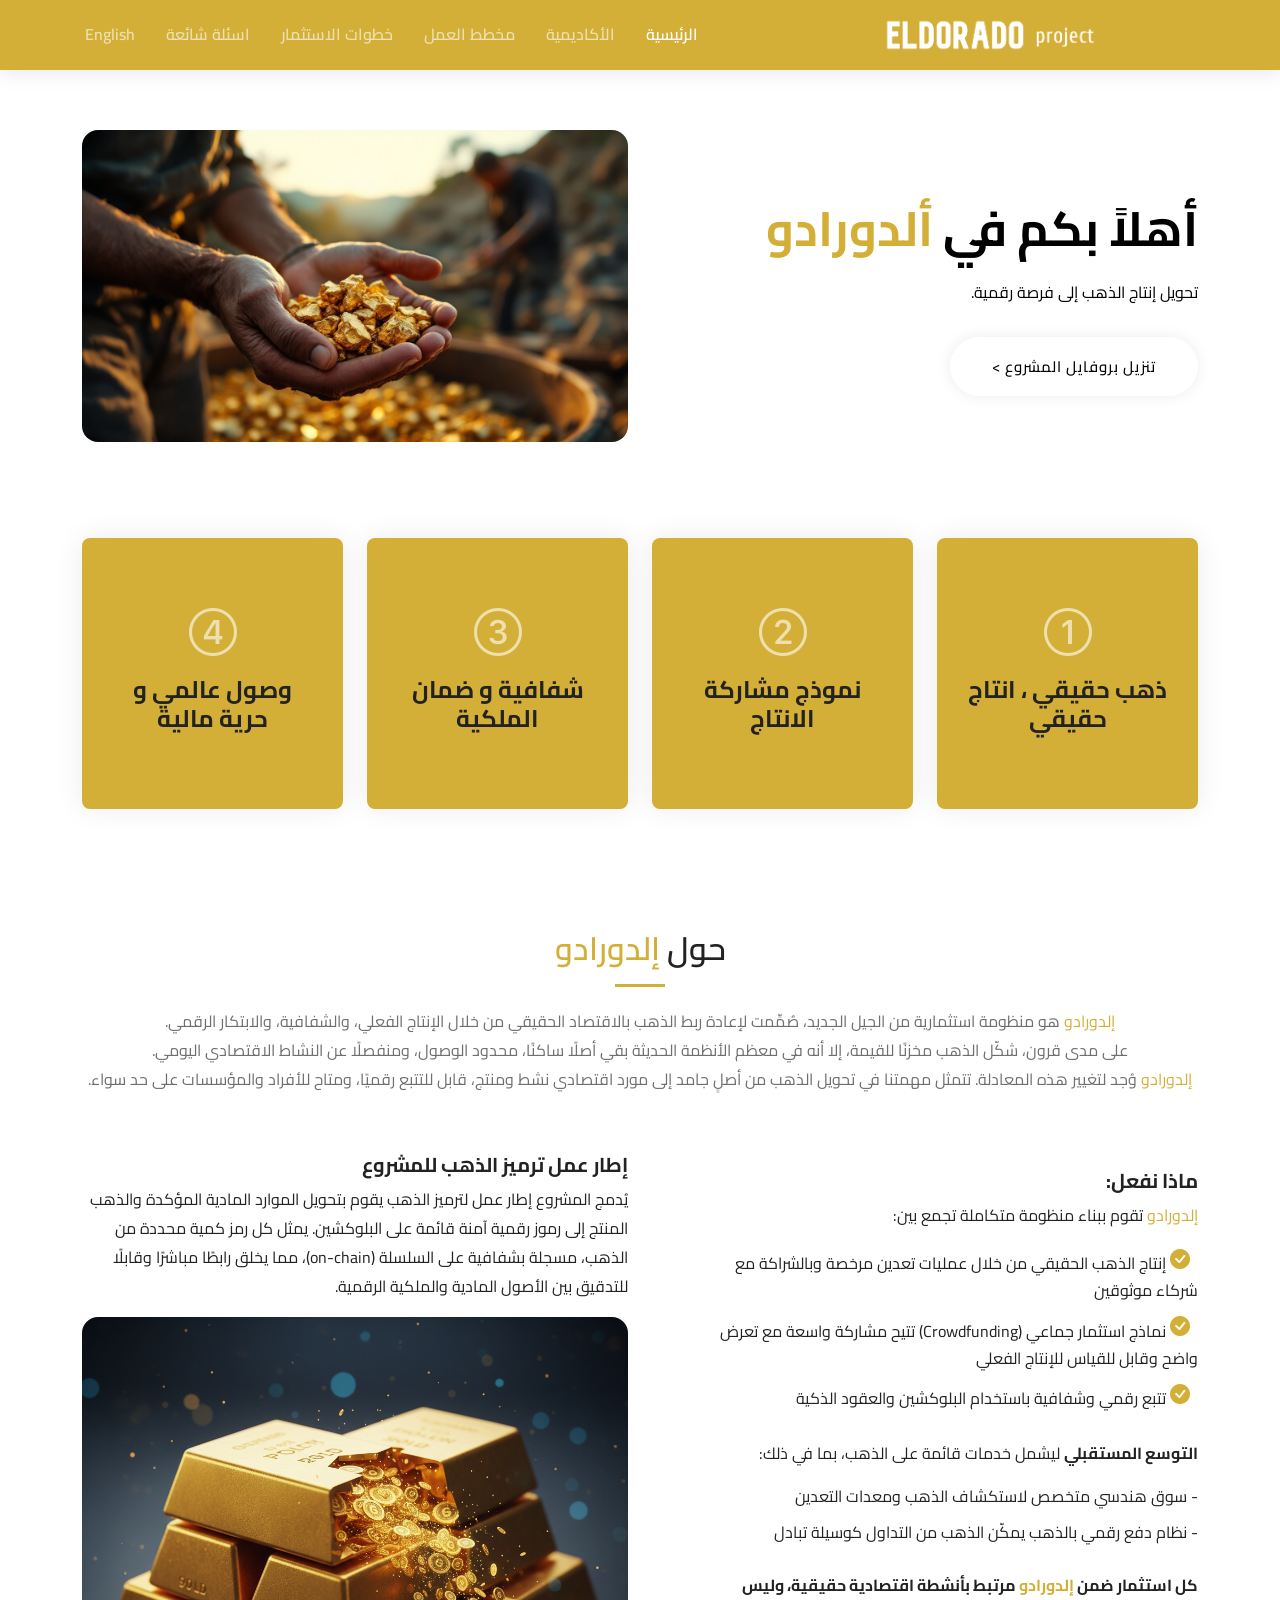
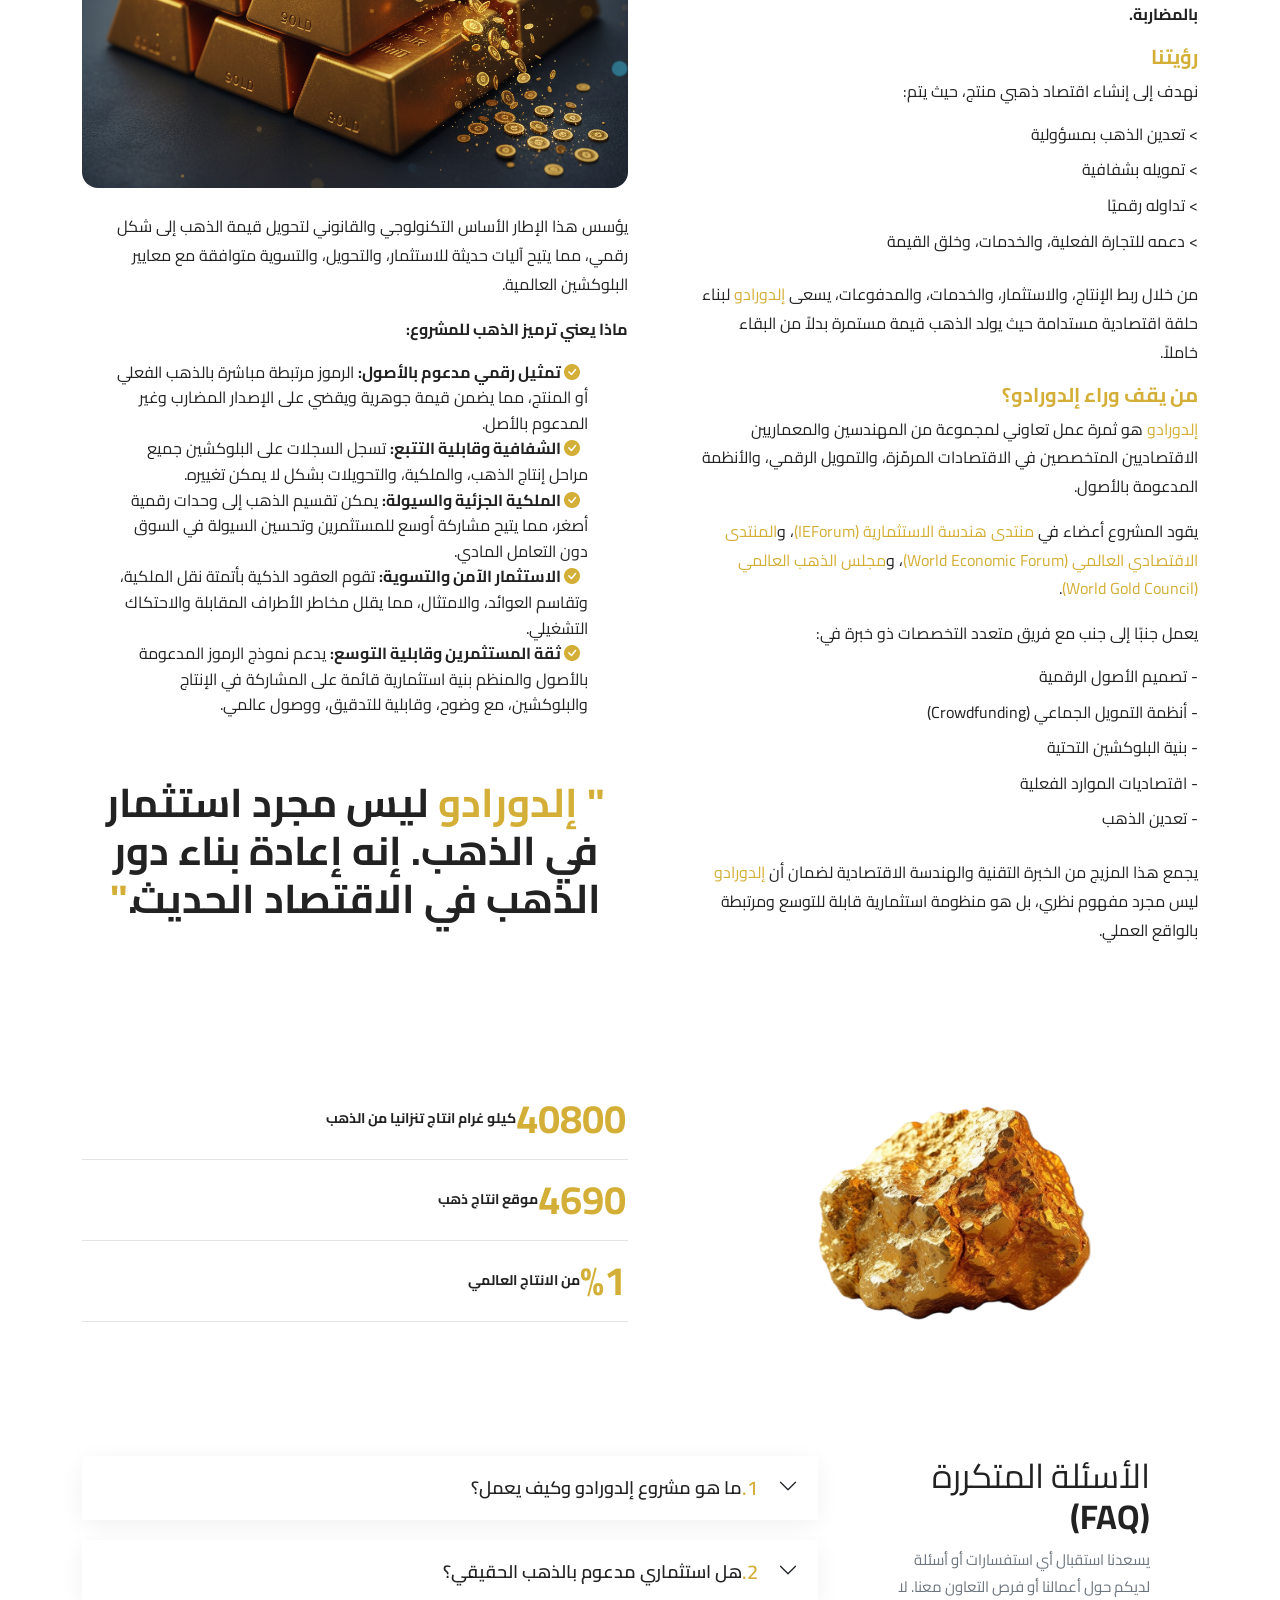
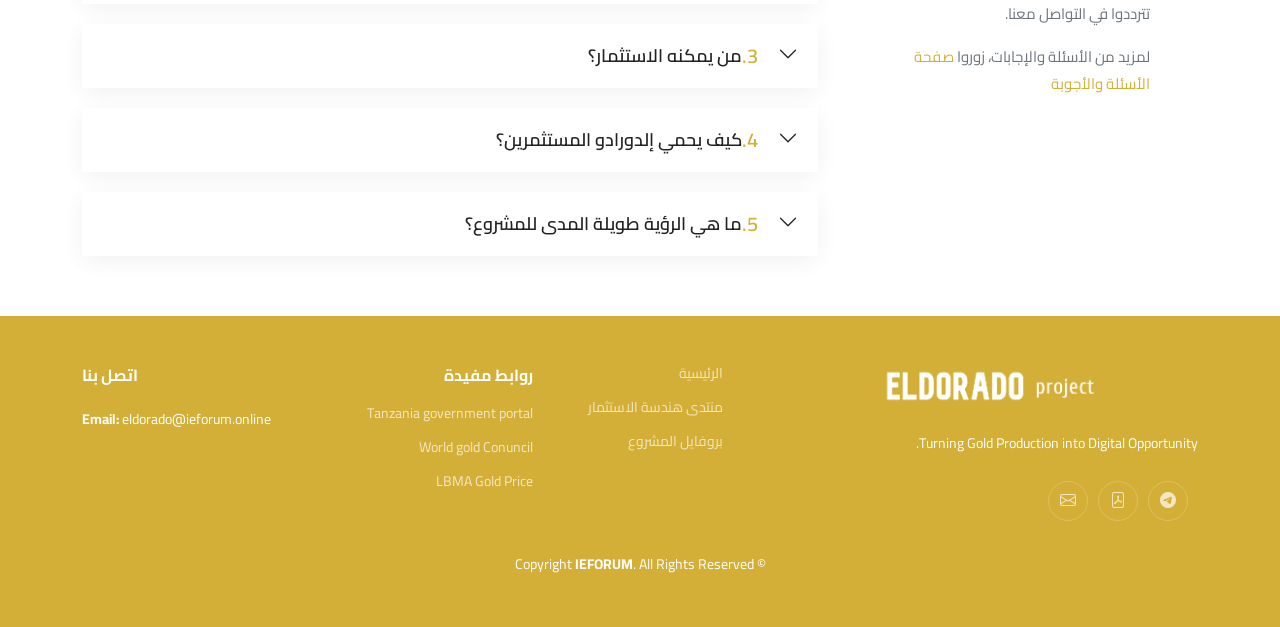
<file: ar/index_ar.html>
<!DOCTYPE html>
<html lang="ar" dir="rtl">

<head>
  <meta charset="utf-8">
  <meta content="width=device-width, initial-scale=1.0" name="viewport">

  <title>إلدورادو  |   بلوك تشين مدعوم بالذهب</title>
<meta name="description" content="The Morogoro 22738 Project is a licensed gold mining initiative in Tanzania combining real gold production with blockchain-based production-sharing NFTs. Invest in transparent, verifiable digital gold backed by physical mining operations.">
<meta name="keywords" content="Morogoro gold project, Tanzania gold mining, gold backed NFTs, digital gold investment, blockchain gold, production sharing NFT, licensed gold mine Tanzania">
<meta name="author" content="Investment Engineering Forum (IEFORUM)">
<meta name="robots" content="index, follow">
<meta name="language" content="English">
<meta name="description" content="إلدورادو هو منصة استثمارية مدعومة بالذهب تجمع بين الإنتاج الفعلي للذهب والأصول الرقمية. استثمر بشفافية في مشاريع ذهب مرخصة مدعومة بتقنية البلوكشين.">

<meta name="keywords" content="مشروع إلدورادو, بلوكشين مدعوم بالذهب, الاستثمار في الذهب الرقمي, منصة بلوكشين للذهب, استثمار تعدين الذهب, بلوكشين مدعوم بالأصول, ترميز الذهب">

<meta name="author" content="منتدى هندسة الاستثمار (IEFORUM)">

<meta name="robots" content="index, follow">

<meta name="language" content="Arabic">

<!-- Open Graph / Social Sharing -->
<meta property="og:title" content="مشروع إلدورادو | منصة استثمارية مدعومة بالذهب والبلوكشين">
<meta property="og:description" content="إلدورادو هو نظام استثماري مدعوم بالذهب يربط الإنتاج الفعلي للذهب بالأصول الرقمية الشفافة. آمن، قابل للتحقق، ومتاحة عالميًا.">
<meta property="og:type" content="website">
<meta property="og:url" content="https://ieforum.online/eldorado">
<meta property="og:image" content="https://ieforum.online/eldorado/assets/img/image_1.jpg">
<meta property="og:site_name" content="مشروع إلدورادو">

<link rel="canonical" href="https://ieforum.online/eldorado">

<script type="application/ld+json">
{
  "@context": "https://schema.org",
  "@type": "InvestmentOrDeposit",
  "name": "مشروع إلدورادو",
  "description": "إلدورادو هو منصة استثمارية مدعومة بالذهب تربط الإنتاج الفعلي للذهب بالأصول الرقمية ونماذج استثمار شفافة.",
  "url": "https://ieforum.online/eldorado",
  "provider": {
    "@type": "Organization",
    "name": "منتدى هندسة الاستثمار (IEFORUM)",
    "url": "https://ieforum.online"
  },
  "additionalType": "https://schema.org/Commodity",
  "currencyAccepted": "USD",
  "areaServed": {
    "@type": "Country",
    "name": "Worldwide"
  }
}
</script>

<!-- Twitter / X Card -->
<meta name="twitter:card" content="summary_large_image">
<meta name="twitter:title" content="مشروع إلدورادو | استثمار مدعوم بالذهب والبلوكشين">
<meta name="twitter:description" content="إلدورادو هو نظام استثماري مدعوم بالذهب يربط الإنتاج الفعلي للذهب بالأصول الرقمية الشفافة والوصول العالمي.">
<meta name="twitter:image" content="https://ieforum.online/eldorado/assets/img/image_1.jpg">

  <!-- Favicons -->
  <link href="../assets/img/favicon.png" rel="shortcut icon" type="image/x-icon">
  <link href="../assets/img/apple-touch-icon.png" rel="apple-touch-icon">

  <!-- Google Fonts -->
  <link rel="preconnect" href="https://fonts.googleapis.com">
  <link rel="preconnect" href="https://fonts.gstatic.com" crossorigin>
  <link href="https://fonts.googleapis.com/css2?family=Open+Sans:ital,wght@0,300;0,400;0,500;0,600;0,700;1,300;1,400;1,600;1,700&family=Montserrat:ital,wght@0,300;0,400;0,500;0,600;0,700;1,300;1,400;1,500;1,600;1,700&family=Raleway:ital,wght@0,300;0,400;0,500;0,600;0,700;1,300;1,400;1,500;1,600;1,700&display=swap" rel="stylesheet">
  <link rel="preconnect" href="https://fonts.googleapis.com">
  <link rel="preconnect" href="https://fonts.gstatic.com" crossorigin>
  <link href="https://fonts.googleapis.com/css2?family=Cairo:wght@300;400;600;700&display=swap" rel="stylesheet">

  <!-- Vendor CSS Files -->
  <link href="../assets/vendor/bootstrap/css/bootstrap.min.css" rel="stylesheet">
  <link href="../assets/vendor/bootstrap-icons/bootstrap-icons.css" rel="stylesheet">
  <link href="../assets/vendor/aos/aos.css" rel="stylesheet">
  <link href="../assets/vendor/glightbox/css/glightbox.min.css" rel="stylesheet">
  <link href="../assets/vendor/swiper/swiper-bundle.min.css" rel="stylesheet">

  <!-- Template Main CSS File -->
  <link href="../assets/css/main.css" rel="stylesheet">
  <link href="../assets/css/main_rtl.css" rel="stylesheet">

  
  <script src="https://www.google.com/recaptcha/api.js" async defer></script>
     <script>
       function onSubmit(token) {
         document.getElementById("demo-form").submit();
       }
     </script>
<link rel="preconnect" href="https://fonts.googleapis.com">
<link rel="preconnect" href="https://fonts.gstatic.com" crossorigin>
<link href="https://fonts.googleapis.com/css2?family=Cairo:wght@300;400;500;600;700&display=swap" rel="stylesheet">

</head>

<body>

  <!-- ======= Header ======= -->


  <header id="header" class="header d-flex align-items-center">

    <div class="container-fluid container-xl d-flex align-items-center justify-content-between">
      <a href="index.html" class="logo d-flex align-items-center">
        <img src="../assets/img/logo-white.png" alt=""> 
      </a>
      <nav id="navbar" class="navbar">
        <ul>
		<li><a href="#hero">الرئيسية</a></li>
		<li><a href="academy_ar.html" >الأكاديمية</a></li>
        <li><a href="workflow_ar.html" target="_blank">مخطط العمل</a></li>
		<li><a href="instructions_ar.html" target="_blank">خطوات الاستثمار</a></li>
		<li><a href="QandA_ar.html">اسئلة شائعة</a></li>
		<li><a href="..//index.html">English</a></li>



      <i class="mobile-nav-toggle mobile-nav-show bi bi-list"></i>
      <i class="mobile-nav-toggle mobile-nav-hide d-none bi bi-x"></i>

    </div>
  </header><!-- End Header -->
  <!-- End Header -->

  <!-- ======= Hero Section ======= -->
  <section id="hero" class="hero">
    <div class="container position-relative">
      <div class="row gy-5" data-aos="fade-in">
        <div class="col-lg-6 order-2 order-lg-1 d-flex flex-column justify-content-center text-center text-lg-start">
          <h2>أهلاً بكم في  <span style="color:#D4AF37;">ألدورادو</span></h2>
          <p>تحويل إنتاج الذهب إلى فرصة رقمية.</p>
          <div class="d-flex justify-content-center justify-content-lg-start">
            <a href="..//downloads/ELDORADO_project_intorduction_AR.pdf" target="_blank" class="btn-get-started">تنزيل بروفايل المشروع ></a>
          <!--  <a href="https://www.youtu.be/e1F6iqHulFc" class="glightbox btn-watch-video d-flex align-items-center"><i class="bi bi-play-circle"></i><span>Watch Video</span></a> -->
          </div>
        </div>
        <div class="col-lg-6 order-1 order-lg-2">
          <img src="../assets/img/image_1.jpg" class="img-fluid rounded-4 mb-4" alt="Morogoro 22738 licensed gold mining project in Tanzania, blockchain NFT investment" title="Morogoro 22738 Gold Mining Project" data-aos="zoom-out" data-aos-delay="90" >
        </div>
      </div>
    </div>

    <div class="icon-boxes position-relative">
      <div class="container position-relative">
        <div class="row gy-4 mt-5">

          <div class="col-xl-3 col-md-6" data-aos="fade-up" data-aos-delay="100">
            <div class="icon-box">
              <div class="icon"><i class="bi bi-1-circle"></i></div>
              <h4 class="title">ذهب حقيقي ، انتاج حقيقي</h4>
            </div>
          </div><!--End Icon Box -->

          <div class="col-xl-3 col-md-6" data-aos="fade-up" data-aos-delay="200">
            <div class="icon-box">
              <div class="icon"><i class="bi bi-2-circle"></i></div>
              <h4 class="title">نموذج مشاركة الانتاج</h4>
            </div>
          </div><!--End Icon Box -->

          <div class="col-xl-3 col-md-6" data-aos="fade-up" data-aos-delay="300">
            <div class="icon-box">
              <div class="icon"><i class="bi bi-3-circle"></i></div>
              <h4 class="title">شفافية و ضمان الملكية</h4>
            </div>
          </div><!--End Icon Box -->

          <div class="col-xl-3 col-md-6" data-aos="fade-up" data-aos-delay="500">
            <div class="icon-box">
              <div class="icon"><i class="bi bi-4-circle"></i></div>
              <h4 class="title">وصول عالمي و حرية مالية</h4>
            </div>
          </div><!--End Icon Box -->

        </div>
      </div>
    </div>

    </div>
  </section>
  <!-- End Hero Section -->

  <main id="main">

    <!-- ======= About Us Section ======= -->
    <section id="about" class="about">
      <div class="container" data-aos="fade-up">

        <div class="section-header">
          <h2>حول <span style="color:#D4AF37;">إلدورادو</span></h2>
          <p><span style="color:#D4AF37;">إلدورادو</span> هو منظومة استثمارية من الجيل الجديد، صُمِّمت لإعادة ربط الذهب بالاقتصاد الحقيقي من خلال الإنتاج الفعلي، والشفافية، والابتكار الرقمي.</p>

<p>على مدى قرون، شكّل الذهب مخزنًا للقيمة، إلا أنه في معظم الأنظمة الحديثة بقي أصلًا ساكنًا، محدود الوصول، ومنفصلًا عن النشاط الاقتصادي اليومي.</p>

<p><span style="color:#D4AF37;">إلدورادو</span> وُجد لتغيير هذه المعادلة. تتمثل مهمتنا في تحويل الذهب من أصلٍ جامد إلى مورد اقتصادي نشط ومنتج، قابل للتتبع رقميًا، ومتاح للأفراد والمؤسسات على حد سواء.</p>

        </div>

        <div class="row gy-4">
		<div class="col-lg-6">
            <div class="content ps-0 ps-lg-5">
              <p class="fst-italic">
               <h5>ماذا نفعل:</h5>
<p><span style="color:#D4AF37;">إلدورادو</span> تقوم ببناء منظومة متكاملة تجمع بين:</p>
<ul>
<li><i class="bi bi-check-circle-fill"></i> إنتاج الذهب الحقيقي من خلال عمليات تعدين مرخصة وبالشراكة مع شركاء موثوقين </li>
  <li><i class="bi bi-check-circle-fill"></i> نماذج استثمار جماعي (Crowdfunding) تتيح مشاركة واسعة مع تعرض واضح وقابل للقياس للإنتاج الفعلي</li>
  <li><i class="bi bi-check-circle-fill"></i> تتبع رقمي وشفافية باستخدام البلوكشين والعقود الذكية</li>
</ul>
<p><strong>التوسع المستقبلي</strong> ليشمل خدمات قائمة على الذهب، بما في ذلك:</p>
<ul>
  <li>- سوق هندسي متخصص لاستكشاف الذهب ومعدات التعدين</li>
  <li>- نظام دفع رقمي بالذهب يمكّن الذهب من التداول كوسيلة تبادل</li>
</ul>
<p><strong>كل استثمار ضمن <span style="color:#D4AF37;">إلدورادو</span> مرتبط بأنشطة اقتصادية حقيقية، وليس بالمضاربة.</strong></p>

<h5 style="color:#D4AF37;">رؤيتنا</h5>
<p>نهدف إلى إنشاء اقتصاد ذهبي منتج، حيث يتم:</p>
<ul>
  <li>> تعدين الذهب بمسؤولية</li>
  <li>> تمويله بشفافية</li>
  <li>> تداوله رقميًا</li>
  <li>> دعمه للتجارة الفعلية، والخدمات، وخلق القيمة</li>
</ul>
<p>من خلال ربط الإنتاج، والاستثمار، والخدمات، والمدفوعات، يسعى <span style="color:#D4AF37;">إلدورادو</span> لبناء حلقة اقتصادية مستدامة حيث يولد الذهب قيمة مستمرة بدلاً من البقاء خاملاً.</p>

			  <h5 style="color:#D4AF37;">من يقف وراء إلدورادو؟</h5>
<p><span style="color:#D4AF37;">إلدورادو</span> هو ثمرة عمل تعاوني لمجموعة من المهندسين والمعماريين الاقتصاديين المتخصصين في الاقتصادات المرمّزة، والتمويل الرقمي، والأنظمة المدعومة بالأصول.</p>

<p>يقود المشروع أعضاء في <a href="https://ieforum.online">منتدى هندسة الاستثمارية (IEForum)</a>، و<a href="https://weforum.org">المنتدى الاقتصادي العالمي (World Economic Forum)</a>، و<a href="https://gold.org">مجلس الذهب العالمي (World Gold Council)</a>.</p>

<p>يعمل جنبًا إلى جنب مع فريق متعدد التخصصات ذو خبرة في:</p>
<ul>
  <li>- تصميم الأصول الرقمية</li>
  <li>- أنظمة التمويل الجماعي (Crowdfunding)</li>
  <li>- بنية البلوكشين التحتية</li>
  <li>- اقتصاديات الموارد الفعلية</li>
  <li>- تعدين الذهب</li>
</ul>

<p>يجمع هذا المزيج من الخبرة التقنية والهندسة الاقتصادية لضمان أن <span style="color:#D4AF37;">إلدورادو</span> ليس مجرد مفهوم نظري، بل هو منظومة استثمارية قابلة للتوسع ومرتبطة بالواقع العملي.</p>

				
            </div>
          </div>
          <div class="col-lg-6">
		  <h5>إطار عمل ترميز الذهب للمشروع</h5>
<p>يُدمج المشروع إطار عمل لترميز الذهب يقوم بتحويل الموارد المادية المؤكدة والذهب المنتج إلى رموز رقمية آمنة قائمة على البلوكشين. يمثل كل رمز كمية محددة من الذهب، مسجلة بشفافية على السلسلة (on-chain)، مما يخلق رابطًا مباشرًا وقابلًا للتدقيق بين الأصول المادية والملكية الرقمية.</p>

<img src="../assets/img/about.png" class="img-fluid rounded-4 mb-4" alt="ترخيص مشروع تعدين الذهب Morogoro 22738 في تنزانيا، موروجورو">

<p>يؤسس هذا الإطار الأساس التكنولوجي والقانوني لتحويل قيمة الذهب إلى شكل رقمي، مما يتيح آليات حديثة للاستثمار، والتحويل، والتسوية متوافقة مع معايير البلوكشين العالمية.</p>

<p><strong>ماذا يعني ترميز الذهب للمشروع:</strong></p>
<ul>
  <li><i class="bi bi-check-circle-fill"></i><b> تمثيل رقمي مدعوم بالأصول:</b> الرموز مرتبطة مباشرة بالذهب الفعلي أو المنتج، مما يضمن قيمة جوهرية ويقضي على الإصدار المضارب وغير المدعوم بالأصل.</li>
  <li><i class="bi bi-check-circle-fill"></i><b> الشفافية وقابلية التتبع:</b> تسجل السجلات على البلوكشين جميع مراحل إنتاج الذهب، والملكية، والتحويلات بشكل لا يمكن تغييره.</li>
  <li><i class="bi bi-check-circle-fill"></i><b> الملكية الجزئية والسيولة:</b> يمكن تقسيم الذهب إلى وحدات رقمية أصغر، مما يتيح مشاركة أوسع للمستثمرين وتحسين السيولة في السوق دون التعامل المادي.</li>
  <li><i class="bi bi-check-circle-fill"></i><b> الاستثمار الآمن والتسوية:</b> تقوم العقود الذكية بأتمتة نقل الملكية، وتقاسم العوائد، والامتثال، مما يقلل مخاطر الأطراف المقابلة والاحتكاك التشغيلي.</li>
  <li><i class="bi bi-check-circle-fill"></i><b> ثقة المستثمرين وقابلية التوسع:</b> يدعم نموذج الرموز المدعومة بالأصول والمنظم بنية استثمارية قائمة على المشاركة في الإنتاج والبلوكشين، مع وضوح، وقابلية للتدقيق، ووصول عالمي.</li>
</ul>

<p><br><h1><center><span style="color:#D4AF37;">" إلدورادو</span> ليس مجرد استثمار في الذهب.  
إنه إعادة بناء دور الذهب في الاقتصاد الحديث.<span style="color:#D4AF37;">"</span></center></h1></p>


      </div>
    </section><!-- End About Us Section -->

   
    <!-- ======= Stats Counter Section ======= -->
    <section id="stats-counter" class="stats-counter">
      <div class="container" data-aos="fade-up">

        <div class="row gy-4 align-items-center">

          <div class="col-lg-6">
            <img src="../assets/img/subimage.png" alt="Gold mining site in Morogoro, Tanzania" width="800px;" class="img-fluid">
          </div>

          <div class="col-lg-6">

            <div class="stats-item d-flex align-items-center">
                
              <span data-purecounter-start="0" data-purecounter-end="60000" data-purecounter-duration="1" class="purecounter"></span>
              <p><strong>كيلو غرام انتاج تنزانيا من الذهب</strong></p>
            </div><!-- End Stats Item -->

            <div class="stats-item d-flex align-items-center">
              <span data-purecounter-start="0" data-purecounter-end="7000" data-purecounter-duration="1" class="purecounter"></span>
              <p><strong>موقع انتاج ذهب</strong></p>
            </div><!-- End Stats Item -->

            <div class="stats-item d-flex align-items-center">
              <span data-purecounter-start="0" data-purecounter-end="2" data-purecounter-duration="1" class="purecounter"></span>
             <span>%</span><p><strong> من الانتاج العالمي</strong> </p>
            </div><!-- End Stats Item -->

          </div>

        </div>

      </div>
    </section><!-- End Stats Counter Section -->

   
            </div>
          </div><!-- End Service Item -->


        </div>

      </div>
    </section><!-- End Our Services Section -->

    

    <!-- ======= Frequently Asked Questions Section ======= -->
    <section id="faq" class="faq">
  <div class="container" data-aos="fade-up">

    <div class="row gy-4">

      <div class="col-lg-4">
        <div class="content px-xl-5">
          <h3>الأسئلة المتكررة <strong>(FAQ)</strong></h3>
          <p>
            يسعدنا استقبال أي استفسارات أو أسئلة لديكم حول أعمالنا أو فرص التعاون معنا. لا تترددوا في التواصل معنا.
          </p>
          <p>لمزيد من الأسئلة والإجابات، زوروا <a target="_blank" href="QandA_ar.html">صفحة الأسئلة والأجوبة</a></p>
        </div>
      </div>

      <div class="col-lg-8">

        <div class="accordion accordion-flush" id="faqlist" data-aos="fade-up" data-aos-delay="100">

          <div class="accordion-item">
            <h3 class="accordion-header">
              <button class="accordion-button collapsed" type="button" data-bs-toggle="collapse" data-bs-target="#faq-content-1">
                <span class="num">1.</span>
                ما هو مشروع إلدورادو وكيف يعمل؟
              </button>
            </h3>
            <div id="faq-content-1" class="accordion-collapse collapse" data-bs-parent="#faqlist">
              <div class="accordion-body">
                <span style="color:#D4AF37;">إلدورادو</span> هو نظام استثماري متكامل يركز على الذهب. يتيح للأفراد والمؤسسات المشاركة في إنتاج الذهب من خلال نموذج تمويل جماعي شفاف، حيث تكون الاستثمارات مرتبطة بعمليات تعدين فعلية وتتبع رقمياً.
              </div>
            </div>
          </div><!-- # Faq item-->

          <div class="accordion-item">
            <h3 class="accordion-header">
              <button class="accordion-button collapsed" type="button" data-bs-toggle="collapse" data-bs-target="#faq-content-2">
                <span class="num">2.</span>
                هل استثماري مدعوم بالذهب الحقيقي؟
              </button>
            </h3>
            <div id="faq-content-2" class="accordion-collapse collapse" data-bs-parent="#faqlist">
              <div class="accordion-body">
                نعم. الاستثمارات في <span style="color:#D4AF37;">إلدورادو</span> مرتبطة بمشاريع تعدين الذهب الفعلية وأنشطة الإنتاج الحقيقية. يركز المشروع على ربط السجلات الرقمية بالإنتاج الاقتصادي الفعلي بدلاً من الأصول المضاربة.
              </div>
            </div>
          </div><!-- # Faq item-->

          <div class="accordion-item">
            <h3 class="accordion-header">
              <button class="accordion-button collapsed" type="button" data-bs-toggle="collapse" data-bs-target="#faq-content-3">
                <span class="num">3.</span>
                من يمكنه الاستثمار؟
              </button>
            </h3>
            <div id="faq-content-3" class="accordion-collapse collapse" data-bs-parent="#faqlist">
              <div class="accordion-body">
                تم تصميم <span style="color:#D4AF37;">إلدورادو</span> لكل من المستثمرين الأفراد والمؤسسات. تختلف مستويات المشاركة حسب فئة الاستثمار، مما يتيح للمستثمرين الصغار الدخول جنباً إلى جنب مع الشركاء الاستراتيجيين الأكبر.
              </div>
            </div>
          </div><!-- # Faq item-->

          <div class="accordion-item">
            <h3 class="accordion-header">
              <button class="accordion-button collapsed" type="button" data-bs-toggle="collapse" data-bs-target="#faq-content-4">
                <span class="num">4.</span>
                كيف يحمي إلدورادو المستثمرين؟
              </button>
            </h3>
            <div id="faq-content-4" class="accordion-collapse collapse" data-bs-parent="#faqlist">
              <div class="accordion-body">
                يتم بناء حماية المستثمرين ضمن هيكلية المشروع من خلال شروط استثمار واضحة، وقواعد مشاركة محددة مسبقًا، وتتبع رقمي، وآليات تنفيذ مراقبة لضمان الشفافية والمساءلة.
              </div>
            </div>
          </div><!-- # Faq item-->

          <div class="accordion-item">
            <h3 class="accordion-header">
              <button class="accordion-button collapsed" type="button" data-bs-toggle="collapse" data-bs-target="#faq-content-5">
                <span class="num">5.</span>
                ما هي الرؤية طويلة المدى للمشروع؟
              </button>
            </h3>
            <div id="faq-content-5" class="accordion-collapse collapse" data-bs-parent="#faqlist">
              <div class="accordion-body">
                يتجاوز <span style="color:#D4AF37;">إلدورادو</span> مجرد تمويل مشاريع التعدين الجماعي، إذ يهدف إلى بناء نظام اقتصادي كامل قائم على الذهب، بما في ذلك سوق متخصص لمعدات التعدين ونظام دفع رقمي بالذهب يمكّن الذهب من التداول كأصل اقتصادي نشط.
              </div>
            </div>
          </div><!-- # Faq item-->

        </div>

      </div>
    </div>

  </div>
</section>


            </div>

          </div>
        </div>

      </div>
    </section><!-- End Frequently Asked Questions Section -->

   

  </main><!-- End #main -->

  <!-- ======= Footer ======= -->
  <footer id="footer" class="footer">

    <div class="container">
      <div class="row gy-4">
        <div class="col-lg-5 col-md-12 footer-info">
          <a href="index.html" class="logo d-flex align-items-center">
            
              <img src="../assets/img/logo-white.png" alt="ELDORADO PROJECT"> 
            
          </a>
          <p>Turning Gold Production into Digital Opportunity.</p>
          <div class="social-links d-flex mt-4">
            <a href="https://t.me/eldorado_projects" target="_blank" class="twitter"><i class="bi bi-telegram"></i></a>
            <a href="..//downloads/ELDORADO_project_intorduction_AR.pdf" target="_blank" class="facebook"><i class="bi bi-file-pdf"></i></a>
            <a href="mailto:eldorado@ieforum.online" class="instagram"><i class="bi bi-envelope"></i></a>
          </div>
        </div>

        <div class="col-lg-2 col-6 footer-links">
          <ul>
            <li><a href="#hero">الرئيسية</a></li>
            <li><a href="https://ieforum.online" target="_blank">منتدى هندسة الاستثمار</a></li>
            <li><a href="..//downloads/ELDORADO_project_intorduction_AR.pdf" target="_blank">بروفايل المشروع </a></li>
          </ul>
        </div>

        <div class="col-lg-2 col-6 footer-links">
          <h4>روابط مفيدة </h4>
          <ul>
            <li><a href="https://portal.madini.go.tz" target="_blank" >Tanzania government portal</a></li>
            <li><a href="https://gold.org" target="_blank">World gold Conuncil</a></li>
            <li><a href="https://www.lbma.org.uk/prices-and-data/lbma-gold-price?utm_source=chatgpt.com" target="_blank">LBMA Gold Price</a></li>
          </ul>
        </div>

        <div class="col-lg-3 col-md-12 footer-contact text-center text-md-start">
          <h4>اتصل بنا</h4>
          <p>

            <!-- <strong>Phone:</strong> +1 5589 55488 55<br> -->
            <strong>Email:</strong><a href="mailto:eldorado@ieforum.online" style="color:white;"> eldorado@ieforum.online<br></a>
          </p>

        </div>

      </div>
    </div>

    <div class="container mt-4">
      <div class="copyright">
        &copy; Copyright <strong><span>IEFORUM</span></strong>. All Rights Reserved
      </div>
     
    </div>

  </footer><!-- End Footer -->
  <!-- End Footer -->

  <a href="#" class="scroll-top d-flex align-items-center justify-content-center"><i class="bi bi-arrow-up-short"></i></a>

  <div id="preloader"></div>

  <!-- Vendor JS Files -->
  <script src="../assets/vendor/bootstrap/js/bootstrap.bundle.min.js"></script>
  <script src="../assets/vendor/aos/aos.js"></script>
  <script src="../assets/vendor/glightbox/js/glightbox.min.js"></script>
  <script src="../assets/vendor/purecounter/purecounter_vanilla.js"></script>
  <script src="../assets/vendor/swiper/swiper-bundle.min.js"></script>
  <script src="../assets/vendor/isotope-layout/isotope.pkgd.min.js"></script>
  <script src="../assets/vendor/php-email-form/validate.js"></script>

  <!-- Template Main JS File -->
  <script src="../assets/js/main.js"></script>
<script type="application/ld+json">
{
  "@context": "https://schema.org",
  "@type": "FAQPage",
  "mainEntity": [
    {
      "@type": "Question",
      "name": "What does buying a Morogoro Gold NFT give me?",
      "acceptedAnswer": {
        "@type": "Answer",
        "text": "Each NFT represents a proportional share of actual gold production from the Morogoro – 22738 mine over a five-year period. NFT holders receive 40% of the total gold output, distributed proportionally according to their NFT holdings."
      }
    },
    {
      "@type": "Question",
      "name": "How is the value of my NFT determined, and is it guaranteed?",
      "acceptedAnswer": {
        "@type": "Answer",
        "text": "The NFT’s value is linked to actual gold production and prevailing gold market prices. One USD 100 NFT could correspond to approximately 13.7 grams of gold over five years. This is not a guaranteed return; actual outcomes depend on operational performance, realized production, and gold price fluctuations."
      }
    },
    {
      "@type": "Question",
      "name": "Why use NFTs instead of traditional investment methods like equity or bonds?",
      "acceptedAnswer": {
        "@type": "Answer",
        "text": "NFTs provide a non-dilutive funding mechanism, allowing the mine to retain full operational control while giving investors direct exposure to gold production. Benefits include blockchain transparency, fractional ownership, global accessibility, tradability on OpenSea, and alignment with actual production rather than company performance."
      }
    },
    {
      "@type": "Question",
      "name": "What risks should investors be aware of?",
      "acceptedAnswer": {
        "@type": "Answer",
        "text": "Key risks include geological uncertainty (actual reserves may differ from initial estimates), operational challenges (delays or equipment issues), and gold price volatility (market fluctuations affecting economic value)."
      }
    },
    {
      "@type": "Question",
      "name": "How are NFT distributions handled and tracked?",
      "acceptedAnswer": {
        "@type": "Answer",
        "text": "Gold allocated to NFT holders is distributed proportionally according to their holdings. All production, allocation, and payout data are recorded on blockchain, ensuring transparency, immutability, and auditability. NFTs are tradable on OpenSea, offering liquidity and flexibility."
      }
    }
  ]
}
</script>
</body>


</html>
</file>
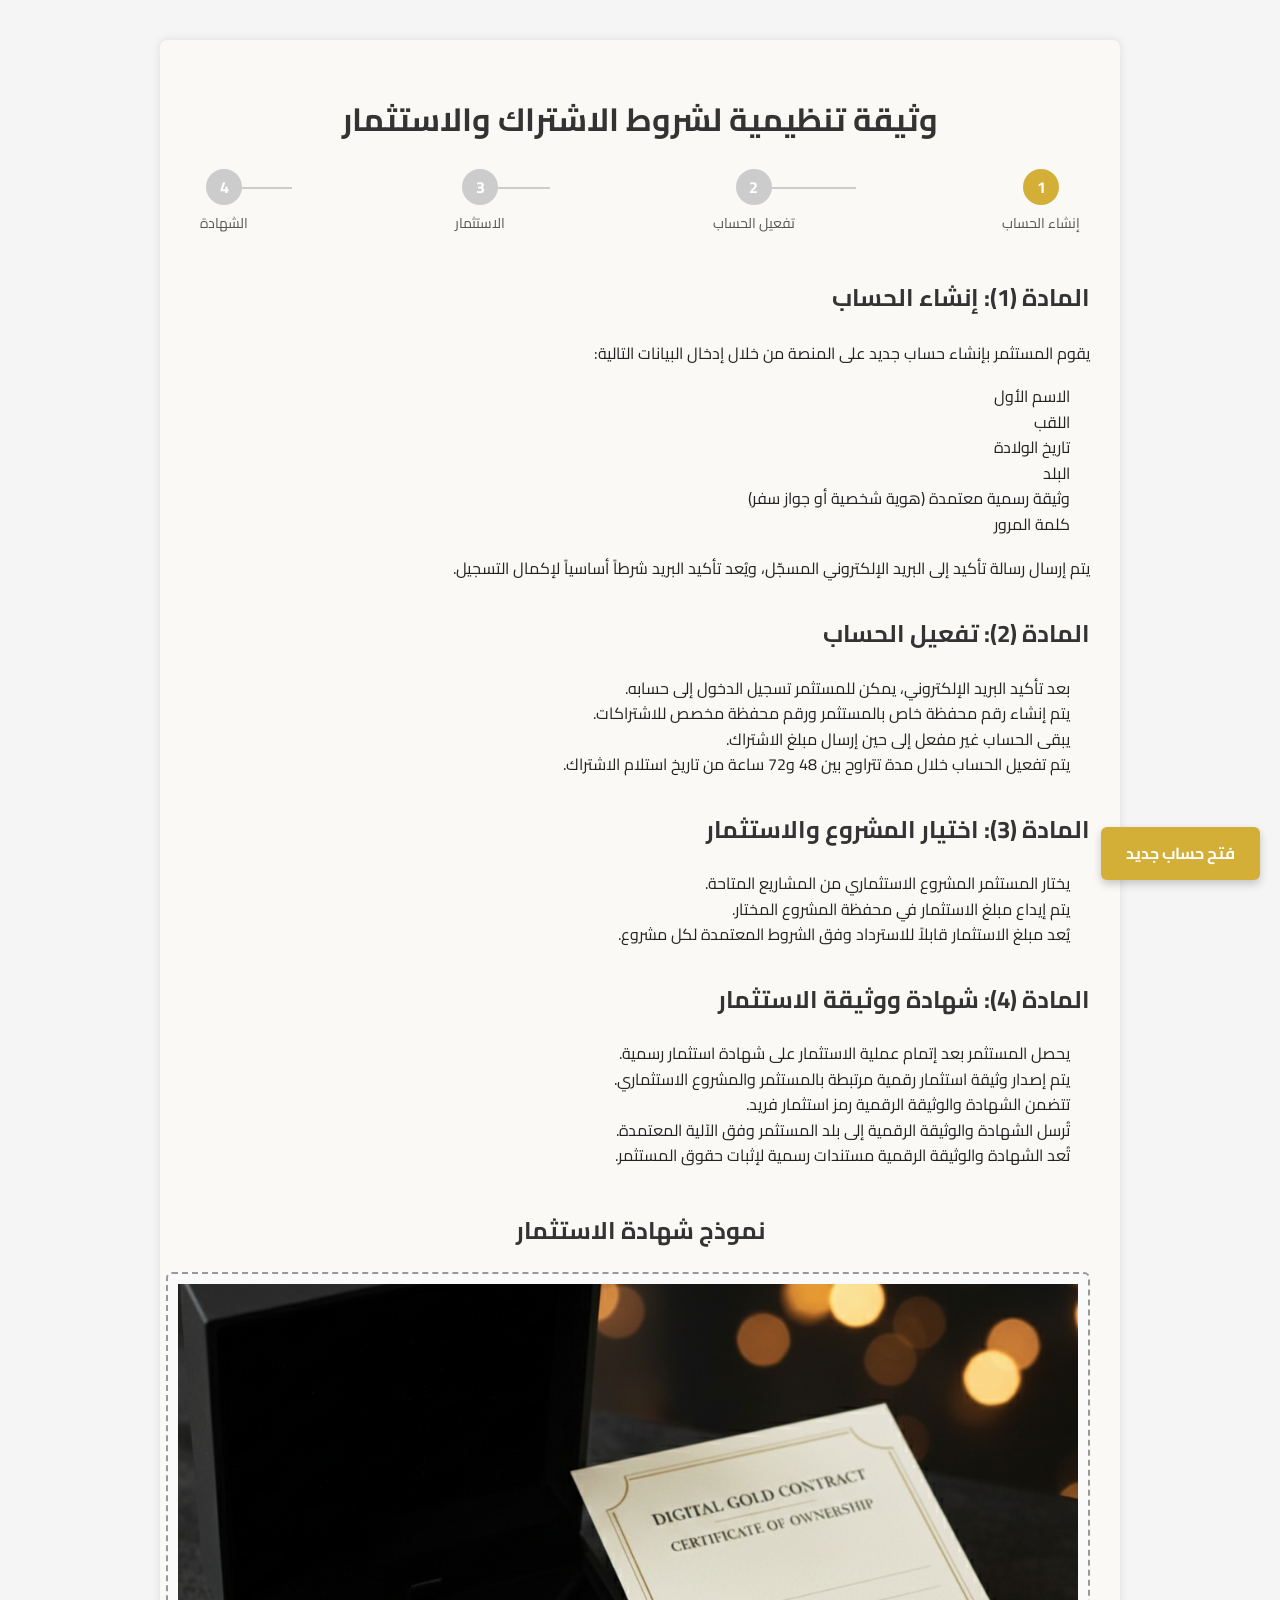
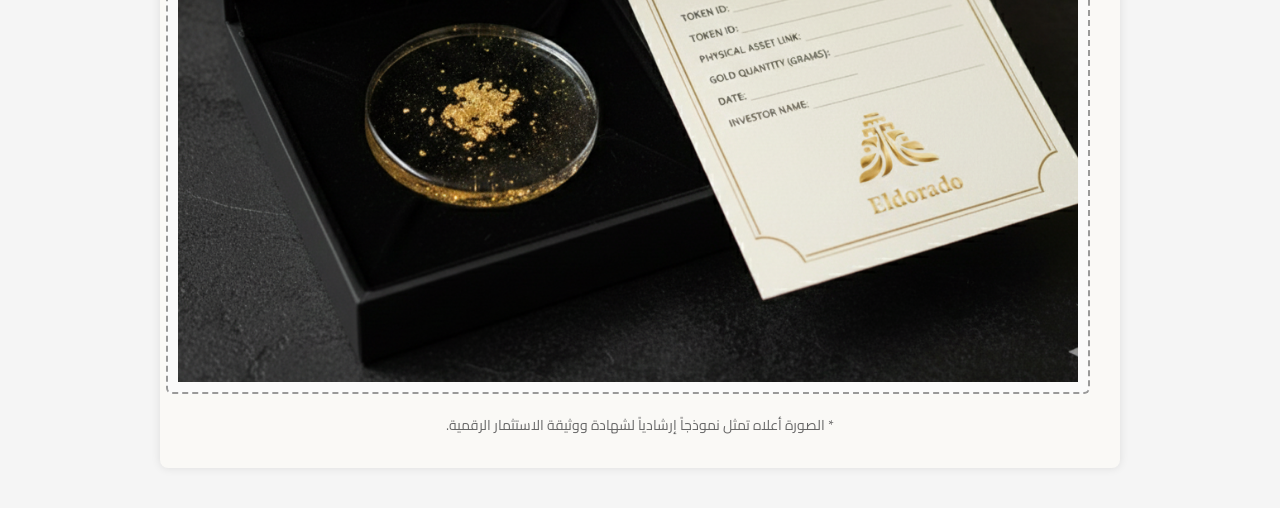
<file: ar/instructions_ar.html>
<!DOCTYPE html>
<html lang="ar" dir="rtl">
<head>
    <meta charset="UTF-8">
    <title>وثيقة شروط الاشتراك والاستثمار</title>
    <!-- تحميل خط Cairo -->
    <link href="https://fonts.googleapis.com/css2?family=Cairo:wght@400;600;700&display=swap" rel="stylesheet">
    <link href="../assets/css/main.css" rel="stylesheet">
    <link href="../assets/css/main_rtl.css" rel="stylesheet">
	  <!-- Favicons -->
  <link href="../assets/img/favicon.png" rel="shortcut icon" type="image/x-icon">
  <link href="../assets/img/apple-touch-icon.png" rel="apple-touch-icon">
    <style>
        /* إجبار كل العناصر داخل container على استخدام Cairo */
        .container, .container * {
            font-family: 'Cairo', sans-serif !important;
        }

        body {
            background-color: #f5f5f5;
            margin: 0;
            padding: 0;
            line-height: 1.8;
        }

        .container {
            max-width: 900px;
            margin: 40px auto;
            background: #FAF9F6;
            padding: 30px;
            border-radius: 8px;
            box-shadow: 0 0 10px rgba(0,0,0,0.1);
        }

        h1, h2 {
            color: #333;
        }

        h1 {
            text-align: center;
            margin-bottom: 20px;
        }
/* زر فتح الحساب العائم على اليمين */
.open-account-btn {
    position: fixed;       /* يبقى ثابت أثناء التمرير */
    bottom: 20px;          /* مسافة من أسفل الصفحة */
    right: 20px;           /* على جهة اليمين */
    z-index: 9999;         /* فوق كل العناصر */
    background-color: #D4AF37;
    color: #fff;
    padding: 12px 25px;    /* حجم الزر */
    border-radius: 6px;
    text-decoration: none;
    font-weight: bold;
    font-size: 16px;
    width: auto;           /* مهم: لا يأخذ عرض الشاشة بالكامل */
    display: inline-block;
    box-shadow: 0 4px 8px rgba(0,0,0,0.2);
    transition: transform 0.3s, background-color 0.3s;
}

/* تأثير عند المرور بالفأرة */
.open-account-btn:hover {
    background-color: #b8952d;
    transform: scale(1.05);
}



        /* Steps Indicator */
        .steps {
            display: flex;
            justify-content: space-between;
            align-items: center;
            margin-bottom: 40px;
            position: relative;
        }

        .step {
            position: relative;
            background: #FAF9F6;
            padding: 0 10px;
            text-align: center;
            z-index: 1;
        }

        .step:not(:first-child)::before {
            content: "";
            position: absolute;
            top: 18px;
            inset-inline-start: -50%; /* يدعم RTL/LTR تلقائي */
            inline-size: 100%;
            block-size: 2px;
            background-color: #ccc;
            z-index: -1;
        }

        .step-number {
            width: 36px;
            height: 36px;
            background-color: #ccc;
            color: #fff;
            border-radius: 50%;
            display: inline-flex;
            align-items: center;
            justify-content: center;
            margin-bottom: 6px;
            font-weight: bold;
            transition: background-color 0.3s;
        }

        .step.active .step-number {
            background-color: #D4AF37; /* ذهبي */
        }

        .step-title {
            font-size: 14px;
            color: #555;
        }

        .section {
            margin-bottom: 30px;
        }

        ul {
            padding-right: 20px;
        }

        .certificate {
            text-align: center;
            margin-top: 40px;
        }

        .certificate img {
            max-width: 100%;
            border: 2px dashed #999;
            padding: 10px;
            border-radius: 6px;
            background-color: #fafafa;
        }

        .note {
            font-size: 14px;
            color: #666;
            margin-top: 10px;
        }


    </style>
</head>
<body>

<div class="container">

    <h1>وثيقة تنظيمية لشروط الاشتراك والاستثمار</h1>

    <!-- زر فتح حساب -->

    <a href="register_ar.html" class="open-account-btn">فتح حساب جديد</a>


    <!-- Steps Indicator -->
    <div class="steps">
        <div class="step" id="step1">
            <div class="step-number">1</div>
            <div class="step-title">إنشاء الحساب</div>
        </div>
        <div class="step" id="step2">
            <div class="step-number">2</div>
            <div class="step-title">تفعيل الحساب</div>
        </div>
        <div class="step" id="step3">
            <div class="step-number">3</div>
            <div class="step-title">الاستثمار</div>
        </div>
        <div class="step" id="step4">
            <div class="step-number">4</div>
            <div class="step-title">الشهادة</div>
        </div>
    </div>

    <!-- Section 1 -->
    <div class="section">
        <h2>المادة (1): إنشاء الحساب</h2>
        <p>يقوم المستثمر بإنشاء حساب جديد على المنصة من خلال إدخال البيانات التالية:</p>
        <ul>
            <li>الاسم الأول</li>
            <li>اللقب</li>
            <li>تاريخ الولادة</li>
            <li>البلد</li>
            <li>وثيقة رسمية معتمدة (هوية شخصية أو جواز سفر)</li>
            <li>كلمة المرور</li>
        </ul>
        <p>يتم إرسال رسالة تأكيد إلى البريد الإلكتروني المسجّل، ويُعد تأكيد البريد شرطاً أساسياً لإكمال التسجيل.</p>
    </div>

    <!-- Section 2 -->
    <div class="section">
        <h2>المادة (2): تفعيل الحساب</h2>
        <ul>
            <li>بعد تأكيد البريد الإلكتروني، يمكن للمستثمر تسجيل الدخول إلى حسابه.</li>
            <li>يتم إنشاء رقم محفظة خاص بالمستثمر ورقم محفظة مخصص للاشتراكات.</li>
            <li>يبقى الحساب غير مفعل إلى حين إرسال مبلغ الاشتراك.</li>
            <li>يتم تفعيل الحساب خلال مدة تتراوح بين 48 و72 ساعة من تاريخ استلام الاشتراك.</li>
        </ul>
    </div>

    <!-- Section 3 -->
    <div class="section">
        <h2>المادة (3): اختيار المشروع والاستثمار</h2>
        <ul>
            <li>يختار المستثمر المشروع الاستثماري من المشاريع المتاحة.</li>
            <li>يتم إيداع مبلغ الاستثمار في محفظة المشروع المختار.</li>
            <li>يُعد مبلغ الاستثمار قابلاً للاسترداد وفق الشروط المعتمدة لكل مشروع.</li>
        </ul>
    </div>

    <!-- Section 4 -->
    <div class="section">
        <h2>المادة (4): شهادة ووثيقة الاستثمار</h2>
        <ul>
            <li>يحصل المستثمر بعد إتمام عملية الاستثمار على شهادة استثمار رسمية.</li>
            <li>يتم إصدار وثيقة استثمار رقمية مرتبطة بالمستثمر والمشروع الاستثماري.</li>
            <li>تتضمن الشهادة والوثيقة الرقمية رمز استثمار فريد.</li>
            <li>تُرسل الشهادة والوثيقة الرقمية إلى بلد المستثمر وفق الآلية المعتمدة.</li>
            <li>تُعد الشهادة والوثيقة الرقمية مستندات رسمية لإثبات حقوق المستثمر.</li>
        </ul>
    </div>

    <!-- Certificate Image -->
	
    <div class="certificate">
        <h2>نموذج شهادة الاستثمار</h2>
        <img src="../assets/img/certificate.png" alt="نموذج شهادة الاستثمار">
        <div class="note">
            * الصورة أعلاه تمثل نموذجاً إرشادياً لشهادة ووثيقة الاستثمار الرقمية.
        </div>
    </div>
  
</div>

<script>
    // مثال: تحديد المرحلة النشطة
    let activeStep = 1; // يمكن تغييره حسب حالة المستخدم: 1،2،3،4
    for (let i = 1; i <= activeStep; i++) {
        document.getElementById('step'+i).classList.add('active');
    }
</script>

</body>
</html>
</file>
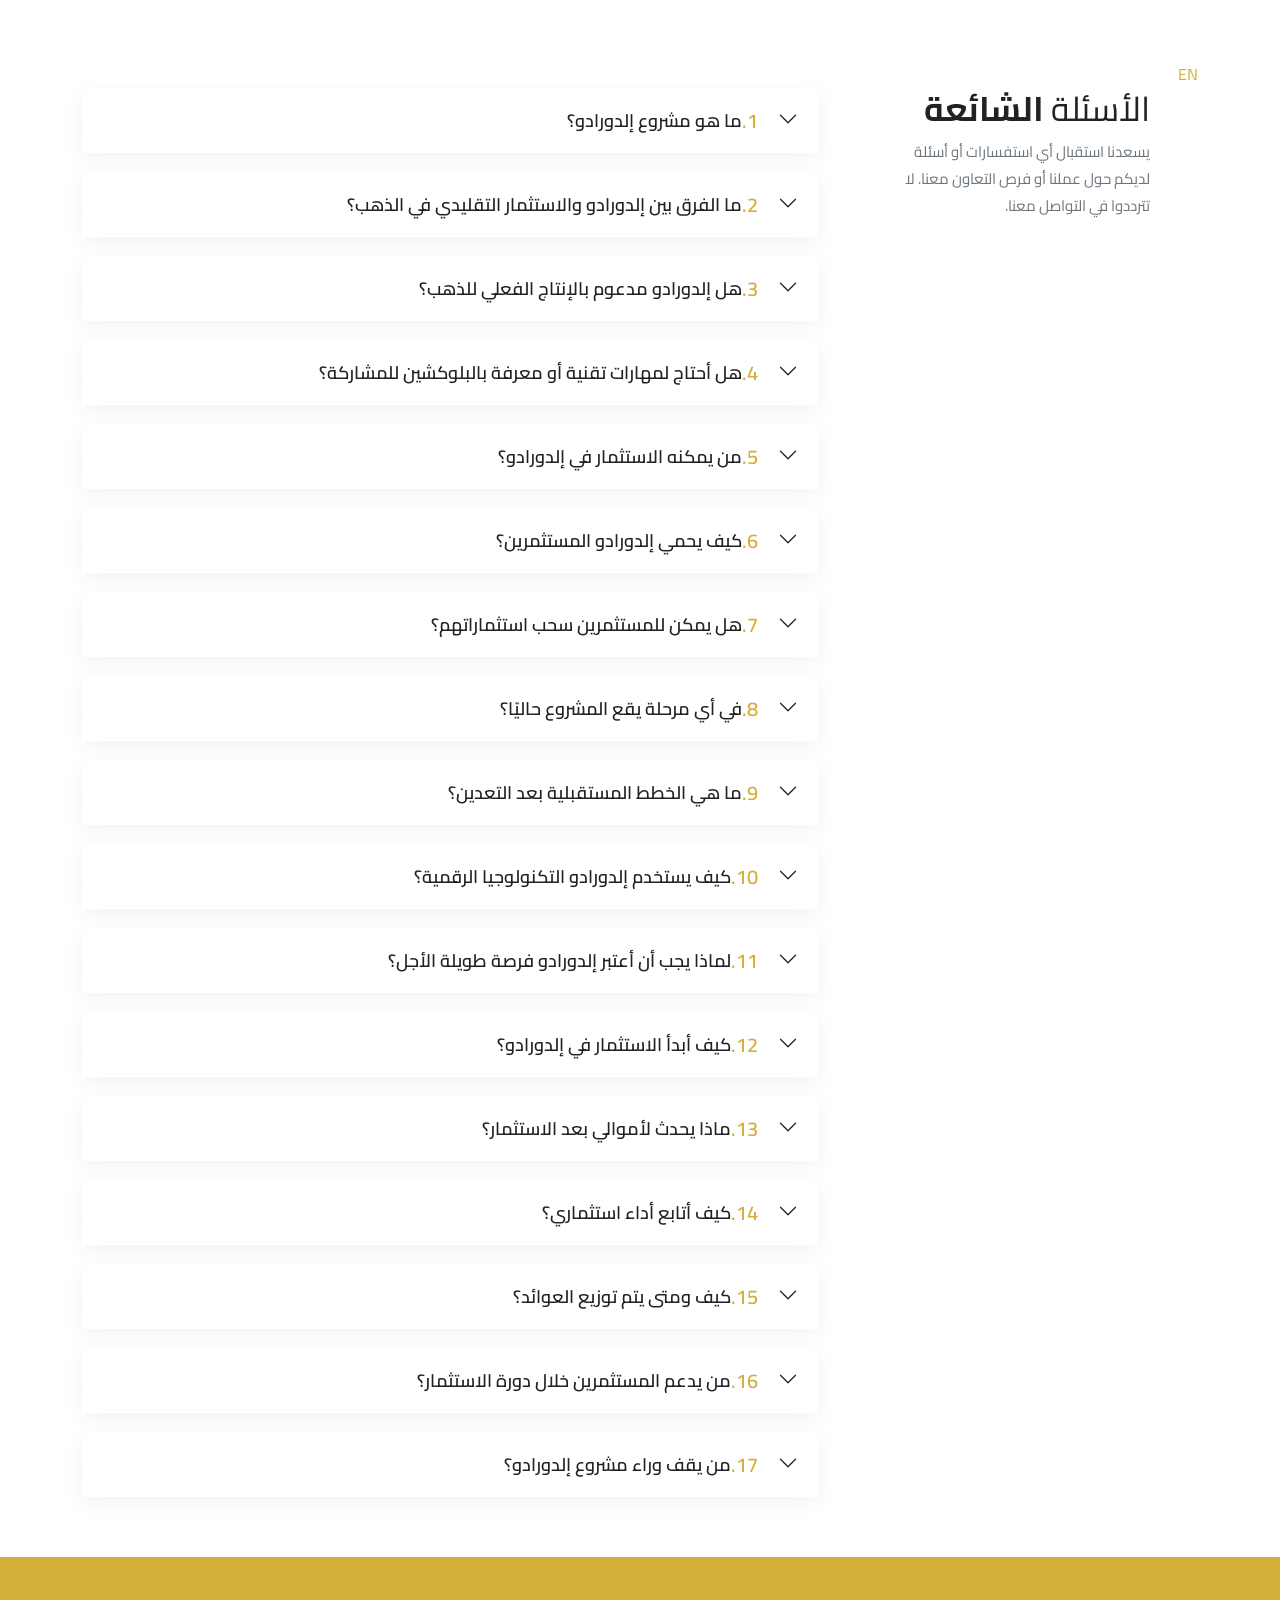
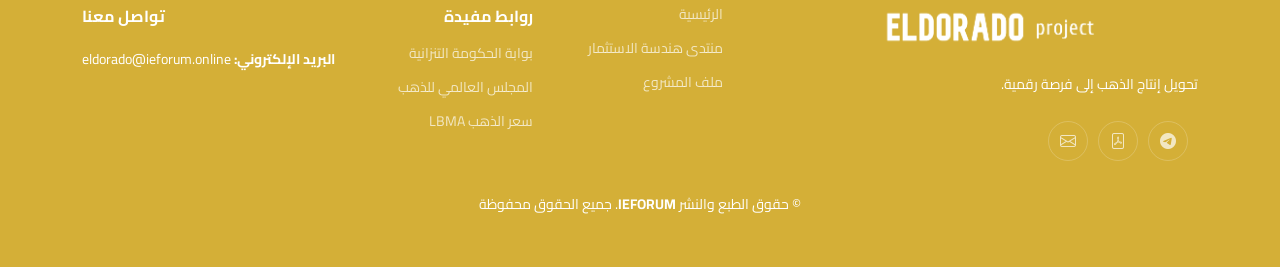
<file: ar/QandA_ar.html>
<!DOCTYPE html>
<html lang="ar">

<head>
  <meta charset="utf-8">
  <meta content="width=device-width, initial-scale=1.0" name="viewport">

  <title>أسئلة وأجوبة مشروع إلدورادو | بلوكشين مدعوم بالذهب</title>
  <meta name="description" content="مشروع Morogoro 22738 هو مشروع تعدين ذهب مرخّص في تنزانيا يجمع بين الإنتاج الفعلي للذهب وNFTs قائمة على مشاركة الإنتاج عبر البلوكشين. استثمر في ذهب رقمي شفاف ومؤكد مدعوم بالإنتاج الفعلي.">
  <meta name="keywords" content="مشروع ذهب موروجورو, تعدين الذهب في تنزانيا, NFTs مدعومة بالذهب, استثمار الذهب الرقمي, بلوكشين الذهب, NFTs لمشاركة الإنتاج, منجم ذهب مرخص في تنزانيا">
  <meta name="author" content="منتدى هندسة الاستثمار (IEFORUM)">
  <meta name="robots" content="index, follow">
  <meta name="language" content="Arabic">

  <!-- Open Graph / Social Sharing -->
  <meta property="og:title" content="مشروع تعدين الذهب Morogoro 22738 | استثمار ذهب مرخّص ورقمي">
  <meta property="og:description" content="مشروع تعدين ذهب مرخّص في موروجورو، تنزانيا، يقدم NFTs قائمة على مشاركة الإنتاج عبر البلوكشين ومدعومة بإنتاج الذهب الفعلي. شفاف، منظم، ومتاحة عالميًا.">
  <meta property="og:type" content="website">
  <meta property="og:url" content="https://ieforum.online/morogoroproject">
  <meta property="og:image" content="https://ieforum.online/morogoroproject/assets/img/image_1.jpg">
  <meta property="og:site_name" content="مشروع Morogoro 22738">
  <link rel="canonical" href="https://ieforum.online/morogoroproject">

  <!-- Twitter / X Card -->
  <meta name="twitter:card" content="summary_large_image">
  <meta name="twitter:title" content="مشروع ذهب Morogoro 22738 | ذهب رقمي وNFTs">
  <meta name="twitter:description" content="استثمر في تعدين الذهب المرخّص عبر NFTs قائمة على مشاركة الإنتاج والمدعومة بالذهب الفعلي في تنزانيا.">
  <meta name="twitter:image" content="https://ieforum.online/morogoroproject/assets/img/image_1.jpg">

  <!-- Favicons -->
  <link href="../assets/img/favicon.png" rel="shortcut icon" type="image/x-icon">
  <link href="../assets/img/apple-touch-icon.png" rel="apple-touch-icon">

  <!-- Google Fonts -->
  <link rel="preconnect" href="https://fonts.googleapis.com">
  <link rel="preconnect" href="https://fonts.gstatic.com" crossorigin>
  <link href="https://fonts.googleapis.com/css2?family=Open+Sans:ital,wght@0,300;0,400;0,500;0,600;0,700;1,300;1,400;1,600;1,700&family=Montserrat:ital,wght@0,300;0,400;0,500;0,600;0,700;1,300;1,400;1,500;1,600;1,700&family=Raleway:ital,wght@0,300;0,400;0,500;0,600;0,700;1,300;1,400;1,500;1,600;1,700&display=swap" rel="stylesheet">

  <!-- Vendor CSS Files -->
  <link href="../assets/vendor/bootstrap/css/bootstrap.min.css" rel="stylesheet">
  <link href="../assets/vendor/bootstrap-icons/bootstrap-icons.css" rel="stylesheet">
  <link href="../assets/vendor/aos/aos.css" rel="stylesheet">
  <link href="../assets/vendor/glightbox/css/glightbox.min.css" rel="stylesheet">
  <link href="../assets/vendor/swiper/swiper-bundle.min.css" rel="stylesheet">

  <!-- Template Main CSS File -->
  <link href="../assets/css/main.css" rel="stylesheet">
  <link href="../assets/css/main_rtl.css" rel="stylesheet">

  <script src="https://www.google.com/recaptcha/api.js" async defer></script>
  <script>
    function onSubmit(token) {
      document.getElementById("demo-form").submit();
    }
  </script>
       <link href="https://fonts.googleapis.com/css2?family=Cairo:wght@400;600;700&display=swap" rel="stylesheet">

   <style>
   
        /* إجبار كل العناصر داخل container على استخدام Cairo */
        .container, .container * {
            font-family: 'Cairo', sans-serif !important;
        }
	</style>
</head>

<body>
  <!-- ======= قسم الأسئلة المتكررة ======= -->
  <section id="faq" class="faq">
    <div class="container" data-aos="fade-up">
<a href="QandA.html";>EN</a>

      <div class="row gy-4">

        <div class="col-lg-4">
          <div class="content px-xl-5">
            <h3>الأسئلة <strong>الشائعة</strong></h3>
            <p>
              يسعدنا استقبال أي استفسارات أو أسئلة لديكم حول عملنا أو فرص التعاون معنا. لا تترددوا في التواصل معنا.
            </p>
          </div>
        </div>

        <div class="col-lg-8">

          <div class="accordion accordion-flush" id="faqlist" data-aos="fade-up" data-aos-delay="100">

            <div class="accordion-item">
              <h3 class="accordion-header">
                <button class="accordion-button collapsed" type="button" data-bs-toggle="collapse" data-bs-target="#faq-content-1">
                  <span class="num">1.</span>
                  ما هو مشروع إلدورادو؟
                </button>
              </h3>
              <div id="faq-content-1" class="accordion-collapse collapse" data-bs-parent="#faqlist">
                <div class="accordion-body">
                  <span style="color:#D4AF37;">إلدورادو</span> هو نظام شامل للاستثمار في الذهب يربط الإنتاج الفعلي للذهب بالأنظمة الرقمية الحديثة، مما يتيح للأفراد والمؤسسات المشاركة في التعدين والأنشطة الاقتصادية المرتبطة به عبر نموذج شفاف ومنظم ومستقبلي.
                </div>
              </div>
            </div>

            <div class="accordion-item">
              <h3 class="accordion-header">
                <button class="accordion-button collapsed" type="button" data-bs-toggle="collapse" data-bs-target="#faq-content-2">
                  <span class="num">2.</span>
                  ما الفرق بين إلدورادو والاستثمار التقليدي في الذهب؟
                </button>
              </h3>
              <div id="faq-content-2" class="accordion-collapse collapse" data-bs-parent="#faqlist">
                <div class="accordion-body">
                  الاستثمار التقليدي في الذهب غالبًا يكون سلبيًا—شراء، احتفاظ، وانتظار. إلدورادو يحوّل الذهب إلى أصل إنتاجي مرتبط مباشرة بعمليات التعدين والخدمات المستقبلية والاقتصاد القائم على الذهب بدلاً من التخزين الثابت.
                </div>
              </div>
            </div>

            <div class="accordion-item">
              <h3 class="accordion-header">
                <button class="accordion-button collapsed" type="button" data-bs-toggle="collapse" data-bs-target="#faq-content-3">
                  <span class="num">3.</span>
                  هل إلدورادو مدعوم بالإنتاج الفعلي للذهب؟
                </button>
              </h3>
              <div id="faq-content-3" class="accordion-collapse collapse" data-bs-parent="#faqlist">
                <div class="accordion-body">
                  نعم. <span style="color:#D4AF37;">إلدورادو</span> يرتكز على أنشطة التعدين الفعلية وشركاء مرخّصين، حيث ترتبط الاستثمارات بالإنتاج الفعلي للذهب لضمان أن تكون القيمة مستندة إلى الإنتاج الاقتصادي الحقيقي وليس المضاربة.
                </div>
              </div>
            </div>

            <div class="accordion-item">
              <h3 class="accordion-header">
                <button class="accordion-button collapsed" type="button" data-bs-toggle="collapse" data-bs-target="#faq-content-4">
                  <span class="num">4.</span>
                  هل أحتاج لمهارات تقنية أو معرفة بالبلوكشين للمشاركة؟
                </button>
              </h3>
              <div id="faq-content-4" class="accordion-collapse collapse" data-bs-parent="#faqlist">
                <div class="accordion-body">
                  لا. <span style="color:#D4AF37;">إلدورادو</span> مصمم ليكون متاحًا للجميع، حيث تعمل التعقيدات التقنية في الخلفية بينما يتفاعل المستثمرون عبر عمليات بسيطة وواضحة تركز على المشاركة والشفافية والنتائج.
                </div>
              </div>
            </div>

            <div class="accordion-item">
              <h3 class="accordion-header">
                <button class="accordion-button collapsed" type="button" data-bs-toggle="collapse" data-bs-target="#faq-content-5">
                  <span class="num">5.</span>
                  من يمكنه الاستثمار في إلدورادو؟
                </button>
              </h3>
              <div id="faq-content-5" class="accordion-collapse collapse" data-bs-parent="#faqlist">
                <div class="accordion-body">
                  <span style="color:#D4AF37;">إلدورادو</span> يرحب بالمستثمرين الأفراد، الشركاء الاستراتيجيين، والمؤسسات. هناك فئات مشاركة مختلفة تتيح الانضمام وفقًا للقدرة المالية وأهداف الاستثمار.
                </div>
              </div>
            </div>


<div class="accordion-item">
  <h3 class="accordion-header">
    <button class="accordion-button collapsed" type="button" data-bs-toggle="collapse" data-bs-target="#faq-content-6">
      <span class="num">6.</span>
      كيف يحمي إلدورادو المستثمرين؟
    </button>
  </h3>
  <div id="faq-content-6" class="accordion-collapse collapse" data-bs-parent="#faqlist">
    <div class="accordion-body">
      حماية المستثمرين من المبادئ الأساسية للمشروع. تشمل الهياكل الاستثمارية الواضحة، القواعد المحددة مسبقًا، التتبع الرقمي، التقارير الشفافة، وآليات التنفيذ المراقبة لتقليل المخاطر وزيادة المساءلة.
    </div>
  </div>
</div>

<div class="accordion-item">
  <h3 class="accordion-header">
    <button class="accordion-button collapsed" type="button" data-bs-toggle="collapse" data-bs-target="#faq-content-7">
      <span class="num">7.</span>
      هل يمكن للمستثمرين سحب استثماراتهم؟
    </button>
  </h3>
  <div id="faq-content-7" class="accordion-collapse collapse" data-bs-parent="#faqlist">
    <div class="accordion-body">
      يوفر <span style="color:#D4AF37;">إلدورادو</span> آليات خروج منظمة تتوافق مع مراحل المشروع وجداول الإنتاج. تم تصميم هذه الآليات لموازنة مرونة المستثمر مع استقرار المشروع طويل الأجل.
    </div>
  </div>
</div>

<div class="accordion-item">
  <h3 class="accordion-header">
    <button class="accordion-button collapsed" type="button" data-bs-toggle="collapse" data-bs-target="#faq-content-8">
      <span class="num">8.</span>
      في أي مرحلة يقع المشروع حاليًا؟
    </button>
  </h3>
  <div id="faq-content-8" class="accordion-collapse collapse" data-bs-parent="#faqlist">
    <div class="accordion-body">
      المرحلة الحالية تركز على التمويل الجماعي لمشاريع تعدين الذهب. هذه المرحلة تمهّد الطريق للتوسع المستقبلي في خدمات إضافية وبنية تحتية وأنشطة اقتصادية قائمة على الذهب.
    </div>
  </div>
</div>

<div class="accordion-item">
  <h3 class="accordion-header">
    <button class="accordion-button collapsed" type="button" data-bs-toggle="collapse" data-bs-target="#faq-content-9">
      <span class="num">9.</span>
      ما هي الخطط المستقبلية بعد التعدين؟
    </button>
  </h3>
  <div id="faq-content-9" class="accordion-collapse collapse" data-bs-parent="#faqlist">
    <div class="accordion-body">
      يتضمن خارطة طريق <span style="color:#D4AF37;">إلدورادو</span> ما يلي:
      <ul>
        <li>سوق هندسي متخصص لمعدات التنقيب والتعدين</li>
        <li>نظام دفع رقمي بالذهب يمكن استخدامه في المعاملات اليومية</li>
        <li>اقتصاد ذهبي متكامل حيث الإنتاج، الاستثمار، التجارة، والدفع تتعايش</li>
      </ul>
    </div>
  </div>
</div>

<div class="accordion-item">
  <h3 class="accordion-header">
    <button class="accordion-button collapsed" type="button" data-bs-toggle="collapse" data-bs-target="#faq-content-10">
      <span class="num">10.</span>
      كيف يستخدم إلدورادو التكنولوجيا الرقمية؟
    </button>
  </h3>
  <div id="faq-content-10" class="accordion-collapse collapse" data-bs-parent="#faqlist">
    <div class="accordion-body">
      تُستخدم الأنظمة الرقمية لتعزيز الشفافية، إمكانية التتبع، والكفاءة التشغيلية. تتيح تسجيل ومراقبة الاستثمارات وبيانات الإنتاج بطريقة آمنة وموثوقة وقابلة للتدقيق.
    </div>
  </div>
</div>

<div class="accordion-item">
  <h3 class="accordion-header">
    <button class="accordion-button collapsed" type="button" data-bs-toggle="collapse" data-bs-target="#faq-content-11">
      <span class="num">11.</span>
      لماذا يجب أن أعتبر إلدورادو فرصة طويلة الأجل؟
    </button>
  </h3>
  <div id="faq-content-11" class="accordion-collapse collapse" data-bs-parent="#faqlist">
    <div class="accordion-body">
      يقدم <span style="color:#D4AF37;">إلدورادو</span> أكثر من عوائد قصيرة المدى — إنه يوفر المشاركة في اقتصاد ذهبي جديد. من خلال الجمع بين الإنتاج الفعلي، البنية التحتية الحديثة، والرؤية طويلة المدى، صُمم المشروع للنمو المستدام وخلق قيمة دائمة.
    </div>
  </div>
</div>

<div class="accordion-item">
  <h3 class="accordion-header">
    <button class="accordion-button collapsed" type="button" data-bs-toggle="collapse" data-bs-target="#faq-content-12">
      <span class="num">12.</span>
      كيف أبدأ الاستثمار في إلدورادو؟
    </button>
  </h3>
  <div id="faq-content-12" class="accordion-collapse collapse" data-bs-parent="#faqlist">
    <div class="accordion-body">
      البدء سهل. يختار المستثمرون فئة المشاركة، يكملون عملية التسجيل المبسطة، ويقومون بتمويل استثماراتهم عبر القنوات المعتمدة. تم تصميم إلدورادو لإزالة التعقيدات غير الضرورية مع الحفاظ على الشفافية الكاملة.
    </div>
  </div>
</div>

<div class="accordion-item">
  <h3 class="accordion-header">
    <button class="accordion-button collapsed" type="button" data-bs-toggle="collapse" data-bs-target="#faq-content-13">
      <span class="num">13.</span>
      ماذا يحدث لأموالي بعد الاستثمار؟
    </button>
  </h3>
  <div id="faq-content-13" class="accordion-collapse collapse" data-bs-parent="#faqlist">
    <div class="accordion-body">
      بعد الاستثمار، يتم تخصيص الأموال وفقًا لهياكل المشروع المحددة مسبقًا. يتم توجيه رأس المال نحو عمليات التعدين، البنية التحتية، والاحتياجات التشغيلية، مع تتبع كل مرحلة رقميًا لضمان الشفافية والاستخدام السليم.
    </div>
  </div>
</div>

<div class="accordion-item">
  <h3 class="accordion-header">
    <button class="accordion-button collapsed" type="button" data-bs-toggle="collapse" data-bs-target="#faq-content-14">
      <span class="num">14.</span>
      كيف أتابع أداء استثماري؟
    </button>
  </h3>
  <div id="faq-content-14" class="accordion-collapse collapse" data-bs-parent="#faqlist">
    <div class="accordion-body">
      يحصل المستثمرون على تحديثات دورية واضحة تعكس تقدم المشروع، الإنجازات الإنتاجية، ومؤشرات الأداء. يركز المشروع على الوضوح والثقة—المستثمرون دائمًا يعرفون كيفية تطور المشروع.
    </div>
  </div>
</div>

<div class="accordion-item">
  <h3 class="accordion-header">
    <button class="accordion-button collapsed" type="button" data-bs-toggle="collapse" data-bs-target="#faq-content-15">
      <span class="num">15.</span>
      كيف ومتى يتم توزيع العوائد؟
    </button>
  </h3>
  <div id="faq-content-15" class="accordion-collapse collapse" data-bs-parent="#faqlist">
    <div class="accordion-body">
      يتم توزيع العوائد وفقًا لهياكل الاستثمار المختارة وجداول الإنتاج. تم تصميم آليات التوزيع مسبقًا لتكون شفافة وتتوافق مع مصالح المستثمر على المدى الطويل.
    </div>
  </div>
</div>

<div class="accordion-item">
  <h3 class="accordion-header">
    <button class="accordion-button collapsed" type="button" data-bs-toggle="collapse" data-bs-target="#faq-content-16">
      <span class="num">16.</span>
      من يدعم المستثمرين خلال دورة الاستثمار؟
    </button>
  </h3>
  <div id="faq-content-16" class="accordion-collapse collapse" data-bs-parent="#faqlist">
    <div class="accordion-body">
      يوفر <span style="color:#D4AF37;">إلدورادو</span> قنوات اتصال ودعم مخصص للمستثمرين لضمان الوضوح في كل مرحلة—من التسجيل إلى المشاركة المستمرة. يُعامل المستثمرون كشركاء طويلين الأجل وليس كمساهمين مجهولين.
    </div>
  </div>
</div>

<div class="accordion-item">
  <h3 class="accordion-header">
    <button class="accordion-button collapsed" type="button" data-bs-toggle="collapse" data-bs-target="#faq-content-17">
      <span class="num">17.</span>
      من يقف وراء مشروع إلدورادو؟
    </button>
  </h3>
  <div id="faq-content-17" class="accordion-collapse collapse" data-bs-parent="#faqlist">
    <div class="accordion-body">
      تم تطوير <span style="color:#D4AF37;">إلدورادو</span> بواسطة فريق من المهندسين والمتخصصين الاقتصاديين ذوي الخبرة في التمويل الرقمي، الأنظمة المدعومة بالأصول، وهندسة الاستثمار. يقود المشروع محترفون يشاركون بنشاط في المنتديات الاقتصادية والابتكارية العالمية.
    </div>
  </div>
</div>

            <!-- يمكن متابعة ترجمة باقي الأسئلة بنفس الطريقة -->

          </div>

        </div>
      </div>

    </div>
  </section><!-- End Frequently Asked Questions Section -->

  <!-- ======= Footer ======= -->
  <footer id="footer" class="footer">

    <div class="container">
      <div class="row gy-4">
        <div class="col-lg-5 col-md-12 footer-info">
          <a href="index.html" class="logo d-flex align-items-center">
            <img src="../assets/img/logo-white.png" alt="مشروع Morogoro 22738">
          </a>
          <p>تحويل إنتاج الذهب إلى فرصة رقمية.</p>
          <div class="social-links d-flex mt-4">
            <a href="https://t.me/eldorado_projects" target="_blank" class="twitter"><i class="bi bi-telegram"></i></a>
            <a href="..//downloads/ELDORADO_project_intorduction_AR.pdf" target="_blank" class="facebook"><i class="bi bi-file-pdf"></i></a>
            <a href="mailto:eldorado@ieforum.online" class="instagram"><i class="bi bi-envelope"></i></a>
          </div>
        </div>

        <div class="col-lg-2 col-6 footer-links">
          <ul>
            <li><a href="index_ar.html">الرئيسية</a></li>
            <li><a href="https://ieforum.online" target="_blank">منتدى هندسة الاستثمار</a></li>
            <li><a href="..//downloads/ELDORADO_project_intorduction_AR.pdf" target="_blank">ملف المشروع</a></li>
          </ul>
        </div>

        <div class="col-lg-2 col-6 footer-links">
          <h4>روابط مفيدة</h4>
          <ul>
            <li><a href="https://portal.madini.go.tz" target="_blank">بوابة الحكومة التنزانية</a></li>
            <li><a href="https://gold.org" target="_blank">المجلس العالمي للذهب</a></li>
            <li><a href="https://www.lbma.org.uk/prices-and-data/lbma-gold-price?utm_source=chatgpt.com" target="_blank">سعر الذهب LBMA</a></li>
          </ul>
        </div>

        <div class="col-lg-3 col-md-12 footer-contact text-center text-md-start">
          <h4>تواصل معنا</h4>
          <p>
            <strong>البريد الإلكتروني:</strong><a href="mailto:eldorado@ieforum.online" style="color:white;"> eldorado@ieforum.online</a>
          </p>
        </div>

      </div>
    </div>
    <div class="container mt-4">
      <div class="copyright">
        &copy; حقوق الطبع والنشر <strong><span>IEFORUM</span></strong>. جميع الحقوق محفوظة
      </div>
    </div>

  </footer><!-- End Footer -->

  <a href="#" class="scroll-top d-flex align-items-center justify-content-center"><i class="bi bi-arrow-up-short"></i></a>

  <div id="preloader"></div>

  <!-- Vendor JS Files -->
  <script src="../assets/vendor/bootstrap/js/bootstrap.bundle.min.js"></script>
  <script src="../assets/vendor/aos/aos.js"></script>
  <script src="../assets/vendor/glightbox/js/glightbox.min.js"></script>
  <script src="../assets/vendor/purecounter/purecounter_vanilla.js"></script>
  <script src="../assets/vendor/swiper/swiper-bundle.min.js"></script>
  <script src="../assets/vendor/isotope-layout/isotope.pkgd.min.js"></script>
  <script src="../assets/vendor/php-email-form/validate.js"></script>

  <!-- Template Main JS File -->
  <script src="../assets/js/main.js"></script>

  <script type="application/ld+json">
{
  "@context": "https://schema.org",
  "@type": "FAQPage",
  "mainEntity": [
    {
      "@type": "Question",
      "name": "ماذا يمنحني شراء NFT من مشروع موروجورو الذهبية؟",
      "acceptedAnswer": {
        "@type": "Answer",
        "text": "يمثل كل NFT حصة نسبية من الإنتاج الفعلي للذهب من منجم موروجورو 22738 على مدى خمس سنوات. يحصل حاملو NFT على 40% من إجمالي الإنتاج موزعًا حسب حصتهم."
      }
    },
    {
      "@type": "Question",
      "name": "كيف يتم تحديد قيمة NFT الخاصة بي وهل هي مضمونة؟",
      "acceptedAnswer": {
        "@type": "Answer",
        "text": "ترتبط قيمة NFT بالإنتاج الفعلي للذهب والأسعار السوقية السائدة. على سبيل المثال، NFT بقيمة 100 دولار يمكن أن يعادل حوالي 13.7 غرام من الذهب خلال خمس سنوات. هذه ليست عائدات مضمونة؛ النتائج تعتمد على الأداء التشغيلي والإنتاج الفعلي وتقلبات أسعار الذهب."
      }
    },
    {
      "@type": "Question",
      "name": "لماذا استخدام NFTs بدلًا من طرق الاستثمار التقليدية؟",
      "acceptedAnswer": {
        "@type": "Answer",
        "text": "توفر NFTs آلية تمويل غير مخفّضة، مما يسمح للمنجم بالاحتفاظ بالسيطرة التشغيلية الكاملة مع منح المستثمرين تعرضًا مباشرًا لإنتاج الذهب. تشمل الفوائد الشفافية عبر البلوكشين، الملكية الجزئية، إمكانية الوصول عالميًا، قابلية التداول على OpenSea، والارتباط بالإنتاج الفعلي."
      }
    },
    {
      "@type": "Question",
      "name": "ما المخاطر التي يجب على المستثمرين الانتباه لها؟",
      "acceptedAnswer": {
        "@type": "Answer",
        "text": "تشمل المخاطر الأساسية: عدم اليقين الجيولوجي (قد تختلف الاحتياطيات الفعلية عن التقديرات الأولية)، التحديات التشغيلية (تأخيرات أو مشاكل المعدات)، وتقلب أسعار الذهب (تأثير السوق على القيمة الاقتصادية)."
      }
    },
    {
      "@type": "Question",
      "name": "كيف يتم تتبع وتوزيع NFTs؟",
      "acceptedAnswer": {
        "@type": "Answer",
        "text": "يتم توزيع الذهب لحاملي NFT نسبيًا وفقًا لحصصهم، ويتم تسجيل جميع بيانات الإنتاج والتوزيع والدفع على البلوكشين لضمان الشفافية وعدم التغيير وإمكانية التدقيق. NFTs قابلة للتداول على OpenSea لتوفير السيولة والمرونة."
      }
    }
  ]
}
</script>

</body>

</html>
</file>
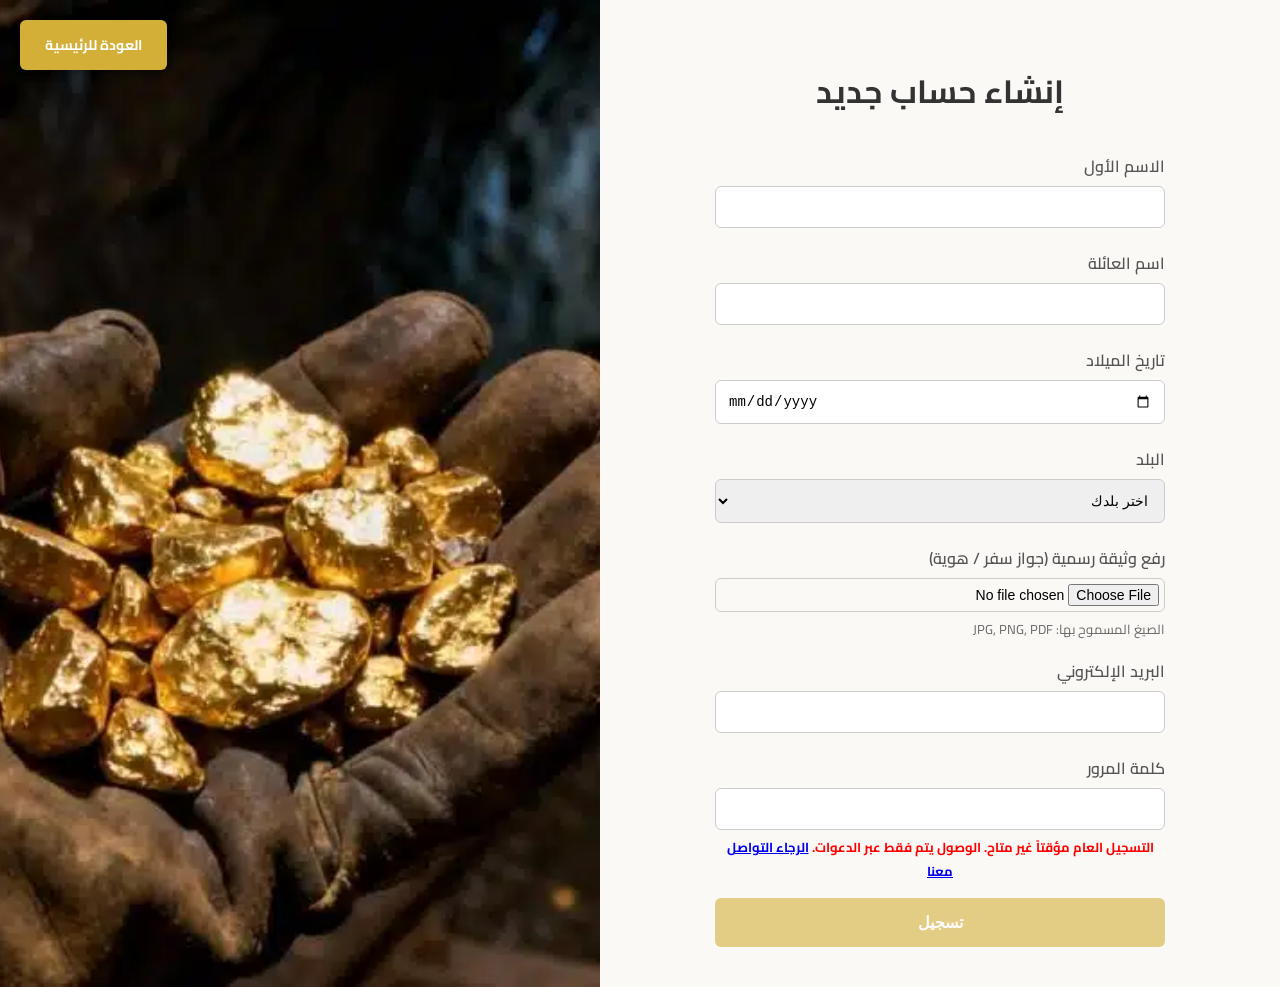
<file: ar/register_ar.html>
<!DOCTYPE html>
<html lang="ar" dir="rtl">
<head>
<meta charset="UTF-8">
<title>التسجيل - منصة إلدورادو</title>
<link href="https://fonts.googleapis.com/css2?family=Cairo:wght@400;600;700&display=swap" rel="stylesheet">
  <!-- Favicons -->
  <link href="..//assets/img/favicon.png" rel="shortcut icon" type="image/x-icon">
  <link href="..//assets/img/apple-touch-icon.png" rel="apple-touch-icon">
<style>
/* Global font */
body, html {
    margin: 0;
    padding: 0;
    font-family: 'Cairo', sans-serif;
    background-color: #f5f5f5;
    height: 100%;
}

/* Floating Back to Home button */
.back-home-btn {
    position: fixed;
    top: 20px;
    left: 20px; /* في النسخة العربية يكون من اليسار */
    z-index: 9999;
    background-color: #D4AF37;
    color: #fff;
    padding: 12px 25px;
    border-radius: 6px;
    text-decoration: none;
    font-weight: bold;
    font-size: 14px;
    box-shadow: 0 4px 8px rgba(0,0,0,0.2);
    transition: transform 0.3s, background-color 0.3s;
}
.back-home-btn:hover {
    background-color: #b8952d;
    transform: scale(1.05);
}

/* Split container for form + image */
.split-container {
    display: flex;
    min-height: 100vh;
    width: 100%;
}

/* Left side - form */
.form-half {
    flex: 1;
    background-color: #FAF9F6;
    display: flex;
    justify-content: center;
    align-items: center;
    padding: 40px;
    box-sizing: border-box;
}

.form-box {
    width: 100%;
    max-width: 450px;
}

h1 {
    text-align: center;
    color: #333;
    margin-bottom: 30px;
}

form {
    display: flex;
    flex-direction: column;
}

label {
    margin-bottom: 5px;
    font-weight: 600;
    color: #555;
}

input, select {
    padding: 12px;
    margin-bottom: 20px;
    border-radius: 6px;
    border: 1px solid #ccc;
    font-size: 14px;
}

input[type="file"] {
    padding: 5px;
}

button {
    padding: 15px;
    background-color: #D4AF37;
    color: #fff;
    font-size: 16px;
    font-weight: bold;
    border: none;
    border-radius: 6px;
    cursor: not-allowed; /* لأن الزر معطل */
    transition: background-color 0.3s, transform 0.3s;
    opacity: 0.6; /* لإظهار أن الزر معطل */
}

.note {
    font-size: 13px;
    color: #666;
    margin-top: -15px;
    margin-bottom: 15px;
    text-align: right; /* RTL */
}

.confirmation {
    font-size: 14px;
    color: #4CAF50;
    margin-top: 10px;
    display: none;
}

/* Right side - image */
.image-half {
    flex: 1;
    background: url('../assets/img/signup-image.png') center center/cover no-repeat;
}

/* Responsive */
@media (max-width: 900px) {
    .split-container {
        flex-direction: column;
    }
    .image-half {
        height: 250px;
    }
}
</style>
</head>
<body>

<!-- Floating Back to Home button -->
<a href="index_ar.html" class="back-home-btn">العودة للرئيسية</a>

<div class="split-container">
    <!-- Left side: signup form -->
    <div class="form-half">
        <div class="form-box">
            <h1>إنشاء حساب جديد</h1>
            <form id="signupForm" enctype="multipart/form-data">
                <label for="firstName">الاسم الأول</label>
                <input type="text" id="firstName" name="firstName" required>

                <label for="lastName">اسم العائلة</label>
                <input type="text" id="lastName" name="lastName" required>

                <label for="dob">تاريخ الميلاد</label>
                <input type="date" id="dob" name="dob" required>

                <label for="country">البلد</label>
                <select id="country" name="country" required>
                    <option value="">اختر بلدك</option>
                    <option value="US">الولايات المتحدة</option>
                    <option value="UK">المملكة المتحدة</option>
                    <option value="CA">كندا</option>
                    <option value="AE">الإمارات العربية المتحدة</option>
                    <option value="SA">المملكة العربية السعودية</option>
                </select>

                <label for="idDocument">رفع وثيقة رسمية (جواز سفر / هوية)</label>
                <input type="file" id="idDocument" name="idDocument" accept=".jpg,.jpeg,.png,.pdf" required>
                <div class="note">الصيغ المسموح بها: JPG, PNG, PDF</div>

                <label for="email">البريد الإلكتروني</label>
                <input type="email" id="email" name="email" required>

                <label for="password">كلمة المرور</label>
                <input type="password" id="password" name="password" required>

                <div class="note" style="color:red; font-weight:bold; text-align:center;">
<center>
  <strong style="color:red;">
    التسجيل العام مؤقتاً غير متاح. الوصول يتم فقط عبر الدعوات. 
    <a href="mailto:eldorado@ieforum.online
?subject=%D8%B7%D9%84%D8%A8%20%D8%AF%D8%B9%D9%88%D8%A9%20-%20%D9%85%D8%B4%D8%B1%D9%88%D8%B9%20%D8%A5%D9%84%D8%AF%D9%88%D8%B1%D8%A7%D8%AF%D9%88
&body=%D9%85%D8%B1%D8%AD%D8%A8%D8%A7%D9%8B%20%D9%81%D8%B1%D9%8A%D9%82%20%D8%A5%D9%84%D8%AF%D9%88%D8%B1%D8%A7%D8%AF%D9%88,%0D%0A%0D%0A%D8%A3%D9%88%D8%AF%20%D8%B7%D9%84%D8%A8%20%D8%AF%D8%B9%D9%88%D8%A9%20%D9%84%D9%84%D9%88%D8%B5%D9%88%D9%84%20%D8%A5%D9%84%D9%89%20%D9%85%D8%B4%D8%B1%D9%88%D8%B9%20%D8%A5%D9%84%D8%AF%D9%88%D8%B1%D8%A7%D8%AF%D9%88.%0D%0A%0D%0A%D8%A7%D9%84%D8%A7%D8%B3%D9%85:%0D%0A%D8%A7%D9%84%D8%AC%D9%86%D8%B3%D9%8A%D8%A9:%0D%0A%D8%A7%D9%84%D8%A8%D9%84%D8%AF%20%D8%A7%D9%84%D8%A5%D9%82%D8%A7%D9%85%D8%A9:%0D%0A%D8%A7%D9%84%D8%AC%D9%87%D8%A9/%D8%A7%D9%84%D8%B4%D8%B1%D9%83%D8%A9:%0D%0A%0D%0A%D9%85%D8%B9%20%D8%AA%D8%AD%D9%8A%D8%A7%D8%AA%D9%8A,">
      الرجاء التواصل معنا
    </a>
  </strong>
</center>



                </div>

                <button disabled type="submit">تسجيل</button>
                <div class="confirmation" id="confirmationMessage">تم إرسال بريد إلكتروني للتأكيد. يرجى التحقق من صندوق الوارد.</div>
            </form>
        </div>
    </div>

    <!-- Right side: image -->
    <div class="image-half"></div>
</div>

<script>
// Show confirmation message on form submit
document.getElementById('signupForm').addEventListener('submit', function(e){
    e.preventDefault();
    document.getElementById('confirmationMessage').style.display = 'block';
});
</script>

</body>
</html>
</file>
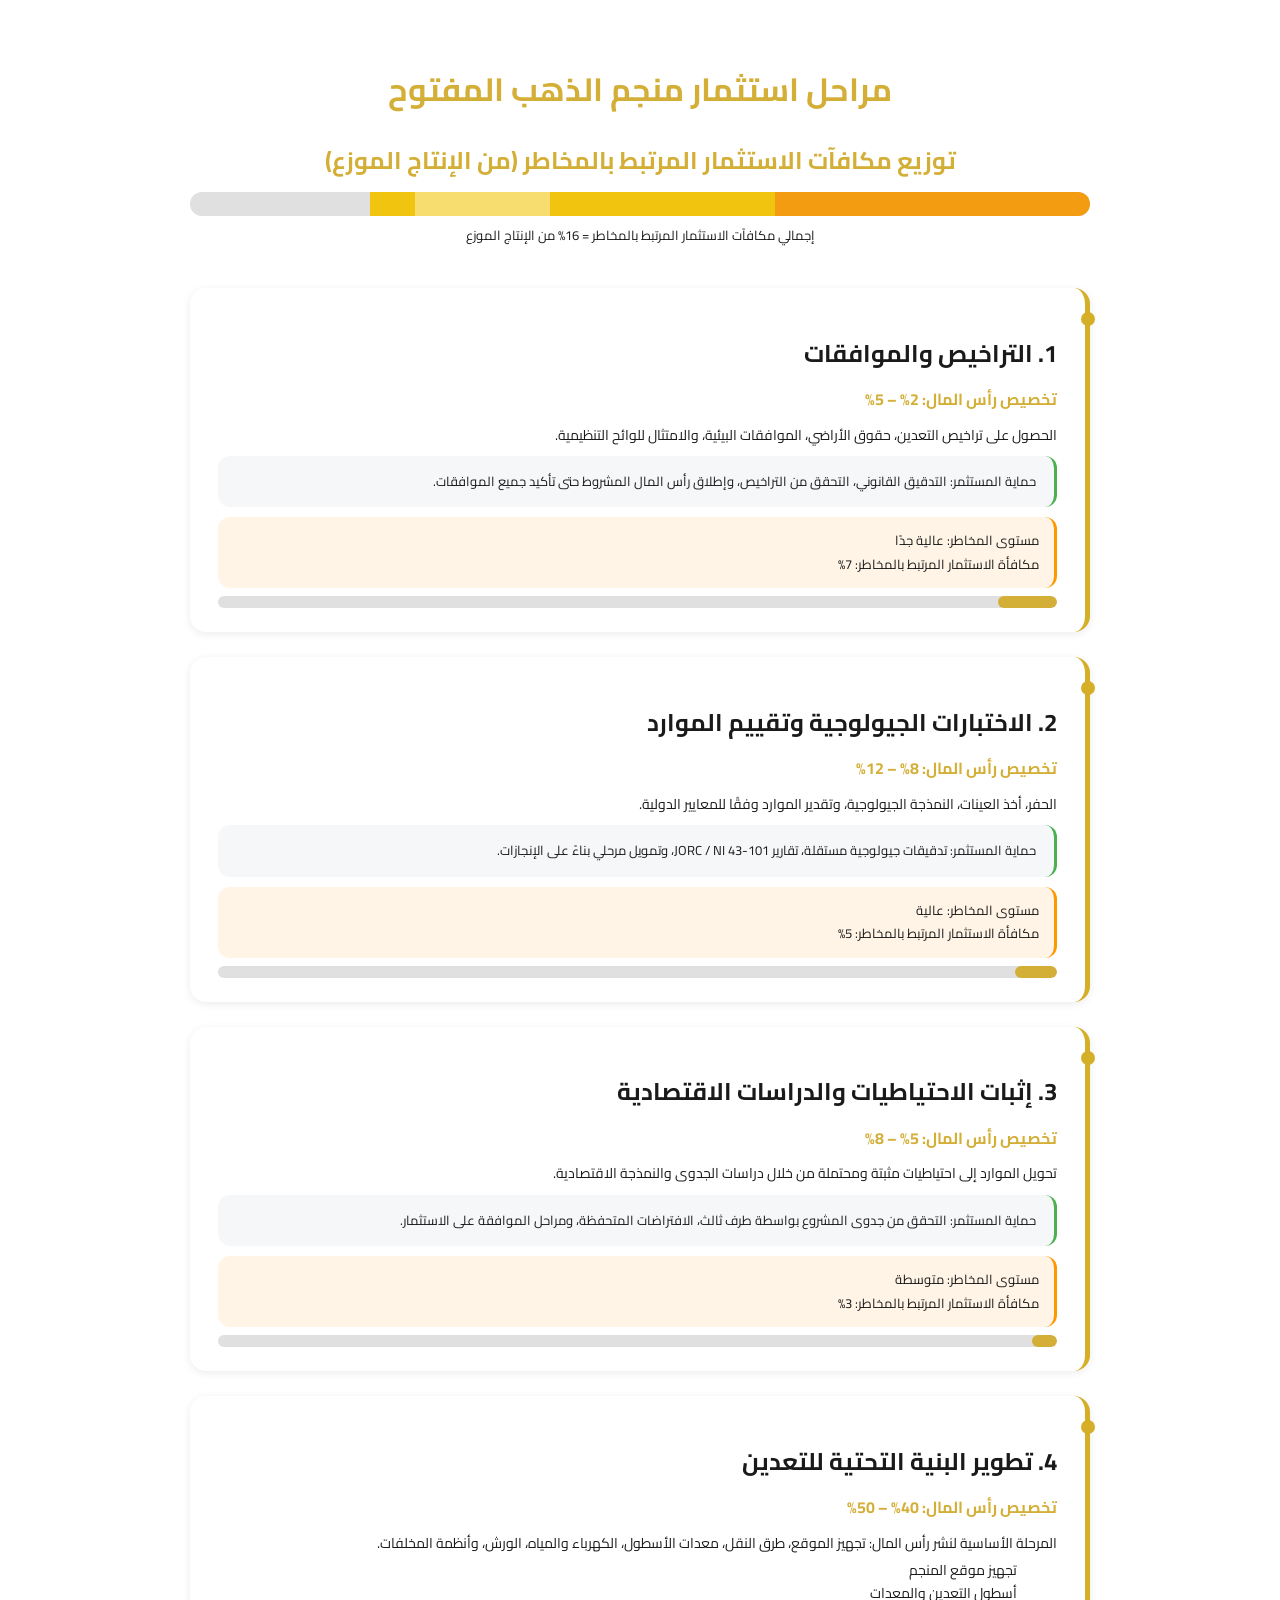
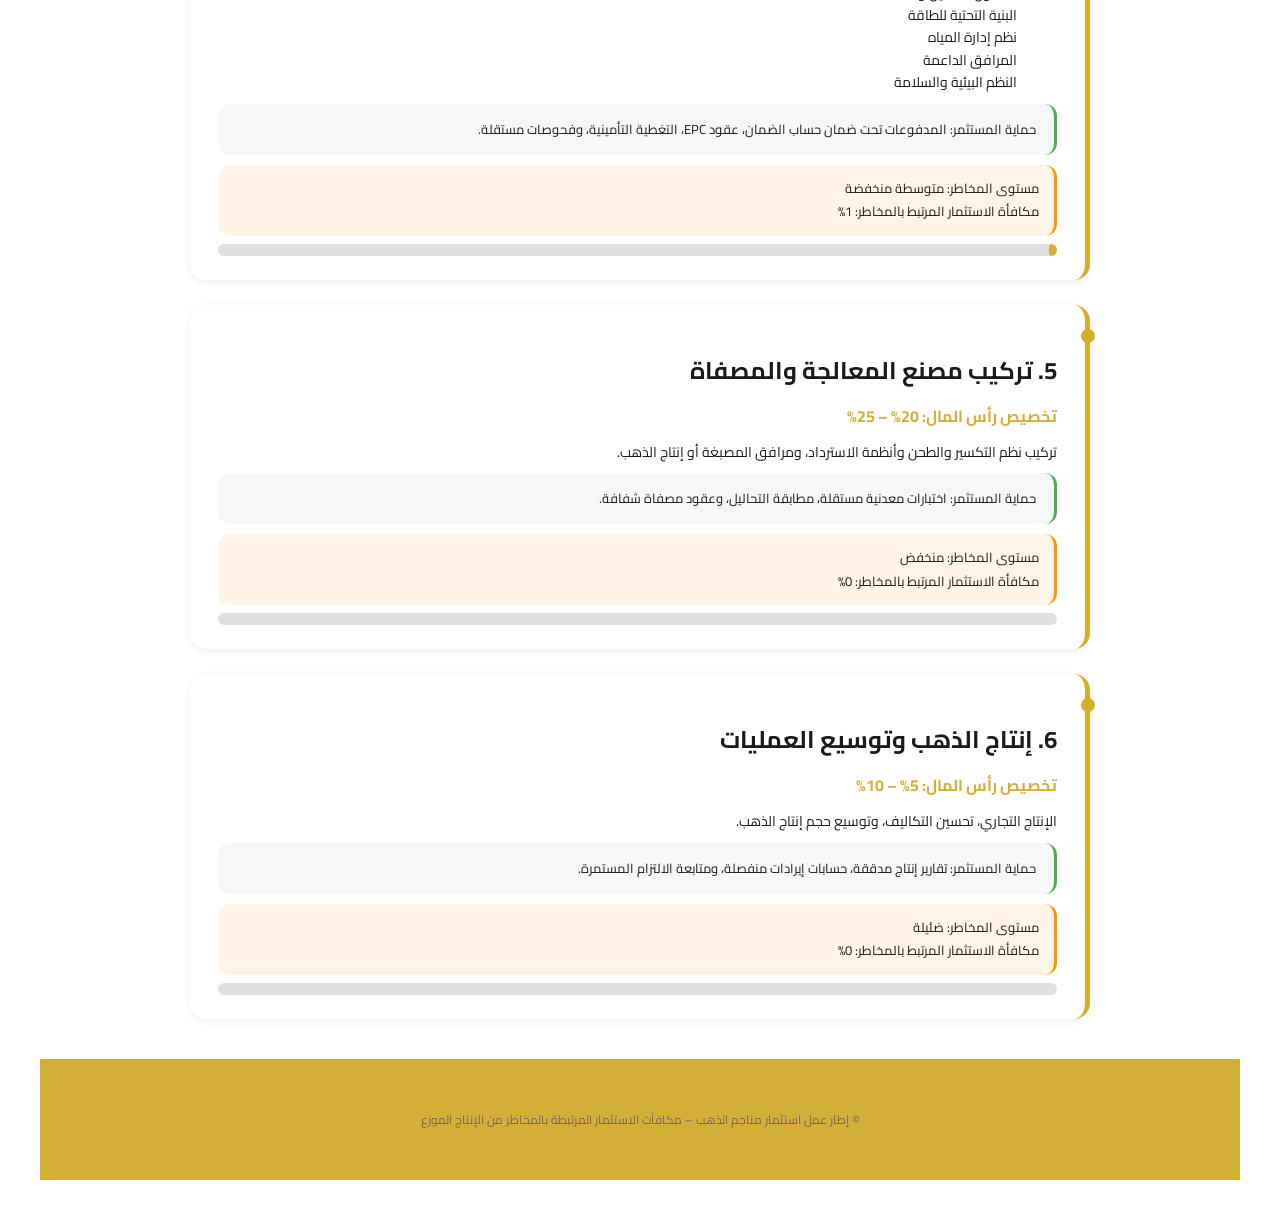
<file: ar/workflow_ar.html>
<!DOCTYPE html>
<html lang="ar">
<head>
<meta charset="UTF-8">
<title>مراحل استثمار منجم الذهب المفتوح</title>
<meta name="viewport" content="width=device-width, initial-scale=1.0">
    <link href="https://fonts.googleapis.com/css2?family=Cairo:wght@400;600;700&display=swap" rel="stylesheet">
    <link href="../assets/css/main.css" rel="stylesheet">
    <link href="../assets/css/main_rtl.css" rel="stylesheet">
  <link href="../assets/img/favicon.png" rel="shortcut icon" type="image/x-icon">
  <link href="../assets/img/apple-touch-icon.png" rel="apple-touch-icon">
<style>
 .container, .container * {
            font-family: 'Cairo', sans-serif !important;
        }
body {
    background-color: #ffffff;
    color: #1a1a1a;
    margin: 0;
    padding: 40px;
    direction: rtl;
    text-align: right;
}
h1 { text-align: center; color: #D4AF37; margin-bottom: 20px; }
h2 { margin-bottom: 10px; }
.timeline { max-width: 900px; margin: auto; }
.milestone {
    background: #ffffff;
    border-right: 5px solid #d4af27;
    padding: 24px 28px;
    margin-bottom: 25px;
    border-radius: 16px;
    position: relative;
    box-shadow: 0 2px 8px rgba(0,0,0,0.08);
    transition: transform 0.3s;
}
.milestone:hover { transform: translateY(-3px); }
.milestone::before {
    content: "";
    width: 14px;
    height: 14px;
    background: #d4af27;
    border-radius: 50%;
    position: absolute;
    right: -10px;
    top: 24px;
    transition: background 0.3s;
}
.milestone:hover::before { background: #4caf50; }
.percentage { font-weight: bold; color: #D4AF37; margin-bottom: 10px; }
.description { font-size: 14px; line-height: 1.6; margin-bottom: 10px; }
.protection {
    background: #f5f7f9;
    padding: 14px 18px;
    border-radius: 12px;
    font-size: 13px;
    border-right: 3px solid #4caf50;
    color: #1a1a1a;
    margin-bottom: 10px;
}
.risk {
    background: #fff4e5;
    padding: 12px 15px;
    border-radius: 12px;
    font-size: 13px;
    border-right: 3px solid #ff9800;
    margin-top: 10px;
    transition: background 0.3s, border-right-color 0.3s;
}
.milestone:hover .risk { background: #e6f9f0; border-right-color: #4caf50; }
.progress-container {
    background: #e0e0e0;
    border-radius: 12px;
    overflow: hidden;
    margin-top: 8px;
    height: 12px;
}
.progress-bar {
    height: 100%;
    background: #D4AF37;
    border-radius: 12px;
    width: 0;
    transition: width 0.6s ease;
}
ul { margin: 5px 0 5px 18px; }
/* Bonus chart styles */
.bonus-chart-container { max-width: 900px; margin: 0 auto 40px auto; }
.bonus-chart-bar {
    background: #e0e0e0;
    border-radius: 12px;
    overflow: hidden;
    height: 24px;
    display: flex;
}
.bonus-segment { height: 100%; }
/* Calculator styles */
.calculator {
    max-width:900px;
    margin:40px auto;
    padding:20px;
    border:2px solid #d4af27;
    border-radius:16px;
    background:#f9f9f9;
}
.footer { text-align: center; margin-top: 40px; font-size: 12px; color: #666; }
</style>
</head>
<body>

<h1>مراحل استثمار منجم الذهب المفتوح</h1>

<div class="bonus-chart-container">
    <h2 style="color:#D4AF37; text-align:center;">توزيع مكافآت الاستثمار المرتبط بالمخاطر (من الإنتاج الموزع)</h2>
    <div class="bonus-chart-bar">
        <div class="bonus-segment" style="width:35%; background:#f39c12;" title="التراخيص والموافقات: 7%"></div>
        <div class="bonus-segment" style="width:25%; background:#f1c40f;" title="الاختبارات الجيولوجية: 5%"></div>
        <div class="bonus-segment" style="width:15%; background:#f7dc6f;" title="إثبات الاحتياطيات: 3%"></div>
        <div class="bonus-segment" style="width:5%; background:#f1c40f;" title="البنية التحتية والمعالجة: 1%"></div>
        <div class="bonus-segment" style="width:0%; background:#f39c12;" title="المصنع والمصفاة: 0%"></div>
        <div class="bonus-segment" style="width:0%; background:#ddd;" title="الإنتاج: 0%"></div>
    </div>
    <p style="text-align:center; font-size:13px; margin-top:8px;">إجمالي مكافآت الاستثمار المرتبط بالمخاطر = 16% من الإنتاج الموزع</p>
</div>

<!-- Milestones -->
<div class="timeline">

    <div class="milestone">
        <h2>1. التراخيص والموافقات</h2>
        <div class="percentage">تخصيص رأس المال: 2% – 5%</div>
        <div class="description">
            الحصول على تراخيص التعدين، حقوق الأراضي، الموافقات البيئية، والامتثال للوائح التنظيمية.
        </div>
        <div class="protection">
            حماية المستثمر: التدقيق القانوني، التحقق من التراخيص، وإطلاق رأس المال المشروط حتى تأكيد جميع الموافقات.
        </div>
        <div class="risk">
            مستوى المخاطر: عالية جدًا <br>
            مكافأة الاستثمار المرتبط بالمخاطر: 7%
        </div>
        <div class="progress-container">
            <div class="progress-bar" style="width: 7%;"></div>
        </div>
    </div>

    <div class="milestone">
        <h2>2. الاختبارات الجيولوجية وتقييم الموارد</h2>
        <div class="percentage">تخصيص رأس المال: 8% – 12%</div>
        <div class="description">
            الحفر، أخذ العينات، النمذجة الجيولوجية، وتقدير الموارد وفقًا للمعايير الدولية.
        </div>
        <div class="protection">
            حماية المستثمر: تدقيقات جيولوجية مستقلة، تقارير JORC / NI 43-101، وتمويل مرحلي بناءً على الإنجازات.
        </div>
        <div class="risk">
            مستوى المخاطر: عالية <br>
            مكافأة الاستثمار المرتبط بالمخاطر: 5%
        </div>
        <div class="progress-container">
            <div class="progress-bar" style="width: 5%;"></div>
        </div>
    </div>

    <div class="milestone">
        <h2>3. إثبات الاحتياطيات والدراسات الاقتصادية</h2>
        <div class="percentage">تخصيص رأس المال: 5% – 8%</div>
        <div class="description">
            تحويل الموارد إلى احتياطيات مثبتة ومحتملة من خلال دراسات الجدوى والنمذجة الاقتصادية.
        </div>
        <div class="protection">
            حماية المستثمر: التحقق من جدوى المشروع بواسطة طرف ثالث، الافتراضات المتحفظة، ومراحل الموافقة على الاستثمار.
        </div>
        <div class="risk">
            مستوى المخاطر: متوسطة <br>
            مكافأة الاستثمار المرتبط بالمخاطر: 3%
        </div>
        <div class="progress-container">
            <div class="progress-bar" style="width: 3%;"></div>
        </div>
    </div>

    <div class="milestone">
        <h2>4. تطوير البنية التحتية للتعدين</h2>
        <div class="percentage">تخصيص رأس المال: 40% – 50%</div>
        <div class="description">
            المرحلة الأساسية لنشر رأس المال: تجهيز الموقع، طرق النقل، معدات الأسطول، الكهرباء والمياه، الورش، وأنظمة المخلفات.
            <ul>
                <li>تجهيز موقع المنجم</li>
                <li>أسطول التعدين والمعدات</li>
                <li>البنية التحتية للطاقة</li>
                <li>نظم إدارة المياه</li>
                <li>المرافق الداعمة</li>
                <li>النظم البيئية والسلامة</li>
            </ul>
        </div>
        <div class="protection">
            حماية المستثمر: المدفوعات تحت ضمان حساب الضمان، عقود EPC، التغطية التأمينية، وفحوصات مستقلة.
        </div>
        <div class="risk">
            مستوى المخاطر: متوسطة منخفضة <br>
            مكافأة الاستثمار المرتبط بالمخاطر: 1%
        </div>
        <div class="progress-container">
            <div class="progress-bar" style="width: 1%;"></div>
        </div>
    </div>

    <div class="milestone">
        <h2>5. تركيب مصنع المعالجة والمصفاة</h2>
        <div class="percentage">تخصيص رأس المال: 20% – 25%</div>
        <div class="description">
            تركيب نظم التكسير والطحن وأنظمة الاسترداد، ومرافق المصبغة أو إنتاج الذهب.
        </div>
        <div class="protection">
            حماية المستثمر: اختبارات معدنية مستقلة، مطابقة التحاليل، وعقود مصفاة شفافة.
        </div>
        <div class="risk">
            مستوى المخاطر: منخفض <br>
            مكافأة الاستثمار المرتبط بالمخاطر: 0%
        </div>
        <div class="progress-container">
            <div class="progress-bar" style="width: 0%;"></div>
        </div>
    </div>

    <div class="milestone">
        <h2>6. إنتاج الذهب وتوسيع العمليات</h2>
        <div class="percentage">تخصيص رأس المال: 5% – 10%</div>
        <div class="description">
            الإنتاج التجاري، تحسين التكاليف، وتوسيع حجم إنتاج الذهب.
        </div>
        <div class="protection">
            حماية المستثمر: تقارير إنتاج مدققة، حسابات إيرادات منفصلة، ومتابعة الالتزام المستمرة.
        </div>
        <div class="risk">
            مستوى المخاطر: ضئيلة <br>
            مكافأة الاستثمار المرتبط بالمخاطر: 0%
        </div>
        <div class="progress-container">
            <div class="progress-bar" style="width: 0%;"></div>
        </div>
    </div>

</div>

<div class="footer">
    © إطار عمل استثمار مناجم الذهب – مكافآت الاستثمار المرتبطة بالمخاطر من الإنتاج الموزع
</div>

<script>
// Animate milestone progress bars
window.addEventListener('DOMContentLoaded', () => {
    const bars = document.querySelectorAll('.progress-bar');
    bars.forEach(bar => {
        const width = bar.style.width;
        bar.style.width = '0';
        setTimeout(() => { bar.style.width = width; }, 100);
    });
});
</script>

</body>
</html>
</file>
<file: assets/css/main_rtl.css>
/* الخط العربي Cairo للصفحة بالكامل */
html, body, * {
  font-family: 'Cairo', sans-serif !important;
}

/* اتجاه الصفحة العام */
body {
  direction: rtl;
  text-align: right;
  line-height: 1.8;
  letter-spacing: 0;
}

/* قوائم التنقل */
.navbar ul {
  padding-right: 0;
   display: flex;
  gap: 25px; /* المسافة بين العناصر بطريقة أبسط */
  justify-content: flex-end; /* وضع العناصر على اليمين في RTL */
  padding-right: 0; /* إزالة البادينغ الافتراضي */
}

/* العناوين والفقرات */
.hero h2,
.hero p {
  text-align: right;
}

h1, h2, h3, h4, h5, h6 {
  font-weight: 700;
}

p, li, a {
  font-weight: 400;
}

/* صناديق الأيقونات */
.icon-box {
  text-align: center;
}

/* الفوتر */
.footer {
  direction: rtl;
}


/* إجبار كل أيقونات القوائم على inline-block */
ul li i.bi-check-circle-fill {
  display: inline-block !important; /* <- إجبارية لتجاوز أي CSS آخر */
  position: relative !important;    /* بدل absolute لتجنب السطر الجديد */
  margin-right: 8px;                /* مسافة بين الأيقونة والنص */
  color: #D4AF37;
  font-size: 1rem;
  top: 0;                            /* محاذاة رأسية مع النص */
}

/* إزالة أي padding أو margin اضافي يسبب فراغ */
ul li {
  list-style: none !important;
  padding-left: 0 !important;
  padding-right: 0 !important;
  text-align: right;
  line-height: 1.6;
}
</file>
<file: assets/css/a_main_rtl.css>
/* الخط العربي Cairo للصفحة بالكامل */
html, body, * {
  font-family: 'Cairo', sans-serif !important;
}

/* اتجاه الصفحة العام */
body {
  direction: rtl;
  text-align: right;
  line-height: 1.8;
  letter-spacing: 0;
}

/* قوائم التنقل */
.navbar ul {
  padding-right: 0;
   display: flex;
  gap: 25px; /* المسافة بين العناصر بطريقة أبسط */
  justify-content: flex-end; /* وضع العناصر على اليمين في RTL */
  padding-right: 0; /* إزالة البادينغ الافتراضي */
}

/* العناوين والفقرات */
.hero h2,
.hero p {
  text-align: right;
}

h1, h2, h3, h4, h5, h6 {
  font-weight: 700;
}

p, li, a {
  font-weight: 400;
}

/* صناديق الأيقونات */
.icon-box {
  text-align: center;
}

/* الفوتر */
.footer {
  direction: rtl;
}


/* إجبار كل أيقونات القوائم على inline-block */
ul li i.bi-check-circle-fill {
  display: inline-block !important; /* <- إجبارية لتجاوز أي CSS آخر */
  position: relative !important;    /* بدل absolute لتجنب السطر الجديد */
  margin-right: 8px;                /* مسافة بين الأيقونة والنص */
  color: #D4AF37;
  font-size: 1rem;
  top: 0;                            /* محاذاة رأسية مع النص */
}

/* إزالة أي padding أو margin اضافي يسبب فراغ */
ul li {
  list-style: none !important;
  padding-left: 0 !important;
  padding-right: 0 !important;
  text-align: right;
  line-height: 1.6;
}
</file>
<file: assets/css/main.css>
/**
* Template Name: Impact
* Updated: Mar 09 2023 with Bootstrap v5.2.3
* Template URL: https://bootstrapmade.com/impact-bootstrap-business-website-template/
* Author: BootstrapMade.com
* License: https://bootstrapmade.com/license/
*/

/*--------------------------------------------------------------
# Set main reusable colors and fonts using CSS variables
# Learn more about CSS variables at https://developer.mozilla.org/en-US/docs/Web/CSS/Using_CSS_custom_properties
--------------------------------------------------------------*/
/* Fonts */
:root {
  --font-default: "Open Sans", system-ui, -apple-system, "Segoe UI", Roboto, "Helvetica Neue", Arial, "Noto Sans", "Liberation Sans", sans-serif, "Apple Color Emoji", "Segoe UI Emoji", "Segoe UI Symbol", "Noto Color Emoji";
  --font-primary: "Montserrat", sans-serif;
  --font-secondary: "Poppins", sans-serif;
}

/* Colors */
:root {
  --color-default: #222222;
  --color-primary: #D4AF37;
  --color-primary2: #fff;
  --color-secondary: #D4AF37;
}

/* Smooth scroll behavior */
:root {
  scroll-behavior: smooth;
}

/*--------------------------------------------------------------
# General
--------------------------------------------------------------*/
body {
  font-family: var(--font-default);
  color: var(--color-default);
}

a {
  color: var(--color-primary);
  text-decoration: none;
}

a:hover {
  color: #00b6a1;
  text-decoration: none;
}

h1,
h2,
h3,
h4,
h5,
h6 {
  font-family: var(--font-primary);
}

/*--------------------------------------------------------------
# Sections & Section Header
--------------------------------------------------------------*/
section {
  padding: 60px 0;
  overflow: hidden;
}

.sections-bg {
  background-color: #f6f6f6;
}

.section-header {
  text-align: center;
  padding-bottom: 60px;
}

.section-header h2 {
  font-size: 32px;
  font-weight: 600;
  margin-bottom: 20px;
  padding-bottom: 20px;
  position: relative;
}

.section-header h2:after {
  content: "";
  position: absolute;
  display: block;
  width: 50px;
  height: 3px;
  background: var(--color-primary);
  left: 0;
  right: 0;
  bottom: 0;
  margin: auto;
}

.section-header p {
  margin-bottom: 0;
  color: #6f6f6f;
}

/*--------------------------------------------------------------
# Breadcrumbs
--------------------------------------------------------------*/
.breadcrumbs .page-header {
  padding: 60px 0 60px 0;
  min-height: 20vh;
  position: relative;
  background-color: var(--color-primary);
}

.breadcrumbs .page-header h2 {
  font-size: 56px;
  font-weight: 500;
  color: #fff;
  font-family: var(--font-secondary);
}

.breadcrumbs .page-header p {
  color: rgba(255, 255, 255, 0.8);
}

.breadcrumbs nav {
  background-color: #f6f6f6;
  padding: 20px 0;
}

.breadcrumbs nav ol {
  display: flex;
  flex-wrap: wrap;
  list-style: none;
  margin: 0;
  padding: 0;
  font-size: 16px;
  font-weight: 600;
  color: var(--color-default);
}

.breadcrumbs nav ol a {
  color: var(--color-primary);
  transition: 0.3s;
}

.breadcrumbs nav ol a:hover {
  text-decoration: underline;
}

.breadcrumbs nav ol li+li {
  padding-left: 10px;
}

.breadcrumbs nav ol li+li::before {
  display: inline-block;
  padding-right: 10px;
  color: var(--color-secondary);
  content: "/";
}

/*--------------------------------------------------------------
# Scroll top button
--------------------------------------------------------------*/
.scroll-top {
  position: fixed;
  visibility: hidden;
  opacity: 0;
  right: 15px;
  bottom: -15px;
  z-index: 99999;
  background: var(--color-secondary);
  width: 44px;
  height: 44px;
  border-radius: 50px;
  transition: all 0.4s;
}

.scroll-top i {
  font-size: 24px;
  color: #fff;
  line-height: 0;
}

.scroll-top:hover {
  background: rgba(248, 90, 64, 0.8);
  color: #fff;
}

.scroll-top.active {
  visibility: visible;
  opacity: 1;
  bottom: 15px;
}

/*--------------------------------------------------------------
# Preloader
--------------------------------------------------------------*/
#preloader {
  position: fixed;
  inset: 0;
  z-index: 999999;
  overflow: hidden;
  background: #fff;
  transition: all 0.6s ease-out;
}

#preloader:before {
  content: "";
  position: fixed;
  top: calc(50% - 30px);
  left: calc(50% - 30px);
  border: 6px solid #fff;
  border-color: var(--color-primary) transparent var(--color-primary) transparent;
  border-radius: 50%;
  width: 60px;
  height: 60px;
  animation: animate-preloader 1.5s linear infinite;
}

@keyframes animate-preloader {
  0% {
    transform: rotate(0deg);
  }

  100% {
    transform: rotate(360deg);
  }
}

/*--------------------------------------------------------------
# Disable aos animation delay on mobile devices
--------------------------------------------------------------*/
@media screen and (max-width: 768px) {
  [data-aos-delay] {
    transition-delay: 0 !important;
  }
}

/*--------------------------------------------------------------
# Header
--------------------------------------------------------------*/
.topbar {
  background: #fff;
  height: 40px;
  font-size: 14px;
  transition: all 0.5s;
  color: #000;
  padding: 0;
}

.topbar .contact-info i {
  font-style: normal;
  color: #000;
  line-height: 0;
}

.topbar .contact-info i a,
.topbar .contact-info i span {
  padding-left: 5px;
  color: #000;
}

@media (max-width: 575px) {

  .topbar .contact-info i a,
  .topbar .contact-info i span {
    font-size: 13px;
  }
}

.topbar .contact-info i a {
  line-height: 0;
  transition: 0.3s;
}

.topbar .contact-info i a:hover {
  color: #fff;
  text-decoration: underline;
}

.topbar .social-links a {
  color: rgba(255, 255, 255, 0.7);
  line-height: 0;
  transition: 0.3s;
  margin-left: 20px;
}

.topbar .social-links a:hover {
  color: #fff;
}

.header {
  transition: all 0.5s;
  z-index: 997;
  height: 90px;
  background-color: var(--color-primary);
}

.header.sticked {
  position: fixed;
  top: 0;
  right: 0;
  left: 0;
  height: 70px;
  box-shadow: 0px 2px 20px rgba(0, 0, 0, 0.1);
}

.header .logo img {
  max-height: 40px;
  margin-right: 6px;
}

.header .logo h1 {
  font-size: 30px;
  margin: 0;
  font-weight: 600;
  letter-spacing: 0.8px;
  color: #fff;
  font-family: var(--font-primary);
}

.header .logo h1 span {
  color: #f96f59;
}

.sticked-header-offset {
  margin-top: 70px;
}

section {
  scroll-margin-top: 70px;
}

/*--------------------------------------------------------------
# Desktop Navigation
--------------------------------------------------------------*/
@media (min-width: 1280px) {
  .navbar {
    padding: 0;
  }

  .navbar ul {
    margin: 0;
    padding: 0;
    display: flex;
    list-style: none;
    align-items: center;
  }

  .navbar li {
    position: relative;
  }

  .navbar>ul>li {
    white-space: nowrap;
    padding: 10px 0 10px 28px;
  }

  .navbar a,
  .navbar a:focus {
    display: flex;
    align-items: center;
    justify-content: space-between;
    padding: 0 3px;
    font-family: var(--font-secondary);
    font-size: 16px;
    font-weight: 600;
    color: rgba(255, 255, 255, 0.6);
    white-space: nowrap;
    transition: 0.3s;
    position: relative;
  }

  .navbar a i,
  .navbar a:focus i {
    font-size: 12px;
    line-height: 0;
    margin-left: 5px;
  }

  .navbar>ul>li>a:before {
    content: "";
    position: absolute;
    width: 100%;
    height: 2px;
    bottom: -6px;
    left: 0;
    background-color: var(--color-secondary);
    visibility: hidden;
    width: 0px;
    transition: all 0.3s ease-in-out 0s;
  }

  .navbar a:hover:before,
  .navbar li:hover>a:before,
  .navbar .active:before {
    visibility: visible;
    width: 100%;
  }

  .navbar a:hover,
  .navbar .active,
  .navbar .active:focus,
  .navbar li:hover>a {
    color: #fff;
  }

  .navbar .dropdown ul {
    display: block;
    position: absolute;
    left: 28px;
    top: calc(100% + 30px);
    margin: 0;
    padding: 10px 0;
    z-index: 99;
    opacity: 0;
    visibility: hidden;
    background: #fff;
    box-shadow: 0px 0px 30px rgba(127, 137, 161, 0.25);
    transition: 0.3s;
    border-radius: 4px;
  }

  .navbar .dropdown ul li {
    min-width: 200px;
  }

  .navbar .dropdown ul a {
    padding: 10px 20px;
    font-size: 15px;
    text-transform: none;
    font-weight: 600;
    color: #006a5d;
  }

  .navbar .dropdown ul a i {
    font-size: 12px;
  }

  .navbar .dropdown ul a:hover,
  .navbar .dropdown ul .active:hover,
  .navbar .dropdown ul li:hover>a {
    color: var(--color-secondary);
  }

  .navbar .dropdown:hover>ul {
    opacity: 1;
    top: 100%;
    visibility: visible;
  }

  .navbar .dropdown .dropdown ul {
    top: 0;
    left: calc(100% - 30px);
    visibility: hidden;
  }

  .navbar .dropdown .dropdown:hover>ul {
    opacity: 1;
    top: 0;
    left: 100%;
    visibility: visible;
  }
}

@media (min-width: 1280px) and (max-width: 1366px) {
  .navbar .dropdown .dropdown ul {
    left: -90%;
  }

  .navbar .dropdown .dropdown:hover>ul {
    left: -100%;
  }
}

@media (min-width: 1280px) {

  .mobile-nav-show,
  .mobile-nav-hide {
    display: none;
  }
}

/*--------------------------------------------------------------
# Mobile Navigation
--------------------------------------------------------------*/
@media (max-width: 1279px) {
  .navbar {
    position: fixed;
    top: 0;
    right: -100%;
    width: 100%;
    max-width: 400px;
    bottom: 0;
    transition: 0.3s;
    z-index: 9997;
  }

  .navbar ul {
    position: absolute;
    inset: 0;
    padding: 50px 0 10px 0;
    margin: 0;
    background: rgba(0, 131, 116, 0.9);
    overflow-y: auto;
    transition: 0.3s;
    z-index: 9998;
  }

  .navbar a,
  .navbar a:focus {
    display: flex;
    align-items: center;
    justify-content: space-between;
    padding: 10px 20px;
    font-family: var(--font-primary);
    font-size: 15px;
    font-weight: 600;
    color: rgba(255, 255, 255, 0.7);
    white-space: nowrap;
    transition: 0.3s;
  }

  .navbar a i,
  .navbar a:focus i {
    font-size: 12px;
    line-height: 0;
    margin-left: 5px;
  }

  .navbar a:hover,
  .navbar .active,
  .navbar .active:focus,
  .navbar li:hover>a {
    color: #fff;
  }

  .navbar .getstarted,
  .navbar .getstarted:focus {
    background: var(--color-primary);
    padding: 8px 20px;
    border-radius: 4px;
    margin: 15px;
    color: #fff;
  }

  .navbar .getstarted:hover,
  .navbar .getstarted:focus:hover {
    color: #fff;
    background: rgba(0, 131, 116, 0.8);
  }

  .navbar .dropdown ul,
  .navbar .dropdown .dropdown ul {
    position: static;
    display: none;
    padding: 10px 0;
    margin: 10px 20px;
    transition: all 0.5s ease-in-out;
    background-color: #007466;
    border: 1px solid #006459;
  }

  .navbar .dropdown>.dropdown-active,
  .navbar .dropdown .dropdown>.dropdown-active {
    display: block;
  }

  .mobile-nav-show {
    color: rgba(255, 255, 255, 0.6);
    font-size: 28px;
    cursor: pointer;
    line-height: 0;
    transition: 0.5s;
    z-index: 9999;
    margin-right: 10px;
  }

  .mobile-nav-hide {
    color: #fff;
    font-size: 32px;
    cursor: pointer;
    line-height: 0;
    transition: 0.5s;
    position: fixed;
    right: 20px;
    top: 20px;
    z-index: 9999;
  }

  .mobile-nav-active {
    overflow: hidden;
  }

  .mobile-nav-active .navbar {
    right: 0;
  }

  .mobile-nav-active .navbar:before {
    content: "";
    position: fixed;
    inset: 0;
    background: rgba(0, 106, 93, 0.8);
    z-index: 9996;
  }
}

/*--------------------------------------------------------------
# About Us Section
--------------------------------------------------------------*/
.about h3 {
  font-weight: 700;
  font-size: 28px;
  margin-bottom: 20px;
  font-family: var(--font-secondary);
}

.about .call-us {
  left: 10%;
  right: 10%;
  bottom: 0;
  background-color: #fff;
  box-shadow: 0px 2px 25px rgba(0, 0, 0, 0.08);
  padding: 20px;
  text-align: center;
}

.about .call-us h4 {
  font-size: 24px;
  font-weight: 700;
  margin-bottom: 5px;
}

.about .call-us p {
  font-size: 28px;
  font-weight: 700;
  color: var(--color-primary);
}

.about .content ul {
  list-style: none;
  padding: 0;
}

.about .content ul li {
  padding: 0 0 10px 30px;
  position: relative;
}

.about .content ul i {
  position: absolute;
  font-size: 20px;
  left: 0;
  top: -3px;
  color: var(--color-primary);
}

.about .content p:last-child {
  margin-bottom: 0;
}

.about .play-btn {
  width: 94px;
  height: 94px;
  background: radial-gradient(var(--color-primary) 50%, rgba(0, 131, 116, 0.4) 52%);
  border-radius: 50%;
  display: block;
  position: absolute;
  left: calc(50% - 47px);
  top: calc(50% - 47px);
  overflow: hidden;
}

.about .play-btn:before {
  content: "";
  position: absolute;
  width: 120px;
  height: 120px;
  animation-delay: 0s;
  animation: pulsate-btn 2s;
  animation-direction: forwards;
  animation-iteration-count: infinite;
  animation-timing-function: steps;
  opacity: 1;
  border-radius: 50%;
  border: 5px solid rgba(0, 131, 116, 0.7);
  top: -15%;
  left: -15%;
  background: rgba(198, 16, 0, 0);
}

.about .play-btn:after {
  content: "";
  position: absolute;
  left: 50%;
  top: 50%;
  transform: translateX(-40%) translateY(-50%);
  width: 0;
  height: 0;
  border-top: 10px solid transparent;
  border-bottom: 10px solid transparent;
  border-left: 15px solid #fff;
  z-index: 100;
  transition: all 400ms cubic-bezier(0.55, 0.055, 0.675, 0.19);
}

.about .play-btn:hover:before {
  content: "";
  position: absolute;
  left: 50%;
  top: 50%;
  transform: translateX(-40%) translateY(-50%);
  width: 0;
  height: 0;
  border: none;
  border-top: 10px solid transparent;
  border-bottom: 10px solid transparent;
  border-left: 15px solid #fff;
  z-index: 200;
  animation: none;
  border-radius: 0;
}

.about .play-btn:hover:after {
  border-left: 15px solid var(--color-primary);
  transform: scale(20);
}

@keyframes pulsate-btn {
  0% {
    transform: scale(0.6, 0.6);
    opacity: 1;
  }

  100% {
    transform: scale(1, 1);
    opacity: 0;
  }
}

/*--------------------------------------------------------------
# Clients Section
--------------------------------------------------------------*/
.clients {
  padding: 40px 0;
}

.clients .swiper {
  padding: 10px 0;
}

.clients .swiper-slide img {
  transition: 0.3s;
}

.clients .swiper-slide img:hover {
  transform: scale(1.1);
}

.clients .swiper-pagination {
  margin-top: 20px;
  position: relative;
}

.clients .swiper-pagination .swiper-pagination-bullet {
  width: 12px;
  height: 12px;
  background-color: #fff;
  opacity: 1;
  background-color: #ddd;
}

.clients .swiper-pagination .swiper-pagination-bullet-active {
  background-color: var(--color-primary);
}

/*--------------------------------------------------------------
# Stats Counter Section
--------------------------------------------------------------*/
.stats-counter {
  padding: 40px 0;
}

.stats-counter .stats-item {
  padding: 20px 0;
  border-bottom: 1px solid #e4e4e4;
}

.stats-counter .stats-item .purecounter {
  min-width: 10px;
  padding-right: 2px;
  decimals: 2;
}

.stats-counter .stats-item i {
  font-size: 44px;
  line-height: 0;
  margin-right: 15px;
}

.stats-counter .stats-item span {
  font-size: 40px;
  display: block;
  font-weight: 700;
  color: var(--color-primary);
  line-height: 40px;
}

.stats-counter .stats-item p {
  margin: 0;
  font-family: var(--font-primary);
  font-size: 14px;
}

/*--------------------------------------------------------------
# Call To Action Section
--------------------------------------------------------------*/
.call-to-action .container {
  background: linear-gradient(rgba(0, 0, 0, 0.5), rgba(0, 0, 0, 0.5)), url("../img/cta-bg.jpg") center center;
  background-size: cover;
  padding: 100px 60px;
  border-radius: 15px;
  overflow: hidden;
}

.call-to-action h3 {
  color: #fff;
  font-size: 28px;
  font-weight: 700;
  margin-bottom: 20px;
}

.call-to-action p {
  color: #fff;
  margin-bottom: 20px;
}

.call-to-action .play-btn {
  width: 94px;
  height: 94px;
  margin-bottom: 20px;
  background: radial-gradient(var(--color-primary) 50%, rgba(0, 131, 116, 0.4) 52%);
  border-radius: 50%;
  display: inline-block;
  position: relative;
  overflow: hidden;
}

.call-to-action .play-btn:before {
  content: "";
  position: absolute;
  width: 120px;
  height: 120px;
  animation-delay: 0s;
  animation: pulsate-btn 2s;
  animation-direction: forwards;
  animation-iteration-count: infinite;
  animation-timing-function: steps;
  opacity: 1;
  border-radius: 50%;
  border: 5px solid rgba(0, 131, 116, 0.7);
  top: -15%;
  left: -15%;
  background: rgba(198, 16, 0, 0);
}

.call-to-action .play-btn:after {
  content: "";
  position: absolute;
  left: 50%;
  top: 50%;
  transform: translateX(-40%) translateY(-50%);
  width: 0;
  height: 0;
  border-top: 10px solid transparent;
  border-bottom: 10px solid transparent;
  border-left: 15px solid #fff;
  z-index: 100;
  transition: all 400ms cubic-bezier(0.55, 0.055, 0.675, 0.19);
}

.call-to-action .play-btn:hover:before {
  content: "";
  position: absolute;
  left: 50%;
  top: 50%;
  transform: translateX(-40%) translateY(-50%);
  width: 0;
  height: 0;
  border: none;
  border-top: 10px solid transparent;
  border-bottom: 10px solid transparent;
  border-left: 15px solid #fff;
  z-index: 200;
  animation: none;
  border-radius: 0;
}

.call-to-action .play-btn:hover:after {
  border-left: 15px solid var(--color-primary);
  transform: scale(20);
}

.call-to-action .cta-btn {
  font-family: var(--font-primary);
  font-weight: 500;
  font-size: 16px;
  letter-spacing: 1px;
  display: inline-block;
  padding: 12px 48px;
  border-radius: 50px;
  transition: 0.5s;
  margin: 10px;
  border: 2px solid #fff;
  color: #fff;
}

.call-to-action .cta-btn:hover {
  background: var(--color-primary);
  border: 2px solid var(--color-primary);
}

@keyframes pulsate-btn {
  0% {
    transform: scale(0.6, 0.6);
    opacity: 1;
  }

  100% {
    transform: scale(1, 1);
    opacity: 0;
  }
}

/*--------------------------------------------------------------
# Our Services Section
--------------------------------------------------------------*/
.services {
  padding: 60px 0;
}

.services .service-item {
  padding: 40px;
  background: #fff;
  height: 100%;
  border-radius: 10px;
}

.services .service-item .icon {
  width: 48px;
  height: 48px;
  position: relative;
  margin-bottom: 50px;
}

.services .service-item .icon i {
  color: var(--color-default);
  font-size: 56px;
  transition: ease-in-out 0.3s;
  z-index: 2;
  position: relative;
}

.services .service-item .icon:before {
  position: absolute;
  content: "";
  height: 100%;
  width: 100%;
  background: #eeeeee;
  border-radius: 50px;
  z-index: 1;
  top: 10px;
  right: -20px;
  transition: 0.3s;
}

.services .service-item h3 {
  color: var(--color-default);
  font-weight: 700;
  margin: 0 0 20px 0;
  padding-bottom: 8px;
  font-size: 22px;
  position: relative;
  display: inline-block;
  border-bottom: 4px solid #eeeeee;
  transition: 0.3s;
}

.services .service-item p {
  line-height: 24px;
  font-size: 14px;
  margin-bottom: 0;
}

.services .service-item .readmore {
  margin-top: 15px;
  display: inline-block;
  color: var(--color-primary);
}

.services .service-item:hover .icon:before {
  background: #00b6a1;
}

.services .service-item:hover h3 {
  border-color: var(--color-primary);
}

/*--------------------------------------------------------------
# Testimonials Section
--------------------------------------------------------------*/
.testimonials .testimonial-wrap {
  padding-left: 10px;
}

.testimonials .testimonial-item {
  box-sizing: content-box;
  padding: 30px;
  margin: 30px 10px;
  box-shadow: 0px 0 15px rgba(0, 0, 0, 0.1);
  position: relative;
  background: #fff;
  border-radius: 10px;
}

.testimonials .testimonial-item .testimonial-img {
  width: 90px;
  border-radius: 50px;
  margin-right: 15px;
}

.testimonials .testimonial-item h3 {
  font-size: 18px;
  font-weight: bold;
  margin: 10px 0 5px 0;
  color: #000;
}

.testimonials .testimonial-item h4 {
  font-size: 14px;
  color: #999;
  margin: 0;
}

.testimonials .testimonial-item .stars {
  margin: 10px 0;
}

.testimonials .testimonial-item .stars i {
  color: #ffc107;
  margin: 0 1px;
}

.testimonials .testimonial-item .quote-icon-left,
.testimonials .testimonial-item .quote-icon-right {
  color: #009d8b;
  font-size: 26px;
  line-height: 0;
}

.testimonials .testimonial-item .quote-icon-left {
  display: inline-block;
  left: -5px;
  position: relative;
}

.testimonials .testimonial-item .quote-icon-right {
  display: inline-block;
  right: -5px;
  position: relative;
  top: 10px;
  transform: scale(-1, -1);
}

.testimonials .testimonial-item p {
  font-style: italic;
  margin: 15px auto 15px auto;
}

.testimonials .swiper-pagination {
  margin-top: 20px;
  position: relative;
}

.testimonials .swiper-pagination .swiper-pagination-bullet {
  width: 12px;
  height: 12px;
  background-color: rgba(0, 0, 0, 0.2);
  opacity: 1;
}

.testimonials .swiper-pagination .swiper-pagination-bullet-active {
  background-color: var(--color-primary);
}

@media (max-width: 767px) {
  .testimonials .testimonial-wrap {
    padding-left: 0;
  }

  .testimonials .testimonial-item {
    padding: 30px;
    margin: 15px;
  }

  .testimonials .testimonial-item .testimonial-img {
    position: static;
    left: auto;
  }
}

/*--------------------------------------------------------------
# Portfolio Section
--------------------------------------------------------------*/
.portfolio .portfolio-flters {
  padding: 0 0 20px 0;
  margin: 0 auto;
  list-style: none;
  text-align: center;
}

.portfolio .portfolio-flters li {
  cursor: pointer;
  display: inline-block;
  padding: 0;
  font-size: 18px;
  font-weight: 500;
  margin: 0 10px;
  line-height: 1;
  transition: all 0.3s ease-in-out;
}

.portfolio .portfolio-flters li:hover,
.portfolio .portfolio-flters li.filter-active {
  color: var(--color-primary);
}

.portfolio .portfolio-flters li:first-child {
  margin-left: 0;
}

.portfolio .portfolio-flters li:last-child {
  margin-right: 0;
}

@media (max-width: 575px) {
  .portfolio .portfolio-flters li {
    font-size: 14px;
    margin: 0 5px;
  }
}

.portfolio .portfolio-wrap {
  box-shadow: 0px 10px 30px rgba(0, 0, 0, 0.1);
  border-radius: 10px;
  height: 100%;
  overflow: hidden;
}

.portfolio .portfolio-wrap img {
  transition: 0.3s;
  position: relative;
  z-index: 1;
}

.portfolio .portfolio-wrap .portfolio-info {
  padding: 25px 20px;
  background-color: #fff;
  position: relative;
  border-top: 1px solid #f3f3f3;
  z-index: 2;
}

.portfolio .portfolio-wrap .portfolio-info h4 {
  font-size: 18px;
  font-weight: 600;
  padding-right: 50px;
}

.portfolio .portfolio-wrap .portfolio-info h4 a {
  color: var(--color-default);
  transition: 0.3s;
}

.portfolio .portfolio-wrap .portfolio-info h4 a:hover {
  color: var(--color-primary);
}

.portfolio .portfolio-wrap .portfolio-info p {
  color: #6c757d;
  font-size: 14px;
  margin-bottom: 0;
  padding-right: 50px;
}

.portfolio .portfolio-wrap:hover img {
  transform: scale(1.1);
}

/*--------------------------------------------------------------
# Portfolio Details Section
--------------------------------------------------------------*/
.portfolio-details .portfolio-details-slider img {
  width: 100%;
}

.portfolio-details .portfolio-details-slider .swiper-pagination .swiper-pagination-bullet {
  width: 12px;
  height: 12px;
  background-color: rgba(255, 255, 255, 0.7);
  opacity: 1;
}

.portfolio-details .portfolio-details-slider .swiper-pagination .swiper-pagination-bullet-active {
  background-color: var(--color-primary);
}

.portfolio-details .swiper-button-prev,
.portfolio-details .swiper-button-next {
  width: 48px;
  height: 48px;
}

.portfolio-details .swiper-button-prev:after,
.portfolio-details .swiper-button-next:after {
  color: rgba(255, 255, 255, 0.8);
  background-color: rgba(0, 0, 0, 0.2);
  font-size: 24px;
  border-radius: 50%;
  width: 48px;
  height: 48px;
  display: flex;
  align-items: center;
  justify-content: center;
  transition: 0.3s;
}

.portfolio-details .swiper-button-prev:hover:after,
.portfolio-details .swiper-button-next:hover:after {
  background-color: rgba(0, 0, 0, 0.6);
}

@media (max-width: 575px) {

  .portfolio-details .swiper-button-prev,
  .portfolio-details .swiper-button-next {
    display: none;
  }
}

.portfolio-details .portfolio-info h3 {
  font-size: 22px;
  font-weight: 700;
  margin-bottom: 20px;
  padding-bottom: 20px;
  position: relative;
}

.portfolio-details .portfolio-info h3:after {
  content: "";
  position: absolute;
  display: block;
  width: 50px;
  height: 3px;
  background: var(--color-primary);
  left: 0;
  bottom: 0;
}

.portfolio-details .portfolio-info ul {
  list-style: none;
  padding: 0;
  font-size: 15px;
}

.portfolio-details .portfolio-info ul li {
  display: flex;
  flex-direction: column;
  padding-bottom: 15px;
  font-size: 16px;
}

.portfolio-details .portfolio-info ul strong {
  text-transform: uppercase;
  font-weight: 400;
  color: #9c9c9c;
  font-size: 12px;
}

.portfolio-details .portfolio-info .btn-visit {
  padding: 8px 40px;
  background: var(--color-primary);
  color: #fff;
  border-radius: 50px;
  transition: 0.3s;
}

.portfolio-details .portfolio-info .btn-visit:hover {
  background: #009d8b;
}

.portfolio-details .portfolio-description h2 {
  font-size: 26px;
  font-weight: 700;
  margin-bottom: 20px;
}

.portfolio-details .portfolio-description p {
  padding: 0;
}

.portfolio-details .portfolio-description .testimonial-item {
  padding: 30px 30px 0 30px;
  position: relative;
  background: white;
  height: 100%;
  margin-bottom: 50px;
}

.portfolio-details .portfolio-description .testimonial-item .testimonial-img {
  width: 90px;
  border-radius: 50px;
  border: 6px solid #fff;
  float: left;
  margin: 0 10px 0 0;
}

.portfolio-details .portfolio-description .testimonial-item h3 {
  font-size: 18px;
  font-weight: bold;
  margin: 15px 0 5px 0;
  padding-top: 20px;
}

.portfolio-details .portfolio-description .testimonial-item h4 {
  font-size: 14px;
  color: #6c757d;
  margin: 0;
}

.portfolio-details .portfolio-description .testimonial-item .quote-icon-left,
.portfolio-details .portfolio-description .testimonial-item .quote-icon-right {
  color: #009d8b;
  font-size: 26px;
  line-height: 0;
}

.portfolio-details .portfolio-description .testimonial-item .quote-icon-left {
  display: inline-block;
  left: -5px;
  position: relative;
}

.portfolio-details .portfolio-description .testimonial-item .quote-icon-right {
  display: inline-block;
  right: -5px;
  position: relative;
  top: 10px;
  transform: scale(-1, -1);
}

.portfolio-details .portfolio-description .testimonial-item p {
  font-style: italic;
  margin: 0 0 15px 0 0 0;
  padding: 0;
}

/*--------------------------------------------------------------
# Our Team Section
--------------------------------------------------------------*/
.team .member {
  text-align: center;
  background: #fff;
  border-radius: 10px;
  padding: 15px;
  overflow: hidden;
  box-shadow: 0px 2px 25px rgba(0, 0, 0, 0.1);
}

.team .member img {
  border-radius: 10px;
  overflow: hidden;
}

.team .member .member-content {
  padding: 0 20px 30px 20px;
}

.team .member h4 {
  font-weight: 700;
  margin-top: 16px;
  margin-bottom: 2px;
  font-size: 20px;
}

.team .member span {
  font-style: italic;
  display: block;
  font-size: 14px;
  color: #6c757d;
}

.team .member p {
  padding-top: 10px;
  font-size: 14px;
  font-style: italic;
  color: #6c757d;
}

.team .member .social {
  margin-top: 15px;
  margin-bottom: 10px;
  display: flex;
  align-items: center;
  justify-content: space-around;
}

.team .member .social a {
  color: #a2a2a2;
  transition: 0.3s;
  border-radius: 50%;
  width: 40px;
  height: 40px;
  display: flex;
  align-items: center;
  justify-content: center;
  border: 1px solid #bbbbbb;
}

.team .member .social a:hover {
  color: var(--color-primary);
  border-color: var(--color-primary);
}

.team .member .social i {
  font-size: 18px;
  margin: 0 2px;
}

/*--------------------------------------------------------------
# Pricing Section
--------------------------------------------------------------*/
.pricing .pricing-item {
  padding: 60px 40px;
  box-shadow: 0 3px 20px -2px rgba(108, 117, 125, 0.15);
  background: #fff;
  height: 100%;
  position: relative;
  border-radius: 15px;
}

.pricing h3 {
  font-weight: 600;
  margin-bottom: 15px;
  font-size: 20px;
  color: #555555;
  text-align: center;
}

.pricing .icon {
  margin: 30px auto 30px auto;
  width: 70px;
  height: 70px;
  background: var(--color-primary);
  border-radius: 50%;
  display: flex;
  align-items: center;
  justify-content: center;
  transition: 0.3s;
  transform-style: preserve-3d;
}

.pricing .icon i {
  color: #fff;
  font-size: 28px;
  transition: ease-in-out 0.3s;
  line-height: 0;
}

.pricing .icon::before {
  position: absolute;
  content: "";
  height: 86px;
  width: 86px;
  border-radius: 50%;
  background: #87c1bb;
  transition: all 0.3s ease-out 0s;
  transform: translateZ(-1px);
}

.pricing .icon::after {
  position: absolute;
  content: "";
  height: 102px;
  width: 102px;
  border-radius: 50%;
  background: #d2eeeb;
  transition: all 0.3s ease-out 0s;
  transform: translateZ(-2px);
}

.pricing h4 {
  font-size: 48px;
  color: var(--color-secondary);
  font-weight: 700;
  font-family: var(--font-secondary);
  margin-bottom: 0;
  text-align: center;
}

.pricing h4 sup {
  font-size: 28px;
}

.pricing h4 span {
  color: rgba(108, 117, 125, 0.8);
  font-size: 18px;
  font-weight: 400;
}

.pricing ul {
  padding: 20px 0;
  list-style: none;
  color: #6c757d;
  text-align: left;
  line-height: 20px;
}

.pricing ul li {
  padding: 10px 0;
  display: flex;
  align-items: center;
}

.pricing ul i {
  color: #059652;
  font-size: 24px;
  padding-right: 3px;
}

.pricing ul .na {
  color: rgba(108, 117, 125, 0.5);
}

.pricing ul .na i {
  color: rgba(108, 117, 125, 0.5);
}

.pricing ul .na span {
  text-decoration: line-through;
}

.pricing .buy-btn {
  display: inline-block;
  padding: 10px 40px;
  border-radius: 50px;
  color: var(--color-primary);
  border: 1px solid rgba(0, 131, 116, 0.2);
  transition: none;
  font-size: 16px;
  font-weight: 600;
  font-family: var(--font-primary);
  transition: 0.3s;
}

.pricing .buy-btn:hover {
  background: var(--color-primary);
  color: #fff;
}

.pricing .featured {
  z-index: 10;
  border: 3px solid var(--color-primary);
}

@media (min-width: 992px) {
  .pricing .featured {
    transform: scale(1.15);
  }
}

/*--------------------------------------------------------------
# Frequently Asked Questions Section
--------------------------------------------------------------*/
.faq .content h3 {
  font-weight: 400;
  font-size: 34px;
}

.faq .content h4 {
  font-size: 20px;
  font-weight: 700;
  margin-top: 5px;
}

.faq .content p {
  font-size: 15px;
  color: #6c757d;
}

.faq .accordion-item {
  border: 0;
  margin-bottom: 20px;
  box-shadow: 0px 5px 25px 0px rgba(0, 0, 0, 0.06);
  border-radius: 10px;
}

.faq .accordion-item:last-child {
  margin-bottom: 0;
}

.faq .accordion-collapse {
  border: 0;
}

.faq .accordion-button {
  padding: 20px 50px 20px 20px;
  font-weight: 600;
  border: 0;
  font-size: 18px;
  line-height: 24px;
  color: var(--color-default);
  text-align: left;
  background: #fff;
  box-shadow: none;
  border-radius: 10px;
}

.faq .accordion-button .num {
  padding-right: 10px;
  font-size: 20px;
  line-height: 0;
  color: var(--color-primary);
}

.faq .accordion-button:not(.collapsed) {
  color: var(--color-primary);
  border-bottom: 0;
  box-shadow: none;
}

.faq .accordion-button:after {
  position: absolute;
  right: 20px;
  top: 20px;
}

.faq .accordion-body {
  padding: 0 40px 30px 45px;
  border: 0;
  border-radius: 10px;
  background: #fff;
  box-shadow: none;
}

/*--------------------------------------------------------------
# Recent Blog Posts Section
--------------------------------------------------------------*/
.recent-posts article {
  box-shadow: 0 4px 16px rgba(0, 0, 0, 0.1);
  background-color: #fff;
  padding: 30px;
  height: 100%;
  border-radius: 10px;
  overflow: hidden;
}

.recent-posts .post-img {
  max-height: 240px;
  margin: -30px -30px 15px -30px;
  overflow: hidden;
}

.recent-posts .post-category {
  font-size: 16px;
  color: #6f6f6f;
  margin-bottom: 10px;
}

.recent-posts .title {
  font-size: 22px;
  font-weight: 700;
  padding: 0;
  margin: 0 0 20px 0;
}

.recent-posts .title a {
  color: var(--color-default);
  transition: 0.3s;
}

.recent-posts .title a:hover {
  color: var(--color-primary);
}

.recent-posts .post-author-img {
  width: 50px;
  border-radius: 50%;
  margin-right: 15px;
}

.recent-posts .post-author {
  font-weight: 600;
  margin-bottom: 5px;
}

.recent-posts .post-date {
  font-size: 14px;
  color: #3c3c3c;
  margin-bottom: 0;
}

/*--------------------------------------------------------------
# Contact Section
--------------------------------------------------------------*/
.contact .info-container {
  background-color: var(--color-primary);
  height: 100%;
  padding: 20px;
  border-radius: 10px 0 0 10px;
  box-shadow: 0px 2px 25px rgba(0, 0, 0, 0.1);
}

.contact .info-item {
  width: 100%;
  background-color: #4889C7;
  margin-bottom: 20px;
  padding: 20px;
  border-radius: 10px;
  color: #fff;
}

.contact .info-item:last-child {
  margin-bottom: 0;
}

.contact .info-item i {
  font-size: 20px;
  color: #fff;
  float: left;
  width: 44px;
  height: 44px;
  background-color: rgba(255, 255, 255, 0.2);
  display: flex;
  justify-content: center;
  align-items: center;
  border-radius: 50px;
  transition: all 0.3s ease-in-out;
  margin-right: 15px;
}

.contact .info-item h4 {
  padding: 0;
  font-size: 20px;
  font-weight: 600;
  margin-bottom: 5px;
}

.contact .info-item p {
  padding: 0;
  margin-bottom: 0;
  font-size: 14px;
}

.contact .info-item:hover i {
  background: #fff;
  color: var(--color-primary);
}

.contact .php-email-form {
  width: 100%;
  height: 100%;
  background: #fff;
  box-shadow: 0px 2px 25px rgba(0, 0, 0, 0.1);
  padding: 30px;
  border-radius: 0 10px 10px 0;
}

.contact .php-email-form .form-group {
  padding-bottom: 8px;
}

.contact .php-email-form .error-message {
  display: none;
  color: #fff;
  background: #df1529;
  text-align: left;
  padding: 15px;
  font-weight: 600;
}

.contact .php-email-form .error-message br+br {
  margin-top: 25px;
}

.contact .php-email-form .sent-message {
  display: none;
  color: #fff;
  background: #059652;
  text-align: center;
  padding: 15px;
  font-weight: 600;
}

.contact .php-email-form .loading {
  display: none;
  background: #fff;
  text-align: center;
  padding: 15px;
}

.contact .php-email-form .loading:before {
  content: "";
  display: inline-block;
  border-radius: 50%;
  width: 24px;
  height: 24px;
  margin: 0 10px -6px 0;
  border: 3px solid #059652;
  border-top-color: #fff;
  animation: animate-loading 1s linear infinite;
}

.contact .php-email-form input,
.contact .php-email-form textarea {
  border-radius: 0;
  box-shadow: none;
  font-size: 14px;
}

.contact .php-email-form input[type=text],
.contact .php-email-form input[type=email],
.contact .php-email-form textarea {
  padding: 12px 15px;
}

.contact .php-email-form input[type=text]:focus,
.contact .php-email-form input[type=email]:focus,
.contact .php-email-form textarea:focus {
  border-color: var(--color-primary);
}

.contact .php-email-form textarea {
  padding: 10px 12px;
}

.contact .php-email-form button[type=submit] {
  background: var(--color-primary);
  border: 0;
  padding: 14px 45px;
  color: #fff;
  transition: 0.4s;
  border-radius: 50px;
}

.contact .php-email-form button[type=submit]:hover {
  background: rgba(0, 131, 116, 0.8);
}

@keyframes animate-loading {
  0% {
    transform: rotate(0deg);
  }

  100% {
    transform: rotate(360deg);
  }
}

/*--------------------------------------------------------------
# Hero Section
--------------------------------------------------------------*/
.hero {
  width: 100%;
  position: relative;
  background: var(--color-primary2);
  padding: 60px 0 0 0;
}

@media (min-width: 1365px) {
  .hero {
    background-attachment: fixed;
    background: var(--color-primary2);
  }
}

.hero h2 {
  font-size: 48px;
  font-weight: 700;
  margin-bottom: 20px;
  color: #000;
}

.hero p {
  color: #000;
  font-weight: 400;
  margin-bottom: 30px;
}

.hero .btn-get-started {
  font-family: var(--font-primary);
  font-weight: 500;
  font-size: 15px;
  letter-spacing: 1px;
  display: inline-block;
  padding: 14px 40px;
  border-radius: 50px;
  transition: 0.3s;
  color: #000;
  background: rgba(255, 255, 255, 0.1);
  box-shadow: 0 0 15px rgba(0, 0, 0, 0.08);
  border: 2px solid rgba(255, 255, 255, 0.1);
}

.hero .btn-get-started:hover {
  border-color: rgba(255, 255, 255, 0.5);
}

.hero .btn-watch-video {
  font-size: 16px;
  transition: 0.5s;
  margin-left: 25px;
  color: #000;
  font-weight: 600;
}

.hero .btn-watch-video i {
  color: #ff0000;
  font-size: 32px;
  transition: 0.3s;
  line-height: 0;
  margin-right: 8px;
}

.hero .btn-watch-video:hover i {
  color: #fff;
}

@media (max-width: 640px) {
  .hero h2 {
    font-size: 36px;
  }

  .hero .btn-get-started,
  .hero .btn-watch-video {
    font-size: 14px;
  }
}

.hero .icon-boxes {
  padding-bottom: 60px;
}

@media (min-width: 1200px) {
  .hero .icon-boxes:before {
    content: "";
    position: absolute;
    bottom: 0;
    left: 0;
    right: 0;
    height: calc(50% + 20px);
    background-color: #fff;
  }
}

.hero .icon-box {
  padding: 60px 30px;
  position: relative;
  overflow: hidden;
  background: #D4AF37;
  box-shadow: 0 0 29px 0 rgba(0, 0, 0, 0.08);
  transition: all 0.3s ease-in-out;
  border-radius: 8px;
  z-index: 1;
  height: 100%;
  width: 100%;
  text-align: center;
}

.hero .icon-box .title {
  font-weight: 700;
  margin-bottom: 15px;
  font-size: 24px;
}

.hero .icon-box .title a {
  color: #fff;
  transition: 0.3s;
}

.hero .icon-box .icon {
  margin-bottom: 20px;
  padding-top: 10px;
  display: inline-block;
  transition: all 0.3s ease-in-out;
  font-size: 48px;
  line-height: 1;
  color: rgba(255, 255, 255, 0.6);
}

.hero .icon-box:hover {
  background: var(--color-secondary);
}

.hero .icon-box:hover .title a,
.hero .icon-box:hover .icon {
  color: #fff;
}



/*--------------------------------------------------------------
# ETF Section
--------------------------------------------------------------*/
.etf {
  width: 100%;
  position: relative;
  background: var(--color-primary2);
  padding: 60px 0 0 0;
  margin: 0 auto;
  text-align: center;
  align-items: center;
}

@media (min-width: 1365px) {
  .etf {
    background-attachment: fixed;
    background: var(--color-primary2);
  }
}

.etf h2 {
  font-size: 48px;
  font-weight: 700;
  margin-bottom: 20px;
  color: #000;
}

.etf p {
  color: #000;
  font-weight: 400;
  margin-bottom: 30px;
}

.etf .btn-get-started {
  font-family: var(--font-primary);
  font-weight: 500;
  font-size: 15px;
  letter-spacing: 1px;
  display: inline-block;
  padding: 14px 40px;
  border-radius: 50px;
  transition: 0.3s;
  color: #000;
  background: rgba(255, 255, 255, 0.1);
  box-shadow: 0 0 15px rgba(0, 0, 0, 0.08);
  border: 2px solid rgba(255, 255, 255, 0.1);
}

.etf .btn-get-started:hover {
  border-color: rgba(255, 255, 255, 0.5);
}

.etf .btn-watch-video {
  font-size: 16px;
  transition: 0.5s;
  margin-left: 25px;
  color: #000;
  font-weight: 600;
}

.etf .btn-watch-video i {
  color: #ff0000;
  font-size: 32px;
  transition: 0.3s;
  line-height: 0;
  margin-right: 8px;
}

.etf .btn-watch-video:hover i {
  color: #fff;
}

@media (max-width: 640px) {
  .etf h2 {
    font-size: 36px;
  }
    .etf h6 {
    font-size: 12px;
	text-align: right; 
	color: #000;
  }

  .etf .btn-get-started,
  .etf .btn-watch-video {
    font-size: 14px;
  }
}

.etf .icon-boxes {
  padding-bottom: 60px;
}

@media (min-width: 1200px) {
  .etf .icon-boxes:before {
    content: "";
    position: absolute;
    bottom: 0;
    left: 0;
    right: 0;
    height: calc(50% + 20px);
    background-color: #fff;

  }
}

.etf .icon-box {
  padding: 60px 30px;
  position: relative;
  overflow: hidden;
  background: #fff;
  box-shadow: 0 0 29px 0 rgba(0, 0, 0, 0.08);
  transition: all 0.3s ease-in-out;
  border-radius: 8px;
  z-index: 1;
  height: 100%;
  width: 100%;
  text-align: center;
}

.etf .icon-box .title {
  font-weight: 700;
  margin-bottom: 15px;
  font-size: 24px;
}

.etf .icon-box .title a {
  color: var(--color-primary);
  transition: 0.3s;
}

.etf .icon-box .icon {
  margin-bottom: 20px;
  padding-top: 10px;
  display: inline-block;
  transition: all 0.3s ease-in-out;
  font-size: 48px;
  line-height: 1;
  color: var(--color-primary);
}

.etf .icon-box:hover {
  background: var(--color-secondary);
}

.etf .icon-box:hover .title a,
.etf .icon-box:hover .icon {
  color: #fff;
}

/*--------------------------------------------------------------
# Blog
--------------------------------------------------------------*/
.blog .blog-pagination {
  margin-top: 30px;
  color: #555555;
}

.blog .blog-pagination ul {
  display: flex;
  padding: 0;
  margin: 0;
  list-style: none;
}

.blog .blog-pagination li {
  margin: 0 5px;
  transition: 0.3s;
  border-radius: 10px;
}

.blog .blog-pagination li a {
  color: var(--color-default);
  padding: 7px 16px;
  display: flex;
  align-items: center;
  justify-content: center;
}

.blog .blog-pagination li.active,
.blog .blog-pagination li:hover {
  background: var(--color-primary);
  color: #fff;
}

.blog .blog-pagination li.active a,
.blog .blog-pagination li:hover a {
  color: var(--color-white);
}

/*--------------------------------------------------------------
# Blog Posts List
--------------------------------------------------------------*/
.blog .posts-list article {
  box-shadow: 0 4px 16px rgba(0, 0, 0, 0.1);
  padding: 30px;
  height: 100%;
  border-radius: 10px;
  overflow: hidden;
}

.blog .posts-list .post-img {
  max-height: 240px;
  margin: -30px -30px 15px -30px;
  overflow: hidden;
}

.blog .posts-list .post-category {
  font-size: 16px;
  color: #555555;
  margin-bottom: 10px;
}

.blog .posts-list .title {
  font-size: 22px;
  font-weight: 700;
  padding: 0;
  margin: 0 0 20px 0;
}

.blog .posts-list .title a {
  color: var(--color-default);
  transition: 0.3s;
}

.blog .posts-list .title a:hover {
  color: var(--color-primary);
}

.blog .posts-list .post-author-img {
  width: 50px;
  border-radius: 50%;
  margin-right: 15px;
}

.blog .posts-list .post-author-list {
  font-weight: 600;
  margin-bottom: 5px;
}

.blog .posts-list .post-date {
  font-size: 14px;
  color: #3c3c3c;
  margin-bottom: 0;
}

/*--------------------------------------------------------------
# Blog Details
--------------------------------------------------------------*/
.blog .blog-details {
  box-shadow: 0 4px 16px rgba(0, 0, 0, 0.1);
  padding: 30px;
  border-radius: 10px;
}

.blog .blog-details .post-img {
  margin: -30px -30px 20px -30px;
  overflow: hidden;
  border-radius: 10px 10px 0 0;
}

.blog .blog-details .title {
  font-size: 28px;
  font-weight: 700;
  padding: 0;
  margin: 20px 0 0 0;
  color: var(--color-default);
}

.blog .blog-details .content {
  margin-top: 20px;
}

.blog .blog-details .content h3 {
  font-size: 22px;
  margin-top: 30px;
  font-weight: bold;
}

.blog .blog-details .content blockquote {
  overflow: hidden;
  background-color: rgba(34, 34, 34, 0.06);
  padding: 60px;
  position: relative;
  text-align: center;
  margin: 20px 0;
}

.blog .blog-details .content blockquote p {
  color: var(--color-default);
  line-height: 1.6;
  margin-bottom: 0;
  font-style: italic;
  font-weight: 500;
  font-size: 22px;
}

.blog .blog-details .content blockquote:after {
  content: "";
  position: absolute;
  left: 0;
  top: 0;
  bottom: 0;
  width: 3px;
  background-color: var(--color-secondary);
  margin-top: 20px;
  margin-bottom: 20px;
}

.blog .blog-details .meta-top {
  margin-top: 20px;
  color: #6c757d;
}

.blog .blog-details .meta-top ul {
  display: flex;
  flex-wrap: wrap;
  list-style: none;
  align-items: center;
  padding: 0;
  margin: 0;
}

.blog .blog-details .meta-top ul li+li {
  padding-left: 20px;
}

.blog .blog-details .meta-top i {
  font-size: 16px;
  margin-right: 8px;
  line-height: 0;
  color: var(--color-primary);
}

.blog .blog-details .meta-top a {
  color: #6c757d;
  font-size: 14px;
  display: inline-block;
  line-height: 1;
}

.blog .blog-details .meta-bottom {
  padding-top: 10px;
  border-top: 1px solid rgba(34, 34, 34, 0.15);
}

.blog .blog-details .meta-bottom i {
  color: #555555;
  display: inline;
}

.blog .blog-details .meta-bottom a {
  color: rgba(34, 34, 34, 0.8);
  transition: 0.3s;
}

.blog .blog-details .meta-bottom a:hover {
  color: var(--color-primary);
}

.blog .blog-details .meta-bottom .cats {
  list-style: none;
  display: inline;
  padding: 0 20px 0 0;
  font-size: 14px;
}

.blog .blog-details .meta-bottom .cats li {
  display: inline-block;
}

.blog .blog-details .meta-bottom .tags {
  list-style: none;
  display: inline;
  padding: 0;
  font-size: 14px;
}

.blog .blog-details .meta-bottom .tags li {
  display: inline-block;
}

.blog .blog-details .meta-bottom .tags li+li::before {
  padding-right: 6px;
  color: var(--color-default);
  content: ",";
}

.blog .blog-details .meta-bottom .share {
  font-size: 16px;
}

.blog .blog-details .meta-bottom .share i {
  padding-left: 5px;
}

.blog .post-author {
  padding: 20px;
  margin-top: 30px;
  box-shadow: 0 4px 16px rgba(0, 0, 0, 0.1);
  border-radius: 10px;
}

.blog .post-author img {
  max-width: 120px;
  margin-right: 20px;
}

.blog .post-author h4 {
  font-weight: 600;
  font-size: 22px;
  margin-bottom: 0px;
  padding: 0;
  color: var(--color-default);
}

.blog .post-author .social-links {
  margin: 0 10px 10px 0;
}

.blog .post-author .social-links a {
  color: rgba(34, 34, 34, 0.5);
  margin-right: 5px;
}

.blog .post-author p {
  font-style: italic;
  color: rgba(108, 117, 125, 0.8);
  margin-bottom: 0;
}

/*--------------------------------------------------------------
# Blog Sidebar
--------------------------------------------------------------*/
.blog .sidebar {
  padding: 30px;
  box-shadow: 0 4px 16px rgba(0, 0, 0, 0.1);
  border-radius: 10px;
}

.blog .sidebar .sidebar-title {
  font-size: 20px;
  font-weight: 700;
  padding: 0;
  margin: 0;
  color: var(--color-default);
}

.blog .sidebar .sidebar-item+.sidebar-item {
  margin-top: 40px;
}

.blog .sidebar .search-form form {
  background: #fff;
  border: 1px solid rgba(34, 34, 34, 0.3);
  padding: 5px 10px;
  position: relative;
  border-radius: 50px;
}

.blog .sidebar .search-form form input[type=text] {
  border: 0;
  padding: 4px;
  border-radius: 50px;
  width: calc(100% - 60px);
}

.blog .sidebar .search-form form input[type=text]:focus {
  outline: none;
}

.blog .sidebar .search-form form button {
  position: absolute;
  top: 0;
  right: 0;
  bottom: 0;
  border: 0;
  background: none;
  font-size: 16px;
  padding: 0 25px;
  margin: -1px;
  background: var(--color-primary);
  color: #fff;
  transition: 0.3s;
  border-radius: 50px;
  line-height: 0;
}

.blog .sidebar .search-form form button i {
  line-height: 0;
}

.blog .sidebar .search-form form button:hover {
  background: rgba(0, 131, 116, 0.8);
}

.blog .sidebar .categories ul {
  list-style: none;
  padding: 0;
}

.blog .sidebar .categories ul li+li {
  padding-top: 10px;
}

.blog .sidebar .categories ul a {
  color: var(--color-default);
  transition: 0.3s;
}

.blog .sidebar .categories ul a:hover {
  color: var(--color-primary);
}

.blog .sidebar .categories ul a span {
  padding-left: 5px;
  color: rgba(34, 34, 34, 0.4);
  font-size: 14px;
}

.blog .sidebar .recent-posts .post-item+.post-item {
  margin-top: 15px;
}

.blog .sidebar .recent-posts img {
  width: 80px;
  float: left;
}

.blog .sidebar .recent-posts h4 {
  font-size: 15px;
  margin-left: 95px;
  font-weight: bold;
}

.blog .sidebar .recent-posts h4 a {
  color: var(--color-default);
  transition: 0.3s;
}

.blog .sidebar .recent-posts h4 a:hover {
  color: var(--color-primary);
}

.blog .sidebar .recent-posts time {
  display: block;
  margin-left: 95px;
  font-style: italic;
  font-size: 14px;
  color: rgba(34, 34, 34, 0.4);
}

.blog .sidebar .tags {
  margin-bottom: -10px;
}

.blog .sidebar .tags ul {
  list-style: none;
  padding: 0;
}

.blog .sidebar .tags ul li {
  display: inline-block;
}

.blog .sidebar .tags ul a {
  color: #555555;
  font-size: 14px;
  padding: 6px 20px;
  margin: 0 6px 8px 0;
  border: 1px solid #d5d5d5;
  display: inline-block;
  transition: 0.3s;
  border-radius: 50px;
}

.blog .sidebar .tags ul a:hover {
  color: #fff;
  border: 1px solid var(--color-primary);
  background: var(--color-primary);
}

.blog .sidebar .tags ul a span {
  padding-left: 5px;
  color: rgba(85, 85, 85, 0.8);
  font-size: 14px;
}

/*--------------------------------------------------------------
# Blog Comments
--------------------------------------------------------------*/
.blog .comments {
  margin-top: 30px;
}

.blog .comments .comments-count {
  font-weight: bold;
}

.blog .comments .comment {
  margin-top: 30px;
  position: relative;
}

.blog .comments .comment .comment-img {
  margin-right: 14px;
}

.blog .comments .comment .comment-img img {
  width: 60px;
}

.blog .comments .comment h5 {
  font-size: 16px;
  margin-bottom: 2px;
}

.blog .comments .comment h5 a {
  font-weight: bold;
  color: var(--color-default);
  transition: 0.3s;
}

.blog .comments .comment h5 a:hover {
  color: var(--color-primary);
}

.blog .comments .comment h5 .reply {
  padding-left: 10px;
  color: var(--color-primary);
}

.blog .comments .comment h5 .reply i {
  font-size: 20px;
}

.blog .comments .comment time {
  display: block;
  font-size: 14px;
  color: rgba(34, 34, 34, 0.8);
  margin-bottom: 5px;
}

.blog .comments .comment.comment-reply {
  padding-left: 40px;
}

.blog .comments .reply-form {
  margin-top: 30px;
  padding: 30px;
  box-shadow: 0 0 16px rgba(0, 0, 0, 0.1);
  border-radius: 10px;
}

.blog .comments .reply-form h4 {
  font-weight: bold;
  font-size: 22px;
}

.blog .comments .reply-form p {
  font-size: 14px;
}

.blog .comments .reply-form input {
  border-radius: 4px;
  padding: 10px 10px;
  font-size: 14px;
}

.blog .comments .reply-form input:focus {
  box-shadow: none;
  border-color: rgba(0, 131, 116, 0.8);
}

.blog .comments .reply-form textarea {
  border-radius: 4px;
  padding: 10px 10px;
  font-size: 14px;
}

.blog .comments .reply-form textarea:focus {
  box-shadow: none;
  border-color: rgba(0, 131, 116, 0.8);
}

.blog .comments .reply-form .form-group {
  margin-bottom: 25px;
}

.blog .comments .reply-form .btn-primary {
  border-radius: 50px;
  padding: 14px 40px;
  border: 0;
  background-color: var(--color-secondary);
}

.blog .comments .reply-form .btn-primary:hover {
  background-color: rgba(248, 90, 64, 0.8);
}

/*--------------------------------------------------------------
# Footer
--------------------------------------------------------------*/
.footer {
  font-size: 14px;
  background-color: var(--color-primary);
  padding: 50px 0;
  color: white;
}

.footer .footer-info .logo {
  line-height: 0;
  margin-bottom: 25px;
}

.footer .footer-info .logo img {
  max-height: 40px;
  margin-right: 6px;
}

.footer .footer-info .logo span {
  font-size: 30px;
  font-weight: 700;
  letter-spacing: 1px;
  color: #fff;
  font-family: var(--font-primary);
}

.footer .footer-info p {
  font-size: 14px;
  font-family: var(--font-primary);
}

.footer .social-links a {
  display: flex;
  align-items: center;
  justify-content: center;
  width: 40px;
  height: 40px;
  border-radius: 50%;
  border: 1px solid rgba(255, 255, 255, 0.2);
  font-size: 16px;
  color: rgba(255, 255, 255, 0.7);
  margin-right: 10px;
  transition: 0.3s;
}

.footer .social-links a:hover {
  color: #fff;
  border-color: #fff;
}

.footer h4 {
  font-size: 16px;
  font-weight: bold;
  position: relative;
  padding-bottom: 12px;
}

.footer .footer-links {
  margin-bottom: 30px;
}

.footer .footer-links ul {
  list-style: none;
  padding: 0;
  margin: 0;
}

.footer .footer-links ul i {
  padding-right: 2px;
  color: rgba(0, 131, 116, 0.8);
  font-size: 12px;
  line-height: 0;
}

.footer .footer-links ul li {
  padding: 10px 0;
  display: flex;
  align-items: center;
}

.footer .footer-links ul li:first-child {
  padding-top: 0;
}

.footer .footer-links ul a {
  color: rgba(255, 255, 255, 0.7);
  transition: 0.3s;
  display: inline-block;
  line-height: 1;
}

.footer .footer-links ul a:hover {
  color: #fff;
}

.footer .footer-contact p {
  line-height: 26px;
}

.footer .copyright {
  text-align: center;
}

.footer .credits {
  padding-top: 4px;
  text-align: center;
  font-size: 13px;
}

.footer .credits a {
  color: #fff;
}
</file>
<file: assets/css/a_main.css>
/**
* Template Name: Impact
* Updated: Mar 09 2023 with Bootstrap v5.2.3
* Template URL: https://bootstrapmade.com/impact-bootstrap-business-website-template/
* Author: BootstrapMade.com
* License: https://bootstrapmade.com/license/
*/

/*--------------------------------------------------------------
# Set main reusable colors and fonts using CSS variables
# Learn more about CSS variables at https://developer.mozilla.org/en-US/docs/Web/CSS/Using_CSS_custom_properties
--------------------------------------------------------------*/
/* Fonts */
:root {
  --font-default: "Open Sans", system-ui, -apple-system, "Segoe UI", Roboto, "Helvetica Neue", Arial, "Noto Sans", "Liberation Sans", sans-serif, "Apple Color Emoji", "Segoe UI Emoji", "Segoe UI Symbol", "Noto Color Emoji";
  --font-primary: "Montserrat", sans-serif;
  --font-secondary: "Poppins", sans-serif;
}

/* Colors */
:root {
  --color-default: #222222;
  --color-primary: #D4AF37;
  --color-primary2: #fff;
  --color-secondary: #D4AF37;
}

/* Smooth scroll behavior */
:root {
  scroll-behavior: smooth;
}

/*--------------------------------------------------------------
# General
--------------------------------------------------------------*/
body {
  font-family: var(--font-default);
  color: var(--color-default);
}

a {
  color: var(--color-primary);
  text-decoration: none;
}

a:hover {
  color: #00b6a1;
  text-decoration: none;
}

h1,
h2,
h3,
h4,
h5,
h6 {
  font-family: var(--font-primary);
}

/*--------------------------------------------------------------
# Sections & Section Header
--------------------------------------------------------------*/
section {
  padding: 60px 0;
  overflow: hidden;
}

.sections-bg {
  background-color: #f6f6f6;
}

.section-header {
  text-align: center;
  padding-bottom: 60px;
}

.section-header h2 {
  font-size: 32px;
  font-weight: 600;
  margin-bottom: 20px;
  padding-bottom: 20px;
  position: relative;
}

.section-header h2:after {
  content: "";
  position: absolute;
  display: block;
  width: 50px;
  height: 3px;
  background: var(--color-primary);
  left: 0;
  right: 0;
  bottom: 0;
  margin: auto;
}

.section-header p {
  margin-bottom: 0;
  color: #6f6f6f;
}

/*--------------------------------------------------------------
# Breadcrumbs
--------------------------------------------------------------*/
.breadcrumbs .page-header {
  padding: 60px 0 60px 0;
  min-height: 20vh;
  position: relative;
  background-color: var(--color-primary);
}

.breadcrumbs .page-header h2 {
  font-size: 56px;
  font-weight: 500;
  color: #fff;
  font-family: var(--font-secondary);
}

.breadcrumbs .page-header p {
  color: rgba(255, 255, 255, 0.8);
}

.breadcrumbs nav {
  background-color: #f6f6f6;
  padding: 20px 0;
}

.breadcrumbs nav ol {
  display: flex;
  flex-wrap: wrap;
  list-style: none;
  margin: 0;
  padding: 0;
  font-size: 16px;
  font-weight: 600;
  color: var(--color-default);
}

.breadcrumbs nav ol a {
  color: var(--color-primary);
  transition: 0.3s;
}

.breadcrumbs nav ol a:hover {
  text-decoration: underline;
}

.breadcrumbs nav ol li+li {
  padding-left: 10px;
}

.breadcrumbs nav ol li+li::before {
  display: inline-block;
  padding-right: 10px;
  color: var(--color-secondary);
  content: "/";
}

/*--------------------------------------------------------------
# Scroll top button
--------------------------------------------------------------*/
.scroll-top {
  position: fixed;
  visibility: hidden;
  opacity: 0;
  right: 15px;
  bottom: -15px;
  z-index: 99999;
  background: var(--color-secondary);
  width: 44px;
  height: 44px;
  border-radius: 50px;
  transition: all 0.4s;
}

.scroll-top i {
  font-size: 24px;
  color: #fff;
  line-height: 0;
}

.scroll-top:hover {
  background: rgba(248, 90, 64, 0.8);
  color: #fff;
}

.scroll-top.active {
  visibility: visible;
  opacity: 1;
  bottom: 15px;
}

/*--------------------------------------------------------------
# Preloader
--------------------------------------------------------------*/
#preloader {
  position: fixed;
  inset: 0;
  z-index: 999999;
  overflow: hidden;
  background: #fff;
  transition: all 0.6s ease-out;
}

#preloader:before {
  content: "";
  position: fixed;
  top: calc(50% - 30px);
  left: calc(50% - 30px);
  border: 6px solid #fff;
  border-color: var(--color-primary) transparent var(--color-primary) transparent;
  border-radius: 50%;
  width: 60px;
  height: 60px;
  animation: animate-preloader 1.5s linear infinite;
}

@keyframes animate-preloader {
  0% {
    transform: rotate(0deg);
  }

  100% {
    transform: rotate(360deg);
  }
}

/*--------------------------------------------------------------
# Disable aos animation delay on mobile devices
--------------------------------------------------------------*/
@media screen and (max-width: 768px) {
  [data-aos-delay] {
    transition-delay: 0 !important;
  }
}

/*--------------------------------------------------------------
# Header
--------------------------------------------------------------*/
.topbar {
  background: #fff;
  height: 40px;
  font-size: 14px;
  transition: all 0.5s;
  color: #000;
  padding: 0;
}

.topbar .contact-info i {
  font-style: normal;
  color: #000;
  line-height: 0;
}

.topbar .contact-info i a,
.topbar .contact-info i span {
  padding-left: 5px;
  color: #000;
}

@media (max-width: 575px) {

  .topbar .contact-info i a,
  .topbar .contact-info i span {
    font-size: 13px;
  }
}

.topbar .contact-info i a {
  line-height: 0;
  transition: 0.3s;
}

.topbar .contact-info i a:hover {
  color: #fff;
  text-decoration: underline;
}

.topbar .social-links a {
  color: rgba(255, 255, 255, 0.7);
  line-height: 0;
  transition: 0.3s;
  margin-left: 20px;
}

.topbar .social-links a:hover {
  color: #fff;
}

.header {
  transition: all 0.5s;
  z-index: 997;
  height: 90px;
  background-color: var(--color-primary);
}

.header.sticked {
  position: fixed;
  top: 0;
  right: 0;
  left: 0;
  height: 70px;
  box-shadow: 0px 2px 20px rgba(0, 0, 0, 0.1);
}

.header .logo img {
  max-height: 40px;
  margin-right: 6px;
}

.header .logo h1 {
  font-size: 30px;
  margin: 0;
  font-weight: 600;
  letter-spacing: 0.8px;
  color: #fff;
  font-family: var(--font-primary);
}

.header .logo h1 span {
  color: #f96f59;
}

.sticked-header-offset {
  margin-top: 70px;
}

section {
  scroll-margin-top: 70px;
}

/*--------------------------------------------------------------
# Desktop Navigation
--------------------------------------------------------------*/
@media (min-width: 1280px) {
  .navbar {
    padding: 0;
  }

  .navbar ul {
    margin: 0;
    padding: 0;
    display: flex;
    list-style: none;
    align-items: center;
  }

  .navbar li {
    position: relative;
  }

  .navbar>ul>li {
    white-space: nowrap;
    padding: 10px 0 10px 28px;
  }

  .navbar a,
  .navbar a:focus {
    display: flex;
    align-items: center;
    justify-content: space-between;
    padding: 0 3px;
    font-family: var(--font-secondary);
    font-size: 16px;
    font-weight: 600;
    color: rgba(255, 255, 255, 0.6);
    white-space: nowrap;
    transition: 0.3s;
    position: relative;
  }

  .navbar a i,
  .navbar a:focus i {
    font-size: 12px;
    line-height: 0;
    margin-left: 5px;
  }

  .navbar>ul>li>a:before {
    content: "";
    position: absolute;
    width: 100%;
    height: 2px;
    bottom: -6px;
    left: 0;
    background-color: var(--color-secondary);
    visibility: hidden;
    width: 0px;
    transition: all 0.3s ease-in-out 0s;
  }

  .navbar a:hover:before,
  .navbar li:hover>a:before,
  .navbar .active:before {
    visibility: visible;
    width: 100%;
  }

  .navbar a:hover,
  .navbar .active,
  .navbar .active:focus,
  .navbar li:hover>a {
    color: #fff;
  }

  .navbar .dropdown ul {
    display: block;
    position: absolute;
    left: 28px;
    top: calc(100% + 30px);
    margin: 0;
    padding: 10px 0;
    z-index: 99;
    opacity: 0;
    visibility: hidden;
    background: #fff;
    box-shadow: 0px 0px 30px rgba(127, 137, 161, 0.25);
    transition: 0.3s;
    border-radius: 4px;
  }

  .navbar .dropdown ul li {
    min-width: 200px;
  }

  .navbar .dropdown ul a {
    padding: 10px 20px;
    font-size: 15px;
    text-transform: none;
    font-weight: 600;
    color: #006a5d;
  }

  .navbar .dropdown ul a i {
    font-size: 12px;
  }

  .navbar .dropdown ul a:hover,
  .navbar .dropdown ul .active:hover,
  .navbar .dropdown ul li:hover>a {
    color: var(--color-secondary);
  }

  .navbar .dropdown:hover>ul {
    opacity: 1;
    top: 100%;
    visibility: visible;
  }

  .navbar .dropdown .dropdown ul {
    top: 0;
    left: calc(100% - 30px);
    visibility: hidden;
  }

  .navbar .dropdown .dropdown:hover>ul {
    opacity: 1;
    top: 0;
    left: 100%;
    visibility: visible;
  }
}

@media (min-width: 1280px) and (max-width: 1366px) {
  .navbar .dropdown .dropdown ul {
    left: -90%;
  }

  .navbar .dropdown .dropdown:hover>ul {
    left: -100%;
  }
}

@media (min-width: 1280px) {

  .mobile-nav-show,
  .mobile-nav-hide {
    display: none;
  }
}

/*--------------------------------------------------------------
# Mobile Navigation
--------------------------------------------------------------*/
@media (max-width: 1279px) {
  .navbar {
    position: fixed;
    top: 0;
    right: -100%;
    width: 100%;
    max-width: 400px;
    bottom: 0;
    transition: 0.3s;
    z-index: 9997;
  }

  .navbar ul {
    position: absolute;
    inset: 0;
    padding: 50px 0 10px 0;
    margin: 0;
    background: rgba(0, 131, 116, 0.9);
    overflow-y: auto;
    transition: 0.3s;
    z-index: 9998;
  }

  .navbar a,
  .navbar a:focus {
    display: flex;
    align-items: center;
    justify-content: space-between;
    padding: 10px 20px;
    font-family: var(--font-primary);
    font-size: 15px;
    font-weight: 600;
    color: rgba(255, 255, 255, 0.7);
    white-space: nowrap;
    transition: 0.3s;
  }

  .navbar a i,
  .navbar a:focus i {
    font-size: 12px;
    line-height: 0;
    margin-left: 5px;
  }

  .navbar a:hover,
  .navbar .active,
  .navbar .active:focus,
  .navbar li:hover>a {
    color: #fff;
  }

  .navbar .getstarted,
  .navbar .getstarted:focus {
    background: var(--color-primary);
    padding: 8px 20px;
    border-radius: 4px;
    margin: 15px;
    color: #fff;
  }

  .navbar .getstarted:hover,
  .navbar .getstarted:focus:hover {
    color: #fff;
    background: rgba(0, 131, 116, 0.8);
  }

  .navbar .dropdown ul,
  .navbar .dropdown .dropdown ul {
    position: static;
    display: none;
    padding: 10px 0;
    margin: 10px 20px;
    transition: all 0.5s ease-in-out;
    background-color: #007466;
    border: 1px solid #006459;
  }

  .navbar .dropdown>.dropdown-active,
  .navbar .dropdown .dropdown>.dropdown-active {
    display: block;
  }

  .mobile-nav-show {
    color: rgba(255, 255, 255, 0.6);
    font-size: 28px;
    cursor: pointer;
    line-height: 0;
    transition: 0.5s;
    z-index: 9999;
    margin-right: 10px;
  }

  .mobile-nav-hide {
    color: #fff;
    font-size: 32px;
    cursor: pointer;
    line-height: 0;
    transition: 0.5s;
    position: fixed;
    right: 20px;
    top: 20px;
    z-index: 9999;
  }

  .mobile-nav-active {
    overflow: hidden;
  }

  .mobile-nav-active .navbar {
    right: 0;
  }

  .mobile-nav-active .navbar:before {
    content: "";
    position: fixed;
    inset: 0;
    background: rgba(0, 106, 93, 0.8);
    z-index: 9996;
  }
}

/*--------------------------------------------------------------
# About Us Section
--------------------------------------------------------------*/
.about h3 {
  font-weight: 700;
  font-size: 28px;
  margin-bottom: 20px;
  font-family: var(--font-secondary);
}

.about .call-us {
  left: 10%;
  right: 10%;
  bottom: 0;
  background-color: #fff;
  box-shadow: 0px 2px 25px rgba(0, 0, 0, 0.08);
  padding: 20px;
  text-align: center;
}

.about .call-us h4 {
  font-size: 24px;
  font-weight: 700;
  margin-bottom: 5px;
}

.about .call-us p {
  font-size: 28px;
  font-weight: 700;
  color: var(--color-primary);
}

.about .content ul {
  list-style: none;
  padding: 0;
}

.about .content ul li {
  padding: 0 0 10px 30px;
  position: relative;
}

.about .content ul i {
  position: absolute;
  font-size: 20px;
  left: 0;
  top: -3px;
  color: var(--color-primary);
}

.about .content p:last-child {
  margin-bottom: 0;
}

.about .play-btn {
  width: 94px;
  height: 94px;
  background: radial-gradient(var(--color-primary) 50%, rgba(0, 131, 116, 0.4) 52%);
  border-radius: 50%;
  display: block;
  position: absolute;
  left: calc(50% - 47px);
  top: calc(50% - 47px);
  overflow: hidden;
}

.about .play-btn:before {
  content: "";
  position: absolute;
  width: 120px;
  height: 120px;
  animation-delay: 0s;
  animation: pulsate-btn 2s;
  animation-direction: forwards;
  animation-iteration-count: infinite;
  animation-timing-function: steps;
  opacity: 1;
  border-radius: 50%;
  border: 5px solid rgba(0, 131, 116, 0.7);
  top: -15%;
  left: -15%;
  background: rgba(198, 16, 0, 0);
}

.about .play-btn:after {
  content: "";
  position: absolute;
  left: 50%;
  top: 50%;
  transform: translateX(-40%) translateY(-50%);
  width: 0;
  height: 0;
  border-top: 10px solid transparent;
  border-bottom: 10px solid transparent;
  border-left: 15px solid #fff;
  z-index: 100;
  transition: all 400ms cubic-bezier(0.55, 0.055, 0.675, 0.19);
}

.about .play-btn:hover:before {
  content: "";
  position: absolute;
  left: 50%;
  top: 50%;
  transform: translateX(-40%) translateY(-50%);
  width: 0;
  height: 0;
  border: none;
  border-top: 10px solid transparent;
  border-bottom: 10px solid transparent;
  border-left: 15px solid #fff;
  z-index: 200;
  animation: none;
  border-radius: 0;
}

.about .play-btn:hover:after {
  border-left: 15px solid var(--color-primary);
  transform: scale(20);
}

@keyframes pulsate-btn {
  0% {
    transform: scale(0.6, 0.6);
    opacity: 1;
  }

  100% {
    transform: scale(1, 1);
    opacity: 0;
  }
}

/*--------------------------------------------------------------
# Clients Section
--------------------------------------------------------------*/
.clients {
  padding: 40px 0;
}

.clients .swiper {
  padding: 10px 0;
}

.clients .swiper-slide img {
  transition: 0.3s;
}

.clients .swiper-slide img:hover {
  transform: scale(1.1);
}

.clients .swiper-pagination {
  margin-top: 20px;
  position: relative;
}

.clients .swiper-pagination .swiper-pagination-bullet {
  width: 12px;
  height: 12px;
  background-color: #fff;
  opacity: 1;
  background-color: #ddd;
}

.clients .swiper-pagination .swiper-pagination-bullet-active {
  background-color: var(--color-primary);
}

/*--------------------------------------------------------------
# Stats Counter Section
--------------------------------------------------------------*/
.stats-counter {
  padding: 40px 0;
}

.stats-counter .stats-item {
  padding: 20px 0;
  border-bottom: 1px solid #e4e4e4;
}

.stats-counter .stats-item .purecounter {
  min-width: 10px;
  padding-right: 2px;
  decimals: 2;
}

.stats-counter .stats-item i {
  font-size: 44px;
  line-height: 0;
  margin-right: 15px;
}

.stats-counter .stats-item span {
  font-size: 40px;
  display: block;
  font-weight: 700;
  color: var(--color-primary);
  line-height: 40px;
}

.stats-counter .stats-item p {
  margin: 0;
  font-family: var(--font-primary);
  font-size: 14px;
}

/*--------------------------------------------------------------
# Call To Action Section
--------------------------------------------------------------*/
.call-to-action .container {
  background: linear-gradient(rgba(0, 0, 0, 0.5), rgba(0, 0, 0, 0.5)), url("../img/a_cta-bg.jpg") center center;
  background-size: cover;
  padding: 100px 60px;
  border-radius: 15px;
  overflow: hidden;
}

.call-to-action h3 {
  color: #fff;
  font-size: 28px;
  font-weight: 700;
  margin-bottom: 20px;
}

.call-to-action p {
  color: #fff;
  margin-bottom: 20px;
}

.call-to-action .play-btn {
  width: 94px;
  height: 94px;
  margin-bottom: 20px;
  background: radial-gradient(var(--color-primary) 50%, rgba(0, 131, 116, 0.4) 52%);
  border-radius: 50%;
  display: inline-block;
  position: relative;
  overflow: hidden;
}

.call-to-action .play-btn:before {
  content: "";
  position: absolute;
  width: 120px;
  height: 120px;
  animation-delay: 0s;
  animation: pulsate-btn 2s;
  animation-direction: forwards;
  animation-iteration-count: infinite;
  animation-timing-function: steps;
  opacity: 1;
  border-radius: 50%;
  border: 5px solid rgba(0, 131, 116, 0.7);
  top: -15%;
  left: -15%;
  background: rgba(198, 16, 0, 0);
}

.call-to-action .play-btn:after {
  content: "";
  position: absolute;
  left: 50%;
  top: 50%;
  transform: translateX(-40%) translateY(-50%);
  width: 0;
  height: 0;
  border-top: 10px solid transparent;
  border-bottom: 10px solid transparent;
  border-left: 15px solid #fff;
  z-index: 100;
  transition: all 400ms cubic-bezier(0.55, 0.055, 0.675, 0.19);
}

.call-to-action .play-btn:hover:before {
  content: "";
  position: absolute;
  left: 50%;
  top: 50%;
  transform: translateX(-40%) translateY(-50%);
  width: 0;
  height: 0;
  border: none;
  border-top: 10px solid transparent;
  border-bottom: 10px solid transparent;
  border-left: 15px solid #fff;
  z-index: 200;
  animation: none;
  border-radius: 0;
}

.call-to-action .play-btn:hover:after {
  border-left: 15px solid var(--color-primary);
  transform: scale(20);
}

.call-to-action .cta-btn {
  font-family: var(--font-primary);
  font-weight: 500;
  font-size: 16px;
  letter-spacing: 1px;
  display: inline-block;
  padding: 12px 48px;
  border-radius: 50px;
  transition: 0.5s;
  margin: 10px;
  border: 2px solid #fff;
  color: #fff;
}

.call-to-action .cta-btn:hover {
  background: var(--color-primary);
  border: 2px solid var(--color-primary);
}

@keyframes pulsate-btn {
  0% {
    transform: scale(0.6, 0.6);
    opacity: 1;
  }

  100% {
    transform: scale(1, 1);
    opacity: 0;
  }
}

/*--------------------------------------------------------------
# Our Services Section
--------------------------------------------------------------*/
.services {
  padding: 60px 0;
}

.services .service-item {
  padding: 40px;
  background: #fff;
  height: 100%;
  border-radius: 10px;
}

.services .service-item .icon {
  width: 48px;
  height: 48px;
  position: relative;
  margin-bottom: 50px;
}

.services .service-item .icon i {
  color: var(--color-default);
  font-size: 56px;
  transition: ease-in-out 0.3s;
  z-index: 2;
  position: relative;
}

.services .service-item .icon:before {
  position: absolute;
  content: "";
  height: 100%;
  width: 100%;
  background: #eeeeee;
  border-radius: 50px;
  z-index: 1;
  top: 10px;
  right: -20px;
  transition: 0.3s;
}

.services .service-item h3 {
  color: var(--color-default);
  font-weight: 700;
  margin: 0 0 20px 0;
  padding-bottom: 8px;
  font-size: 22px;
  position: relative;
  display: inline-block;
  border-bottom: 4px solid #eeeeee;
  transition: 0.3s;
}

.services .service-item p {
  line-height: 24px;
  font-size: 14px;
  margin-bottom: 0;
}

.services .service-item .readmore {
  margin-top: 15px;
  display: inline-block;
  color: var(--color-primary);
}

.services .service-item:hover .icon:before {
  background: #00b6a1;
}

.services .service-item:hover h3 {
  border-color: var(--color-primary);
}

/*--------------------------------------------------------------
# Testimonials Section
--------------------------------------------------------------*/
.testimonials .testimonial-wrap {
  padding-left: 10px;
}

.testimonials .testimonial-item {
  box-sizing: content-box;
  padding: 30px;
  margin: 30px 10px;
  box-shadow: 0px 0 15px rgba(0, 0, 0, 0.1);
  position: relative;
  background: #fff;
  border-radius: 10px;
}

.testimonials .testimonial-item .testimonial-img {
  width: 90px;
  border-radius: 50px;
  margin-right: 15px;
}

.testimonials .testimonial-item h3 {
  font-size: 18px;
  font-weight: bold;
  margin: 10px 0 5px 0;
  color: #000;
}

.testimonials .testimonial-item h4 {
  font-size: 14px;
  color: #999;
  margin: 0;
}

.testimonials .testimonial-item .stars {
  margin: 10px 0;
}

.testimonials .testimonial-item .stars i {
  color: #ffc107;
  margin: 0 1px;
}

.testimonials .testimonial-item .quote-icon-left,
.testimonials .testimonial-item .quote-icon-right {
  color: #009d8b;
  font-size: 26px;
  line-height: 0;
}

.testimonials .testimonial-item .quote-icon-left {
  display: inline-block;
  left: -5px;
  position: relative;
}

.testimonials .testimonial-item .quote-icon-right {
  display: inline-block;
  right: -5px;
  position: relative;
  top: 10px;
  transform: scale(-1, -1);
}

.testimonials .testimonial-item p {
  font-style: italic;
  margin: 15px auto 15px auto;
}

.testimonials .swiper-pagination {
  margin-top: 20px;
  position: relative;
}

.testimonials .swiper-pagination .swiper-pagination-bullet {
  width: 12px;
  height: 12px;
  background-color: rgba(0, 0, 0, 0.2);
  opacity: 1;
}

.testimonials .swiper-pagination .swiper-pagination-bullet-active {
  background-color: var(--color-primary);
}

@media (max-width: 767px) {
  .testimonials .testimonial-wrap {
    padding-left: 0;
  }

  .testimonials .testimonial-item {
    padding: 30px;
    margin: 15px;
  }

  .testimonials .testimonial-item .testimonial-img {
    position: static;
    left: auto;
  }
}

/*--------------------------------------------------------------
# Portfolio Section
--------------------------------------------------------------*/
.portfolio .portfolio-flters {
  padding: 0 0 20px 0;
  margin: 0 auto;
  list-style: none;
  text-align: center;
}

.portfolio .portfolio-flters li {
  cursor: pointer;
  display: inline-block;
  padding: 0;
  font-size: 18px;
  font-weight: 500;
  margin: 0 10px;
  line-height: 1;
  transition: all 0.3s ease-in-out;
}

.portfolio .portfolio-flters li:hover,
.portfolio .portfolio-flters li.filter-active {
  color: var(--color-primary);
}

.portfolio .portfolio-flters li:first-child {
  margin-left: 0;
}

.portfolio .portfolio-flters li:last-child {
  margin-right: 0;
}

@media (max-width: 575px) {
  .portfolio .portfolio-flters li {
    font-size: 14px;
    margin: 0 5px;
  }
}

.portfolio .portfolio-wrap {
  box-shadow: 0px 10px 30px rgba(0, 0, 0, 0.1);
  border-radius: 10px;
  height: 100%;
  overflow: hidden;
}

.portfolio .portfolio-wrap img {
  transition: 0.3s;
  position: relative;
  z-index: 1;
}

.portfolio .portfolio-wrap .portfolio-info {
  padding: 25px 20px;
  background-color: #fff;
  position: relative;
  border-top: 1px solid #f3f3f3;
  z-index: 2;
}

.portfolio .portfolio-wrap .portfolio-info h4 {
  font-size: 18px;
  font-weight: 600;
  padding-right: 50px;
}

.portfolio .portfolio-wrap .portfolio-info h4 a {
  color: var(--color-default);
  transition: 0.3s;
}

.portfolio .portfolio-wrap .portfolio-info h4 a:hover {
  color: var(--color-primary);
}

.portfolio .portfolio-wrap .portfolio-info p {
  color: #6c757d;
  font-size: 14px;
  margin-bottom: 0;
  padding-right: 50px;
}

.portfolio .portfolio-wrap:hover img {
  transform: scale(1.1);
}

/*--------------------------------------------------------------
# Portfolio Details Section
--------------------------------------------------------------*/
.portfolio-details .portfolio-details-slider img {
  width: 100%;
}

.portfolio-details .portfolio-details-slider .swiper-pagination .swiper-pagination-bullet {
  width: 12px;
  height: 12px;
  background-color: rgba(255, 255, 255, 0.7);
  opacity: 1;
}

.portfolio-details .portfolio-details-slider .swiper-pagination .swiper-pagination-bullet-active {
  background-color: var(--color-primary);
}

.portfolio-details .swiper-button-prev,
.portfolio-details .swiper-button-next {
  width: 48px;
  height: 48px;
}

.portfolio-details .swiper-button-prev:after,
.portfolio-details .swiper-button-next:after {
  color: rgba(255, 255, 255, 0.8);
  background-color: rgba(0, 0, 0, 0.2);
  font-size: 24px;
  border-radius: 50%;
  width: 48px;
  height: 48px;
  display: flex;
  align-items: center;
  justify-content: center;
  transition: 0.3s;
}

.portfolio-details .swiper-button-prev:hover:after,
.portfolio-details .swiper-button-next:hover:after {
  background-color: rgba(0, 0, 0, 0.6);
}

@media (max-width: 575px) {

  .portfolio-details .swiper-button-prev,
  .portfolio-details .swiper-button-next {
    display: none;
  }
}

.portfolio-details .portfolio-info h3 {
  font-size: 22px;
  font-weight: 700;
  margin-bottom: 20px;
  padding-bottom: 20px;
  position: relative;
}

.portfolio-details .portfolio-info h3:after {
  content: "";
  position: absolute;
  display: block;
  width: 50px;
  height: 3px;
  background: var(--color-primary);
  left: 0;
  bottom: 0;
}

.portfolio-details .portfolio-info ul {
  list-style: none;
  padding: 0;
  font-size: 15px;
}

.portfolio-details .portfolio-info ul li {
  display: flex;
  flex-direction: column;
  padding-bottom: 15px;
  font-size: 16px;
}

.portfolio-details .portfolio-info ul strong {
  text-transform: uppercase;
  font-weight: 400;
  color: #9c9c9c;
  font-size: 12px;
}

.portfolio-details .portfolio-info .btn-visit {
  padding: 8px 40px;
  background: var(--color-primary);
  color: #fff;
  border-radius: 50px;
  transition: 0.3s;
}

.portfolio-details .portfolio-info .btn-visit:hover {
  background: #009d8b;
}

.portfolio-details .portfolio-description h2 {
  font-size: 26px;
  font-weight: 700;
  margin-bottom: 20px;
}

.portfolio-details .portfolio-description p {
  padding: 0;
}

.portfolio-details .portfolio-description .testimonial-item {
  padding: 30px 30px 0 30px;
  position: relative;
  background: white;
  height: 100%;
  margin-bottom: 50px;
}

.portfolio-details .portfolio-description .testimonial-item .testimonial-img {
  width: 90px;
  border-radius: 50px;
  border: 6px solid #fff;
  float: left;
  margin: 0 10px 0 0;
}

.portfolio-details .portfolio-description .testimonial-item h3 {
  font-size: 18px;
  font-weight: bold;
  margin: 15px 0 5px 0;
  padding-top: 20px;
}

.portfolio-details .portfolio-description .testimonial-item h4 {
  font-size: 14px;
  color: #6c757d;
  margin: 0;
}

.portfolio-details .portfolio-description .testimonial-item .quote-icon-left,
.portfolio-details .portfolio-description .testimonial-item .quote-icon-right {
  color: #009d8b;
  font-size: 26px;
  line-height: 0;
}

.portfolio-details .portfolio-description .testimonial-item .quote-icon-left {
  display: inline-block;
  left: -5px;
  position: relative;
}

.portfolio-details .portfolio-description .testimonial-item .quote-icon-right {
  display: inline-block;
  right: -5px;
  position: relative;
  top: 10px;
  transform: scale(-1, -1);
}

.portfolio-details .portfolio-description .testimonial-item p {
  font-style: italic;
  margin: 0 0 15px 0 0 0;
  padding: 0;
}

/*--------------------------------------------------------------
# Our Team Section
--------------------------------------------------------------*/
.team .member {
  text-align: center;
  background: #fff;
  border-radius: 10px;
  padding: 15px;
  overflow: hidden;
  box-shadow: 0px 2px 25px rgba(0, 0, 0, 0.1);
}

.team .member img {
  border-radius: 10px;
  overflow: hidden;
}

.team .member .member-content {
  padding: 0 20px 30px 20px;
}

.team .member h4 {
  font-weight: 700;
  margin-top: 16px;
  margin-bottom: 2px;
  font-size: 20px;
}

.team .member span {
  font-style: italic;
  display: block;
  font-size: 14px;
  color: #6c757d;
}

.team .member p {
  padding-top: 10px;
  font-size: 14px;
  font-style: italic;
  color: #6c757d;
}

.team .member .social {
  margin-top: 15px;
  margin-bottom: 10px;
  display: flex;
  align-items: center;
  justify-content: space-around;
}

.team .member .social a {
  color: #a2a2a2;
  transition: 0.3s;
  border-radius: 50%;
  width: 40px;
  height: 40px;
  display: flex;
  align-items: center;
  justify-content: center;
  border: 1px solid #bbbbbb;
}

.team .member .social a:hover {
  color: var(--color-primary);
  border-color: var(--color-primary);
}

.team .member .social i {
  font-size: 18px;
  margin: 0 2px;
}

/*--------------------------------------------------------------
# Pricing Section
--------------------------------------------------------------*/
.pricing .pricing-item {
  padding: 60px 40px;
  box-shadow: 0 3px 20px -2px rgba(108, 117, 125, 0.15);
  background: #fff;
  height: 100%;
  position: relative;
  border-radius: 15px;
}

.pricing h3 {
  font-weight: 600;
  margin-bottom: 15px;
  font-size: 20px;
  color: #555555;
  text-align: center;
}

.pricing .icon {
  margin: 30px auto 30px auto;
  width: 70px;
  height: 70px;
  background: var(--color-primary);
  border-radius: 50%;
  display: flex;
  align-items: center;
  justify-content: center;
  transition: 0.3s;
  transform-style: preserve-3d;
}

.pricing .icon i {
  color: #fff;
  font-size: 28px;
  transition: ease-in-out 0.3s;
  line-height: 0;
}

.pricing .icon::before {
  position: absolute;
  content: "";
  height: 86px;
  width: 86px;
  border-radius: 50%;
  background: #87c1bb;
  transition: all 0.3s ease-out 0s;
  transform: translateZ(-1px);
}

.pricing .icon::after {
  position: absolute;
  content: "";
  height: 102px;
  width: 102px;
  border-radius: 50%;
  background: #d2eeeb;
  transition: all 0.3s ease-out 0s;
  transform: translateZ(-2px);
}

.pricing h4 {
  font-size: 48px;
  color: var(--color-secondary);
  font-weight: 700;
  font-family: var(--font-secondary);
  margin-bottom: 0;
  text-align: center;
}

.pricing h4 sup {
  font-size: 28px;
}

.pricing h4 span {
  color: rgba(108, 117, 125, 0.8);
  font-size: 18px;
  font-weight: 400;
}

.pricing ul {
  padding: 20px 0;
  list-style: none;
  color: #6c757d;
  text-align: left;
  line-height: 20px;
}

.pricing ul li {
  padding: 10px 0;
  display: flex;
  align-items: center;
}

.pricing ul i {
  color: #059652;
  font-size: 24px;
  padding-right: 3px;
}

.pricing ul .na {
  color: rgba(108, 117, 125, 0.5);
}

.pricing ul .na i {
  color: rgba(108, 117, 125, 0.5);
}

.pricing ul .na span {
  text-decoration: line-through;
}

.pricing .buy-btn {
  display: inline-block;
  padding: 10px 40px;
  border-radius: 50px;
  color: var(--color-primary);
  border: 1px solid rgba(0, 131, 116, 0.2);
  transition: none;
  font-size: 16px;
  font-weight: 600;
  font-family: var(--font-primary);
  transition: 0.3s;
}

.pricing .buy-btn:hover {
  background: var(--color-primary);
  color: #fff;
}

.pricing .featured {
  z-index: 10;
  border: 3px solid var(--color-primary);
}

@media (min-width: 992px) {
  .pricing .featured {
    transform: scale(1.15);
  }
}

/*--------------------------------------------------------------
# Frequently Asked Questions Section
--------------------------------------------------------------*/
.faq .content h3 {
  font-weight: 400;
  font-size: 34px;
}

.faq .content h4 {
  font-size: 20px;
  font-weight: 700;
  margin-top: 5px;
}

.faq .content p {
  font-size: 15px;
  color: #6c757d;
}

.faq .accordion-item {
  border: 0;
  margin-bottom: 20px;
  box-shadow: 0px 5px 25px 0px rgba(0, 0, 0, 0.06);
  border-radius: 10px;
}

.faq .accordion-item:last-child {
  margin-bottom: 0;
}

.faq .accordion-collapse {
  border: 0;
}

.faq .accordion-button {
  padding: 20px 50px 20px 20px;
  font-weight: 600;
  border: 0;
  font-size: 18px;
  line-height: 24px;
  color: var(--color-default);
  text-align: left;
  background: #fff;
  box-shadow: none;
  border-radius: 10px;
}

.faq .accordion-button .num {
  padding-right: 10px;
  font-size: 20px;
  line-height: 0;
  color: var(--color-primary);
}

.faq .accordion-button:not(.collapsed) {
  color: var(--color-primary);
  border-bottom: 0;
  box-shadow: none;
}

.faq .accordion-button:after {
  position: absolute;
  right: 20px;
  top: 20px;
}

.faq .accordion-body {
  padding: 0 40px 30px 45px;
  border: 0;
  border-radius: 10px;
  background: #fff;
  box-shadow: none;
}

/*--------------------------------------------------------------
# Recent Blog Posts Section
--------------------------------------------------------------*/
.recent-posts article {
  box-shadow: 0 4px 16px rgba(0, 0, 0, 0.1);
  background-color: #fff;
  padding: 30px;
  height: 100%;
  border-radius: 10px;
  overflow: hidden;
}

.recent-posts .post-img {
  max-height: 240px;
  margin: -30px -30px 15px -30px;
  overflow: hidden;
}

.recent-posts .post-category {
  font-size: 16px;
  color: #6f6f6f;
  margin-bottom: 10px;
}

.recent-posts .title {
  font-size: 22px;
  font-weight: 700;
  padding: 0;
  margin: 0 0 20px 0;
}

.recent-posts .title a {
  color: var(--color-default);
  transition: 0.3s;
}

.recent-posts .title a:hover {
  color: var(--color-primary);
}

.recent-posts .post-author-img {
  width: 50px;
  border-radius: 50%;
  margin-right: 15px;
}

.recent-posts .post-author {
  font-weight: 600;
  margin-bottom: 5px;
}

.recent-posts .post-date {
  font-size: 14px;
  color: #3c3c3c;
  margin-bottom: 0;
}

/*--------------------------------------------------------------
# Contact Section
--------------------------------------------------------------*/
.contact .info-container {
  background-color: var(--color-primary);
  height: 100%;
  padding: 20px;
  border-radius: 10px 0 0 10px;
  box-shadow: 0px 2px 25px rgba(0, 0, 0, 0.1);
}

.contact .info-item {
  width: 100%;
  background-color: #4889C7;
  margin-bottom: 20px;
  padding: 20px;
  border-radius: 10px;
  color: #fff;
}

.contact .info-item:last-child {
  margin-bottom: 0;
}

.contact .info-item i {
  font-size: 20px;
  color: #fff;
  float: left;
  width: 44px;
  height: 44px;
  background-color: rgba(255, 255, 255, 0.2);
  display: flex;
  justify-content: center;
  align-items: center;
  border-radius: 50px;
  transition: all 0.3s ease-in-out;
  margin-right: 15px;
}

.contact .info-item h4 {
  padding: 0;
  font-size: 20px;
  font-weight: 600;
  margin-bottom: 5px;
}

.contact .info-item p {
  padding: 0;
  margin-bottom: 0;
  font-size: 14px;
}

.contact .info-item:hover i {
  background: #fff;
  color: var(--color-primary);
}

.contact .php-email-form {
  width: 100%;
  height: 100%;
  background: #fff;
  box-shadow: 0px 2px 25px rgba(0, 0, 0, 0.1);
  padding: 30px;
  border-radius: 0 10px 10px 0;
}

.contact .php-email-form .form-group {
  padding-bottom: 8px;
}

.contact .php-email-form .error-message {
  display: none;
  color: #fff;
  background: #df1529;
  text-align: left;
  padding: 15px;
  font-weight: 600;
}

.contact .php-email-form .error-message br+br {
  margin-top: 25px;
}

.contact .php-email-form .sent-message {
  display: none;
  color: #fff;
  background: #059652;
  text-align: center;
  padding: 15px;
  font-weight: 600;
}

.contact .php-email-form .loading {
  display: none;
  background: #fff;
  text-align: center;
  padding: 15px;
}

.contact .php-email-form .loading:before {
  content: "";
  display: inline-block;
  border-radius: 50%;
  width: 24px;
  height: 24px;
  margin: 0 10px -6px 0;
  border: 3px solid #059652;
  border-top-color: #fff;
  animation: animate-loading 1s linear infinite;
}

.contact .php-email-form input,
.contact .php-email-form textarea {
  border-radius: 0;
  box-shadow: none;
  font-size: 14px;
}

.contact .php-email-form input[type=text],
.contact .php-email-form input[type=email],
.contact .php-email-form textarea {
  padding: 12px 15px;
}

.contact .php-email-form input[type=text]:focus,
.contact .php-email-form input[type=email]:focus,
.contact .php-email-form textarea:focus {
  border-color: var(--color-primary);
}

.contact .php-email-form textarea {
  padding: 10px 12px;
}

.contact .php-email-form button[type=submit] {
  background: var(--color-primary);
  border: 0;
  padding: 14px 45px;
  color: #fff;
  transition: 0.4s;
  border-radius: 50px;
}

.contact .php-email-form button[type=submit]:hover {
  background: rgba(0, 131, 116, 0.8);
}

@keyframes animate-loading {
  0% {
    transform: rotate(0deg);
  }

  100% {
    transform: rotate(360deg);
  }
}

/*--------------------------------------------------------------
# Hero Section
--------------------------------------------------------------*/
.hero {
  width: 100%;
  position: relative;
  background: var(--color-primary2);
  padding: 60px 0 0 0;
}

@media (min-width: 1365px) {
  .hero {
    background-attachment: fixed;
    background: var(--color-primary2);
  }
}

.hero h2 {
  font-size: 48px;
  font-weight: 700;
  margin-bottom: 20px;
  color: #000;
}

.hero p {
  color: #000;
  font-weight: 400;
  margin-bottom: 30px;
}

.hero .btn-get-started {
  font-family: var(--font-primary);
  font-weight: 500;
  font-size: 15px;
  letter-spacing: 1px;
  display: inline-block;
  padding: 14px 40px;
  border-radius: 50px;
  transition: 0.3s;
  color: #000;
  background: rgba(255, 255, 255, 0.1);
  box-shadow: 0 0 15px rgba(0, 0, 0, 0.08);
  border: 2px solid rgba(255, 255, 255, 0.1);
}

.hero .btn-get-started:hover {
  border-color: rgba(255, 255, 255, 0.5);
}

.hero .btn-watch-video {
  font-size: 16px;
  transition: 0.5s;
  margin-left: 25px;
  color: #000;
  font-weight: 600;
}

.hero .btn-watch-video i {
  color: #ff0000;
  font-size: 32px;
  transition: 0.3s;
  line-height: 0;
  margin-right: 8px;
}

.hero .btn-watch-video:hover i {
  color: #fff;
}

@media (max-width: 640px) {
  .hero h2 {
    font-size: 36px;
  }

  .hero .btn-get-started,
  .hero .btn-watch-video {
    font-size: 14px;
  }
}

.hero .icon-boxes {
  padding-bottom: 60px;
}

@media (min-width: 1200px) {
  .hero .icon-boxes:before {
    content: "";
    position: absolute;
    bottom: 0;
    left: 0;
    right: 0;
    height: calc(50% + 20px);
    background-color: #fff;
  }
}

.hero .icon-box {
  padding: 60px 30px;
  position: relative;
  overflow: hidden;
  background: #D4AF37;
  box-shadow: 0 0 29px 0 rgba(0, 0, 0, 0.08);
  transition: all 0.3s ease-in-out;
  border-radius: 8px;
  z-index: 1;
  height: 100%;
  width: 100%;
  text-align: center;
}

.hero .icon-box .title {
  font-weight: 700;
  margin-bottom: 15px;
  font-size: 24px;
}

.hero .icon-box .title a {
  color: #fff;
  transition: 0.3s;
}

.hero .icon-box .icon {
  margin-bottom: 20px;
  padding-top: 10px;
  display: inline-block;
  transition: all 0.3s ease-in-out;
  font-size: 48px;
  line-height: 1;
  color: rgba(255, 255, 255, 0.6);
}

.hero .icon-box:hover {
  background: var(--color-secondary);
}

.hero .icon-box:hover .title a,
.hero .icon-box:hover .icon {
  color: #fff;
}



/*--------------------------------------------------------------
# ETF Section
--------------------------------------------------------------*/
.etf {
  width: 100%;
  position: relative;
  background: var(--color-primary2);
  padding: 60px 0 0 0;
  margin: 0 auto;
  text-align: center;
  align-items: center;
}

@media (min-width: 1365px) {
  .etf {
    background-attachment: fixed;
    background: var(--color-primary2);
  }
}

.etf h2 {
  font-size: 48px;
  font-weight: 700;
  margin-bottom: 20px;
  color: #000;
}

.etf p {
  color: #000;
  font-weight: 400;
  margin-bottom: 30px;
}

.etf .btn-get-started {
  font-family: var(--font-primary);
  font-weight: 500;
  font-size: 15px;
  letter-spacing: 1px;
  display: inline-block;
  padding: 14px 40px;
  border-radius: 50px;
  transition: 0.3s;
  color: #000;
  background: rgba(255, 255, 255, 0.1);
  box-shadow: 0 0 15px rgba(0, 0, 0, 0.08);
  border: 2px solid rgba(255, 255, 255, 0.1);
}

.etf .btn-get-started:hover {
  border-color: rgba(255, 255, 255, 0.5);
}

.etf .btn-watch-video {
  font-size: 16px;
  transition: 0.5s;
  margin-left: 25px;
  color: #000;
  font-weight: 600;
}

.etf .btn-watch-video i {
  color: #ff0000;
  font-size: 32px;
  transition: 0.3s;
  line-height: 0;
  margin-right: 8px;
}

.etf .btn-watch-video:hover i {
  color: #fff;
}

@media (max-width: 640px) {
  .etf h2 {
    font-size: 36px;
  }
    .etf h6 {
    font-size: 12px;
	text-align: right; 
	color: #000;
  }

  .etf .btn-get-started,
  .etf .btn-watch-video {
    font-size: 14px;
  }
}

.etf .icon-boxes {
  padding-bottom: 60px;
}

@media (min-width: 1200px) {
  .etf .icon-boxes:before {
    content: "";
    position: absolute;
    bottom: 0;
    left: 0;
    right: 0;
    height: calc(50% + 20px);
    background-color: #fff;

  }
}

.etf .icon-box {
  padding: 60px 30px;
  position: relative;
  overflow: hidden;
  background: #fff;
  box-shadow: 0 0 29px 0 rgba(0, 0, 0, 0.08);
  transition: all 0.3s ease-in-out;
  border-radius: 8px;
  z-index: 1;
  height: 100%;
  width: 100%;
  text-align: center;
}

.etf .icon-box .title {
  font-weight: 700;
  margin-bottom: 15px;
  font-size: 24px;
}

.etf .icon-box .title a {
  color: var(--color-primary);
  transition: 0.3s;
}

.etf .icon-box .icon {
  margin-bottom: 20px;
  padding-top: 10px;
  display: inline-block;
  transition: all 0.3s ease-in-out;
  font-size: 48px;
  line-height: 1;
  color: var(--color-primary);
}

.etf .icon-box:hover {
  background: var(--color-secondary);
}

.etf .icon-box:hover .title a,
.etf .icon-box:hover .icon {
  color: #fff;
}

/*--------------------------------------------------------------
# Blog
--------------------------------------------------------------*/
.blog .blog-pagination {
  margin-top: 30px;
  color: #555555;
}

.blog .blog-pagination ul {
  display: flex;
  padding: 0;
  margin: 0;
  list-style: none;
}

.blog .blog-pagination li {
  margin: 0 5px;
  transition: 0.3s;
  border-radius: 10px;
}

.blog .blog-pagination li a {
  color: var(--color-default);
  padding: 7px 16px;
  display: flex;
  align-items: center;
  justify-content: center;
}

.blog .blog-pagination li.active,
.blog .blog-pagination li:hover {
  background: var(--color-primary);
  color: #fff;
}

.blog .blog-pagination li.active a,
.blog .blog-pagination li:hover a {
  color: var(--color-white);
}

/*--------------------------------------------------------------
# Blog Posts List
--------------------------------------------------------------*/
.blog .posts-list article {
  box-shadow: 0 4px 16px rgba(0, 0, 0, 0.1);
  padding: 30px;
  height: 100%;
  border-radius: 10px;
  overflow: hidden;
}

.blog .posts-list .post-img {
  max-height: 240px;
  margin: -30px -30px 15px -30px;
  overflow: hidden;
}

.blog .posts-list .post-category {
  font-size: 16px;
  color: #555555;
  margin-bottom: 10px;
}

.blog .posts-list .title {
  font-size: 22px;
  font-weight: 700;
  padding: 0;
  margin: 0 0 20px 0;
}

.blog .posts-list .title a {
  color: var(--color-default);
  transition: 0.3s;
}

.blog .posts-list .title a:hover {
  color: var(--color-primary);
}

.blog .posts-list .post-author-img {
  width: 50px;
  border-radius: 50%;
  margin-right: 15px;
}

.blog .posts-list .post-author-list {
  font-weight: 600;
  margin-bottom: 5px;
}

.blog .posts-list .post-date {
  font-size: 14px;
  color: #3c3c3c;
  margin-bottom: 0;
}

/*--------------------------------------------------------------
# Blog Details
--------------------------------------------------------------*/
.blog .blog-details {
  box-shadow: 0 4px 16px rgba(0, 0, 0, 0.1);
  padding: 30px;
  border-radius: 10px;
}

.blog .blog-details .post-img {
  margin: -30px -30px 20px -30px;
  overflow: hidden;
  border-radius: 10px 10px 0 0;
}

.blog .blog-details .title {
  font-size: 28px;
  font-weight: 700;
  padding: 0;
  margin: 20px 0 0 0;
  color: var(--color-default);
}

.blog .blog-details .content {
  margin-top: 20px;
}

.blog .blog-details .content h3 {
  font-size: 22px;
  margin-top: 30px;
  font-weight: bold;
}

.blog .blog-details .content blockquote {
  overflow: hidden;
  background-color: rgba(34, 34, 34, 0.06);
  padding: 60px;
  position: relative;
  text-align: center;
  margin: 20px 0;
}

.blog .blog-details .content blockquote p {
  color: var(--color-default);
  line-height: 1.6;
  margin-bottom: 0;
  font-style: italic;
  font-weight: 500;
  font-size: 22px;
}

.blog .blog-details .content blockquote:after {
  content: "";
  position: absolute;
  left: 0;
  top: 0;
  bottom: 0;
  width: 3px;
  background-color: var(--color-secondary);
  margin-top: 20px;
  margin-bottom: 20px;
}

.blog .blog-details .meta-top {
  margin-top: 20px;
  color: #6c757d;
}

.blog .blog-details .meta-top ul {
  display: flex;
  flex-wrap: wrap;
  list-style: none;
  align-items: center;
  padding: 0;
  margin: 0;
}

.blog .blog-details .meta-top ul li+li {
  padding-left: 20px;
}

.blog .blog-details .meta-top i {
  font-size: 16px;
  margin-right: 8px;
  line-height: 0;
  color: var(--color-primary);
}

.blog .blog-details .meta-top a {
  color: #6c757d;
  font-size: 14px;
  display: inline-block;
  line-height: 1;
}

.blog .blog-details .meta-bottom {
  padding-top: 10px;
  border-top: 1px solid rgba(34, 34, 34, 0.15);
}

.blog .blog-details .meta-bottom i {
  color: #555555;
  display: inline;
}

.blog .blog-details .meta-bottom a {
  color: rgba(34, 34, 34, 0.8);
  transition: 0.3s;
}

.blog .blog-details .meta-bottom a:hover {
  color: var(--color-primary);
}

.blog .blog-details .meta-bottom .cats {
  list-style: none;
  display: inline;
  padding: 0 20px 0 0;
  font-size: 14px;
}

.blog .blog-details .meta-bottom .cats li {
  display: inline-block;
}

.blog .blog-details .meta-bottom .tags {
  list-style: none;
  display: inline;
  padding: 0;
  font-size: 14px;
}

.blog .blog-details .meta-bottom .tags li {
  display: inline-block;
}

.blog .blog-details .meta-bottom .tags li+li::before {
  padding-right: 6px;
  color: var(--color-default);
  content: ",";
}

.blog .blog-details .meta-bottom .share {
  font-size: 16px;
}

.blog .blog-details .meta-bottom .share i {
  padding-left: 5px;
}

.blog .post-author {
  padding: 20px;
  margin-top: 30px;
  box-shadow: 0 4px 16px rgba(0, 0, 0, 0.1);
  border-radius: 10px;
}

.blog .post-author img {
  max-width: 120px;
  margin-right: 20px;
}

.blog .post-author h4 {
  font-weight: 600;
  font-size: 22px;
  margin-bottom: 0px;
  padding: 0;
  color: var(--color-default);
}

.blog .post-author .social-links {
  margin: 0 10px 10px 0;
}

.blog .post-author .social-links a {
  color: rgba(34, 34, 34, 0.5);
  margin-right: 5px;
}

.blog .post-author p {
  font-style: italic;
  color: rgba(108, 117, 125, 0.8);
  margin-bottom: 0;
}

/*--------------------------------------------------------------
# Blog Sidebar
--------------------------------------------------------------*/
.blog .sidebar {
  padding: 30px;
  box-shadow: 0 4px 16px rgba(0, 0, 0, 0.1);
  border-radius: 10px;
}

.blog .sidebar .sidebar-title {
  font-size: 20px;
  font-weight: 700;
  padding: 0;
  margin: 0;
  color: var(--color-default);
}

.blog .sidebar .sidebar-item+.sidebar-item {
  margin-top: 40px;
}

.blog .sidebar .search-form form {
  background: #fff;
  border: 1px solid rgba(34, 34, 34, 0.3);
  padding: 5px 10px;
  position: relative;
  border-radius: 50px;
}

.blog .sidebar .search-form form input[type=text] {
  border: 0;
  padding: 4px;
  border-radius: 50px;
  width: calc(100% - 60px);
}

.blog .sidebar .search-form form input[type=text]:focus {
  outline: none;
}

.blog .sidebar .search-form form button {
  position: absolute;
  top: 0;
  right: 0;
  bottom: 0;
  border: 0;
  background: none;
  font-size: 16px;
  padding: 0 25px;
  margin: -1px;
  background: var(--color-primary);
  color: #fff;
  transition: 0.3s;
  border-radius: 50px;
  line-height: 0;
}

.blog .sidebar .search-form form button i {
  line-height: 0;
}

.blog .sidebar .search-form form button:hover {
  background: rgba(0, 131, 116, 0.8);
}

.blog .sidebar .categories ul {
  list-style: none;
  padding: 0;
}

.blog .sidebar .categories ul li+li {
  padding-top: 10px;
}

.blog .sidebar .categories ul a {
  color: var(--color-default);
  transition: 0.3s;
}

.blog .sidebar .categories ul a:hover {
  color: var(--color-primary);
}

.blog .sidebar .categories ul a span {
  padding-left: 5px;
  color: rgba(34, 34, 34, 0.4);
  font-size: 14px;
}

.blog .sidebar .recent-posts .post-item+.post-item {
  margin-top: 15px;
}

.blog .sidebar .recent-posts img {
  width: 80px;
  float: left;
}

.blog .sidebar .recent-posts h4 {
  font-size: 15px;
  margin-left: 95px;
  font-weight: bold;
}

.blog .sidebar .recent-posts h4 a {
  color: var(--color-default);
  transition: 0.3s;
}

.blog .sidebar .recent-posts h4 a:hover {
  color: var(--color-primary);
}

.blog .sidebar .recent-posts time {
  display: block;
  margin-left: 95px;
  font-style: italic;
  font-size: 14px;
  color: rgba(34, 34, 34, 0.4);
}

.blog .sidebar .tags {
  margin-bottom: -10px;
}

.blog .sidebar .tags ul {
  list-style: none;
  padding: 0;
}

.blog .sidebar .tags ul li {
  display: inline-block;
}

.blog .sidebar .tags ul a {
  color: #555555;
  font-size: 14px;
  padding: 6px 20px;
  margin: 0 6px 8px 0;
  border: 1px solid #d5d5d5;
  display: inline-block;
  transition: 0.3s;
  border-radius: 50px;
}

.blog .sidebar .tags ul a:hover {
  color: #fff;
  border: 1px solid var(--color-primary);
  background: var(--color-primary);
}

.blog .sidebar .tags ul a span {
  padding-left: 5px;
  color: rgba(85, 85, 85, 0.8);
  font-size: 14px;
}

/*--------------------------------------------------------------
# Blog Comments
--------------------------------------------------------------*/
.blog .comments {
  margin-top: 30px;
}

.blog .comments .comments-count {
  font-weight: bold;
}

.blog .comments .comment {
  margin-top: 30px;
  position: relative;
}

.blog .comments .comment .comment-img {
  margin-right: 14px;
}

.blog .comments .comment .comment-img img {
  width: 60px;
}

.blog .comments .comment h5 {
  font-size: 16px;
  margin-bottom: 2px;
}

.blog .comments .comment h5 a {
  font-weight: bold;
  color: var(--color-default);
  transition: 0.3s;
}

.blog .comments .comment h5 a:hover {
  color: var(--color-primary);
}

.blog .comments .comment h5 .reply {
  padding-left: 10px;
  color: var(--color-primary);
}

.blog .comments .comment h5 .reply i {
  font-size: 20px;
}

.blog .comments .comment time {
  display: block;
  font-size: 14px;
  color: rgba(34, 34, 34, 0.8);
  margin-bottom: 5px;
}

.blog .comments .comment.comment-reply {
  padding-left: 40px;
}

.blog .comments .reply-form {
  margin-top: 30px;
  padding: 30px;
  box-shadow: 0 0 16px rgba(0, 0, 0, 0.1);
  border-radius: 10px;
}

.blog .comments .reply-form h4 {
  font-weight: bold;
  font-size: 22px;
}

.blog .comments .reply-form p {
  font-size: 14px;
}

.blog .comments .reply-form input {
  border-radius: 4px;
  padding: 10px 10px;
  font-size: 14px;
}

.blog .comments .reply-form input:focus {
  box-shadow: none;
  border-color: rgba(0, 131, 116, 0.8);
}

.blog .comments .reply-form textarea {
  border-radius: 4px;
  padding: 10px 10px;
  font-size: 14px;
}

.blog .comments .reply-form textarea:focus {
  box-shadow: none;
  border-color: rgba(0, 131, 116, 0.8);
}

.blog .comments .reply-form .form-group {
  margin-bottom: 25px;
}

.blog .comments .reply-form .btn-primary {
  border-radius: 50px;
  padding: 14px 40px;
  border: 0;
  background-color: var(--color-secondary);
}

.blog .comments .reply-form .btn-primary:hover {
  background-color: rgba(248, 90, 64, 0.8);
}

/*--------------------------------------------------------------
# Footer
--------------------------------------------------------------*/
.footer {
  font-size: 14px;
  background-color: var(--color-primary);
  padding: 50px 0;
  color: white;
}

.footer .footer-info .logo {
  line-height: 0;
  margin-bottom: 25px;
}

.footer .footer-info .logo img {
  max-height: 40px;
  margin-right: 6px;
}

.footer .footer-info .logo span {
  font-size: 30px;
  font-weight: 700;
  letter-spacing: 1px;
  color: #fff;
  font-family: var(--font-primary);
}

.footer .footer-info p {
  font-size: 14px;
  font-family: var(--font-primary);
}

.footer .social-links a {
  display: flex;
  align-items: center;
  justify-content: center;
  width: 40px;
  height: 40px;
  border-radius: 50%;
  border: 1px solid rgba(255, 255, 255, 0.2);
  font-size: 16px;
  color: rgba(255, 255, 255, 0.7);
  margin-right: 10px;
  transition: 0.3s;
}

.footer .social-links a:hover {
  color: #fff;
  border-color: #fff;
}

.footer h4 {
  font-size: 16px;
  font-weight: bold;
  position: relative;
  padding-bottom: 12px;
}

.footer .footer-links {
  margin-bottom: 30px;
}

.footer .footer-links ul {
  list-style: none;
  padding: 0;
  margin: 0;
}

.footer .footer-links ul i {
  padding-right: 2px;
  color: rgba(0, 131, 116, 0.8);
  font-size: 12px;
  line-height: 0;
}

.footer .footer-links ul li {
  padding: 10px 0;
  display: flex;
  align-items: center;
}

.footer .footer-links ul li:first-child {
  padding-top: 0;
}

.footer .footer-links ul a {
  color: rgba(255, 255, 255, 0.7);
  transition: 0.3s;
  display: inline-block;
  line-height: 1;
}

.footer .footer-links ul a:hover {
  color: #fff;
}

.footer .footer-contact p {
  line-height: 26px;
}

.footer .copyright {
  text-align: center;
}

.footer .credits {
  padding-top: 4px;
  text-align: center;
  font-size: 13px;
}

.footer .credits a {
  color: #fff;
}

/* From Uiverse.io by ryota1231 */ 
.animated-button {
  position: relative;
  display: flex;
  align-items: center;
  gap: 4px;
  padding: 16px 36px;
  border: 4px solid;
  border-color: transparent;
  font-size: 16px;
  background-color: ;
  border-radius: 100px;
  font-weight: 600;
  color: #D4AF37;
  box-shadow: 0 0 0 2px #ffffff;
  cursor: pointer;
  overflow: hidden;
  transition: all 0.6s cubic-bezier(0.23, 1, 0.32, 1);
}

.animated-button svg {
  position: absolute;
  width: 24px;
  fill: #D4AF37;
  z-index: 9;
  transition: all 0.8s cubic-bezier(0.23, 1, 0.32, 1);
}

.animated-button .arr-1 {
  right: 16px;
}

.animated-button .arr-2 {
  left: -25%;
}

.animated-button .circle {
  position: absolute;
  top: 50%;
  left: 50%;
  transform: translate(-50%, -50%);
  width: 20px;
  height: 20px;
  background-color: #D4AF37;
  border-radius: 50%;
  opacity: 0;
  transition: all 0.8s cubic-bezier(0.23, 1, 0.32, 1);
}

.animated-button .text {
  position: relative;
  z-index: 1;
  transform: translateX(-12px);
  transition: all 0.8s cubic-bezier(0.23, 1, 0.32, 1);
}

.animated-button:hover {
  box-shadow: 0 0 0 12px transparent;
  color: #212121;
  border-radius: 12px;
}

.animated-button:hover .arr-1 {
  right: -25%;
}

.animated-button:hover .arr-2 {
  left: 16px;
}

.animated-button:hover .text {
  transform: translateX(12px);
}

.animated-button:hover svg {
  fill: #1f387e;
}

.animated-button:active {
  scale: 0.95;
  box-shadow: 0 0 0 4px greenyellow;
}

.animated-button:hover .circle {
  width: 220px;
  height: 220px;
  opacity: 1;
}
</file>
